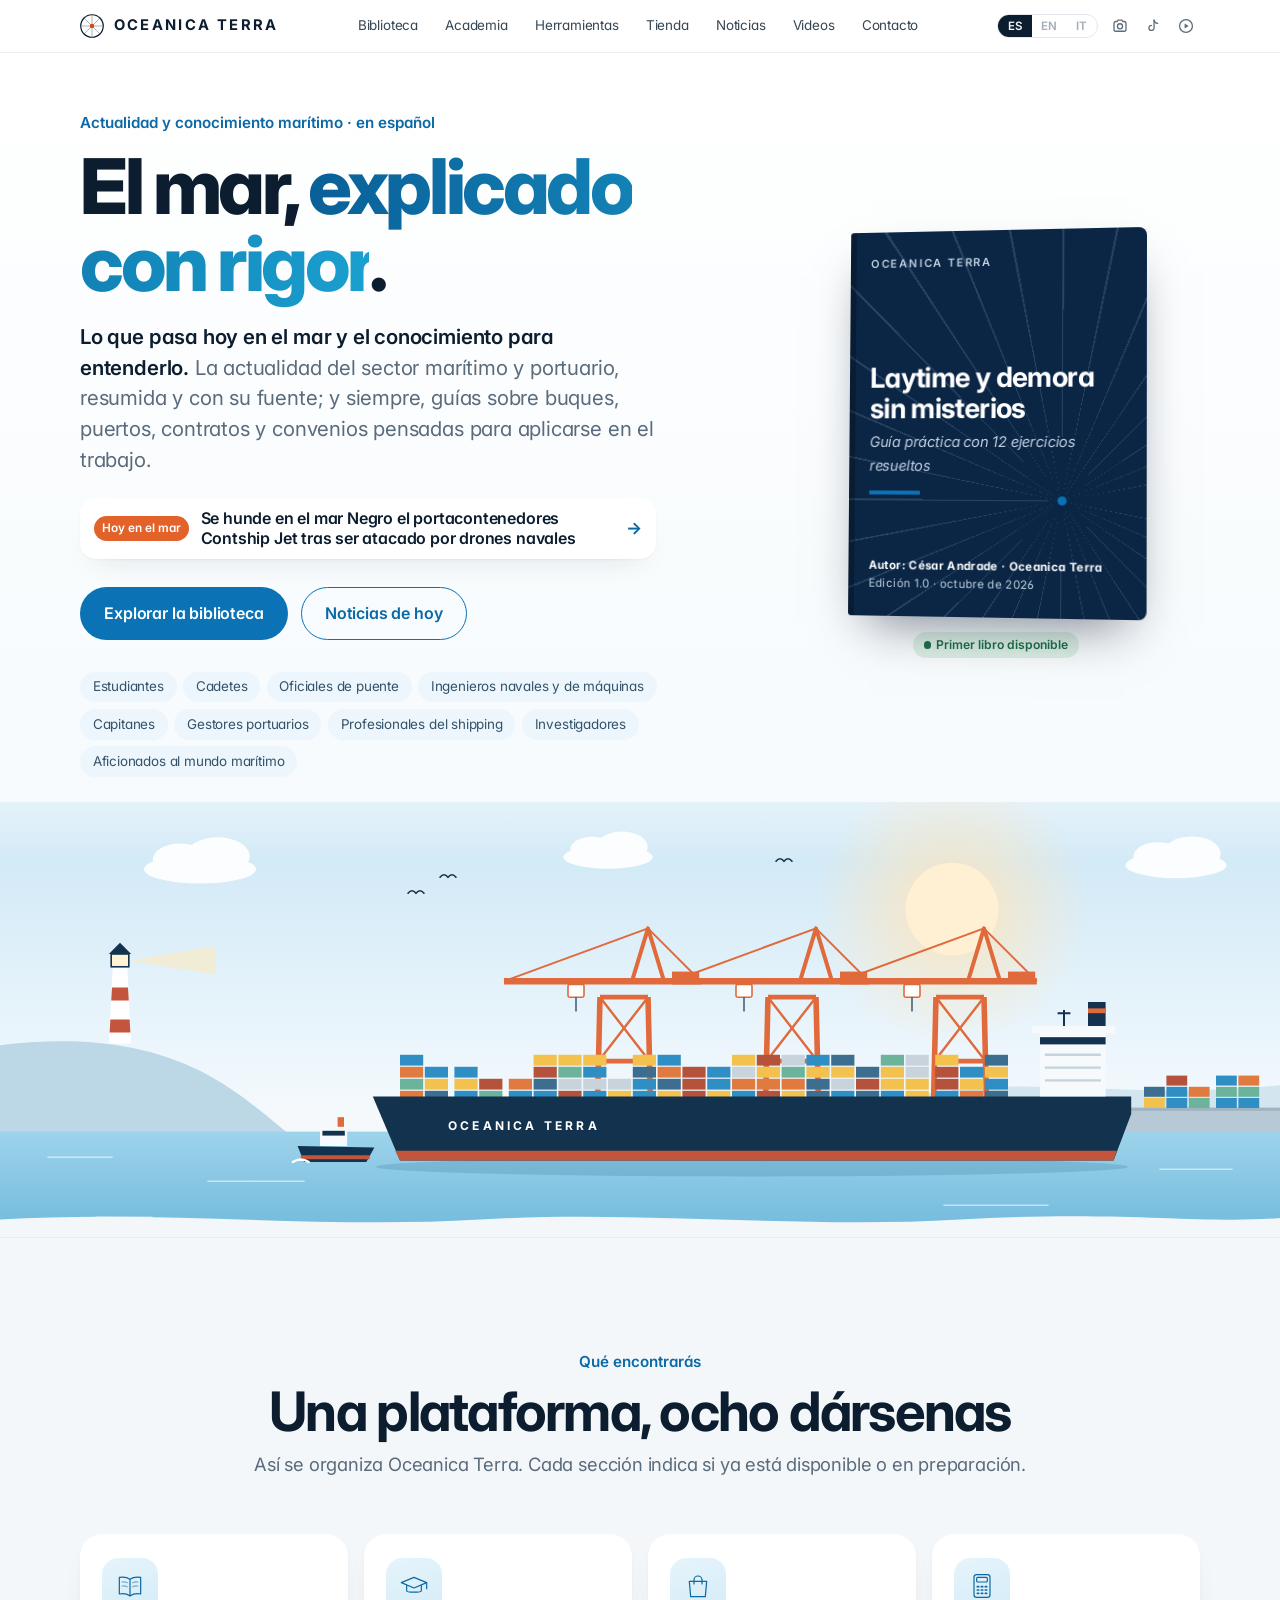
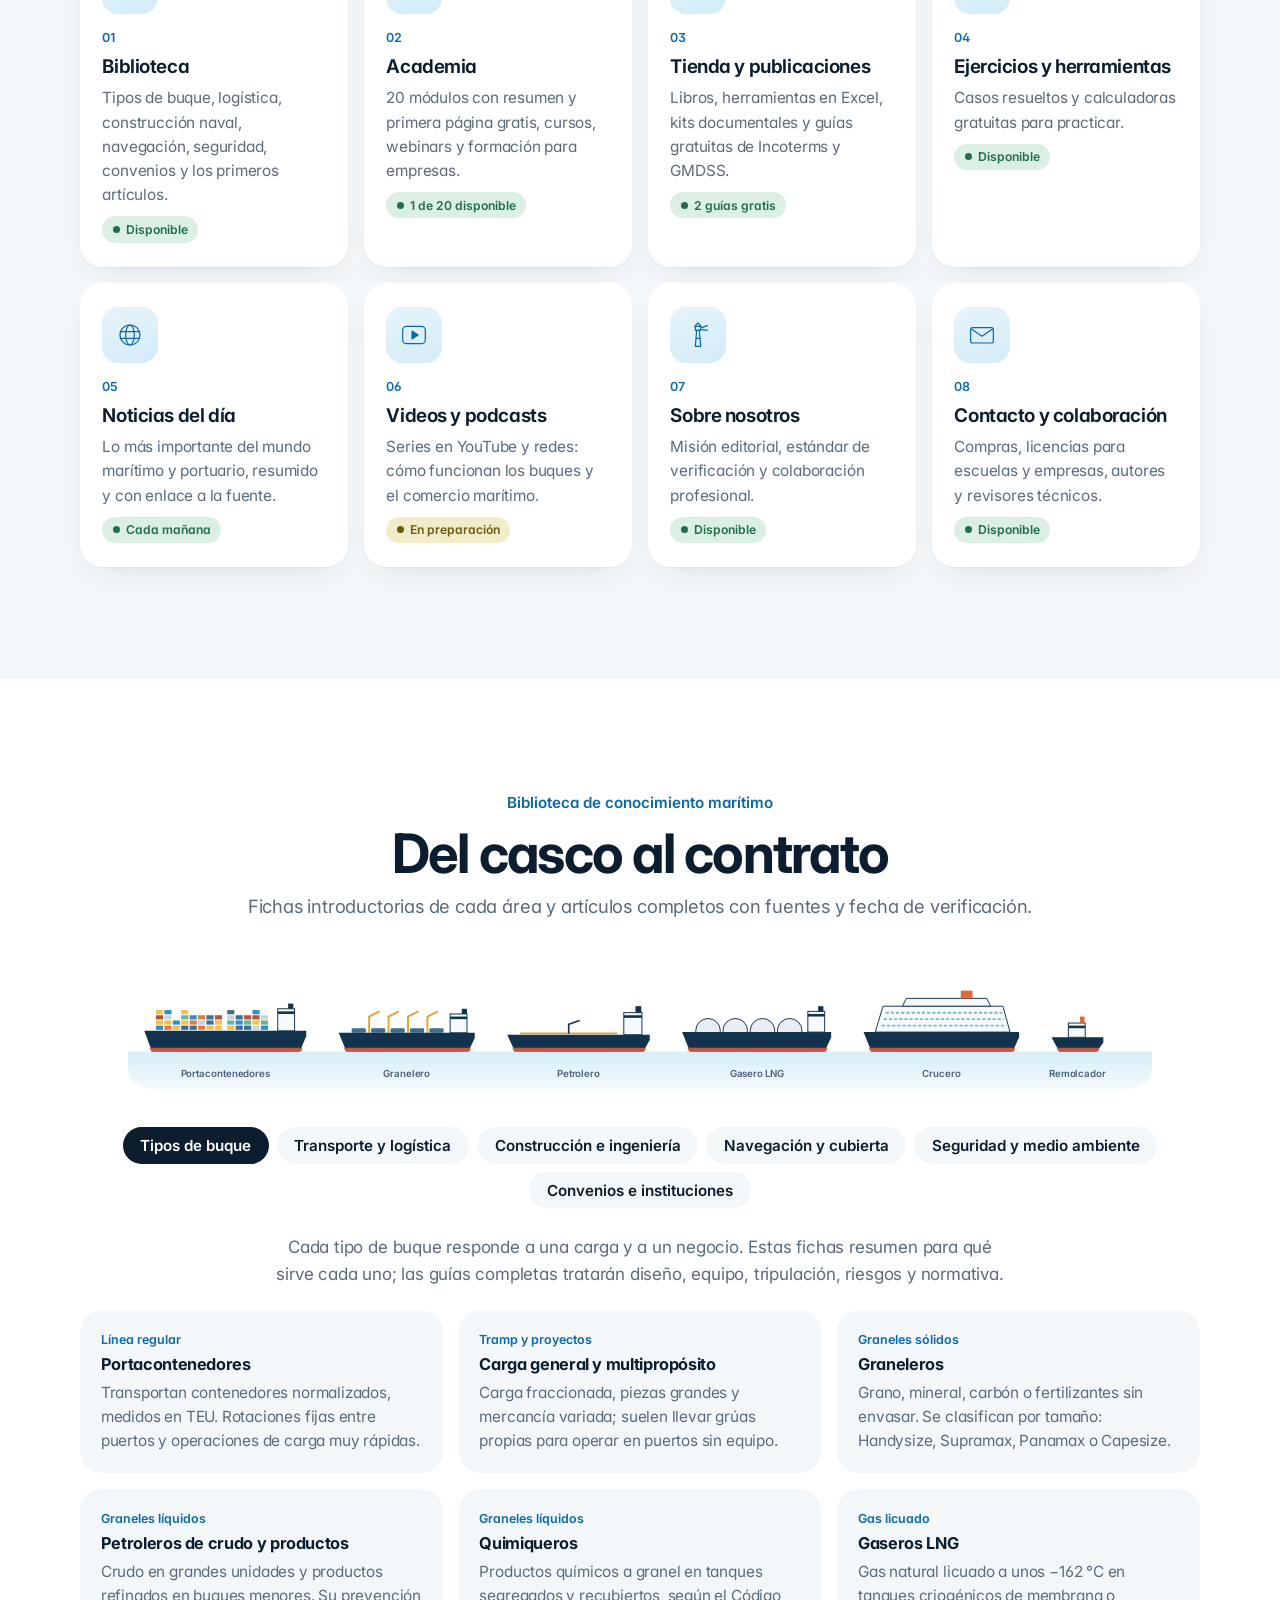
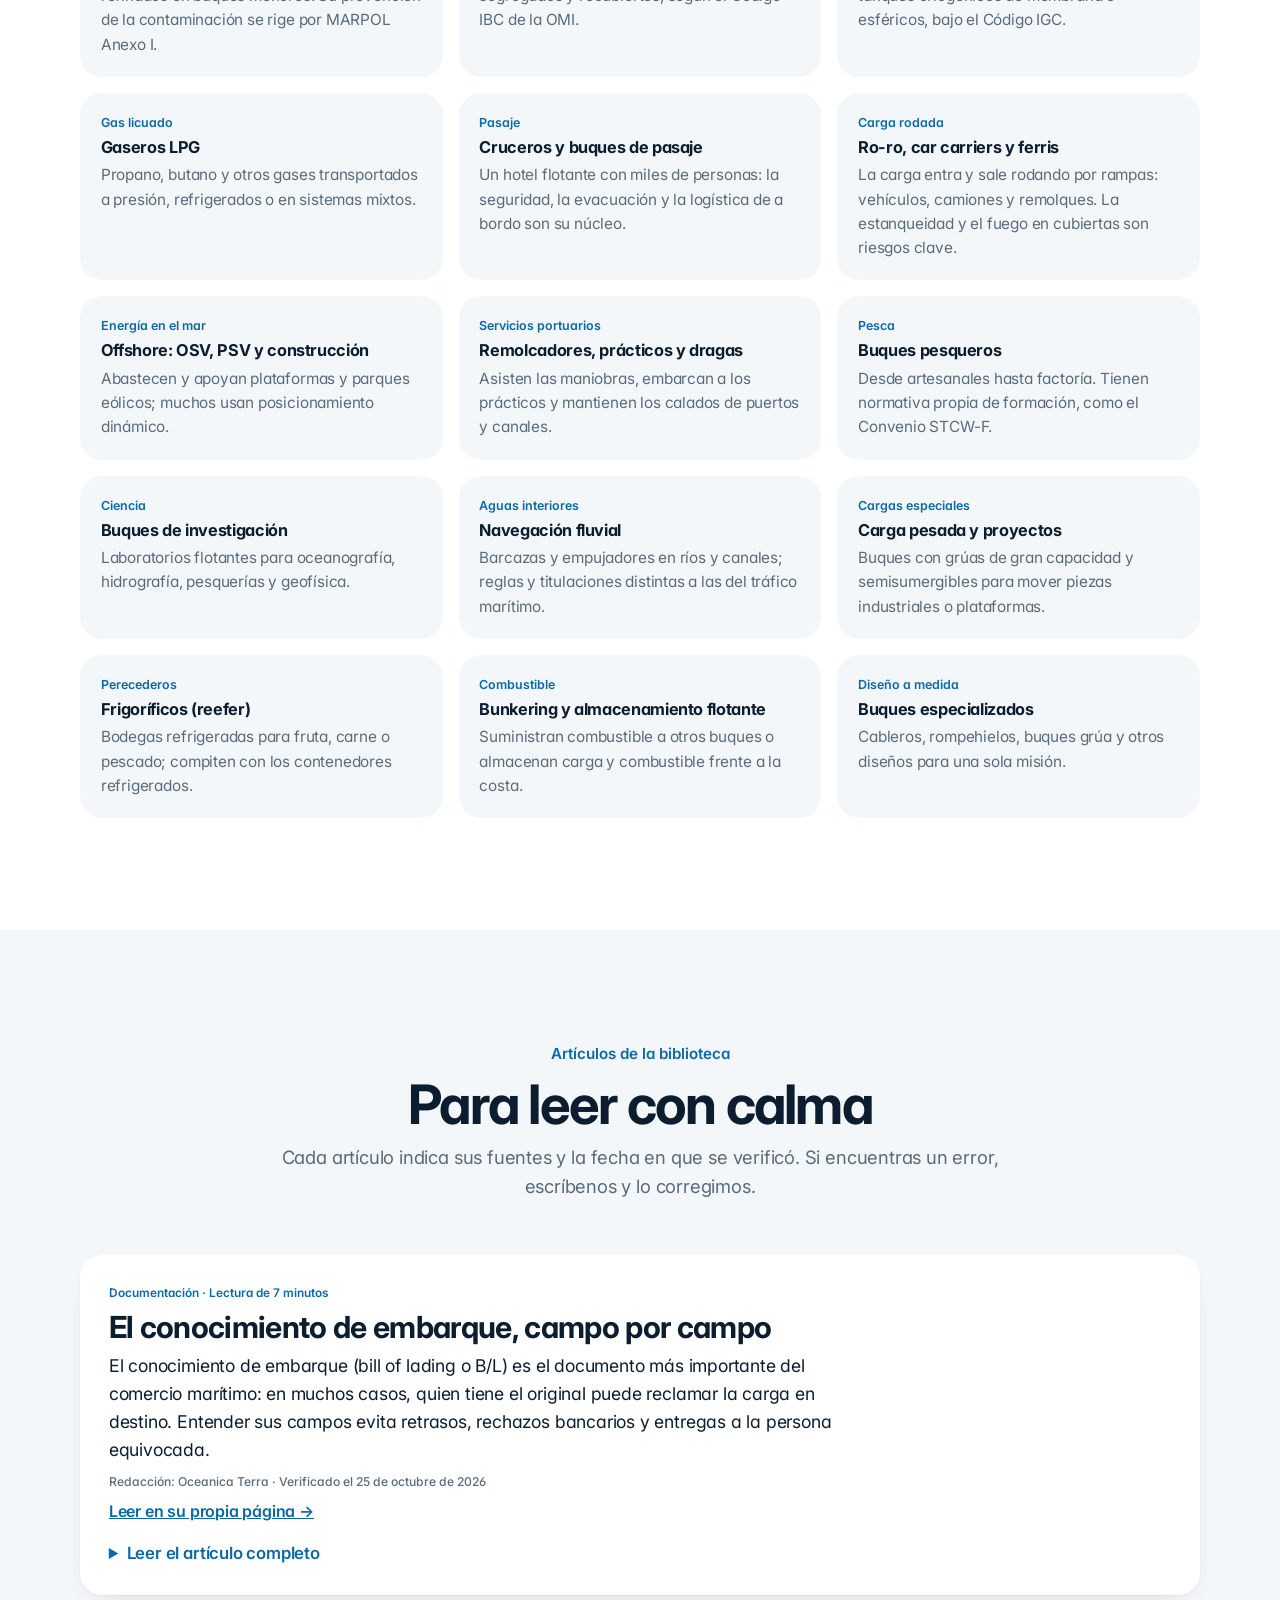
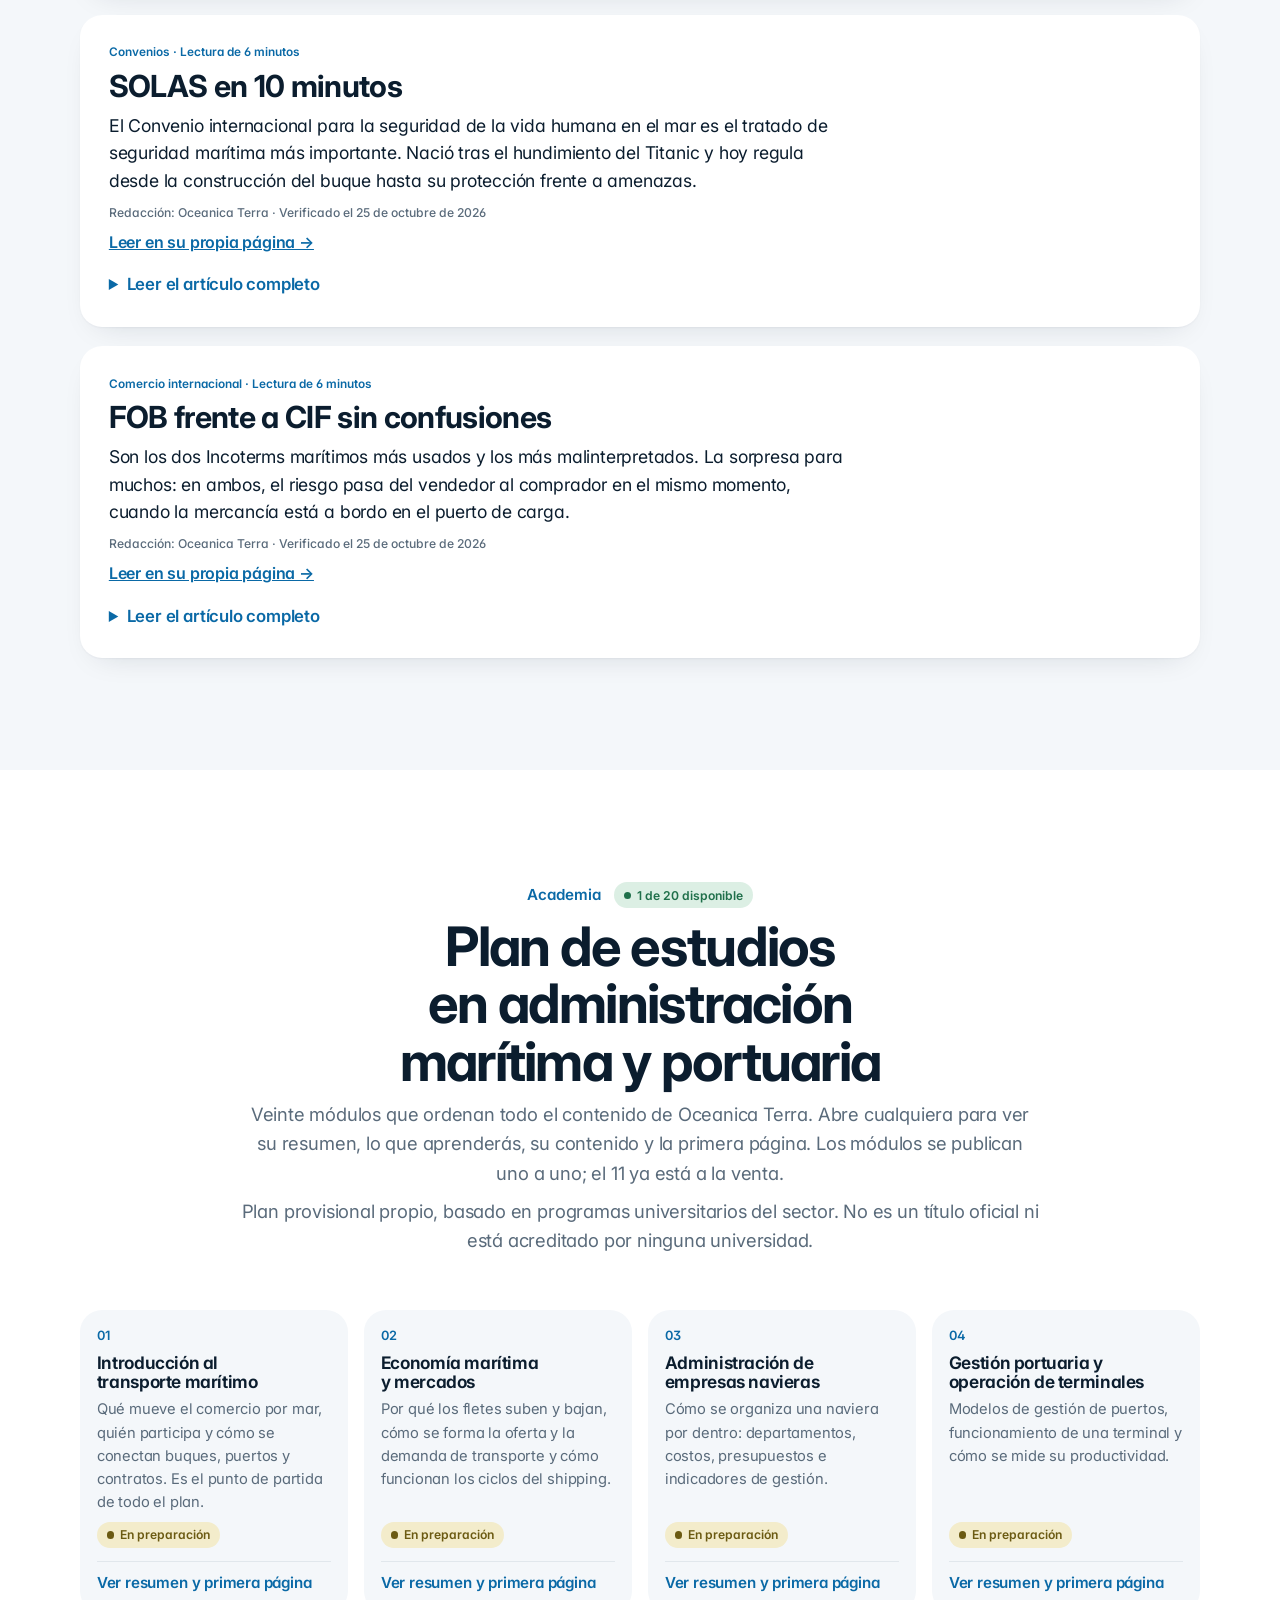
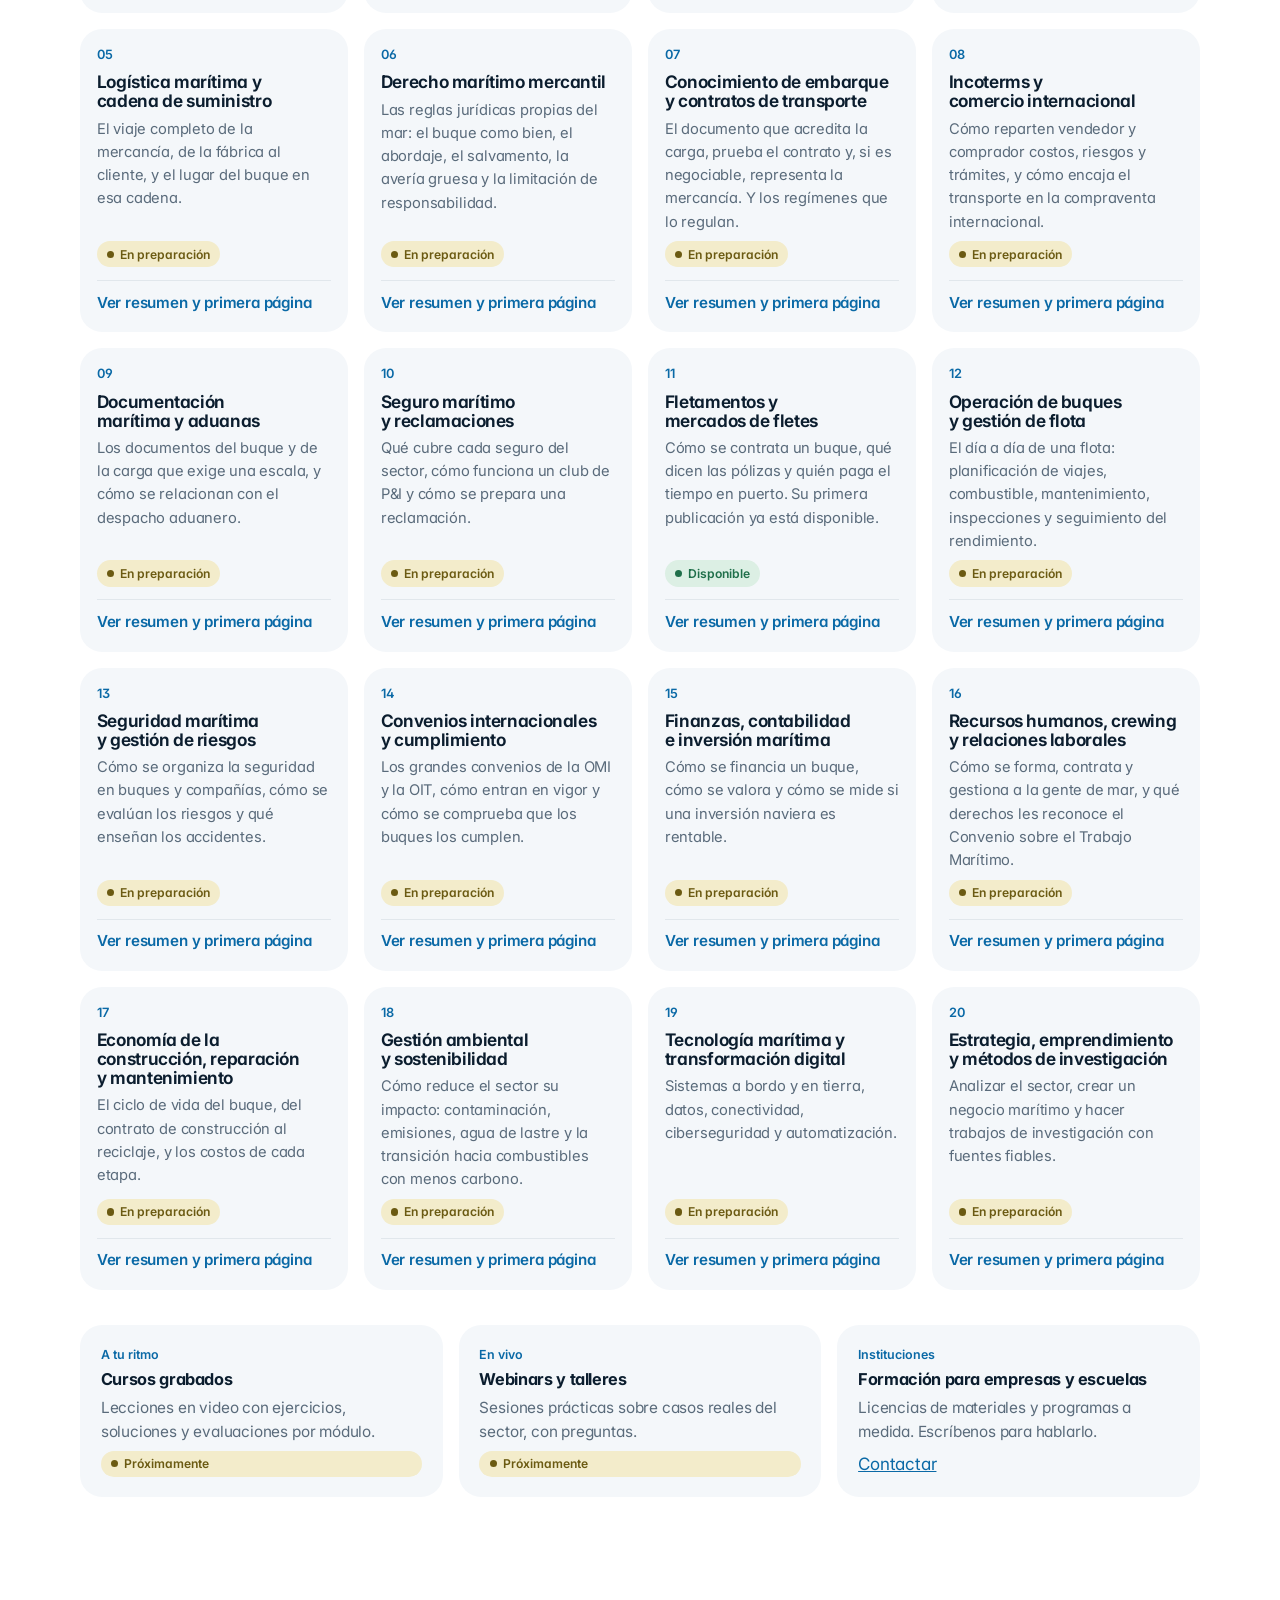
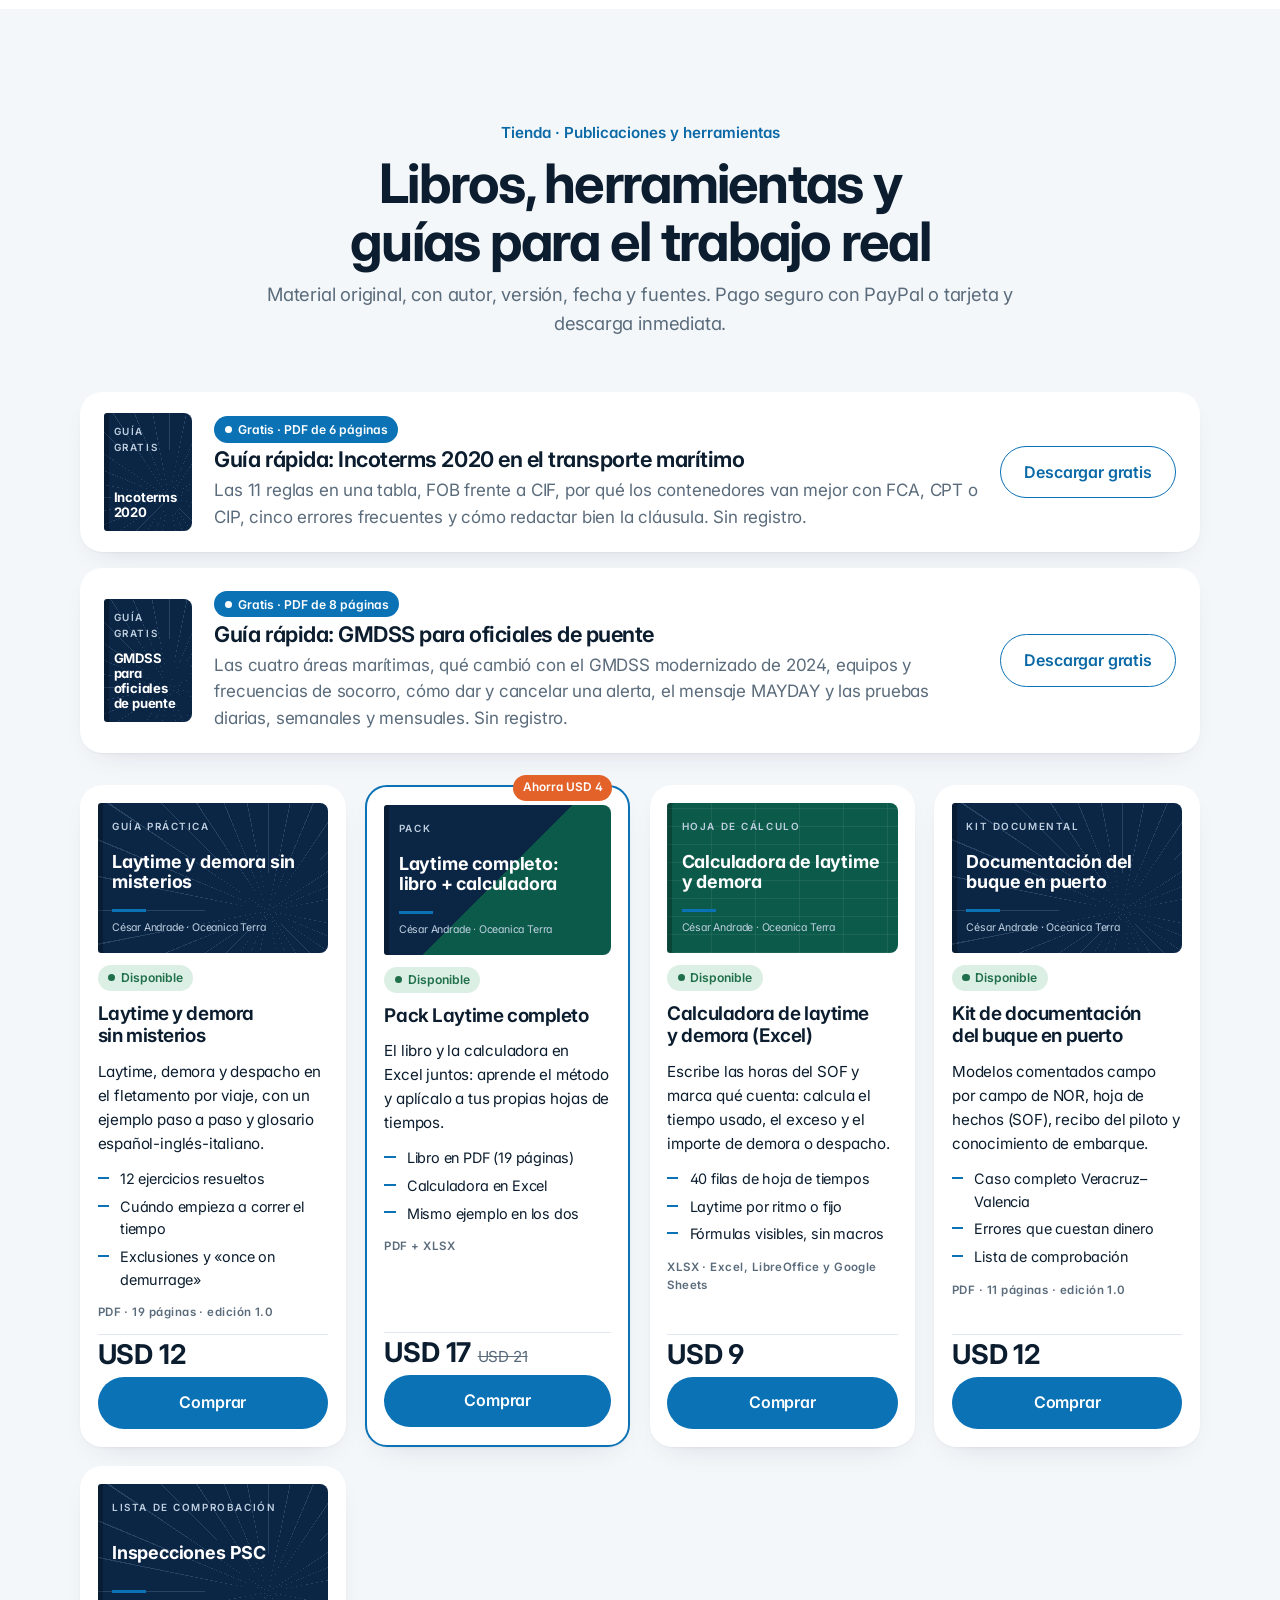
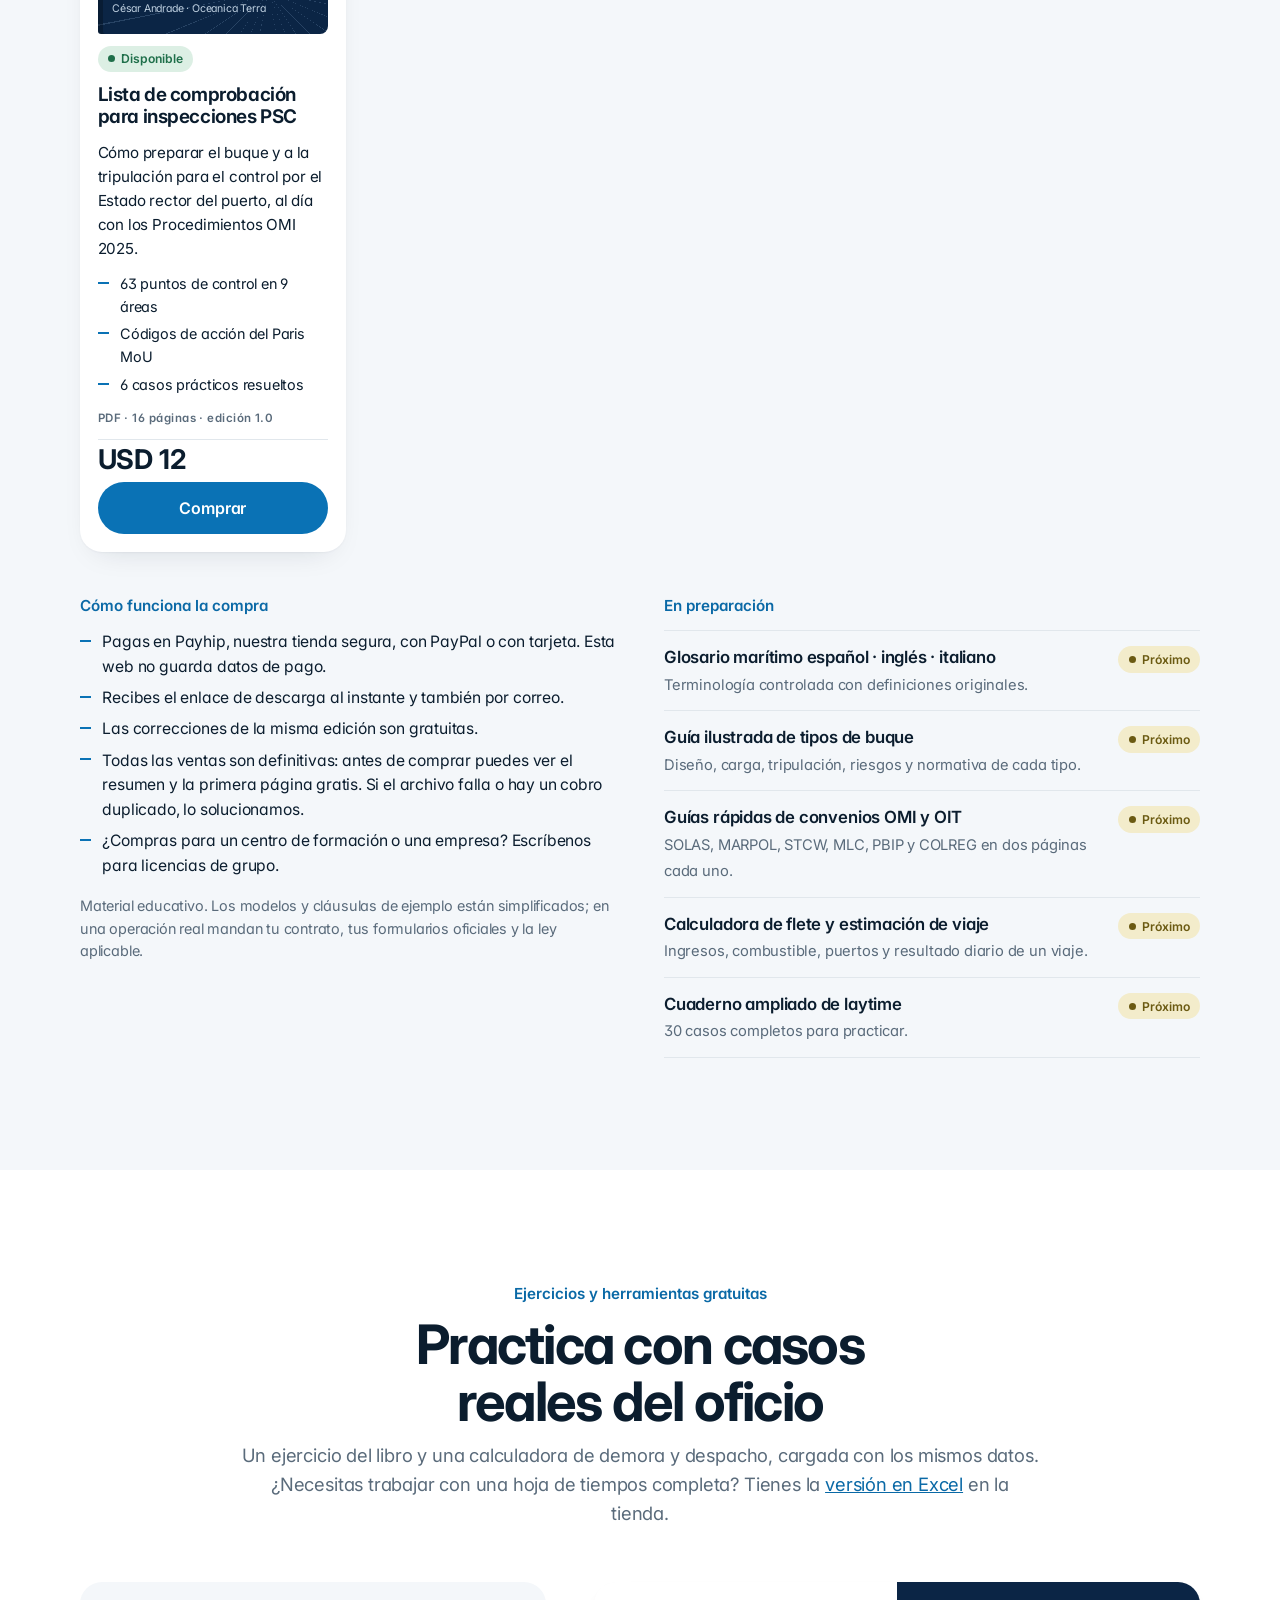
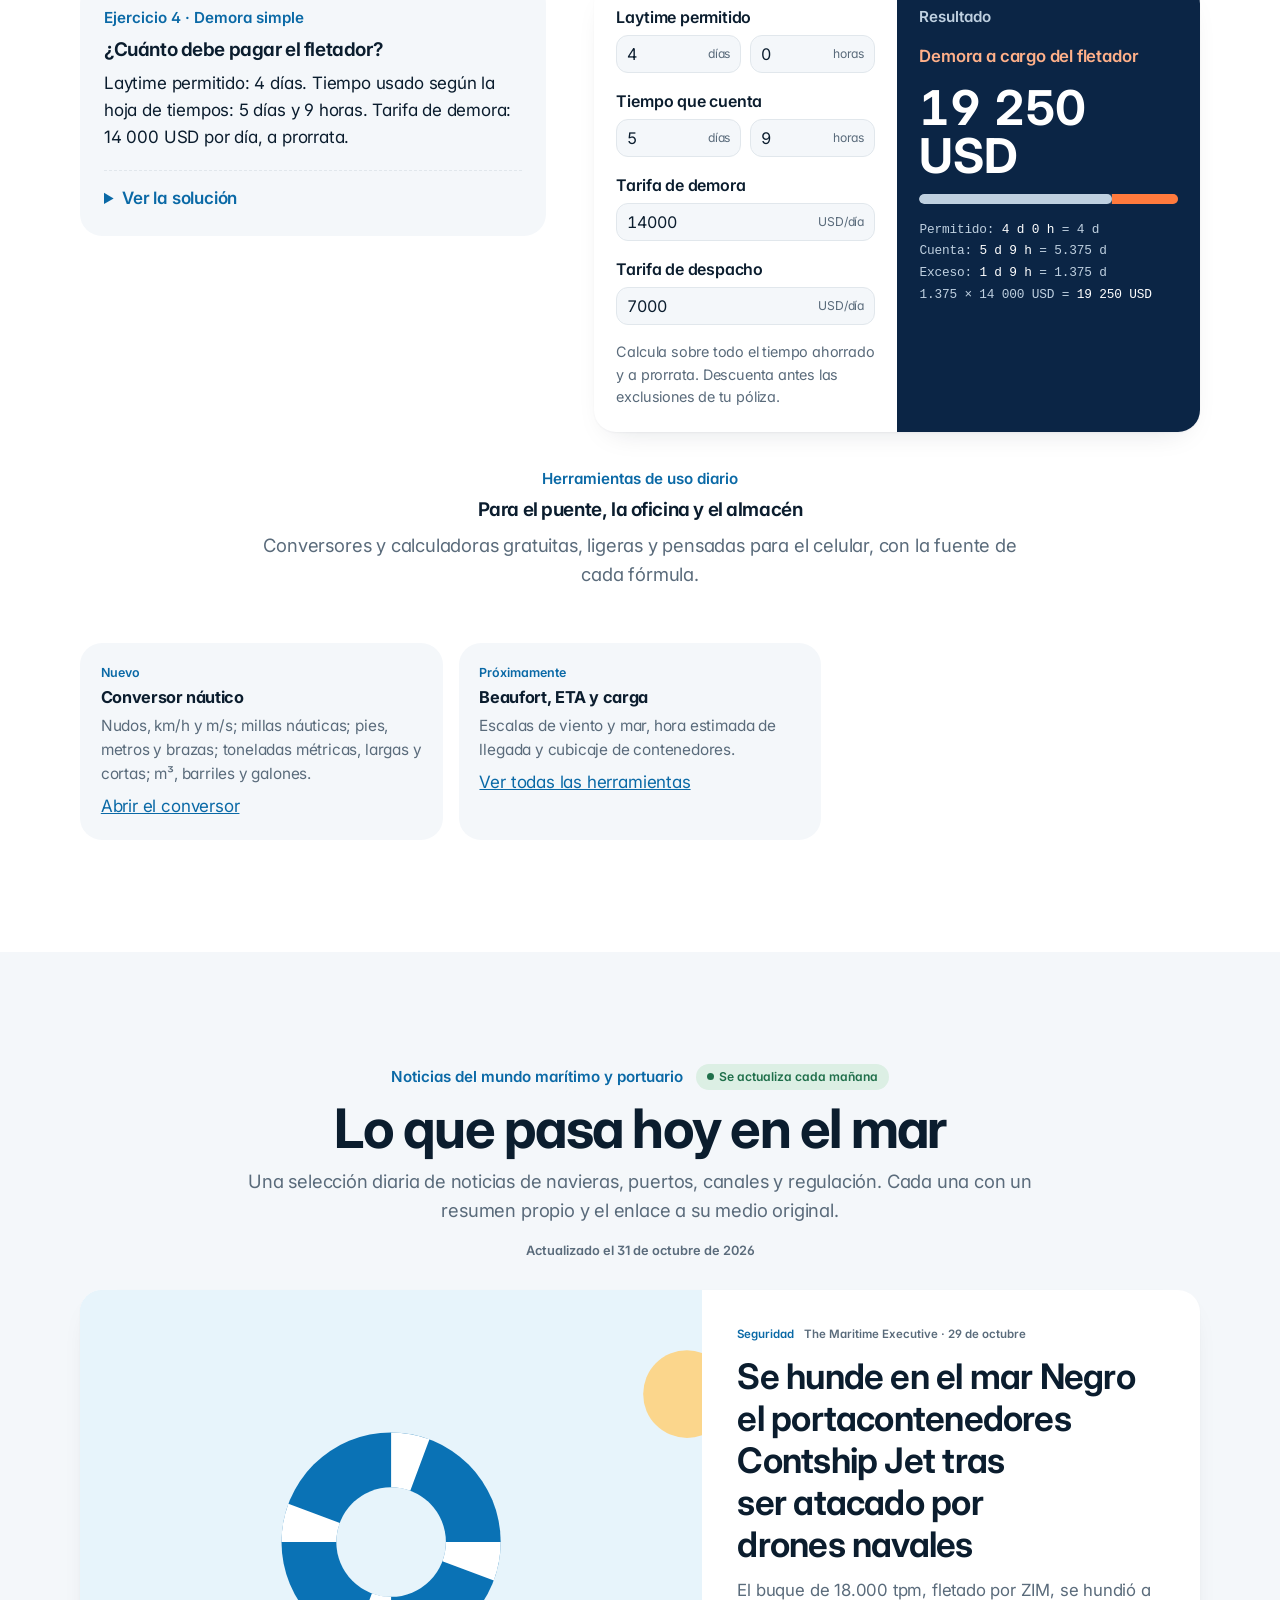
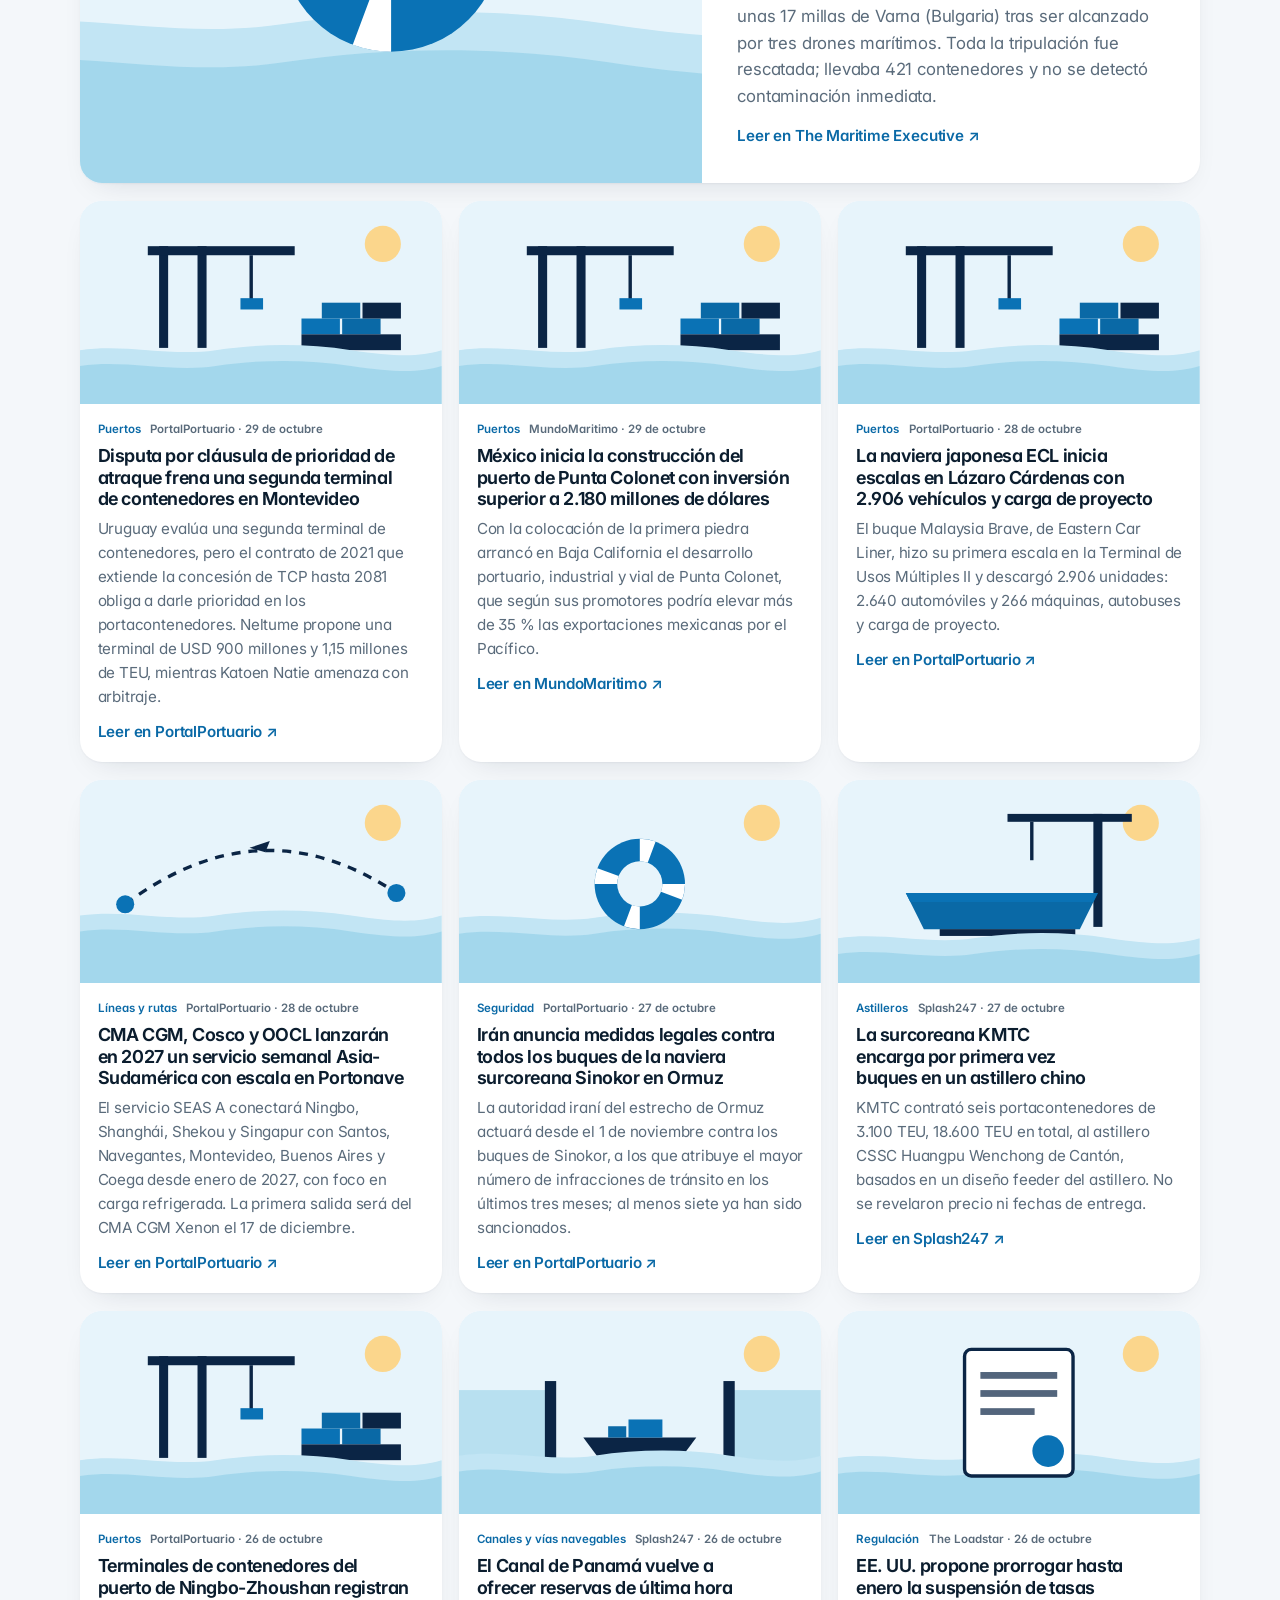
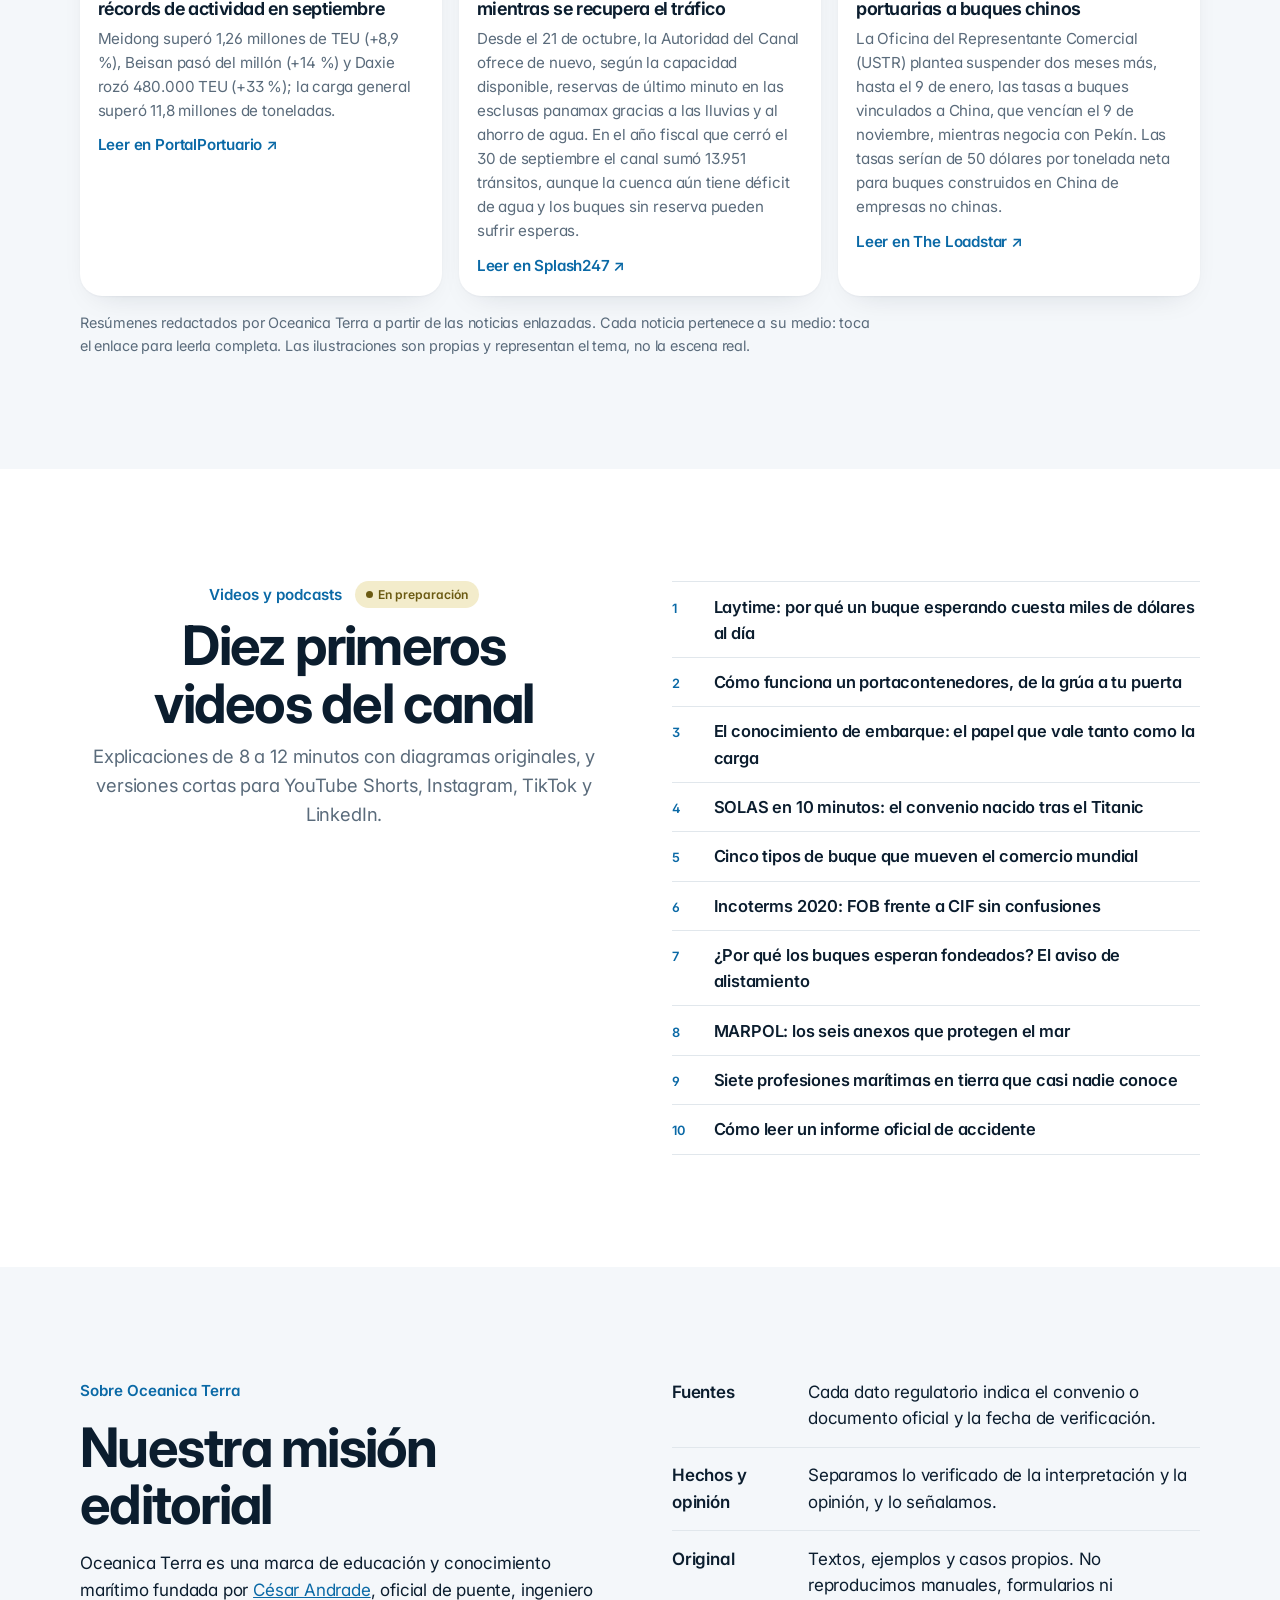
<file: index.html>
<!doctype html>
<html lang="es">
<head>
<meta charset="utf-8">
<meta name="viewport" content="width=device-width, initial-scale=1, viewport-fit=cover">
<link rel="icon" href="data:image/svg+xml,%3Csvg xmlns='http://www.w3.org/2000/svg' viewBox='0 0 32 32'%3E%3Ccircle cx='16' cy='16' r='15' fill='%230B2545'/%3E%3Ccircle cx='16' cy='16' r='4' fill='%23D9480F'/%3E%3C/svg%3E">
<style>:root{padding-top:env(safe-area-inset-top,0px);padding-bottom:env(safe-area-inset-bottom,0px)}body{margin:0}img{max-width:100%}[hidden]{display:none!important}</style>
<title>Oceanica Terra · Noticias y guías marítimas en español</title>
<meta name="description" content="Oceanica Terra: noticias diarias del sector marítimo y portuario, con su fuente, y guías en español sobre buques, puertos, contratos y convenios.">
<link rel="canonical" href="https://www.oceanicaterra.com/">
<meta name="theme-color" content="#0B2545">
<meta name="robots" content="index, follow, max-image-preview:large">
<meta property="og:type" content="website">
<meta property="og:site_name" content="Oceanica Terra">
<meta property="og:locale" content="es_ES">
<meta property="og:url" content="https://www.oceanicaterra.com/">
<meta property="og:title" content="Oceanica Terra · El mar, explicado con rigor">
<meta property="og:description" content="Noticias diarias del sector marítimo y portuario, con su fuente, y guías en español sobre buques, puertos, contratos y convenios.">
<meta property="og:image" content="https://www.oceanicaterra.com/assets/og-oceanica-terra.jpg">
<meta property="og:image:width" content="1200">
<meta property="og:image:height" content="630">
<meta property="og:image:alt" content="Oceanica Terra: El mar, explicado con rigor. Actualidad y conocimiento marítimo en español.">
<meta name="twitter:card" content="summary_large_image">
<meta name="twitter:title" content="Oceanica Terra · El mar, explicado con rigor">
<meta name="twitter:description" content="Noticias diarias del sector marítimo y portuario, con su fuente, y guías en español sobre buques, puertos, contratos y convenios.">
<meta name="twitter:image" content="https://www.oceanicaterra.com/assets/og-oceanica-terra.jpg">
<script type="application/ld+json">{"@context":"https://schema.org","@graph":[{"@type":"Organization","@id":"https://www.oceanicaterra.com/#org","name":"Oceanica Terra","url":"https://www.oceanicaterra.com/","logo":"https://www.oceanicaterra.com/assets/og-oceanica-terra.jpg","email":"contacto@oceanicaterra.com","sameAs":["https://www.instagram.com/oceanicaterra/","https://www.facebook.com/1388088841059206","https://www.tiktok.com/@oceanicaterra","https://www.youtube.com/channel/UCG6881kVqyRiSnb0mSk_nrA"]},{"@type":"WebSite","@id":"https://www.oceanicaterra.com/#web","url":"https://www.oceanicaterra.com/","name":"Oceanica Terra","inLanguage":"es","publisher":{"@id":"https://www.oceanicaterra.com/#org"}}]}</script>
<link rel="preconnect" href="https://fonts.googleapis.com">
<link rel="preconnect" href="https://fonts.gstatic.com" crossorigin>
<link rel="stylesheet" href="https://fonts.googleapis.com/css2?family=Inter:wght@400;500;600;700;800&display=swap">
<style>
/* Layout: mar claro, siempre en tema claro. Portada con olas en movimiento, fondo con líneas de oleaje muy suaves y pie de página como fondo marino; las tarjetas blancas mantienen el texto legible */
:root {
  --paper: #F3F9FC;
  --surface: #FFFFFF;
  --ink: #0A2540;
  --muted: #4A6075;
  --rule: #D3E2EB;
  --accent: #D9480F;
  --accent-ink: #0B6E8F;
  --on-accent: #FFFFFF;
  --cover-bg: #0B2545;
  --cover-line: rgba(140, 175, 210, .22);
  --cover-fg: #FFFFFF;
  --cover-soft: #BFD0E0;
  --good: #1F6F4A;
  --good-bg: #DCEFE4;
  --wait: #6B5A12;
  --wait-bg: #F3ECCB;
  --sea-1: #E2F3FA;
  --sea-2: #B5E1F0;
  --sea-3: #6FC0DE;
  --sea-line: #BFE3F0;
  --hero-top: #FFFFFF;
  --hero-bottom: #DFF2FA;
  --glow: rgba(111, 192, 222, .28);
  --deep: #0B3A57;
  --deep-fg: #FFFFFF;
  --deep-soft: #C3DDEA;
  --shadow: 0 1px 2px rgba(10, 37, 64, .05), 0 10px 28px -14px rgba(10, 37, 64, .22);
  --font-display: "IBM Plex Sans Condensed", "Arial Narrow", "Helvetica Neue", Arial, sans-serif;
  --font-body: "Source Serif 4", Georgia, "Times New Roman", serif;
  color-scheme: light;
  --font-mono: "IBM Plex Mono", ui-monospace, "SFMono-Regular", Menlo, Consolas, monospace;
}

* { box-sizing: border-box; }
html { scroll-behavior: smooth; }
@media (prefers-reduced-motion: reduce) { html { scroll-behavior: auto; } }
body {
  background-color: var(--paper); color: var(--ink);
  background-image:
    radial-gradient(ellipse 70% 45% at 8% 18%, var(--glow), transparent 62%),
    radial-gradient(ellipse 60% 45% at 95% 55%, var(--glow), transparent 62%),
    radial-gradient(ellipse 70% 40% at 35% 98%, var(--glow), transparent 62%);
  background-attachment: fixed;
  font-family: var(--font-body); font-size: 1.0625rem; line-height: 1.6;
  -webkit-font-smoothing: antialiased;
}
body::before { content: ""; position: fixed; inset: 0 0 auto; height: env(safe-area-inset-top, 0px); z-index: 10; background: var(--paper); }
.wrap {
  max-width: 72rem; margin: 0 auto;
  padding-left: max(16px, env(safe-area-inset-left, 0px));
  padding-right: max(16px, env(safe-area-inset-right, 0px));
}
h1, h2, h3, h4 { font-family: var(--font-display); line-height: 1.1; text-wrap: balance; margin: 0; letter-spacing: -.01em; }
h2 { font-size: clamp(1.8rem, 3.6vw, 2.6rem); font-weight: 700; }
h3 { font-size: 1.18rem; font-weight: 600; }
h4 { font-size: 1.02rem; font-weight: 600; }
p { margin: 0; }
a { color: var(--accent-ink); }
ul, ol { margin: 0; }
.label { font-family: var(--font-mono); font-size: .74rem; letter-spacing: .12em; text-transform: uppercase; color: var(--muted); }
.muted { color: var(--muted); }
:focus-visible { outline: 2px solid var(--accent); outline-offset: 3px; border-radius: 2px; }
section[id], main[id] { scroll-margin-top: 5rem; }

/* Mar de fondo */
.bg-sea { position: fixed; inset: 0; z-index: -1; pointer-events: none; overflow: hidden; }
.bg-sea svg { position: absolute; left: 0; width: 200%; height: 100%; }
.bg-sea path { fill: none; stroke: var(--sea-line); stroke-width: 1.3; vector-effect: non-scaling-stroke; }
.hero { position: relative; overflow: hidden; background:
  radial-gradient(ellipse 55% 60% at 12% 0%, var(--glow), transparent 70%),
  radial-gradient(ellipse 45% 55% at 92% 25%, var(--glow), transparent 70%),
  linear-gradient(180deg, var(--hero-top) 0%, var(--hero-bottom) 100%);
  padding-bottom: clamp(60px, 9vw, 120px); }
.hero > .wrap { position: relative; z-index: 1; }
.waves { position: absolute; left: 0; right: 0; bottom: -1px; height: clamp(70px, 10vw, 140px); overflow: hidden; pointer-events: none; }
.waves svg { position: absolute; bottom: 0; left: 0; width: 200%; height: 100%; }
.waves .w1 path { fill: var(--sea-2); opacity: .75; }
.waves .w2 path { fill: var(--sea-3); opacity: .35; }
.waves .w3 path { fill: var(--surface); }
.shore { position: relative; height: clamp(50px, 7vw, 90px); background: var(--surface); overflow: hidden; }
.shore svg { position: absolute; bottom: -1px; left: 0; width: 200%; height: 100%; }
.shore .s1 path { fill: var(--sea-3); opacity: .45; }
.shore .s2 path { fill: var(--deep); }
@media (prefers-reduced-motion: no-preference) {
  .waves .w1 { animation: drift 38s linear infinite; }
  .waves .w2 { animation: drift 26s linear infinite reverse; }
  .waves .w3 { animation: drift 18s linear infinite; }
  .shore .s1 { animation: drift 30s linear infinite reverse; }
  .shore .s2 { animation: drift 22s linear infinite; }
  .bg-sea svg { animation: drift 90s linear infinite; }
}
@keyframes drift { from { transform: translateX(0); } to { transform: translateX(-50%); } }

/* Estado */
.chip { display: inline-flex; align-items: center; gap: .35rem; font-family: var(--font-mono); font-size: .7rem; letter-spacing: .06em; text-transform: uppercase; padding: .18rem .55rem; border-radius: 999px; white-space: nowrap; }
.chip::before { content: ""; width: .45rem; height: .45rem; border-radius: 50%; background: currentColor; }
.chip.on { color: var(--good); background: var(--good-bg); }
.chip.soon { color: var(--wait); background: var(--wait-bg); }

/* Cabecera */
header.top { position: sticky; top: env(safe-area-inset-top, 0px); z-index: 5; background: color-mix(in srgb, var(--paper) 93%, transparent); backdrop-filter: blur(6px); border-bottom: 1px solid var(--rule); }
header.top .wrap { display: flex; align-items: center; justify-content: space-between; gap: .8rem 1.2rem; padding-block: .7rem; flex-wrap: wrap; }
.brand { display: flex; align-items: center; gap: .6rem; text-decoration: none; color: var(--ink); }
.brand svg { width: 28px; height: 28px; flex: none; }
.brand span { font-family: var(--font-display); font-weight: 700; font-size: 1.05rem; letter-spacing: .14em; }
nav.links { display: flex; gap: .4rem 1rem; flex-wrap: wrap; align-items: center; font-family: var(--font-display); font-size: .98rem; }
nav.links a { color: var(--ink); text-decoration: none; }
nav.links a:hover { color: var(--accent-ink); }
.langs { display: inline-flex; border: 1px solid var(--rule); border-radius: 999px; overflow: hidden; }
.langs button { font-family: var(--font-mono); font-size: .76rem; background: transparent; color: var(--muted); border: 0; padding: .22rem .6rem; cursor: pointer; }
.langs button[aria-pressed="true"] { background: var(--ink); color: var(--paper); }
.langs button.soon { opacity: .55; }
.langs button.soon[aria-pressed="true"] { opacity: 1; }

/* Redes sociales: siempre visibles en la cabecera fija y en el pie */
.social { display: inline-flex; gap: .35rem; align-items: center; }
.social a { display: inline-flex; align-items: center; gap: .3rem; padding: .22rem .55rem; border: 1px solid var(--rule); border-radius: 999px; color: var(--ink); text-decoration: none; font-family: var(--font-mono); font-size: .74rem; line-height: 1; }
.social a:hover, .social a:focus-visible { color: var(--accent-ink); border-color: currentColor; }
.social svg { width: 18px; height: 18px; flex: none; }
header.top .social span { position: absolute; width: 1px; height: 1px; overflow: hidden; clip: rect(0 0 0 0); white-space: nowrap; }
header.top .social a { padding: .3rem; }
.social.foot a { color: var(--deep-soft); border-color: currentColor; font-size: .8rem; padding: .35rem .7rem; }
.social.foot a:hover, .social.foot a:focus-visible { color: #fff; }
.social.foot svg { width: 20px; height: 20px; }
.social-row { display: flex; flex-wrap: wrap; align-items: center; gap: .6rem; margin: 0; }
.langnote { background: var(--wait-bg); color: var(--wait); font-family: var(--font-display); font-size: 1rem; }
.langnote .wrap { padding-block: .6rem; }

/* Botones */
.btn { box-shadow: 0 6px 16px -10px rgba(10, 37, 64, .45); display: inline-flex; align-items: center; justify-content: center; gap: .5rem; font-family: var(--font-display); font-weight: 600; font-size: 1.05rem; letter-spacing: .02em; padding: .78rem 1.25rem; border-radius: 6px; text-decoration: none; cursor: pointer; border: 2px solid transparent; }
.btn-primary { background: var(--accent); color: var(--on-accent); }
.btn-primary:hover { filter: brightness(1.06); }
.btn-ghost { border-color: var(--ink); color: var(--ink); background: transparent; }
.btn-ghost:hover { background: var(--surface); }
.btn[aria-disabled="true"] { background: var(--rule); color: var(--muted); cursor: default; filter: none; }

/* Hero */
.hero .wrap { display: grid; grid-template-columns: minmax(0, 1.35fr) minmax(0, .85fr); gap: clamp(2rem, 5vw, 4.5rem); align-items: center; padding-block: clamp(2.5rem, 6vw, 5rem); }
.hero h1 { font-size: clamp(2.6rem, 6.4vw, 4.6rem); font-weight: 700; margin-top: .9rem; }
.hero h1 em { font-style: normal; color: var(--accent-ink); }
.hero .lede { font-size: 1.2rem; color: var(--muted); max-width: 36rem; margin-top: 1.2rem; }
.hero .lede-k { color: var(--ink); font-weight: 600; }
.today { display: flex; align-items: center; gap: .7rem; margin-top: 1.4rem; max-width: 36rem; padding: .65rem .9rem; background: color-mix(in srgb, var(--surface) 85%, transparent); border: 1px solid var(--rule); border-radius: 12px; box-shadow: var(--shadow); color: var(--ink); text-decoration: none; }
.today:hover { border-color: var(--accent-ink); }
.today-k { flex: none; font-family: var(--font-mono); font-size: .7rem; letter-spacing: .08em; text-transform: uppercase; color: var(--on-accent); background: var(--accent); padding: .2rem .5rem; border-radius: 999px; }
.today-t { flex: 1; min-width: 0; font-family: var(--font-display); font-weight: 600; font-size: 1rem; line-height: 1.25; overflow: hidden; display: -webkit-box; -webkit-line-clamp: 2; -webkit-box-orient: vertical; }
.today-go { flex: none; color: var(--accent-ink); font-weight: 700; }
.hero .ctas { display: flex; gap: .8rem; flex-wrap: wrap; margin-top: 1.8rem; }
.audience { margin-top: 2rem; display: flex; flex-wrap: wrap; gap: .4rem; }
.audience span { font-family: var(--font-display); font-size: .92rem; border: 1px solid var(--rule); border-radius: 999px; padding: .15rem .65rem; color: var(--muted); }

/* Portada del libro */
.book { perspective: 1400px; display: grid; justify-items: center; gap: .9rem; }
.cover { width: min(100%, 300px); aspect-ratio: 8.5 / 11; max-width: 100%;
  background: repeating-conic-gradient(from 0deg at 72% 70%, var(--cover-line) 0deg .45deg, transparent .45deg 11.25deg), var(--cover-bg);
  color: var(--cover-fg); border-radius: 3px 8px 8px 3px; padding: 1.5rem 1.3rem; display: flex; flex-direction: column; justify-content: space-between; position: relative;
  box-shadow: inset 6px 0 0 rgba(0,0,0,.25), 0 24px 50px -20px rgba(5, 20, 40, .55); transform: rotateY(-8deg) rotateX(2deg); text-decoration: none; }
.cover::after { content: ""; position: absolute; left: 72%; top: 70%; width: 9px; height: 9px; margin: -4.5px; border-radius: 50%; background: var(--accent); }
.cover .k { font-family: var(--font-display); letter-spacing: .16em; font-size: .7rem; color: var(--cover-soft); font-weight: 600; }
.cover h3 { font-size: 1.75rem; font-weight: 700; color: var(--cover-fg); margin-top: 1.8rem; }
.cover i { font-family: var(--font-body); color: var(--cover-soft); font-size: .92rem; display: block; margin-top: .5rem; }
.cover .bar { width: 52px; height: 4px; background: var(--accent); margin-top: .8rem; }
.cover small { font-family: var(--font-display); color: var(--cover-soft); font-size: .72rem; letter-spacing: .03em; }
.cover small b { color: var(--cover-fg); }
@media (prefers-reduced-motion: no-preference) { .cover { transition: transform .5s ease; } .book:hover .cover { transform: rotateY(-2deg); } }

/* Secciones */
section.band { padding-block: clamp(3rem, 7vw, 5.5rem); }
section.band.alt { background: color-mix(in srgb, var(--surface) 94%, transparent); }
.sec-head { display: grid; gap: .6rem; max-width: 46rem; margin-bottom: 2.2rem; }
.sec-head p:not(.label) { color: var(--muted); font-size: 1.1rem; }
.sec-head .row { display: flex; gap: .8rem; align-items: center; flex-wrap: wrap; }

/* Índice de la plataforma */
.harbour { display: grid; grid-template-columns: repeat(4, minmax(0, 1fr)); border-top: 2px solid var(--ink); }
.harbour a { display: grid; gap: .45rem; align-content: start; padding: 1.1rem 1rem 1.2rem 0; border-bottom: 1px solid var(--rule); text-decoration: none; color: var(--ink); }
.harbour a:hover h3 { color: var(--accent-ink); }
.harbour .n { font-family: var(--font-mono); font-size: .78rem; color: var(--accent-ink); }
.harbour p { color: var(--muted); font-size: .96rem; }

/* Biblioteca */
.tabs { display: flex; flex-wrap: wrap; gap: .4rem; margin-bottom: 1.6rem; }
.tabs button { font-family: var(--font-display); font-size: 1rem; font-weight: 600; border: 1px solid var(--rule); background: var(--paper); color: var(--ink); padding: .45rem .9rem; border-radius: 6px; cursor: pointer; }
section.alt .tabs button { background: var(--paper); }
.tabs button[aria-selected="true"] { background: var(--ink); color: var(--paper); border-color: var(--ink); }
.panel-intro { max-width: 46rem; color: var(--muted); margin-bottom: 1.4rem; }
.grid3 { display: grid; grid-template-columns: repeat(3, minmax(0, 1fr)); gap: 1rem; }
.entry { background: var(--paper); border: 1px solid var(--rule); border-radius: 12px; box-shadow: var(--shadow); padding: 1rem 1.1rem; display: grid; gap: .4rem; align-content: start; }
section:not(.alt) .entry { background: var(--surface); }
.entry .meta { font-family: var(--font-mono); font-size: .74rem; color: var(--accent-ink); letter-spacing: .04em; }
.entry p { font-size: .96rem; color: var(--muted); }
.tablewrap { overflow-x: auto; }
table.reg { width: 100%; border-collapse: collapse; font-size: .95rem; min-width: 640px; }
table.reg th, table.reg td { text-align: left; padding: .6rem .6rem; border-bottom: 1px solid var(--rule); vertical-align: top; }
table.reg th { font-family: var(--font-mono); font-size: .72rem; letter-spacing: .08em; text-transform: uppercase; color: var(--muted); font-weight: 500; }
table.reg td:first-child { font-family: var(--font-display); font-weight: 600; white-space: nowrap; }
table.reg td.y { font-family: var(--font-mono); font-variant-numeric: tabular-nums; white-space: nowrap; }
.kind { font-family: var(--font-mono); font-size: .72rem; padding: .1rem .45rem; border-radius: 4px; border: 1px solid var(--rule); white-space: nowrap; }
.footnote { font-size: .9rem; color: var(--muted); margin-top: 1rem; max-width: 50rem; }

/* Artículos */
.articles { display: grid; gap: 1.2rem; }
.art { background: var(--paper); border: 1px solid var(--rule); border-radius: 14px; box-shadow: var(--shadow); padding: clamp(1.1rem, 3vw, 1.8rem); }
.art-head { display: grid; gap: .5rem; max-width: 46rem; }
.art-head .meta { font-family: var(--font-mono); font-size: .74rem; color: var(--accent-ink); letter-spacing: .04em; }
.art-page { font-family: var(--font-display); font-weight: 600; font-size: 1rem; }
.art-page a { color: var(--accent-ink); }
.art-head h3 { font-size: clamp(1.4rem, 3vw, 1.9rem); font-weight: 700; }
.art-lede { font-size: 1.1rem; }
.byline { font-family: var(--font-mono); font-size: .76rem; color: var(--muted); }
.art-body { margin-top: 1rem; }
.art-body > summary { cursor: pointer; font-family: var(--font-display); font-weight: 600; color: var(--accent-ink); font-size: 1.05rem; }
.art-text { display: grid; gap: .9rem; max-width: 46rem; margin-top: 1rem; }
.art-text h4 { font-size: 1.15rem; margin-top: .6rem; }
.art-text ol, .art-text ul { padding-left: 1.2rem; display: grid; gap: .4rem; }
.art-text table.reg { background: var(--surface); }
.callout { border-left: 3px solid var(--accent); background: var(--surface); padding: .8rem 1rem; border-radius: 0 6px 6px 0; }
.sources { font-size: .9rem; color: var(--muted); }

/* Academia */
.modules { list-style: none; padding: 0; display: grid; grid-template-columns: repeat(2, minmax(0, 1fr)); gap: 0 2.5rem; counter-reset: m; }
.modules li { display: grid; grid-template-columns: 2.4rem minmax(0, 1fr) auto; gap: .6rem; align-items: baseline; padding: .6rem 0; border-bottom: 1px solid var(--rule); counter-increment: m; }
.modules li::before { content: counter(m, decimal-leading-zero); font-family: var(--font-mono); font-size: .82rem; color: var(--accent-ink); }
.modules li span { font-family: var(--font-display); font-size: 1.05rem; }
.formats { display: grid; grid-template-columns: repeat(3, minmax(0, 1fr)); gap: 1rem; margin-top: 2.2rem; }

/* Módulos */
.mods { display: grid; grid-template-columns: repeat(4, minmax(0, 1fr)); gap: 1rem; }
.mod { display: grid; gap: .45rem; grid-template-rows: auto auto 1fr auto auto; background: var(--surface); border: 1px solid var(--rule); border-radius: 14px; box-shadow: var(--shadow); padding: 1rem 1.05rem 1.1rem; text-decoration: none; color: var(--ink); transition: border-color .15s ease, transform .15s ease; }
section.alt .mod { background: var(--paper); }
.mod:hover { border-color: var(--accent); }
@media (prefers-reduced-motion: no-preference) { .mod:hover { transform: translateY(-2px); } }
.mod-n { font-family: var(--font-mono); font-size: .8rem; color: var(--accent-ink); }
.mod h3 { font-size: 1.08rem; }
.mod p { font-size: .92rem; color: var(--muted); }
.mod .chip { justify-self: start; }
.mod-more { font-family: var(--font-display); font-weight: 600; font-size: .95rem; color: var(--accent-ink); margin-top: .35rem; padding-top: .6rem; border-top: 1px solid var(--rule); }
.dlg { border: 0; padding: 0; border-radius: 12px; width: min(760px, calc(100vw - 32px)); max-height: calc(100vh - 32px); overflow: auto; background: var(--surface); color: var(--ink); box-shadow: 0 30px 80px -30px rgba(5, 20, 40, .6); }
.dlg:focus, .dlg:focus-visible { outline: none; }
.dlg::backdrop { background: rgba(8, 20, 34, .55); }
.dlg-in { padding: clamp(1.1rem, 3vw, 1.8rem); display: grid; gap: .9rem; }
.dlg-top { display: flex; justify-content: space-between; align-items: center; }
.dlg-x { border: 1px solid var(--rule); background: var(--paper); color: var(--ink); width: 2.2rem; height: 2.2rem; border-radius: 50%; font-size: 1.3rem; line-height: 1; cursor: pointer; }
.dlg h3 { font-size: clamp(1.4rem, 3.4vw, 1.9rem); font-weight: 700; }
.dlg h4 { font-size: 1.05rem; margin-bottom: .4rem; }
.dlg .chip { justify-self: start; }
.dlg-sum { font-size: 1.08rem; color: var(--muted); }
.dlg-cols { display: grid; grid-template-columns: minmax(0, 1fr) minmax(0, 1fr); gap: 1.4rem; }
.dlg-list { padding-left: 1.2rem; display: grid; gap: .3rem; font-size: .98rem; }
.firstpage { background: var(--paper); border: 1px solid var(--rule); border-radius: 4px; padding: clamp(1rem, 3vw, 1.6rem); display: grid; gap: .7rem; box-shadow: 0 1px 0 var(--rule), 0 6px 0 -3px var(--paper), 0 7px 0 -3px var(--rule); }
.fp-k { font-family: var(--font-display); font-size: .7rem; letter-spacing: .14em; color: var(--muted); font-weight: 600; }
.fp-t { font-family: var(--font-display); font-size: 1.25rem; }
.firstpage p { font-size: 1rem; }
.dlg-buy { display: flex; flex-wrap: wrap; gap: 1rem; justify-content: space-between; align-items: center; border-top: 1px solid var(--rule); padding-top: 1rem; }
.dlg-buy > div:first-child { display: grid; gap: .15rem; }
.dlg-buy b { font-family: var(--font-display); font-size: 1.1rem; }
.dlg-cta { display: flex; align-items: center; gap: .8rem; flex-wrap: wrap; }
.dlg-cta .price { font-size: 1.8rem; }

/* Publicaciones */
.pubs { display: grid; grid-template-columns: minmax(0, 1.2fr) minmax(0, 1fr); gap: clamp(1.5rem, 4vw, 3rem); align-items: start; }
.feature { background: var(--surface); border: 1px solid var(--rule); border-radius: 14px; box-shadow: var(--shadow); padding: 1.6rem; display: grid; gap: 1rem; }
section.alt .feature { background: var(--paper); }
.feature .top { display: flex; justify-content: space-between; gap: 1rem; align-items: start; flex-wrap: wrap; }
.price { font-family: var(--font-display); font-size: 2.4rem; font-weight: 700; line-height: 1; }
.price small { font-family: var(--font-mono); font-size: .8rem; color: var(--muted); font-weight: 400; margin-left: .4rem; }
.ticks { list-style: none; padding: 0; display: grid; gap: .4rem; font-size: .98rem; }
.ticks li { padding-left: 1.4rem; position: relative; }
.ticks li::before { content: ""; position: absolute; left: 0; top: .62em; width: .7rem; height: 2px; background: var(--accent); }
.specs { display: grid; grid-template-columns: auto minmax(0, 1fr); gap: .3rem 1rem; font-size: .95rem; margin: 0; }
.specs dt { font-family: var(--font-mono); font-size: .76rem; color: var(--muted); text-transform: uppercase; letter-spacing: .08em; padding-top: .2rem; }
.specs dd { margin: 0; }
.note { font-size: .9rem; color: var(--muted); }
.upcoming { list-style: none; padding: 0; border-top: 2px solid var(--ink); }
.upcoming li { display: flex; justify-content: space-between; gap: 1rem; align-items: baseline; padding: .8rem 0; border-bottom: 1px solid var(--rule); }
.upcoming b { font-family: var(--font-display); font-weight: 600; font-size: 1.05rem; display: block; }
.upcoming small { color: var(--muted); font-size: .92rem; }

/* Tienda */
.freebie { display: grid; grid-template-columns: auto minmax(0, 1fr) auto; gap: 1.4rem; align-items: center; background: var(--surface); border: 1px solid var(--rule); border-left: 6px solid var(--accent-ink); border-radius: 14px; box-shadow: var(--shadow); padding: 1.3rem 1.5rem; margin-bottom: 2rem; }
.freebie h3 { font-size: 1.35rem; margin: .35rem 0 .3rem; }
.freebie p { margin: 0; color: var(--muted); }
.freebie .pcover { width: 88px; min-height: 118px; padding: .7rem .6rem; }
.freebie .pcover b { font-size: .82rem; margin-top: .6rem; }
.chip.free { color: #fff; background: var(--accent-ink); }
.shop { display: grid; grid-template-columns: repeat(4, minmax(0, 1fr)); gap: 1.2rem; align-items: stretch; }
.prod { background: var(--surface); border: 1px solid var(--rule); border-radius: 14px; box-shadow: var(--shadow); padding: 1.1rem; display: flex; flex-direction: column; gap: .75rem; position: relative; }
section.alt .prod, section.alt .freebie { background: var(--paper); }
.prod.best { border: 2px solid var(--accent); }
.prod .ribbon { position: absolute; top: -.75rem; right: 1rem; background: var(--accent); color: var(--on-accent); font-family: var(--font-mono); font-size: .68rem; letter-spacing: .08em; text-transform: uppercase; padding: .22rem .6rem; border-radius: 999px; }
.pcover { background: repeating-conic-gradient(from 0deg at 74% 72%, var(--cover-line) 0deg .45deg, transparent .45deg 11.25deg), var(--cover-bg); color: var(--cover-fg); border-radius: 3px 8px 8px 3px; box-shadow: inset 5px 0 0 rgba(0,0,0,.25); padding: 1rem .9rem; min-height: 150px; display: flex; flex-direction: column; justify-content: space-between; }
.pcover span { font-family: var(--font-display); letter-spacing: .16em; font-size: .62rem; color: var(--cover-soft); font-weight: 600; }
.pcover b { font-family: var(--font-display); font-size: 1.12rem; line-height: 1.15; margin-top: .8rem; display: block; }
.pcover small { font-family: var(--font-display); font-size: .66rem; color: var(--cover-soft); margin-top: .7rem; display: block; }
.pcover small::before { content: ""; display: block; width: 34px; height: 3px; background: var(--accent); margin-bottom: .5rem; }
.pcover.xls { background: repeating-linear-gradient(0deg, rgba(255,255,255,.07) 0 1px, transparent 1px 18px), repeating-linear-gradient(90deg, rgba(255,255,255,.07) 0 1px, transparent 1px 44px), #0B5A4A; }
.pcover.duo { background: linear-gradient(135deg, var(--cover-bg) 0 50%, #0B5A4A 50% 100%); }
.prod .chip { align-self: flex-start; }
.shop-foot .note { margin-top: 1rem; }
.prod h3 { font-size: 1.18rem; line-height: 1.2; }
.prod p { margin: 0; font-size: .95rem; }
.prod .ticks { font-size: .9rem; gap: .3rem; }
.prod .fmt { font-family: var(--font-mono); font-size: .72rem; color: var(--muted); letter-spacing: .04em; }
.prod-buy { margin-top: auto; display: grid; gap: .55rem; padding-top: .4rem; border-top: 1px solid var(--rule); }
.prod-buy .price { font-size: 1.7rem; }
.prod-buy .price s { font-size: .95rem; color: var(--muted); font-weight: 400; margin-left: .4rem; }
.prod-buy .btn { width: 100%; }
.prod-buy .btn[aria-disabled="true"] { background: var(--rule); color: var(--muted); box-shadow: none; cursor: default; }
.shop-foot { display: grid; grid-template-columns: minmax(0, 1fr) minmax(0, 1fr); gap: clamp(1.5rem, 4vw, 3rem); margin-top: 2.6rem; align-items: start; }
@media (max-width: 1080px) { .shop { grid-template-columns: repeat(2, minmax(0, 1fr)); } }
@media (max-width: 780px) { .shop-foot { grid-template-columns: minmax(0, 1fr); } .freebie { grid-template-columns: auto minmax(0, 1fr); } .freebie .btn { grid-column: 1 / -1; } }
@media (max-width: 520px) { .shop { grid-template-columns: minmax(0, 1fr); } }

/* Ejercicios y calculadora */
.sample { display: grid; grid-template-columns: minmax(0, 1fr) minmax(0, 1.3fr); gap: clamp(1.5rem, 4vw, 3rem); align-items: start; }
.sheet { background: var(--surface); border: 1px solid var(--rule); border-radius: 14px; box-shadow: var(--shadow); padding: 1.5rem; display: grid; gap: .6rem; }
section.alt .sheet { background: var(--paper); }
details.reveal { margin-top: .6rem; border-top: 1px dashed var(--rule); padding-top: .9rem; }
details.reveal summary { cursor: pointer; font-family: var(--font-display); font-weight: 600; color: var(--accent-ink); }
details.reveal ol { margin: .7rem 0 0; padding-left: 1.2rem; display: grid; gap: .3rem; }
.calc { display: grid; grid-template-columns: minmax(0, 1fr) minmax(0, 1fr); border: 1px solid var(--rule); border-radius: 14px; box-shadow: var(--shadow); overflow: hidden; background: var(--surface); }
.calc form { padding: 1.4rem; display: grid; gap: 1rem; }
.field { display: grid; gap: .3rem; }
.field > span { font-family: var(--font-display); font-weight: 600; font-size: 1rem; }
.pair { display: grid; grid-template-columns: 1fr 1fr; gap: .6rem; }
.inp { display: flex; align-items: center; border: 1px solid var(--rule); border-radius: 6px; background: var(--paper); }
.inp input { width: 100%; min-width: 0; border: 0; background: transparent; color: var(--ink); font-family: var(--font-mono); font-size: 1rem; padding: .5rem .6rem; font-variant-numeric: tabular-nums; }
.inp input:focus { outline: none; }
.inp:focus-within { border-color: var(--accent); box-shadow: 0 0 0 2px color-mix(in srgb, var(--accent) 25%, transparent); }
.inp em { font-style: normal; font-family: var(--font-mono); font-size: .76rem; color: var(--muted); padding-right: .6rem; white-space: nowrap; }
.out { background: var(--cover-bg); color: var(--cover-fg); padding: 1.4rem; display: grid; align-content: start; gap: .9rem; }
.out .label { color: var(--cover-soft); }
.out .big { font-family: var(--font-display); font-weight: 700; font-size: clamp(2rem, 5vw, 3rem); line-height: 1; font-variant-numeric: tabular-nums; }
.out .kindout { font-family: var(--font-display); font-weight: 600; font-size: 1.05rem; color: var(--cover-soft); }
.out .kindout.dem { color: #FFB089; }
.out .kindout.des { color: #8FE0B6; }
.gauge { height: 10px; border-radius: 99px; background: rgba(255,255,255,.12); position: relative; overflow: hidden; }
.gauge i { position: absolute; inset: 0 auto 0 0; background: var(--cover-soft); border-radius: 99px; }
.gauge b { position: absolute; top: 0; bottom: 0; background: #FF7A3D; }
.steps { font-family: var(--font-mono); font-size: .8rem; line-height: 1.7; color: var(--cover-soft); padding: 0; list-style: none; font-variant-numeric: tabular-nums; }
.steps li span { color: var(--cover-fg); }

/* Noticias */
.news-head { display: flex; justify-content: space-between; align-items: end; gap: 1rem 2rem; flex-wrap: wrap; margin-bottom: 1.8rem; }
.news-updated { font-family: var(--font-mono); font-size: .8rem; color: var(--muted); }
.news { display: grid; grid-template-columns: repeat(3, minmax(0, 1fr)); gap: 1.1rem; }
.story { display: grid; grid-template-rows: auto 1fr; background: var(--surface); border: 1px solid var(--rule); border-radius: 14px; overflow: hidden; box-shadow: var(--shadow); color: var(--ink); text-decoration: none; transition: border-color .15s ease, transform .15s ease; }
section.alt .story { background: var(--paper); }
.story:hover { border-color: var(--accent-ink); }
@media (prefers-reduced-motion: no-preference) { .story:hover { transform: translateY(-2px); } }
.story .pic { aspect-ratio: 16 / 9; max-width: 100%; background: var(--sea-1); }
.story .pic svg { display: block; width: 100%; height: 100%; }
.story .txt { display: grid; gap: .45rem; align-content: start; padding: 1rem 1.1rem 1.15rem; }
.story .meta { display: flex; flex-wrap: wrap; gap: .3rem .6rem; font-family: var(--font-mono); font-size: .72rem; letter-spacing: .04em; color: var(--muted); }
.story .cat { color: var(--accent-ink); text-transform: uppercase; }
.story h3 { font-size: 1.12rem; line-height: 1.2; }
.story p { font-size: .95rem; color: var(--muted); }
.story .go { font-family: var(--font-display); font-weight: 600; font-size: .95rem; color: var(--accent-ink); margin-top: .2rem; }
.story.lead { grid-column: 1 / -1; grid-template-columns: minmax(0, 1.25fr) minmax(0, 1fr); grid-template-rows: auto; }
.story.lead .pic { aspect-ratio: auto; min-height: 280px; height: 100%; }
.story.lead .txt { padding: clamp(1.2rem, 3vw, 2.2rem); align-content: center; gap: .7rem; }
.story.lead h3 { font-size: clamp(1.5rem, 3.2vw, 2.2rem); }
.story.lead p { font-size: 1.05rem; }
.news-empty { color: var(--muted); }

/* Videos */
.split { display: grid; grid-template-columns: minmax(0, 1fr) minmax(0, 1fr); gap: clamp(1.5rem, 5vw, 4rem); align-items: start; }
.series { list-style: none; padding: 0; display: grid; gap: 0; border-top: 2px solid var(--ink); }
.series li { display: grid; grid-template-columns: 2rem minmax(0, 1fr); gap: .6rem; padding: .7rem 0; border-bottom: 1px solid var(--rule); align-items: baseline; }
.series .n { font-family: var(--font-mono); font-size: .8rem; color: var(--accent-ink); }
.series b { font-family: var(--font-display); font-weight: 600; font-size: 1.03rem; display: block; }
.series small { color: var(--muted); font-size: .92rem; }

/* Sobre, estándar, FAQ, contacto */
.standard { display: grid; gap: .9rem; list-style: none; padding: 0; }
.standard li { display: grid; grid-template-columns: 7.5rem minmax(0, 1fr); gap: 1rem; padding-bottom: .9rem; border-bottom: 1px solid var(--rule); }
.standard b { font-family: var(--font-display); font-weight: 600; }
.prose { display: grid; gap: 1rem; max-width: 40rem; }
.faq details { border-bottom: 1px solid var(--rule); padding: 1rem 0; }
.faq summary { cursor: pointer; font-family: var(--font-display); font-weight: 600; font-size: 1.1rem; list-style: none; display: flex; justify-content: space-between; gap: 1rem; }
.faq summary::-webkit-details-marker { display: none; }
.faq summary::after { content: "+"; font-family: var(--font-mono); color: var(--accent-ink); }
.faq details[open] summary::after { content: "−"; }
.faq details p { margin-top: .6rem; color: var(--muted); max-width: 44rem; }
.contact { display: grid; gap: .8rem; align-content: start; }
.contact .mail { font-family: var(--font-display); font-size: clamp(1.4rem, 3.5vw, 2rem); font-weight: 600; overflow-wrap: anywhere; user-select: all; }
.contact .mail a { color: var(--ink); text-decoration-color: var(--accent); text-underline-offset: 4px; }
.contact .btn { justify-self: start; }

footer { background: var(--deep); padding-block: 1.5rem 2.8rem; font-size: .92rem; color: var(--deep-soft); }
footer .wrap { display: grid; gap: 1.5rem; }
.legal { display: grid; grid-template-columns: repeat(4, minmax(0, 1fr)); gap: 1.2rem; }
.legal details summary { cursor: pointer; font-family: var(--font-display); font-weight: 600; color: var(--deep-fg); }
.legal details p { margin-top: .5rem; font-size: .88rem; }

@media (max-width: 960px) {
  .harbour, .mods, .news { grid-template-columns: repeat(2, minmax(0, 1fr)); }
  .story.lead { grid-template-columns: minmax(0, 1fr); }
  .story.lead .pic { aspect-ratio: 16 / 9; min-height: 0; }
  .grid3, .formats { grid-template-columns: repeat(2, minmax(0, 1fr)); }
  .legal { grid-template-columns: repeat(2, minmax(0, 1fr)); }
}
@media (max-width: 780px) {
  .hero .wrap, .pubs, .sample, .calc, .split, .modules { grid-template-columns: minmax(0, 1fr); }
  .book { order: -1; }
  .cover { width: min(64%, 240px); }
}
@media (max-width: 520px) {
  .harbour, .grid3, .formats, .legal, .mods, .news, .dlg-cols { grid-template-columns: minmax(0, 1fr); }
  .standard li { grid-template-columns: minmax(0, 1fr); gap: .2rem; }
  nav.links { font-size: .93rem; gap: .3rem .8rem; }
}
</style>
<style>
/* ===== Diseño B «Apple + mar» (31/10/2026) ===== */
/* Diseño B «Apple + mar»: bandas blancas y gris perla alternas, titulares grandes centrados,
   tarjetas sin bordes con esquinas amplias, ilustraciones marítimas propias y menú que se despliega al pasar el mouse. */
:root {
  --paper: #F4F7FA;
  --surface: #FFFFFF;
  --ink: #0B1D2E;
  --muted: #5A6B7B;
  --rule: #E1E7EC;
  --accent: #0A72B5;
  --accent-ink: #0A69A6;
  --sun: #E2622A;
  --sea-1: #E7F4FB;
  --sea-2: #C2E5F4;
  --sea-3: #8ACDE6;
  --hero-top: #FFFFFF;
  --hero-bottom: #F1F8FC;
  --deep: #F4F7FA;
  --deep-fg: #0B1D2E;
  --deep-soft: #5A6B7B;
  --radius: 22px;
  --shadow: 0 1px 2px rgba(11, 29, 46, .04), 0 12px 32px -18px rgba(11, 29, 46, .18);
  --lift: 0 2px 4px rgba(11, 29, 46, .05), 0 22px 44px -22px rgba(11, 29, 46, .28);
  --font-display: "Inter", -apple-system, BlinkMacSystemFont, "Segoe UI", Roboto, "Helvetica Neue", Arial, sans-serif;
  --font-body: "Inter", -apple-system, BlinkMacSystemFont, "Segoe UI", Roboto, "Helvetica Neue", Arial, sans-serif;
  --font-mono: "Inter", -apple-system, BlinkMacSystemFont, "Segoe UI", Roboto, Arial, sans-serif;
  --bar-h: 52px;
}
body { background: var(--surface); background-image: none; font-size: 1.0625rem; line-height: 1.58; letter-spacing: -.011em; font-feature-settings: "cv11", "ss01"; }
body::before { background: rgba(255,255,255,.86); }
.bg-sea { display: none; }
h1, h2, h3, h4 { letter-spacing: -.022em; font-weight: 700; }
h2 { font-size: clamp(2.1rem, 5vw, 3.4rem); letter-spacing: -.032em; line-height: 1.06; }
h3 { font-weight: 650; }
.label { font-family: var(--font-display); text-transform: none; letter-spacing: 0; font-size: .95rem; font-weight: 600; color: var(--accent-ink); }
.chip { font-family: var(--font-display); text-transform: none; letter-spacing: 0; font-size: .76rem; font-weight: 600; padding: .22rem .65rem; }
:focus-visible { outline-color: var(--accent); }
section[id], main[id] { scroll-margin-top: calc(var(--bar-h) + 12px); }

/* ---- Barra superior con menú desplegable ---- */
header.top { top: env(safe-area-inset-top, 0px); z-index: 50; background: rgba(255,255,255,.86); -webkit-backdrop-filter: saturate(180%) blur(20px); backdrop-filter: saturate(180%) blur(20px); border-bottom: 1px solid rgba(11,29,46,.07); }
header.top .wrap.gn-bar { height: var(--bar-h); padding-block: 0; flex-wrap: nowrap; gap: 1rem; }
.brand span { font-weight: 700; font-size: .92rem; letter-spacing: .16em; }
.brand svg { width: 24px; height: 24px; }
nav.gn-menu { font-family: var(--font-display); font-size: .84rem; }
.gn-list { list-style: none; margin: 0; padding: 0; display: flex; }
.gn-item { display: flex; align-items: center; }
nav.links a.gn-top { color: color-mix(in srgb, var(--ink) 82%, transparent); text-decoration: none; display: flex; align-items: center; }
nav.links a.gn-top:hover { color: var(--ink); }
.gn-exp { display: none; }
.gn-tools { display: flex; align-items: center; gap: .5rem; }
.langs { border-color: var(--rule); }
.langs button { font-family: var(--font-display); font-weight: 600; font-size: .72rem; }
header.top .social a { border: 0; padding: .3rem; color: var(--muted); }
header.top .social a:hover { color: var(--accent-ink); }
.gn-flyout { background: rgba(255,255,255,.97); }
header.top .wrap.gn-fly-in { display: grid; grid-template-columns: minmax(0, 1.25fr) minmax(0, 1fr) auto; gap: 1rem 3.5rem; padding-block: 2.2rem 2.8rem; align-items: start; }
.gn-col { display: grid; gap: .55rem; align-content: start; }
.gn-k { font-size: .76rem; font-weight: 500; color: var(--muted); margin-bottom: .2rem; }
.gn-col ul { list-style: none; margin: 0; padding: 0; display: grid; gap: .5rem; }
nav.links .gn-col a { color: var(--ink); text-decoration: none; }
nav.links .gn-col a:hover { color: var(--accent-ink); }
.gn-big a { font-size: 1.45rem; font-weight: 650; letter-spacing: -.02em; line-height: 1.2; }
.gn-small a { font-size: .9rem; font-weight: 500; }
.gn-mail { font-size: .9rem; color: var(--muted); user-select: all; }
.gn-pic { margin: 0; width: 230px; display: grid; gap: .55rem; }
.gn-pic .tile { aspect-ratio: 16 / 11; max-width: 100%; border-radius: 16px; background: linear-gradient(180deg, var(--sea-1), #D7EDF7); display: grid; place-items: center; color: var(--accent-ink); position: relative; overflow: hidden; }
.gn-pic .tile::after { content: ""; position: absolute; left: -10%; right: -10%; bottom: -14px; height: 36px; border-radius: 50% 50% 0 0; background: var(--sea-2); opacity: .7; }
.gn-pic .tile .ico { width: 64px; height: 64px; position: relative; z-index: 1; }
.gn-pic .tile .pcover { width: 92px; min-height: 120px; padding: .6rem .55rem; position: relative; z-index: 1; transform: rotate(-4deg); box-shadow: inset 4px 0 0 rgba(0,0,0,.25), 0 14px 22px -12px rgba(5,20,40,.5); }
.gn-pic .tile .pcover b { font-size: .78rem; margin-top: .5rem; color: #fff; }
.gn-pic figcaption { font-size: .82rem; color: var(--muted); line-height: 1.35; }
.gn-curtain { position: fixed; inset: 0; z-index: 40; background: rgba(236, 243, 248, .55); -webkit-backdrop-filter: blur(8px); backdrop-filter: blur(8px); opacity: 0; visibility: hidden; pointer-events: none; transition: opacity .3s ease, visibility 0s linear .3s; }
.gn-burger { display: none; }

@media (hover: hover) and (min-width: 1100px) {
  nav.gn-menu { flex: 1; display: flex; align-items: stretch; justify-content: space-between; align-self: stretch; gap: 1rem; }
  .gn-list { margin-inline: auto; align-items: stretch; }
  nav.links a.gn-top { padding: 0 .85rem; height: 100%; }
  .gn-flyout { position: absolute; left: 0; right: 0; top: 100%; border-bottom: 1px solid var(--rule); box-shadow: 0 40px 50px -40px rgba(11,29,46,.35); visibility: hidden; opacity: 0; transform: translateY(-6px); pointer-events: none; transition: opacity .22s ease, transform .3s ease, visibility 0s linear .3s; }
  .gn-item:hover > .gn-flyout, .gn-item:focus-within > .gn-flyout { visibility: visible; opacity: 1; transform: none; pointer-events: auto; transition: opacity .25s ease .1s, transform .35s ease .1s, visibility 0s linear .1s; }
  .gn-item:hover > a.gn-top, .gn-item:focus-within > a.gn-top { color: var(--ink); }
  header.top:has(.gn-item:hover, .gn-item:focus-within) + .gn-curtain { opacity: 1; visibility: visible; transition: opacity .3s ease .1s, visibility 0s linear .1s; }
  header.top.gn-hush .gn-flyout { visibility: hidden !important; opacity: 0 !important; }
  header.top.gn-hush + .gn-curtain { opacity: 0 !important; visibility: hidden !important; }
}
@media (prefers-reduced-motion: reduce) { .gn-flyout, .gn-curtain { transition: none !important; transform: none !important; } }

@media not all and (hover: hover) and (min-width: 1100px) {
  header.top { -webkit-backdrop-filter: none; backdrop-filter: none; background: rgba(255,255,255,.97); }
  header.top .wrap.gn-bar { justify-content: space-between; }
  .gn-burger { display: inline-grid; place-items: center; width: 44px; height: 44px; margin-right: -10px; border: 0; background: transparent; color: var(--ink); cursor: pointer; }
  .gn-burger i { display: block; width: 18px; height: 1.6px; background: currentColor; border-radius: 2px; transition: transform .25s ease; }
  .gn-burger span { display: grid; gap: 6px; }
  header.top.open .gn-burger i:first-child { transform: translateY(3.8px) rotate(45deg); }
  header.top.open .gn-burger i:last-child { transform: translateY(-3.8px) rotate(-45deg); }
  nav.gn-menu { display: none; position: fixed; left: 0; right: 0; bottom: 0; top: calc(env(safe-area-inset-top, 0px) + var(--bar-h)); background: var(--surface); overflow-y: auto; overscroll-behavior: contain; padding: .6rem max(20px, env(safe-area-inset-right, 0px)) calc(2rem + env(safe-area-inset-bottom, 0px)) max(20px, env(safe-area-inset-left, 0px)); }
  header.top.open nav.gn-menu { display: block; }
  .gn-list { flex-direction: column; }
  .gn-item { flex-wrap: wrap; border-bottom: 1px solid var(--rule); }
  nav.links a.gn-top { flex: 1; font-size: 1.6rem; font-weight: 650; letter-spacing: -.02em; padding: .7rem 0; color: var(--ink); }
  .gn-exp { display: inline-grid; place-items: center; width: 44px; height: 44px; border: 0; background: transparent; color: var(--muted); cursor: pointer; border-radius: 50%; }
  .gn-exp svg { width: 16px; height: 16px; transition: transform .25s ease; }
  .gn-item.open .gn-exp svg { transform: rotate(180deg); }
  .gn-flyout { display: none; flex-basis: 100%; }
  .gn-item.open .gn-flyout { display: block; }
  header.top .gn-flyout > .wrap { padding-left: 0; padding-right: 0; }
  header.top .wrap.gn-fly-in { grid-template-columns: minmax(0, 1fr); gap: 1.2rem; padding-block: .2rem 1.3rem; }
  .gn-big a { font-size: 1.12rem; }
  .gn-pic { display: none; }
  .gn-tools { flex-wrap: wrap; gap: 1rem; padding-top: 1.4rem; }
  header.top .social span { position: static; width: auto; height: auto; clip: auto; }
  header.top .social a { border: 1px solid var(--rule); padding: .4rem .8rem; border-radius: 999px; font-family: var(--font-display); font-size: .85rem; gap: .4rem; }
  body.gn-lock { overflow: hidden; }
}

/* ---- Botones tipo píldora ---- */
.btn { border-radius: 980px; font-family: var(--font-display); font-weight: 600; font-size: 1rem; letter-spacing: -.01em; padding: .78rem 1.45rem; box-shadow: none; border-width: 1.5px; }
.btn-primary { background: var(--accent); }
.btn-primary:hover { filter: none; background: #08609A; }
.btn-ghost { border-color: var(--accent); color: var(--accent-ink); }
.btn-ghost:hover { background: color-mix(in srgb, var(--accent) 8%, transparent); }

/* Pie claro */
.shore { background: var(--surface); }
.shore .s1 path { fill: var(--sea-2); opacity: .5; }
.shore .s2 path { fill: var(--paper); }
footer { background: var(--paper); color: var(--muted); }
.legal details summary { color: var(--ink); }
.social.foot a { color: var(--muted); border-color: var(--rule); background: var(--surface); }
.social.foot a:hover, .social.foot a:focus-visible { color: var(--accent-ink); border-color: currentColor; }

/* ---- Portada ---- */
.hero { background: linear-gradient(180deg, var(--hero-top) 0%, var(--hero-bottom) 100%); padding-bottom: 0; }
.hero .waves { display: none; }
.hero .wrap { padding-block: clamp(2.2rem, 4.5vw, 3.6rem) clamp(1rem, 2vw, 1.6rem); }
.hero h1 { font-size: clamp(2.8rem, 6.4vw, 4.8rem); font-weight: 800; letter-spacing: -.045em; line-height: 1.0; }
.hero h1 em { background: linear-gradient(95deg, #0A5F98 0%, #1AA0CF 100%); -webkit-background-clip: text; background-clip: text; color: transparent; }
.hero .lede { font-size: clamp(1.1rem, 1.6vw, 1.3rem); line-height: 1.5; }
.today { border: 0; border-radius: 16px; background: var(--surface); }
.today:hover { box-shadow: var(--lift); }
.today-k { font-family: var(--font-display); text-transform: none; letter-spacing: 0; font-weight: 600; font-size: .74rem; background: var(--sun); }
.audience span { font-family: var(--font-display); font-size: .84rem; border: 0; background: color-mix(in srgb, var(--sea-1) 80%, #fff); color: #34536A; padding: .3rem .8rem; }
.stage { position: relative; height: clamp(230px, 34vw, 520px); }
.stage svg.scene { position: absolute; inset: 0; width: 100%; height: 100%; display: block; }
@media (prefers-reduced-motion: no-preference) {
  .scene .ship { animation: bob 7s ease-in-out infinite; }
  .scene .tug { animation: tug 5.5s ease-in-out infinite; }
  .scene .drift { animation: glide 14s ease-in-out infinite alternate; }
  .scene .beam { animation: beam 4s ease-in-out infinite; transform-origin: 12px -104px; }
}
@keyframes bob { 50% { transform: translateY(2.5px); } }
@keyframes tug { 0%, 100% { transform: translate(372px, 0); } 50% { transform: translate(380px, 2px); } }
@keyframes glide { to { transform: translateX(-40px); } }
@keyframes beam { 50% { opacity: .2; } }

/* ---- Bandas ---- */
section.band { padding-block: clamp(4rem, 9vw, 7rem); background: var(--surface); }
section.band.alt { background: var(--paper); }
.sec-head { text-align: center; justify-items: center; margin-inline: auto; max-width: 50rem; margin-bottom: clamp(2.2rem, 5vw, 3.4rem); }
.sec-head p:not(.label) { font-size: 1.15rem; }
.sec-head .row { justify-content: center; }
.news-head { flex-direction: column; align-items: center; text-align: center; }
.news-head .sec-head { margin-bottom: 0; }

/* Tarjetas: sin bordes, esquinas amplias, el fondo contrasta con la banda */
:is(.entry, .mod, .prod, .art, .feature, .sheet, .story, .freebie, .calc) { border: 0; border-radius: var(--radius); box-shadow: none; }
section.band:not(.alt) :is(.entry, .mod, .prod, .art, .feature, .sheet, .story, .freebie) { background: var(--paper); }
section.band.alt :is(.entry, .mod, .prod, .art, .feature, .sheet, .story, .freebie) { background: var(--surface); box-shadow: var(--shadow); }
:is(.mod, .story, .prod):hover { box-shadow: var(--lift); border-color: transparent; }
.prod.best { box-shadow: inset 0 0 0 2px var(--accent); }
.prod .ribbon { background: var(--sun); font-family: var(--font-display); text-transform: none; letter-spacing: 0; font-weight: 600; font-size: .74rem; }
.entry { padding: 1.25rem 1.3rem; }
.entry .meta, .art-head .meta, .mod-n, .harbour .n, .series .n, .story .meta, .byline, .fmt, .news-updated { font-family: var(--font-display); letter-spacing: 0; font-weight: 600; }
.entry .meta { font-size: .78rem; }
.story .cat { text-transform: none; }
.byline { font-weight: 500; }
.calc { box-shadow: var(--shadow); }
.inp { border-radius: 12px; }
.out { background: #0B2545; }
.callout { border-left: 0; border-radius: 16px; background: var(--sea-1); }
.freebie { border-left: 0; }
.chip.free { background: var(--accent); }
.mod-more, .prod-buy, .dlg-buy { border-top-color: var(--rule); }
table.reg th { font-family: var(--font-display); letter-spacing: .02em; font-weight: 600; }
table.reg td.y, .kind { font-family: var(--font-display); font-variant-numeric: tabular-nums; }
.kind { border-radius: 999px; padding: .12rem .55rem; }
.specs dt { font-family: var(--font-display); }
.steps { font-family: ui-monospace, "SF Mono", Menlo, Consolas, monospace; }
.series, .upcoming { border-top: 1px solid var(--rule); }
.dlg { border-radius: var(--radius); }
.firstpage { border-radius: 10px; }

/* Biblioteca: pestañas tipo píldora y franja de la flota */
.tabs { justify-content: center; gap: .5rem; }
.tabs button { border: 0; border-radius: 980px; background: var(--paper); font-weight: 600; font-size: .95rem; padding: .55rem 1.1rem; }
section.alt .tabs button { background: var(--surface); }
.tabs button[aria-selected="true"] { background: var(--ink); color: #fff; }
.panel-intro { margin-inline: auto; text-align: center; }
.fleet { margin: -.6rem auto 2.4rem; max-width: 64rem; overflow-x: auto; scrollbar-width: none; border-radius: var(--radius); }
.fleet::-webkit-scrollbar { display: none; }
.fleet-svg { display: block; width: 100%; min-width: 760px; height: auto; }
.fleet-svg .fl { font: 600 15px var(--font-display); fill: #4A6378; letter-spacing: -.01em; }
.fleet-hint { display: none; text-align: center; font-size: .82rem; color: var(--muted); margin: -1.8rem 0 2rem; }
@media (max-width: 780px) { .fleet-hint { display: block; } }

/* Dársenas: mosaico con dibujos */
.harbour { border-top: 0; gap: 1rem; }
.harbour a { background: var(--surface); border: 0; border-radius: var(--radius); padding: 1.5rem 1.4rem 1.5rem; box-shadow: var(--shadow); gap: .55rem; transition: box-shadow .2s ease, transform .2s ease; }
.harbour a:hover { box-shadow: var(--lift); }
@media (prefers-reduced-motion: no-preference) { .harbour a:hover { transform: translateY(-3px); } }
.harbour .h-ico { width: 56px; height: 56px; border-radius: 16px; display: grid; place-items: center; background: linear-gradient(160deg, var(--sea-1), #D3ECF7); color: var(--accent-ink); margin-bottom: .35rem; }
.harbour .h-ico svg { width: 32px; height: 32px; }
.harbour .chip { justify-self: start; }

@media (max-width: 960px) { .harbour { grid-template-columns: repeat(2, minmax(0, 1fr)); } }
@media (max-width: 780px) { .book { order: 0; } .cover { width: min(58%, 220px); } }
@media (max-width: 520px) { .harbour { grid-template-columns: minmax(0, 1fr); } .hero h1 { letter-spacing: -.04em; } }
.freebie + .freebie { margin-top: -1rem; }
</style>

<div class="bg-sea" aria-hidden="true"><svg viewBox="0 0 2880 900" preserveAspectRatio="none"><path d="M0 140 C120 126 360 154 480 140 C600 126 840 154 960 140 C1080 126 1320 154 1440 140 C1560 126 1800 154 1920 140 C2040 126 2280 154 2400 140 C2520 126 2760 154 2880 140"/><path d="M0 300 C120 290 360 310 480 300 C600 290 840 310 960 300 C1080 290 1320 310 1440 300 C1560 290 1800 310 1920 300 C2040 290 2280 310 2400 300 C2520 290 2760 310 2880 300"/><path d="M0 470 C120 454 360 486 480 470 C600 454 840 486 960 470 C1080 454 1320 486 1440 470 C1560 454 1800 486 1920 470 C2040 454 2280 486 2400 470 C2520 454 2760 486 2880 470"/><path d="M0 640 C120 628 360 652 480 640 C600 628 840 652 960 640 C1080 628 1320 652 1440 640 C1560 628 1800 652 1920 640 C2040 628 2280 652 2400 640 C2520 628 2760 652 2880 640"/><path d="M0 800 C120 785 360 815 480 800 C600 785 840 815 960 800 C1080 785 1320 815 1440 800 C1560 785 1800 815 1920 800 C2040 785 2280 815 2400 800 C2520 785 2760 815 2880 800"/></svg></div>
</head>
<body>
<header class="top">
  <div class="wrap gn-bar">
    <a class="brand" href="#inicio" aria-label="Oceanica Terra, inicio">
      <svg viewBox="0 0 32 32" aria-hidden="true">
        <circle cx="16" cy="16" r="15" fill="none" stroke="currentColor" stroke-width="1.6"/>
        <path d="M16 2 L16 30 M2 16 L30 16 M6 6 L26 26 M26 6 L6 26" stroke="currentColor" stroke-width=".8" opacity=".55"/>
        <circle cx="16" cy="16" r="3" fill="#D9480F"/>
      </svg>
      <span>OCEANICA TERRA</span>
    </a>
    <button type="button" class="gn-burger" aria-expanded="false" aria-controls="gn-menu" aria-label="Abrir el menú"><span><i></i><i></i></span></button>
    <nav class="links gn-menu" id="gn-menu" aria-label="Secciones">
      <ul class="gn-list"><li class="gn-item" data-menu="bib"><a class="gn-top" href="#biblioteca">Biblioteca</a><button type="button" class="gn-exp" aria-expanded="false" aria-controls="fly-bib" aria-label="Ver opciones de Biblioteca"><svg viewBox="0 0 16 16" aria-hidden="true"><path d="M3.5 6l4.5 4.5L12.5 6" fill="none" stroke="currentColor" stroke-width="1.6" stroke-linecap="round" stroke-linejoin="round"/></svg></button><div class="gn-flyout" id="fly-bib"><div class="wrap gn-fly-in"><div class="gn-col gn-big"><p class="gn-k">Explorar la biblioteca</p><ul><li><a href="#biblioteca" data-tab="t-buques">Tipos de buque</a></li><li><a href="#biblioteca" data-tab="t-logistica">Transporte y logística</a></li><li><a href="#biblioteca" data-tab="t-ingenieria">Construcción e ingeniería</a></li><li><a href="#biblioteca" data-tab="t-navegacion">Navegación y cubierta</a></li><li><a href="#biblioteca" data-tab="t-seguridad">Seguridad y medio ambiente</a></li><li><a href="#biblioteca" data-tab="t-convenios">Convenios e instituciones</a></li></ul></div><div class="gn-col gn-small"><p class="gn-k">Artículos</p><ul><li><a href="/articulos/conocimiento-de-embarque.html">El conocimiento de embarque, campo por campo</a></li><li><a href="/articulos/solas-en-10-minutos.html">SOLAS en 10 minutos</a></li><li><a href="/articulos/fob-frente-a-cif.html">FOB frente a CIF sin confusiones</a></li><li><a href="#plataforma">Qué encontrarás en Oceanica Terra</a></li></ul></div><figure class="gn-pic" aria-hidden="true"><div class="tile"><svg class="ico" viewBox="0 0 48 48" aria-hidden="true" fill="none" stroke="currentColor" stroke-width="1.8" stroke-linecap="round" stroke-linejoin="round"><path d="M24 14C20 11 14 10 8 11v25c6-1 12 0 16 3 4-3 10-4 16-3V11c-6-1-12 0-16 3zM24 14v25"/><path d="M12 18c3-.4 6 0 8 1M12 24c3-.4 6 0 8 1M28 19c2-1 5-1.4 8-1M28 25c2-1 5-1.4 8-1" stroke-opacity=".5"/></svg></div><figcaption>Del casco al contrato: fichas y artículos con fuentes.</figcaption></figure></div></div></li><li class="gn-item" data-menu="aca"><a class="gn-top" href="#academia">Academia</a><button type="button" class="gn-exp" aria-expanded="false" aria-controls="fly-aca" aria-label="Ver opciones de Academia"><svg viewBox="0 0 16 16" aria-hidden="true"><path d="M3.5 6l4.5 4.5L12.5 6" fill="none" stroke="currentColor" stroke-width="1.6" stroke-linecap="round" stroke-linejoin="round"/></svg></button><div class="gn-flyout" id="fly-aca"><div class="wrap gn-fly-in"><div class="gn-col gn-big"><p class="gn-k">Academia</p><ul><li><a href="#academia">Plan de estudios: 20 módulos</a></li><li><a href="#modulo-11" data-dialog="modulo-11">Módulo 11 · Fletamentos y mercados de fletes</a></li></ul></div><div class="gn-col gn-small"><p class="gn-k">Formatos</p><ul><li><a href="#academia">Cursos grabados</a></li><li><a href="#academia">Webinars y talleres</a></li><li><a href="#contacto">Formación para empresas y escuelas</a></li></ul></div><figure class="gn-pic" aria-hidden="true"><div class="tile"><svg class="ico" viewBox="0 0 48 48" aria-hidden="true" fill="none" stroke="currentColor" stroke-width="1.8" stroke-linecap="round" stroke-linejoin="round"><path d="M5 19l19-8 19 8-19 8z"/><path d="M13 23v8c0 3 22 3 22 0v-8M43 19v9"/></svg></div><figcaption>Plan de estudios en administración marítima y portuaria.</figcaption></figure></div></div></li><li class="gn-item" data-menu="her"><a class="gn-top" href="/herramientas/">Herramientas</a><button type="button" class="gn-exp" aria-expanded="false" aria-controls="fly-her" aria-label="Ver opciones de Herramientas"><svg viewBox="0 0 16 16" aria-hidden="true"><path d="M3.5 6l4.5 4.5L12.5 6" fill="none" stroke="currentColor" stroke-width="1.6" stroke-linecap="round" stroke-linejoin="round"/></svg></button><div class="gn-flyout" id="fly-her"><div class="wrap gn-fly-in"><div class="gn-col gn-big"><p class="gn-k">Herramientas gratuitas</p><ul><li><a href="/herramientas/conversor-nautico.html">Conversor náutico</a></li><li><a href="#ejercicios">Calculadora de demora y despacho</a></li><li><a href="/herramientas/">Todas las herramientas</a></li></ul></div><div class="gn-col gn-small"><p class="gn-k">Practicar</p><ul><li><a href="#ejercicios">Caso resuelto: ¿cuánto debe pagar el fletador?</a></li></ul></div><figure class="gn-pic" aria-hidden="true"><div class="tile"><svg class="ico" viewBox="0 0 48 48" aria-hidden="true" fill="none" stroke="currentColor" stroke-width="1.8" stroke-linecap="round" stroke-linejoin="round"><rect x="12" y="7" width="24" height="34" rx="4"/><rect x="16" y="11" width="16" height="7" rx="1.5"/><path d="M17 25h2M23 25h2M29 25h2M17 30h2M23 30h2M29 30h2M17 35h2M23 35h2M29 35h2" stroke-width="2.6" stroke-linecap="round"/></svg></div><figcaption>Calculadoras gratuitas para practicar.</figcaption></figure></div></div></li><li class="gn-item" data-menu="tie"><a class="gn-top" href="#publicaciones">Tienda</a><button type="button" class="gn-exp" aria-expanded="false" aria-controls="fly-tie" aria-label="Ver opciones de Tienda"><svg viewBox="0 0 16 16" aria-hidden="true"><path d="M3.5 6l4.5 4.5L12.5 6" fill="none" stroke="currentColor" stroke-width="1.6" stroke-linecap="round" stroke-linejoin="round"/></svg></button><div class="gn-flyout" id="fly-tie"><div class="wrap gn-fly-in"><div class="gn-col gn-big"><p class="gn-k">Tienda</p><ul><li><a href="#publicaciones">Ver la tienda</a></li><li><a href="#guia-gratis">Guía gratis: Incoterms 2020</a></li><li><a href="#guia-gratis-gmdss">Guía gratis: GMDSS</a></li></ul></div><div class="gn-col gn-small"><p class="gn-k">Publicaciones</p><ul><li><a href="#producto-libro">Laytime y demora sin misterios</a></li><li><a href="#producto-pack">Pack Laytime completo</a></li><li><a href="#producto-calculadora">Calculadora de laytime y demora (Excel)</a></li><li><a href="#producto-kit">Kit de documentación del buque en puerto</a></li><li><a href="#producto-psc">Lista de comprobación para inspecciones PSC</a></li></ul></div><figure class="gn-pic" aria-hidden="true"><div class="tile"><div class="pcover"><span>GUÍA PRÁCTICA</span><b>Laytime y demora sin misterios</b></div></div><figcaption>Pago seguro con PayPal o tarjeta y descarga inmediata.</figcaption></figure></div></div></li><li class="gn-item" data-menu="not"><a class="gn-top" href="#actualidad">Noticias</a><button type="button" class="gn-exp" aria-expanded="false" aria-controls="fly-not" aria-label="Ver opciones de Noticias"><svg viewBox="0 0 16 16" aria-hidden="true"><path d="M3.5 6l4.5 4.5L12.5 6" fill="none" stroke="currentColor" stroke-width="1.6" stroke-linecap="round" stroke-linejoin="round"/></svg></button><div class="gn-flyout" id="fly-not"><div class="wrap gn-fly-in"><div class="gn-col gn-big"><p class="gn-k">Noticias</p><ul><li><a href="#actualidad">Noticias de hoy</a></li></ul></div><div class="gn-col gn-small"><p class="gn-k">Cada día en redes</p><ul><li><a href="https://www.instagram.com/oceanicaterra/" target="_blank" rel="noopener">Instagram</a></li><li><a href="https://www.tiktok.com/@oceanicaterra" target="_blank" rel="noopener">TikTok</a></li><li><a href="https://www.youtube.com/channel/UCG6881kVqyRiSnb0mSk_nrA" target="_blank" rel="noopener">YouTube</a></li></ul></div><figure class="gn-pic" aria-hidden="true"><div class="tile"><svg class="ico" viewBox="0 0 48 48" aria-hidden="true" fill="none" stroke="currentColor" stroke-width="1.8" stroke-linecap="round" stroke-linejoin="round"><circle cx="24" cy="24" r="15"/><ellipse cx="24" cy="24" rx="6.5" ry="15"/><path d="M9.5 19h29M9.5 29h29"/></svg></div><figcaption>Lo más importante del mar, resumido y con su fuente.</figcaption></figure></div></div></li><li class="gn-item" data-menu="vid"><a class="gn-top" href="#videos">Videos</a><button type="button" class="gn-exp" aria-expanded="false" aria-controls="fly-vid" aria-label="Ver opciones de Videos"><svg viewBox="0 0 16 16" aria-hidden="true"><path d="M3.5 6l4.5 4.5L12.5 6" fill="none" stroke="currentColor" stroke-width="1.6" stroke-linecap="round" stroke-linejoin="round"/></svg></button><div class="gn-flyout" id="fly-vid"><div class="wrap gn-fly-in"><div class="gn-col gn-big"><p class="gn-k">Videos</p><ul><li><a href="#videos">Diez primeros videos del canal</a></li><li><a href="https://www.youtube.com/channel/UCG6881kVqyRiSnb0mSk_nrA" target="_blank" rel="noopener">Canal de YouTube</a></li></ul></div><div class="gn-col gn-small"><p class="gn-k">También en</p><ul><li><a href="https://www.tiktok.com/@oceanicaterra" target="_blank" rel="noopener">TikTok</a></li><li><a href="https://www.instagram.com/oceanicaterra/" target="_blank" rel="noopener">Instagram</a></li></ul></div><figure class="gn-pic" aria-hidden="true"><div class="tile"><svg class="ico" viewBox="0 0 48 48" aria-hidden="true" fill="none" stroke="currentColor" stroke-width="1.8" stroke-linecap="round" stroke-linejoin="round"><rect x="7" y="11" width="34" height="26" rx="6"/><path d="M21 18l9 6-9 6z" fill="currentColor"/></svg></div><figcaption>Cómo funcionan los buques y el comercio marítimo.</figcaption></figure></div></div></li><li class="gn-item" data-menu="con"><a class="gn-top" href="#contacto">Contacto</a><button type="button" class="gn-exp" aria-expanded="false" aria-controls="fly-con" aria-label="Ver opciones de Contacto"><svg viewBox="0 0 16 16" aria-hidden="true"><path d="M3.5 6l4.5 4.5L12.5 6" fill="none" stroke="currentColor" stroke-width="1.6" stroke-linecap="round" stroke-linejoin="round"/></svg></button><div class="gn-flyout" id="fly-con"><div class="wrap gn-fly-in"><div class="gn-col gn-big"><p class="gn-k">Contacto</p><ul><li><a href="#contacto">Escríbenos</a></li><li><a href="#sobre">Sobre nosotros</a></li><li><a href="#preguntas">Preguntas frecuentes</a></li></ul></div><div class="gn-col gn-small"><p class="gn-k">El autor</p><ul><li><a href="/autor/cesar-andrade.html">César Andrade</a></li></ul></div><figure class="gn-pic" aria-hidden="true"><div class="tile"><svg class="ico" viewBox="0 0 48 48" aria-hidden="true" fill="none" stroke="currentColor" stroke-width="1.8" stroke-linecap="round" stroke-linejoin="round"><rect x="7" y="13" width="34" height="23" rx="3"/><path d="M8 15l16 11 16-11"/></svg></div><figcaption>contacto@oceanicaterra.com</figcaption></figure></div></div></li></ul>
      <div class="gn-tools"><span class="langs" role="group" aria-label="Idioma">
        <button type="button" data-lang="es" aria-pressed="true">ES</button>
        <button type="button" class="soon" data-lang="en" aria-pressed="false" title="English — próximamente" aria-label="English (próximamente)">EN</button>
        <button type="button" class="soon" data-lang="it" aria-pressed="false" title="Italiano — próximamente" aria-label="Italiano (próximamente)">IT</button>
      </span><span class="social" role="group" aria-label="Redes sociales de Oceanica Terra"><a href="https://www.instagram.com/oceanicaterra/" target="_blank" rel="noopener" title="Oceanica Terra en Instagram" aria-label="Oceanica Terra en Instagram (se abre en otra pestaña)"><svg viewBox="0 0 24 24" aria-hidden="true"><path d="M4 8.5A2.5 2.5 0 0 1 6.5 6h1.8l1.2-1.8h5l1.2 1.8h1.8A2.5 2.5 0 0 1 20 8.5v8A2.5 2.5 0 0 1 17.5 19h-11A2.5 2.5 0 0 1 4 16.5z" fill="none" stroke="currentColor" stroke-width="1.7" stroke-linejoin="round"/><circle cx="12" cy="12.4" r="3.4" fill="none" stroke="currentColor" stroke-width="1.7"/></svg><span>Instagram</span></a><a href="https://www.tiktok.com/@oceanicaterra" target="_blank" rel="noopener" title="Oceanica Terra en TikTok" aria-label="Oceanica Terra en TikTok (se abre en otra pestaña)"><svg viewBox="0 0 24 24" aria-hidden="true"><path d="M13.4 4.2v10.3a3.4 3.4 0 1 1-3.4-3.4" fill="none" stroke="currentColor" stroke-width="1.7" stroke-linecap="round" stroke-linejoin="round"/><path d="M13.4 4.2c.5 2.5 2.2 4.1 4.8 4.3" fill="none" stroke="currentColor" stroke-width="1.7" stroke-linecap="round"/></svg><span>TikTok</span></a><a href="https://www.youtube.com/channel/UCG6881kVqyRiSnb0mSk_nrA" target="_blank" rel="noopener" title="Oceanica Terra en YouTube" aria-label="Oceanica Terra en YouTube (se abre en otra pestaña)"><svg viewBox="0 0 24 24" aria-hidden="true"><circle cx="12" cy="12" r="8.6" fill="none" stroke="currentColor" stroke-width="1.7"/><path d="M10.2 8.6v6.8l5.4-3.4z" fill="currentColor"/></svg><span>YouTube</span></a></span></div>
    </nav>
  </div>
</header>
<div class="gn-curtain" aria-hidden="true"></div>
<div class="langnote" id="langnote" hidden><div class="wrap" id="langnote-text"></div></div>

<main id="inicio">
  <!-- HERO -->
  <section class="hero">
    <div class="waves" aria-hidden="true"><svg class="w1" viewBox="0 0 2880 120" preserveAspectRatio="none"><path d="M0 48 C180 22 540 74 720 48 C900 22 1260 74 1440 48 C1620 22 1980 74 2160 48 C2340 22 2700 74 2880 48 V120 H0 Z"/></svg><svg class="w2" viewBox="0 0 2880 120" preserveAspectRatio="none"><path d="M0 66 C180 48 540 84 720 66 C900 48 1260 84 1440 66 C1620 48 1980 84 2160 66 C2340 48 2700 84 2880 66 V120 H0 Z"/></svg><svg class="w3" viewBox="0 0 2880 120" preserveAspectRatio="none"><path d="M0 88 C180 76 540 100 720 88 C900 76 1260 100 1440 88 C1620 76 1980 100 2160 88 C2340 76 2700 100 2880 88 V120 H0 Z"/></svg></div>
    <div class="wrap">
      <div>
        <p class="label">Actualidad y conocimiento marítimo · en español</p>
        <h1>El mar, <em>explicado con rigor</em>.</h1>
        <p class="lede"><b class="lede-k">Lo que pasa hoy en el mar y el conocimiento para entenderlo.</b> La actualidad del sector marítimo y portuario, resumida y con su fuente; y siempre, guías sobre buques, puertos, contratos y convenios pensadas para aplicarse en el trabajo.</p>
        <a class="today" id="today" href="#actualidad" hidden><span class="today-k">Hoy en el mar</span><span class="today-t" id="today-t"></span><span class="today-go" aria-hidden="true">→</span></a>
        <div class="ctas">
          <a class="btn btn-primary" href="#biblioteca">Explorar la biblioteca</a>
          <a class="btn btn-ghost" href="#actualidad">Noticias de hoy</a>
        </div>
        <div class="audience" aria-label="Para quién">
          <span>Estudiantes</span><span>Cadetes</span><span>Oficiales de puente</span><span>Ingenieros navales y de máquinas</span><span>Capitanes</span><span>Gestores portuarios</span><span>Profesionales del shipping</span><span>Investigadores</span><span>Aficionados al mundo marítimo</span>
        </div>
      </div>
      <div class="book">
        <a class="cover" href="#publicaciones" aria-label="Laytime y demora sin misterios, de César Andrade">
          <div class="k">OCEANICA TERRA</div>
          <div>
            <h3>Laytime y demora sin misterios</h3>
            <i>Guía práctica con 12 ejercicios resueltos</i>
            <div class="bar"></div>
          </div>
          <small><b>Autor: César Andrade · Oceanica Terra</b><br>Edición 1.0 · octubre de 2026</small>
        </a>
        <span class="chip on">Primer libro disponible</span>
      </div>
    </div>
    <div class="stage"><svg class="scene" viewBox="0 0 1600 600" preserveAspectRatio="xMidYMax slice" role="img" aria-label="Ilustración: un portacontenedores de Oceanica Terra atracado bajo las grúas de un puerto al amanecer, con un remolcador y un faro"><defs><linearGradient id="sky" x1="0" y1="0" x2="0" y2="1"><stop offset="0" stop-color="#F1F8FC"/><stop offset=".22" stop-color="#D3EAF7"/><stop offset=".72" stop-color="#F3F9FD"/><stop offset="1" stop-color="#FFF6EA"/></linearGradient><radialGradient id="sunglow"><stop offset="0" stop-color="#FFE4B8" stop-opacity=".9"/><stop offset="1" stop-color="#FFE4B8" stop-opacity="0"/></radialGradient><linearGradient id="sea" x1="0" y1="0" x2="0" y2="1"><stop offset="0" stop-color="#9ED3EB"/><stop offset="1" stop-color="#6FB9DC"/></linearGradient></defs><rect width="1600" height="600" fill="url(#sky)"/><circle cx="1190" cy="190" r="170" fill="url(#sunglow)"/><circle cx="1190" cy="190" r="58" fill="#FFEFD3"/><g fill="#FFFFFF" opacity=".92"><ellipse cx="250" cy="140" rx="70" ry="18"/><ellipse cx="225" cy="128" rx="34" ry="20"/><ellipse cx="272" cy="124" rx="40" ry="24"/></g><g fill="#FFFFFF" opacity=".92"><ellipse cx="760" cy="125" rx="56.0" ry="14.4"/><ellipse cx="740.0" cy="115.4" rx="27.200000000000003" ry="16.0"/><ellipse cx="777.6" cy="112.2" rx="32.0" ry="19.200000000000003"/></g><g fill="#FFFFFF" opacity=".92"><ellipse cx="1470" cy="135" rx="63.0" ry="16.2"/><ellipse cx="1447.5" cy="124.2" rx="30.6" ry="18.0"/><ellipse cx="1489.8" cy="120.6" rx="36.0" ry="21.6"/></g><path d="M840 470 C960 420 1080 432 1180 418 C1300 400 1420 428 1600 410 V470 Z" fill="#D3E6F0"/><path d="M0 360 C80 350 170 352 250 392 C300 418 330 446 360 470 H0 Z" fill="#BCD7E6"/><g transform="translate(150 358)"><path d="M-14 0 L-9 -96 H9 L14 0 Z" fill="#FFFFFF"/><path d="M-12 -30 H12 L13 -14 H-13 Z M-10 -70 H10 L11 -54 H-11 Z" fill="#C4553D"/><rect x="-11" y="-112" width="22" height="16" fill="#FFF3D6" stroke="#12324D" stroke-width="2"/><path d="M-14 -112 L0 -126 L14 -112 Z" fill="#12324D"/><path class="beam" d="M12 -104 L120 -122 L120 -86 Z" fill="#FFE9B8" opacity=".55"/></g><rect x="700" y="440" width="900" height="30" fill="#B7C9D5"/><rect x="700" y="438" width="900" height="4" fill="#9FB3C1"/><rect x="1430" y="426" width="26" height="12.5" fill="#F2C14E"/><rect x="1430" y="412" width="26" height="12.5" fill="#3D6E8F"/><rect x="1458" y="426" width="26" height="12.5" fill="#2F8FC4"/><rect x="1458" y="412" width="26" height="12.5" fill="#2F8FC4"/><rect x="1458" y="398" width="26" height="12.5" fill="#B5523B"/><rect x="1486" y="426" width="26" height="12.5" fill="#6BB39A"/><rect x="1486" y="412" width="26" height="12.5" fill="#E07A3F"/><rect x="1520" y="426" width="26" height="12.5" fill="#2F8FC4"/><rect x="1520" y="412" width="26" height="12.5" fill="#6BB39A"/><rect x="1520" y="398" width="26" height="12.5" fill="#2F8FC4"/><rect x="1548" y="426" width="26" height="12.5" fill="#2F8FC4"/><rect x="1548" y="412" width="26" height="12.5" fill="#6BB39A"/><rect x="1548" y="398" width="26" height="12.5" fill="#E07A3F"/><g class="crane" fill="none" stroke="#E06A3B" stroke-width="7" stroke-linejoin="round"><path d="M746 470 L750 300 M814 470 L810 300"/><path d="M750 300 H810 M748 380 H812" stroke-width="6"/><path d="M748 380 L810 300 M812 380 L750 300" stroke-width="3"/><path d="M630 280 H876" stroke-width="8"/><path d="M790 280 L810 214 L830 280" stroke-width="5"/><path d="M810 214 L630 280 M810 214 L876 280" stroke-width="2.5"/></g><rect x="710" y="284" width="20" height="16" rx="2" fill="#FFFFFF" stroke="#E06A3B" stroke-width="2"/><path d="M720 300 V318" stroke="#12324D" stroke-width="1.5"/><rect x="840" y="268" width="34" height="12" fill="#E06A3B"/><g class="crane" fill="none" stroke="#E06A3B" stroke-width="7" stroke-linejoin="round"><path d="M956 470 L960 300 M1024 470 L1020 300"/><path d="M960 300 H1020 M958 380 H1022" stroke-width="6"/><path d="M958 380 L1020 300 M1022 380 L960 300" stroke-width="3"/><path d="M840 280 H1086" stroke-width="8"/><path d="M1000 280 L1020 214 L1040 280" stroke-width="5"/><path d="M1020 214 L840 280 M1020 214 L1086 280" stroke-width="2.5"/></g><rect x="920" y="284" width="20" height="16" rx="2" fill="#FFFFFF" stroke="#E06A3B" stroke-width="2"/><path d="M930 300 V318" stroke="#12324D" stroke-width="1.5"/><rect x="1050" y="268" width="34" height="12" fill="#E06A3B"/><g class="crane" fill="none" stroke="#E06A3B" stroke-width="7" stroke-linejoin="round"><path d="M1166 470 L1170 300 M1234 470 L1230 300"/><path d="M1170 300 H1230 M1168 380 H1232" stroke-width="6"/><path d="M1168 380 L1230 300 M1232 380 L1170 300" stroke-width="3"/><path d="M1050 280 H1296" stroke-width="8"/><path d="M1210 280 L1230 214 L1250 280" stroke-width="5"/><path d="M1230 214 L1050 280 M1230 214 L1296 280" stroke-width="2.5"/></g><rect x="1130" y="284" width="20" height="16" rx="2" fill="#FFFFFF" stroke="#E06A3B" stroke-width="2"/><path d="M1140 300 V318" stroke="#12324D" stroke-width="1.5"/><rect x="1260" y="268" width="34" height="12" fill="#E06A3B"/><path d="M510 170 q5 -6 10 0 q5 -6 10 0" fill="none" stroke="#12324D" stroke-width="2" stroke-linecap="round"/><path d="M550 150 q5 -6 10 0 q5 -6 10 0" fill="none" stroke="#12324D" stroke-width="2" stroke-linecap="round"/><path d="M970 130 q5 -6 10 0 q5 -6 10 0" fill="none" stroke="#12324D" stroke-width="2" stroke-linecap="round"/><rect y="468" width="1600" height="132" fill="url(#sea)"/><g class="drift" fill="none" stroke="#FFFFFF" stroke-opacity=".55" stroke-width="2" stroke-linecap="round"><path d="M60 500 h80"/><path d="M260 530 h120"/><path d="M1450 515 h90"/><path d="M1180 560 h130"/><path d="M120 575 h70"/><path d="M700 585 h110"/><path d="M1500 590 h60"/></g><g class="ship"><ellipse cx="940" cy="512" rx="470" ry="12" fill="#2C6E92" opacity=".22"/><rect x="500" y="417" width="29" height="13.5" fill="#E07A3F"/><rect x="500" y="402" width="29" height="13.5" fill="#6BB39A"/><rect x="500" y="387" width="29" height="13.5" fill="#E07A3F"/><rect x="500" y="372" width="29" height="13.5" fill="#2F8FC4"/><rect x="531" y="417" width="29" height="13.5" fill="#3D6E8F"/><rect x="531" y="402" width="29" height="13.5" fill="#F2C14E"/><rect x="531" y="387" width="29" height="13.5" fill="#2F8FC4"/><rect x="568" y="417" width="29" height="13.5" fill="#2F8FC4"/><rect x="568" y="402" width="29" height="13.5" fill="#F2C14E"/><rect x="568" y="387" width="29" height="13.5" fill="#2F8FC4"/><rect x="599" y="417" width="29" height="13.5" fill="#6BB39A"/><rect x="599" y="402" width="29" height="13.5" fill="#B5523B"/><rect x="636" y="417" width="29" height="13.5" fill="#2F8FC4"/><rect x="636" y="402" width="29" height="13.5" fill="#E07A3F"/><rect x="667" y="417" width="29" height="13.5" fill="#2F8FC4"/><rect x="667" y="402" width="29" height="13.5" fill="#3D6E8F"/><rect x="667" y="387" width="29" height="13.5" fill="#B5523B"/><rect x="667" y="372" width="29" height="13.5" fill="#F2C14E"/><rect x="698" y="417" width="29" height="13.5" fill="#B5523B"/><rect x="698" y="402" width="29" height="13.5" fill="#C9D3DB"/><rect x="698" y="387" width="29" height="13.5" fill="#6BB39A"/><rect x="698" y="372" width="29" height="13.5" fill="#F2C14E"/><rect x="729" y="417" width="29" height="13.5" fill="#2F8FC4"/><rect x="729" y="402" width="29" height="13.5" fill="#C9D3DB"/><rect x="729" y="387" width="29" height="13.5" fill="#2F8FC4"/><rect x="729" y="372" width="29" height="13.5" fill="#F2C14E"/><rect x="760" y="417" width="29" height="13.5" fill="#F2C14E"/><rect x="760" y="402" width="29" height="13.5" fill="#C9D3DB"/><rect x="791" y="417" width="29" height="13.5" fill="#2F8FC4"/><rect x="791" y="402" width="29" height="13.5" fill="#2F8FC4"/><rect x="791" y="387" width="29" height="13.5" fill="#3D6E8F"/><rect x="791" y="372" width="29" height="13.5" fill="#F2C14E"/><rect x="822" y="417" width="29" height="13.5" fill="#F2C14E"/><rect x="822" y="402" width="29" height="13.5" fill="#3D6E8F"/><rect x="822" y="387" width="29" height="13.5" fill="#E07A3F"/><rect x="822" y="372" width="29" height="13.5" fill="#2F8FC4"/><rect x="853" y="417" width="29" height="13.5" fill="#B5523B"/><rect x="853" y="402" width="29" height="13.5" fill="#B5523B"/><rect x="853" y="387" width="29" height="13.5" fill="#B5523B"/><rect x="884" y="417" width="29" height="13.5" fill="#F2C14E"/><rect x="884" y="402" width="29" height="13.5" fill="#2F8FC4"/><rect x="884" y="387" width="29" height="13.5" fill="#2F8FC4"/><rect x="915" y="417" width="29" height="13.5" fill="#2F8FC4"/><rect x="915" y="402" width="29" height="13.5" fill="#E07A3F"/><rect x="915" y="387" width="29" height="13.5" fill="#C9D3DB"/><rect x="915" y="372" width="29" height="13.5" fill="#F2C14E"/><rect x="946" y="417" width="29" height="13.5" fill="#B5523B"/><rect x="946" y="402" width="29" height="13.5" fill="#E07A3F"/><rect x="946" y="387" width="29" height="13.5" fill="#F2C14E"/><rect x="946" y="372" width="29" height="13.5" fill="#B5523B"/><rect x="977" y="417" width="29" height="13.5" fill="#F2C14E"/><rect x="977" y="402" width="29" height="13.5" fill="#E07A3F"/><rect x="977" y="387" width="29" height="13.5" fill="#6BB39A"/><rect x="977" y="372" width="29" height="13.5" fill="#C9D3DB"/><rect x="1008" y="417" width="29" height="13.5" fill="#3D6E8F"/><rect x="1008" y="402" width="29" height="13.5" fill="#3D6E8F"/><rect x="1008" y="387" width="29" height="13.5" fill="#F2C14E"/><rect x="1008" y="372" width="29" height="13.5" fill="#2F8FC4"/><rect x="1039" y="417" width="29" height="13.5" fill="#2F8FC4"/><rect x="1039" y="402" width="29" height="13.5" fill="#C9D3DB"/><rect x="1039" y="387" width="29" height="13.5" fill="#F2C14E"/><rect x="1039" y="372" width="29" height="13.5" fill="#3D6E8F"/><rect x="1070" y="417" width="29" height="13.5" fill="#3D6E8F"/><rect x="1070" y="402" width="29" height="13.5" fill="#B5523B"/><rect x="1070" y="387" width="29" height="13.5" fill="#3D6E8F"/><rect x="1101" y="417" width="29" height="13.5" fill="#2F8FC4"/><rect x="1101" y="402" width="29" height="13.5" fill="#F2C14E"/><rect x="1101" y="387" width="29" height="13.5" fill="#F2C14E"/><rect x="1101" y="372" width="29" height="13.5" fill="#6BB39A"/><rect x="1132" y="417" width="29" height="13.5" fill="#F2C14E"/><rect x="1132" y="402" width="29" height="13.5" fill="#F2C14E"/><rect x="1132" y="387" width="29" height="13.5" fill="#C9D3DB"/><rect x="1132" y="372" width="29" height="13.5" fill="#C9D3DB"/><rect x="1169" y="417" width="29" height="13.5" fill="#2F8FC4"/><rect x="1169" y="402" width="29" height="13.5" fill="#B5523B"/><rect x="1169" y="387" width="29" height="13.5" fill="#B5523B"/><rect x="1169" y="372" width="29" height="13.5" fill="#F2C14E"/><rect x="1200" y="417" width="29" height="13.5" fill="#E07A3F"/><rect x="1200" y="402" width="29" height="13.5" fill="#F2C14E"/><rect x="1200" y="387" width="29" height="13.5" fill="#2F8FC4"/><rect x="1231" y="417" width="29" height="13.5" fill="#3D6E8F"/><rect x="1231" y="402" width="29" height="13.5" fill="#2F8FC4"/><rect x="1231" y="387" width="29" height="13.5" fill="#F2C14E"/><rect x="1231" y="372" width="29" height="13.5" fill="#3D6E8F"/><path d="M466 424 L500 504 L1392 504 L1414 446 L1414 424 Z" fill="#12324D"/><path d="M494 492 L1396 492 L1392 504 L500 504 Z" fill="#C4553D"/><text x="560" y="466" fill="#FFFFFF" font-family="Inter, Arial, sans-serif" font-size="15" font-weight="700" letter-spacing="4">OCEANICA TERRA</text><rect x="1300" y="336" width="82" height="88" fill="#F7FAFC"/><rect x="1290" y="336" width="104" height="9" fill="#F7FAFC"/><rect x="1300" y="350" width="82" height="9" fill="#12324D"/><path d="M1306 372 H1376 M1306 388 H1376 M1306 404 H1376" stroke="#C5D3DD" stroke-width="3"/><rect x="1360" y="306" width="22" height="30" fill="#12324D"/><rect x="1360" y="314" width="22" height="6" fill="#E06A3B"/><path d="M1330 336 V316 M1322 320 H1338" stroke="#12324D" stroke-width="2.5"/></g><g class="tug" transform="translate(372 0)"><path d="M0 486 L8 506 L86 506 L96 488 Z" fill="#12324D"/><path d="M4 500 H90" stroke="#C4553D" stroke-width="5"/><rect x="28" y="462" width="34" height="24" fill="#F7FAFC"/><rect x="31" y="467" width="28" height="6" fill="#12324D"/><rect x="50" y="450" width="8" height="12" fill="#E06A3B"/><path d="M-6 506 q10 -6 20 0" fill="none" stroke="#FFFFFF" stroke-width="3" stroke-linecap="round"/></g><path d="M0 578 C200 566 400 590 600 578 C800 566 1000 590 1200 578 C1400 566 1500 584 1600 576 V600 H0 Z" fill="#F4F7FA"/></svg></div>
  </section>

  <!-- ÍNDICE DE LA PLATAFORMA -->
  <section class="band alt" id="plataforma">
    <div class="wrap">
      <div class="sec-head">
        <p class="label">Qué encontrarás</p>
        <h2>Una plataforma, ocho dársenas</h2>
        <p>Así se organiza Oceanica Terra. Cada sección indica si ya está disponible o en preparación.</p>
      </div>
      <div class="harbour">
        <a href="#biblioteca"><span class="h-ico"><svg class="ico" viewBox="0 0 48 48" aria-hidden="true" fill="none" stroke="currentColor" stroke-width="1.8" stroke-linecap="round" stroke-linejoin="round"><path d="M24 14C20 11 14 10 8 11v25c6-1 12 0 16 3 4-3 10-4 16-3V11c-6-1-12 0-16 3zM24 14v25"/><path d="M12 18c3-.4 6 0 8 1M12 24c3-.4 6 0 8 1M28 19c2-1 5-1.4 8-1M28 25c2-1 5-1.4 8-1" stroke-opacity=".5"/></svg></span><span class="n">01</span><h3>Biblioteca</h3><p>Tipos de buque, logística, construcción naval, navegación, seguridad, convenios y los primeros artículos.</p><span class="chip on">Disponible</span></a>
        <a href="#academia"><span class="h-ico"><svg class="ico" viewBox="0 0 48 48" aria-hidden="true" fill="none" stroke="currentColor" stroke-width="1.8" stroke-linecap="round" stroke-linejoin="round"><path d="M5 19l19-8 19 8-19 8z"/><path d="M13 23v8c0 3 22 3 22 0v-8M43 19v9"/></svg></span><span class="n">02</span><h3>Academia</h3><p>20 módulos con resumen y primera página gratis, cursos, webinars y formación para empresas.</p><span class="chip on">1 de 20 disponible</span></a>
        <a href="#publicaciones"><span class="h-ico"><svg class="ico" viewBox="0 0 48 48" aria-hidden="true" fill="none" stroke="currentColor" stroke-width="1.8" stroke-linecap="round" stroke-linejoin="round"><path d="M11 17h26l-2 23H13z"/><path d="M18 21v-6a6 6 0 0 1 12 0v6"/></svg></span><span class="n">03</span><h3>Tienda y publicaciones</h3><p>Libros, herramientas en Excel, kits documentales y guías gratuitas de Incoterms y GMDSS.</p><span class="chip on">2 guías gratis</span></a>
        <a href="#ejercicios"><span class="h-ico"><svg class="ico" viewBox="0 0 48 48" aria-hidden="true" fill="none" stroke="currentColor" stroke-width="1.8" stroke-linecap="round" stroke-linejoin="round"><rect x="12" y="7" width="24" height="34" rx="4"/><rect x="16" y="11" width="16" height="7" rx="1.5"/><path d="M17 25h2M23 25h2M29 25h2M17 30h2M23 30h2M29 30h2M17 35h2M23 35h2M29 35h2" stroke-width="2.6" stroke-linecap="round"/></svg></span><span class="n">04</span><h3>Ejercicios y herramientas</h3><p>Casos resueltos y calculadoras gratuitas para practicar.</p><span class="chip on">Disponible</span></a>
        <a href="#actualidad"><span class="h-ico"><svg class="ico" viewBox="0 0 48 48" aria-hidden="true" fill="none" stroke="currentColor" stroke-width="1.8" stroke-linecap="round" stroke-linejoin="round"><circle cx="24" cy="24" r="15"/><ellipse cx="24" cy="24" rx="6.5" ry="15"/><path d="M9.5 19h29M9.5 29h29"/></svg></span><span class="n">05</span><h3>Noticias del día</h3><p>Lo más importante del mundo marítimo y portuario, resumido y con enlace a la fuente.</p><span class="chip on">Cada mañana</span></a>
        <a href="#videos"><span class="h-ico"><svg class="ico" viewBox="0 0 48 48" aria-hidden="true" fill="none" stroke="currentColor" stroke-width="1.8" stroke-linecap="round" stroke-linejoin="round"><rect x="7" y="11" width="34" height="26" rx="6"/><path d="M21 18l9 6-9 6z" fill="currentColor"/></svg></span><span class="n">06</span><h3>Videos y podcasts</h3><p>Series en YouTube y redes: cómo funcionan los buques y el comercio marítimo.</p><span class="chip soon">En preparación</span></a>
                <a href="#sobre"><span class="h-ico"><svg class="ico" viewBox="0 0 48 48" aria-hidden="true" fill="none" stroke="currentColor" stroke-width="1.8" stroke-linecap="round" stroke-linejoin="round"><path d="M20 41l2-24h4l2 24z"/><path d="M20 11h8v6h-8zM19 11l5-5 5 5M21 29h6M30 13l8-3M30 16l8 1"/></svg></span><span class="n">07</span><h3>Sobre nosotros</h3><p>Misión editorial, estándar de verificación y colaboración profesional.</p><span class="chip on">Disponible</span></a>
        <a href="#contacto"><span class="h-ico"><svg class="ico" viewBox="0 0 48 48" aria-hidden="true" fill="none" stroke="currentColor" stroke-width="1.8" stroke-linecap="round" stroke-linejoin="round"><rect x="7" y="13" width="34" height="23" rx="3"/><path d="M8 15l16 11 16-11"/></svg></span><span class="n">08</span><h3>Contacto y colaboración</h3><p>Compras, licencias para escuelas y empresas, autores y revisores técnicos.</p><span class="chip on">Disponible</span></a>
      </div>
    </div>
  </section>

  <!-- BIBLIOTECA -->
  <section class="band" id="biblioteca">
    <div class="wrap">
      <div class="sec-head">
        <p class="label">Biblioteca de conocimiento marítimo</p>
        <h2>Del casco al contrato</h2>
        <p>Fichas introductorias de cada área y artículos completos con fuentes y fecha de verificación.</p>
      </div>
      <div class="fleet"><svg class="fleet-svg" viewBox="0 0 1580 190" role="img" aria-label="Ilustración: portacontenedores, granelero, petrolero, gasero LNG, crucero y remolcador"><defs><linearGradient id="fsea" x1="0" y1="0" x2="0" y2="1"><stop offset="0" stop-color="#D7EEF8"/><stop offset="1" stop-color="#F4FAFD"/></linearGradient></defs><rect y="132" width="1580" height="58" fill="url(#fsea)"/><rect x="43" y="92" width="11" height="6.5" fill="#2F8FC4"/><rect x="43" y="84" width="11" height="6.5" fill="#F2C14E"/><rect x="43" y="76" width="11" height="6.5" fill="#B5523B"/><rect x="43" y="68" width="11" height="6.5" fill="#F2C14E"/><rect x="56" y="92" width="11" height="6.5" fill="#E07A3F"/><rect x="56" y="84" width="11" height="6.5" fill="#F2C14E"/><rect x="56" y="76" width="11" height="6.5" fill="#C9D3DB"/><rect x="56" y="68" width="11" height="6.5" fill="#2F8FC4"/><rect x="69" y="92" width="11" height="6.5" fill="#F2C14E"/><rect x="69" y="84" width="11" height="6.5" fill="#2F8FC4"/><rect x="82" y="92" width="11" height="6.5" fill="#3D6E8F"/><rect x="82" y="84" width="11" height="6.5" fill="#F2C14E"/><rect x="82" y="76" width="11" height="6.5" fill="#6BB39A"/><rect x="82" y="68" width="11" height="6.5" fill="#F2C14E"/><rect x="95" y="92" width="11" height="6.5" fill="#3D6E8F"/><rect x="95" y="84" width="11" height="6.5" fill="#E07A3F"/><rect x="95" y="76" width="11" height="6.5" fill="#2F8FC4"/><rect x="108" y="92" width="11" height="6.5" fill="#E07A3F"/><rect x="108" y="84" width="11" height="6.5" fill="#C9D3DB"/><rect x="108" y="76" width="11" height="6.5" fill="#E07A3F"/><rect x="121" y="92" width="11" height="6.5" fill="#F2C14E"/><rect x="121" y="84" width="11" height="6.5" fill="#3D6E8F"/><rect x="121" y="76" width="11" height="6.5" fill="#3D6E8F"/><rect x="134" y="92" width="11" height="6.5" fill="#F2C14E"/><rect x="134" y="84" width="11" height="6.5" fill="#F2C14E"/><rect x="134" y="76" width="11" height="6.5" fill="#B5523B"/><rect x="153" y="92" width="11" height="6.5" fill="#F2C14E"/><rect x="153" y="84" width="11" height="6.5" fill="#6BB39A"/><rect x="153" y="76" width="11" height="6.5" fill="#C9D3DB"/><rect x="153" y="68" width="11" height="6.5" fill="#3D6E8F"/><rect x="166" y="92" width="11" height="6.5" fill="#3D6E8F"/><rect x="166" y="84" width="11" height="6.5" fill="#2F8FC4"/><rect x="166" y="76" width="11" height="6.5" fill="#3D6E8F"/><rect x="179" y="92" width="11" height="6.5" fill="#3D6E8F"/><rect x="179" y="84" width="11" height="6.5" fill="#6BB39A"/><rect x="179" y="76" width="11" height="6.5" fill="#B5523B"/><rect x="192" y="92" width="11" height="6.5" fill="#C9D3DB"/><rect x="192" y="84" width="11" height="6.5" fill="#F2C14E"/><rect x="192" y="76" width="11" height="6.5" fill="#B5523B"/><rect x="192" y="68" width="11" height="6.5" fill="#2F8FC4"/><rect x="205" y="92" width="11" height="6.5" fill="#2F8FC4"/><rect x="205" y="84" width="11" height="6.5" fill="#6BB39A"/><rect x="205" y="76" width="11" height="6.5" fill="#C9D3DB"/><path d="M25 100 L37 132 L265 132 L275 108 L275 100 Z" fill="#12324D"/><path d="M33 126 H269 L267 132 H36 Z" fill="#C4553D"/><rect x="231" y="66" width="26" height="34" fill="#F7FAFC" stroke="#12324D" stroke-width="1.5"/><rect x="231" y="70" width="26" height="4" fill="#12324D"/><rect x="247" y="58" width="8" height="8" fill="#12324D"/><text x="150.0" y="172" text-anchor="middle" class="fl">Portacontenedores</text><rect x="345" y="96" width="22" height="7" rx="2" fill="#3D6E8F"/><rect x="375" y="96" width="22" height="7" rx="2" fill="#3D6E8F"/><rect x="405" y="96" width="22" height="7" rx="2" fill="#3D6E8F"/><rect x="435" y="96" width="22" height="7" rx="2" fill="#3D6E8F"/><rect x="465" y="96" width="22" height="7" rx="2" fill="#3D6E8F"/><path d="M372 103 V78 L388 70" fill="none" stroke="#E0A33B" stroke-width="3"/><path d="M402 103 V78 L418 70" fill="none" stroke="#E0A33B" stroke-width="3"/><path d="M432 103 V78 L448 70" fill="none" stroke="#E0A33B" stroke-width="3"/><path d="M462 103 V78 L478 70" fill="none" stroke="#E0A33B" stroke-width="3"/><path d="M325 103 L337 132 L525 132 L535 111 L535 103 Z" fill="#12324D"/><path d="M333 126 H529 L527 132 H336 Z" fill="#C4553D"/><rect x="497" y="74" width="26" height="29" fill="#F7FAFC" stroke="#12324D" stroke-width="1.5"/><rect x="497" y="78" width="26" height="4" fill="#12324D"/><rect x="515" y="66" width="8" height="8" fill="#12324D"/><text x="430.0" y="172" text-anchor="middle" class="fl">Granelero</text><path d="M605 104 H755" stroke="#E0A33B" stroke-width="3"/><path d="M680 104 V90 L697 84" fill="none" stroke="#12324D" stroke-width="2.5"/><path d="M585 106 L597 132 L795 132 L805 114 L805 106 Z" fill="#12324D"/><path d="M593 126 H799 L797 132 H596 Z" fill="#C4553D"/><rect x="765" y="72" width="28" height="34" fill="#F7FAFC" stroke="#12324D" stroke-width="1.5"/><rect x="765" y="76" width="28" height="4" fill="#12324D"/><rect x="783" y="62" width="9" height="10" fill="#12324D"/><text x="695.0" y="172" text-anchor="middle" class="fl">Petrolero</text><circle cx="895" cy="100" r="19" fill="#E9EEF2" stroke="#12324D" stroke-width="1.5"/><circle cx="937" cy="100" r="19" fill="#E9EEF2" stroke="#12324D" stroke-width="1.5"/><circle cx="979" cy="100" r="19" fill="#E9EEF2" stroke="#12324D" stroke-width="1.5"/><circle cx="1021" cy="100" r="19" fill="#E9EEF2" stroke="#12324D" stroke-width="1.5"/><path d="M855 102 L867 132 L1075 132 L1085 110 L1085 102 Z" fill="#12324D"/><path d="M863 126 H1079 L1077 132 H866 Z" fill="#C4553D"/><rect x="1049" y="70" width="26" height="32" fill="#F7FAFC" stroke="#12324D" stroke-width="1.5"/><rect x="1049" y="74" width="26" height="4" fill="#12324D"/><rect x="1065" y="62" width="8" height="8" fill="#12324D"/><text x="970.0" y="172" text-anchor="middle" class="fl">Gasero LNG</text><path d="M1153 102 L1165 62 H1350 L1361 102 Z" fill="#F7FAFC" stroke="#12324D" stroke-width="1.5"/><path d="M1169 72 H1349" stroke="#7FB6D4" stroke-width="3" stroke-dasharray="5 3"/><path d="M1166 82 H1351" stroke="#7FB6D4" stroke-width="3" stroke-dasharray="5 3"/><path d="M1163 92 H1353" stroke="#7FB6D4" stroke-width="3" stroke-dasharray="5 3"/><path d="M1195 62 L1201 50 H1325 L1331 62 Z" fill="#F7FAFC" stroke="#12324D" stroke-width="1.5"/><rect x="1285" y="38" width="18" height="12" fill="#E06A3B"/><path d="M1135 102 L1147 132 L1365 132 L1375 110 L1375 102 Z" fill="#12324D"/><path d="M1143 126 H1369 L1367 132 H1146 Z" fill="#C4553D"/><text x="1255.0" y="172" text-anchor="middle" class="fl">Crucero</text><path d="M1425 110 L1437 132 L1495 132 L1505 118 L1505 110 Z" fill="#12324D"/><path d="M1433 126 H1499 L1497 132 H1436 Z" fill="#C4553D"/><rect x="1451" y="88" width="26" height="22" fill="#F7FAFC" stroke="#12324D" stroke-width="1.5"/><rect x="1451" y="92" width="26" height="4" fill="#12324D"/><rect x="1469" y="78" width="7" height="10" fill="#E06A3B"/><text x="1465.0" y="172" text-anchor="middle" class="fl">Remolcador</text></svg></div>
      <p class="fleet-hint">Desliza para ver la flota →</p>
      <div class="tabs" role="tablist" aria-label="Áreas de la biblioteca">
        <button role="tab" id="t-buques" aria-controls="p-buques" aria-selected="true">Tipos de buque</button>
        <button role="tab" id="t-logistica" aria-controls="p-logistica" aria-selected="false" tabindex="-1">Transporte y logística</button>
        <button role="tab" id="t-ingenieria" aria-controls="p-ingenieria" aria-selected="false" tabindex="-1">Construcción e ingeniería</button>
        <button role="tab" id="t-navegacion" aria-controls="p-navegacion" aria-selected="false" tabindex="-1">Navegación y cubierta</button>
        <button role="tab" id="t-seguridad" aria-controls="p-seguridad" aria-selected="false" tabindex="-1">Seguridad y medio ambiente</button>
        <button role="tab" id="t-convenios" aria-controls="p-convenios" aria-selected="false" tabindex="-1">Convenios e instituciones</button>
      </div>

      <div role="tabpanel" id="p-buques" aria-labelledby="t-buques">
        <p class="panel-intro">Cada tipo de buque responde a una carga y a un negocio. Estas fichas resumen para qué sirve cada uno; las guías completas tratarán diseño, equipo, tripulación, riesgos y normativa.</p>
        <div class="grid3">
          <article class="entry"><span class="meta">Línea regular</span><h4>Portacontenedores</h4><p>Transportan contenedores normalizados, medidos en TEU. Rotaciones fijas entre puertos y operaciones de carga muy rápidas.</p></article>
          <article class="entry"><span class="meta">Tramp y proyectos</span><h4>Carga general y multipropósito</h4><p>Carga fraccionada, piezas grandes y mercancía variada; suelen llevar grúas propias para operar en puertos sin equipo.</p></article>
          <article class="entry"><span class="meta">Graneles sólidos</span><h4>Graneleros</h4><p>Grano, mineral, carbón o fertilizantes sin envasar. Se clasifican por tamaño: Handysize, Supramax, Panamax o Capesize.</p></article>
          <article class="entry"><span class="meta">Graneles líquidos</span><h4>Petroleros de crudo y productos</h4><p>Crudo en grandes unidades y productos refinados en buques menores. Su prevención de la contaminación se rige por MARPOL Anexo I.</p></article>
          <article class="entry"><span class="meta">Graneles líquidos</span><h4>Quimiqueros</h4><p>Productos químicos a granel en tanques segregados y recubiertos, según el Código IBC de la OMI.</p></article>
          <article class="entry"><span class="meta">Gas licuado</span><h4>Gaseros LNG</h4><p>Gas natural licuado a unos −162 °C en tanques criogénicos de membrana o esféricos, bajo el Código IGC.</p></article>
          <article class="entry"><span class="meta">Gas licuado</span><h4>Gaseros LPG</h4><p>Propano, butano y otros gases transportados a presión, refrigerados o en sistemas mixtos.</p></article>
          <article class="entry"><span class="meta">Pasaje</span><h4>Cruceros y buques de pasaje</h4><p>Un hotel flotante con miles de personas: la seguridad, la evacuación y la logística de a bordo son su núcleo.</p></article>
          <article class="entry"><span class="meta">Carga rodada</span><h4>Ro-ro, car carriers y ferris</h4><p>La carga entra y sale rodando por rampas: vehículos, camiones y remolques. La estanqueidad y el fuego en cubiertas son riesgos clave.</p></article>
          <article class="entry"><span class="meta">Energía en el mar</span><h4>Offshore: OSV, PSV y construcción</h4><p>Abastecen y apoyan plataformas y parques eólicos; muchos usan posicionamiento dinámico.</p></article>
          <article class="entry"><span class="meta">Servicios portuarios</span><h4>Remolcadores, prácticos y dragas</h4><p>Asisten las maniobras, embarcan a los prácticos y mantienen los calados de puertos y canales.</p></article>
          <article class="entry"><span class="meta">Pesca</span><h4>Buques pesqueros</h4><p>Desde artesanales hasta factoría. Tienen normativa propia de formación, como el Convenio STCW-F.</p></article>
          <article class="entry"><span class="meta">Ciencia</span><h4>Buques de investigación</h4><p>Laboratorios flotantes para oceanografía, hidrografía, pesquerías y geofísica.</p></article>
          <article class="entry"><span class="meta">Aguas interiores</span><h4>Navegación fluvial</h4><p>Barcazas y empujadores en ríos y canales; reglas y titulaciones distintas a las del tráfico marítimo.</p></article>
          <article class="entry"><span class="meta">Cargas especiales</span><h4>Carga pesada y proyectos</h4><p>Buques con grúas de gran capacidad y semisumergibles para mover piezas industriales o plataformas.</p></article>
          <article class="entry"><span class="meta">Perecederos</span><h4>Frigoríficos (reefer)</h4><p>Bodegas refrigeradas para fruta, carne o pescado; compiten con los contenedores refrigerados.</p></article>
          <article class="entry"><span class="meta">Combustible</span><h4>Bunkering y almacenamiento flotante</h4><p>Suministran combustible a otros buques o almacenan carga y combustible frente a la costa.</p></article>
          <article class="entry"><span class="meta">Diseño a medida</span><h4>Buques especializados</h4><p>Cableros, rompehielos, buques grúa y otros diseños para una sola misión.</p></article>
        </div>
      </div>

      <div role="tabpanel" id="p-logistica" aria-labelledby="t-logistica" hidden>
        <p class="panel-intro">El negocio marítimo: quién contrata a quién, qué documentos mueven la carga y cómo se forman los fletes. Es el corazón del plan de estudios de Oceanica Terra.</p>
        <div class="grid3">
          <article class="entry"><span class="meta">Contratos</span><h4>Pólizas de fletamento y contratos de transporte</h4><p>Fletamento por viaje, por tiempo y a casco desnudo; transporte en línea regular.</p></article>
          <article class="entry"><span class="meta">Documentos</span><h4>Conocimiento de embarque y carta de porte marítimo</h4><p>Recibo de la carga, prueba del contrato y, en el caso del B/L negociable, título de la mercancía.</p><a href="#art-bl">Leer el artículo</a></article>
          <article class="entry"><span class="meta">Comercio</span><h4>Incoterms</h4><p>Reparto de costos y riesgos entre vendedor y comprador. Versión vigente: Incoterms 2020 de la ICC.</p><a href="#art-incoterms">Leer: FOB frente a CIF</a></article>
          <article class="entry"><span class="meta">Economía</span><h4>Mercados de fletes y economía marítima</h4><p>Oferta de flota, demanda de carga, índices de fletes y ciclos del mercado.</p></article>
          <article class="entry"><span class="meta">Modelos de negocio</span><h4>Línea regular y tramp</h4><p>Servicios con itinerario fijo frente a buques que van donde está la carga.</p></article>
          <article class="entry"><span class="meta">Intermodalidad</span><h4>Contenerización y transporte intermodal</h4><p>Cómo el contenedor unió buque, tren y camión en una sola cadena.</p></article>
          <article class="entry"><span class="meta">Puertos</span><h4>Terminales, estiba y planificación</h4><p>Operación de terminales, productividad de grúas, patios y ventanas de atraque.</p></article>
          <article class="entry"><span class="meta">Operaciones</span><h4>Escalas, agencia, crewing y gestión de flota</h4><p>Planificación del viaje, consignación, tripulación y gestión técnica y comercial.</p></article>
          <article class="entry"><span class="meta">Tiempo en puerto</span><h4>Laytime, demora, despacho y detención</h4><p>Quién paga el tiempo en puerto. Tema del primer libro de Oceanica Terra.</p><a href="#publicaciones">Ver el libro</a></article>
          <article class="entry"><span class="meta">Riesgo</span><h4>Reclamaciones, seguro marítimo y responsabilidad</h4><p>Casco y máquinas, P&amp;I, carga, avería gruesa y límites de responsabilidad.</p></article>
          <article class="entry"><span class="meta">Cargas especiales</span><h4>Mercancías peligrosas</h4><p>Clasificación, embalaje, estiba y documentación según el Código IMDG.</p></article>
          <article class="entry"><span class="meta">Futuro</span><h4>Digitalización y resiliencia</h4><p>Documentos electrónicos, automatización portuaria y cadenas de suministro más robustas.</p></article>
        </div>
      </div>

      <div role="tabpanel" id="p-ingenieria" aria-labelledby="t-ingenieria" hidden>
        <p class="panel-intro">Cómo se diseña, construye, propulsa y mantiene un buque. Estas fichas son introductorias: los cálculos de ingeniería reales requieren datos verificados del buque y validación profesional.</p>
        <div class="grid3">
          <article class="entry"><span class="meta">Diseño</span><h4>Fundamentos de arquitectura naval</h4><p>Formas del casco, resistencia al avance, compartimentado y etapas del proyecto.</p></article>
          <article class="entry"><span class="meta">Estructura</span><h4>Casco, materiales, soldadura y corrosión</h4><p>Acero naval, uniones soldadas, protección catódica y pinturas.</p></article>
          <article class="entry"><span class="meta">Hidrostática</span><h4>Estabilidad, flotabilidad, desplazamiento y asiento</h4><p>Por qué un buque flota, se mantiene adrizado y cómo cambia al cargar.</p></article>
          <article class="entry"><span class="meta">Máquinas</span><h4>Propulsión y motores marinos</h4><p>Motores diésel de dos y cuatro tiempos, hélices, ejes y nuevas propulsiones.</p></article>
          <article class="entry"><span class="meta">Sistemas</span><h4>Electricidad, auxiliares y automatización</h4><p>Generación eléctrica, bombas, separadores, control y alarmas.</p></article>
          <article class="entry"><span class="meta">Astillero</span><h4>Diques, reparación, mantenimiento y reconocimientos</h4><p>Varadas, inspecciones de clase y gestión de proyectos de astillero.</p></article>
          <article class="entry"><span class="meta">Descarbonización</span><h4>Eficiencia energética y combustibles alternativos</h4><p>GNL, metanol, amoníaco, hidrógeno y medidas de eficiencia de la OMI.</p></article>
          <article class="entry"><span class="meta">Tecnología</span><h4>Gemelos digitales y monitorización</h4><p>Mantenimiento basado en condición y datos en tiempo real.</p></article>
          <article class="entry"><span class="meta">Economía</span><h4>Costos de construcción y reparación</h4><p>Presupuestos, plazos y control de costos en astilleros.</p></article>
        </div>
      </div>

      <div role="tabpanel" id="p-navegacion" aria-labelledby="t-navegacion" hidden>
        <p class="panel-intro">El trabajo del puente y de la cubierta. Material educativo: nunca sustituye los procedimientos aprobados de cada buque ni el criterio de un oficial cualificado.</p>
        <div class="grid3">
          <article class="entry"><span class="meta">Reglamento</span><h4>COLREG y prevención de abordajes</h4><p>Reglas de rumbo y gobierno, luces, marcas y señales acústicas.</p></article>
          <article class="entry"><span class="meta">Equipos</span><h4>ECDIS, radar y AIS</h4><p>Cartografía electrónica, radar con punteo automático e identificación automática.</p></article>
          <article class="entry"><span class="meta">Equipo humano</span><h4>Gestión de recursos del puente</h4><p>Comunicación, liderazgo y conciencia situacional en la guardia.</p></article>
          <article class="entry"><span class="meta">Viaje</span><h4>Planificación y seguimiento de la derrota</h4><p>Las cuatro fases del plan de viaje: evaluación, planificación, ejecución y seguimiento.</p></article>
          <article class="entry"><span class="meta">Entorno</span><h4>Meteorología y oceanografía</h4><p>Borrascas, oleaje, corrientes y su efecto sobre la navegación y la carga.</p></article>
          <article class="entry"><span class="meta">Maniobra</span><h4>Amarre, fondeo, practicaje y manejo del buque</h4><p>Maniobras en puerto, riesgos de las líneas de amarre y trabajo con prácticos.</p></article>
          <article class="entry"><span class="meta">Carga</span><h4>Planificación, trincaje y descarga</h4><p>Planos de carga, sujeción de la mercancía y cálculos de estabilidad.</p></article>
          <article class="entry"><span class="meta">Mantenimiento</span><h4>Inspecciones y listas de comprobación</h4><p>Rutinas de cubierta, inspecciones de bodegas y equipos de amarre.</p></article>
          <article class="entry"><span class="meta">Formación</span><h4>Titulaciones de puente</h4><p>Cómo encaja la formación de oficiales en el Convenio STCW.</p></article>
        </div>
      </div>

      <div role="tabpanel" id="p-seguridad" aria-labelledby="t-seguridad" hidden>
        <p class="panel-intro">Seguridad, protección y medio ambiente. Los contenidos de esta área pasarán revisión técnica adicional antes de publicarse.</p>
        <div class="grid3">
          <article class="entry"><span class="meta">Gestión</span><h4>Sistemas de gestión de la seguridad</h4><p>Cómo el Código IGS organiza la seguridad en buques y compañías.</p></article>
          <article class="entry"><span class="meta">Riesgo</span><h4>Evaluación de riesgos y peligros</h4><p>Identificar, valorar y controlar riesgos antes de trabajar.</p></article>
          <article class="entry"><span class="meta">Emergencias</span><h4>Ejercicios, contraincendios y abandono</h4><p>Preparación para emergencias, lucha contra incendios y supervivencia en el mar.</p></article>
          <article class="entry"><span class="meta">Trabajo seguro</span><h4>Espacios cerrados y equipos de protección</h4><p>Por qué los espacios cerrados siguen causando muertes y cómo se previenen.</p></article>
          <article class="entry"><span class="meta">Lecciones</span><h4>Investigación de accidentes</h4><p>Leer informes oficiales para aprender, no para buscar culpables.</p></article>
          <article class="entry"><span class="meta">Protección</span><h4>Protección marítima y piratería</h4><p>Niveles de protección del Código PBIP y medidas contra la piratería.</p></article>
          <article class="entry"><span class="meta">Contaminación</span><h4>Hidrocarburos, basuras y aguas de lastre</h4><p>Prevención y respuesta según MARPOL y el Convenio BWM.</p></article>
          <article class="entry"><span class="meta">Factor humano</span><h4>Fatiga, liderazgo y cultura de seguridad</h4><p>Horas de descanso, comunicación y decisiones bajo presión.</p></article>
          <article class="entry"><span class="meta">Salud</span><h4>Bienestar de la gente de mar</h4><p>Condiciones de vida y trabajo a bordo según el MLC 2006.</p></article>
        </div>
      </div>

      <div role="tabpanel" id="p-convenios" aria-labelledby="t-convenios" hidden>
        <p class="panel-intro">Los principales instrumentos que regulan el sector. Distinguimos convenios (tratados obligatorios para los Estados parte) de códigos que se vuelven obligatorios a través de un convenio. Antes de aplicar cualquiera, comprueba su versión y enmiendas vigentes en la fuente oficial. <a href="#art-solas">Leer: SOLAS en 10 minutos</a>.</p>
        <div class="tablewrap">
          <table class="reg">
            <thead><tr><th>Instrumento</th><th>Organismo</th><th>Adoptado</th><th>Tipo</th><th>Para qué sirve</th></tr></thead>
            <tbody>
              <tr><td>SOLAS</td><td>OMI</td><td class="y">1974</td><td><span class="kind">Convenio</span></td><td>Seguridad de la vida humana en el mar: construcción, equipos de salvamento, contraincendios, navegación.</td></tr>
              <tr><td>MARPOL</td><td>OMI</td><td class="y">1973 / 1978</td><td><span class="kind">Convenio</span></td><td>Prevención de la contaminación por buques, en seis anexos.</td></tr>
              <tr><td>STCW</td><td>OMI</td><td class="y">1978</td><td><span class="kind">Convenio</span></td><td>Formación, titulación y guardia de la gente de mar.</td></tr>
              <tr><td>COLREG</td><td>OMI</td><td class="y">1972</td><td><span class="kind">Convenio</span></td><td>Reglamento internacional para prevenir los abordajes.</td></tr>
              <tr><td>Líneas de Carga</td><td>OMI</td><td class="y">1966</td><td><span class="kind">Convenio</span></td><td>Francobordo mínimo y condiciones de estanqueidad.</td></tr>
              <tr><td>Código IGS (ISM)</td><td>OMI</td><td class="y">1993</td><td><span class="kind">Código obligatorio vía SOLAS</span></td><td>Gestión de la seguridad de buques y compañías.</td></tr>
              <tr><td>Código PBIP (ISPS)</td><td>OMI</td><td class="y">2002</td><td><span class="kind">Código obligatorio vía SOLAS</span></td><td>Protección de buques e instalaciones portuarias.</td></tr>
              <tr><td>BWM</td><td>OMI</td><td class="y">2004</td><td><span class="kind">Convenio</span></td><td>Control y gestión del agua de lastre y sus sedimentos.</td></tr>
              <tr><td>MLC 2006</td><td>OIT</td><td class="y">2006</td><td><span class="kind">Convenio</span></td><td>Derechos laborales y condiciones de vida de la gente de mar.</td></tr>
              <tr><td>CLC</td><td>OMI</td><td class="y">1969 / 1992</td><td><span class="kind">Convenio</span></td><td>Responsabilidad civil por daños de contaminación por hidrocarburos.</td></tr>
              <tr><td>Salvamento</td><td>OMI</td><td class="y">1989</td><td><span class="kind">Convenio</span></td><td>Régimen jurídico y recompensa del salvamento marítimo.</td></tr>
              <tr><td>CONVEMAR (UNCLOS)</td><td>ONU</td><td class="y">1982</td><td><span class="kind">Convenio</span></td><td>Marco general del derecho del mar: zonas marítimas, navegación, Estado de abanderamiento.</td></tr>
            </tbody>
          </table>
        </div>
        <p class="footnote">Instituciones que conviene conocer: la Organización Marítima Internacional (OMI), la Organización Internacional del Trabajo (OIT), la Cámara Naviera Internacional (ICS), la Asociación Internacional de Sociedades de Clasificación (IACS), el Estado de abanderamiento, el control por el Estado rector del puerto y las organizaciones reconocidas. Los años indican la adopción del instrumento original; la entrada en vigor y las enmiendas varían.</p>
      </div>
    </div>
  </section>

  <!-- ARTÍCULOS -->
  <section class="band alt" id="articulos">
    <div class="wrap">
      <div class="sec-head">
        <p class="label">Artículos de la biblioteca</p>
        <h2>Para leer con calma</h2>
        <p>Cada artículo indica sus fuentes y la fecha en que se verificó. Si encuentras un error, escríbenos y lo corregimos.</p>
      </div>
      <div class="articles">

        <article class="art" id="art-bl">
          <header class="art-head">
            <span class="meta">Documentación · Lectura de 7 minutos</span>
            <h3>El conocimiento de embarque, campo por campo</h3>
            <p class="art-lede">El conocimiento de embarque (bill of lading o B/L) es el documento más importante del comercio marítimo: en muchos casos, quien tiene el original puede reclamar la carga en destino. Entender sus campos evita retrasos, rechazos bancarios y entregas a la persona equivocada.</p>
            <p class="byline">Redacción: Oceanica Terra · Verificado el 25 de octubre de 2026</p>
            <p class="art-page"><a href="/articulos/conocimiento-de-embarque.html">Leer en su propia página →</a></p>
          </header>
          <details class="art-body" id="d-art-bl">
            <summary>Leer el artículo completo</summary>
            <div class="art-text">
              <h4>Tres funciones en un papel</h4>
              <ol>
                <li><b>Recibo de la mercancía.</b> El transportista declara qué recibió, cuántos bultos y en qué estado aparente.</li>
                <li><b>Prueba del contrato de transporte.</b> El contrato puede estar en una póliza de fletamento o en las condiciones del transportista; el B/L lo acredita.</li>
                <li><b>Título representativo de la mercancía.</b> Si es negociable, transferir el documento transfiere el derecho a recibir la carga. Por eso se usa en los créditos documentarios y en la venta de cargas en tránsito.</li>
              </ol>
              <h4>Los campos, uno por uno</h4>
              <div class="tablewrap"><table class="reg">
                <thead><tr><th>Campo</th><th>Qué contiene</th><th>Error típico</th></tr></thead>
                <tbody>
                  <tr><td>Cargador (shipper)</td><td>Quien entrega la carga al transportista, normalmente el vendedor.</td><td>Nombre distinto al del crédito documentario.</td></tr>
                  <tr><td>Consignatario (consignee)</td><td>A quién se entrega: una persona concreta, «a la orden» de alguien o al portador.</td><td>Poner un nombre cuando el banco exigía «a la orden».</td></tr>
                  <tr><td>Parte a notificar (notify party)</td><td>A quién avisa el transportista de la llegada; no tiene derecho a la carga por estar ahí.</td><td>Confundirla con el consignatario.</td></tr>
                  <tr><td>Buque y viaje</td><td>Nombre del buque y número de viaje.</td><td>Buque cambiado sin corregir el documento.</td></tr>
                  <tr><td>Puertos de carga y descarga</td><td>Los puertos del tramo marítimo; en transporte multimodal, también lugar de recepción y de entrega.</td><td>Puertos que no coinciden con el contrato de venta.</td></tr>
                  <tr><td>Marcas, bultos y descripción</td><td>Marcas, número y tipo de bultos, descripción, peso bruto y volumen.</td><td>Descripción vaga o distinta a la factura.</td></tr>
                  <tr><td>Flete</td><td>«Prepaid» (pagado en origen) o «collect» (se paga en destino).</td><td>No cuadrar con el Incoterm acordado.</td></tr>
                  <tr><td>Número de originales</td><td>Suele emitirse un juego de varios originales; cumplido uno, los demás quedan sin efecto.</td><td>No controlar dónde está cada original.</td></tr>
                  <tr><td>Fecha y lugar de emisión</td><td>Cuándo y dónde se firma; en un B/L «embarcado», también la fecha de embarque.</td><td>Antedatar el documento: es fraude.</td></tr>
                  <tr><td>Firma</td><td>Del transportista, el capitán o un agente identificado en su nombre.</td><td>Firma de un agente sin indicar por cuenta de quién firma.</td></tr>
                </tbody>
              </table></div>
              <h4>Tipos que conviene distinguir</h4>
              <ul>
                <li><b>Embarcado frente a recibido para embarque.</b> El primero acredita que la carga ya está a bordo; los créditos documentarios suelen exigirlo.</li>
                <li><b>Limpio frente a con reservas.</b> Una reserva sobre el estado de la carga («cajas rotas», «óxido») puede hacer que el banco rechace el documento.</li>
                <li><b>A la orden, nominativo o al portador.</b> Determina cómo se transmite y quién puede retirar la carga.</li>
                <li><b>House B/L y master B/L.</b> El primero lo emite un transitario u operador sin buque; el segundo, la naviera que transporta.</li>
                <li><b>Carta de porte marítimo (sea waybill).</b> No es título de la mercancía: la carga se entrega al consignatario identificado sin presentar un original. Es más rápida cuando no hay que negociar el documento.</li>
                <li><b>Conocimiento electrónico.</b> Cada vez más usado; su validez depende de la plataforma y de la ley aplicable.</li>
              </ul>
              <h4>¿Qué ley lo regula?</h4>
              <p>Depende del país y del contrato. Los regímenes internacionales más conocidos son las Reglas de La Haya (1924), las de La Haya-Visby (1968) y las de Hamburgo (1978). Las Reglas de Rotterdam (2008) pretenden sustituirlas, pero, según la CNUDMI, a 30 de octubre de 2026 tienen 5 Estados parte de los 20 que necesitan para entrar en vigor. Muchos documentos incluyen una cláusula «paramount» que elige el régimen aplicable.</p>
              <div class="callout"><b>El error más caro:</b> entregar la carga sin recibir un original del B/L. Si lo hace, el transportista puede responder ante quien tenga el original. Por eso a veces se pide una carta de indemnidad, que reparte el riesgo pero no lo elimina.</div>
              <p class="sources">Fuente: <a href="https://uncitral.un.org/en/texts/transportgoods/conventions/rotterdam_rules/status" target="_blank" rel="noopener">CNUDMI (UNCITRAL), estado de las Reglas de Rotterdam</a>, consultada el 30 de octubre de 2026. Material educativo; no sustituye asesoramiento jurídico.</p>
            </div>
          </details>
        </article>

        <article class="art" id="art-solas">
          <header class="art-head">
            <span class="meta">Convenios · Lectura de 6 minutos</span>
            <h3>SOLAS en 10 minutos</h3>
            <p class="art-lede">El Convenio internacional para la seguridad de la vida humana en el mar es el tratado de seguridad marítima más importante. Nació tras el hundimiento del Titanic y hoy regula desde la construcción del buque hasta su protección frente a amenazas.</p>
            <p class="byline">Redacción: Oceanica Terra · Verificado el 25 de octubre de 2026</p>
            <p class="art-page"><a href="/articulos/solas-en-10-minutos.html">Leer en su propia página →</a></p>
          </header>
          <details class="art-body" id="d-art-solas">
            <summary>Leer el artículo completo</summary>
            <div class="art-text">
              <h4>De 1914 a hoy</h4>
              <p>La primera versión de SOLAS se adoptó en 1914, tras la pérdida del Titanic. Le siguieron las de 1929, 1948 y 1960. La versión vigente es la de 1974: se adoptó el 1 de noviembre de 1974 y entró en vigor el 25 de mayo de 1980, y desde entonces se ha enmendado muchas veces.</p>
              <h4>Cómo se mantiene al día</h4>
              <p>SOLAS usa el procedimiento de <b>aceptación tácita</b>: una enmienda entra en vigor en una fecha fijada salvo que un número suficiente de Estados parte se oponga antes. Gracias a eso, el convenio se actualiza sin esperar a que cada país lo ratifique de nuevo.</p>
              <h4>Quién lo hace cumplir</h4>
              <p>El <b>Estado de abanderamiento</b> certifica que sus buques cumplen y emite los certificados que prevé el convenio. El <b>Estado rector del puerto</b> puede inspeccionar buques extranjeros cuando hay motivos claros para pensar que no cumplen.</p>
              <h4>Los capítulos</h4>
              <div class="tablewrap"><table class="reg">
                <thead><tr><th>Capítulo</th><th>Materia</th></tr></thead>
                <tbody>
                  <tr><td>I</td><td>Disposiciones generales: ámbito, reconocimientos y certificados.</td></tr>
                  <tr><td>II-1</td><td>Construcción: compartimentado, estabilidad, máquinas e instalaciones eléctricas.</td></tr>
                  <tr><td>II-2</td><td>Prevención, detección y extinción de incendios.</td></tr>
                  <tr><td>III</td><td>Dispositivos y medios de salvamento.</td></tr>
                  <tr><td>IV</td><td>Radiocomunicaciones.</td></tr>
                  <tr><td>V</td><td>Seguridad de la navegación.</td></tr>
                  <tr><td>VI</td><td>Transporte de cargas.</td></tr>
                  <tr><td>VII</td><td>Transporte de mercancías peligrosas.</td></tr>
                  <tr><td>VIII</td><td>Buques nucleares.</td></tr>
                  <tr><td>IX</td><td>Gestión de la seguridad operacional (Código IGS).</td></tr>
                  <tr><td>X</td><td>Naves de gran velocidad.</td></tr>
                  <tr><td>XI-1</td><td>Medidas especiales para incrementar la seguridad marítima.</td></tr>
                  <tr><td>XI-2</td><td>Medidas especiales para incrementar la protección marítima (Código PBIP).</td></tr>
                  <tr><td>XII</td><td>Medidas adicionales para graneleros.</td></tr>
                  <tr><td>XIII</td><td>Verificación del cumplimiento.</td></tr>
                  <tr><td>XIV</td><td>Buques que operan en aguas polares.</td></tr>
                  <tr><td>XV</td><td>Buques que transportan personal industrial (en vigor desde el 1 de julio de 2024).</td></tr>
                </tbody>
              </table></div>
              <h4>Códigos que se vuelven obligatorios a través de SOLAS</h4>
              <p>Varios códigos de la OMI son obligatorios porque un capítulo de SOLAS los hace obligatorios: el Código IGS (capítulo IX), el Código PBIP (capítulo XI-2), el Código IMDG de mercancías peligrosas (capítulo VII), el Código de Navegación Polar (capítulo XIV), entre otros. Es la diferencia entre un convenio, que obliga a los Estados que lo ratifican, y un código, que obliga cuando un convenio lo incorpora.</p>
              <div class="callout"><b>Consejo práctico:</b> nunca cites SOLAS de memoria ni de una edición antigua. Comprueba siempre la edición consolidada vigente y las enmiendas posteriores en las fuentes de la OMI.</div>
              <p class="sources">Fuente: <a href="https://www.imo.org/en/about/conventions/pages/international-convention-for-the-safety-of-life-at-sea-(solas),-1974.aspx" target="_blank" rel="noopener">OMI, International Convention for the Safety of Life at Sea (SOLAS), 1974</a>. Material educativo; no sustituye el texto oficial ni los procedimientos aprobados de a bordo.</p>
            </div>
          </details>
        </article>

        <article class="art" id="art-incoterms">
          <header class="art-head">
            <span class="meta">Comercio internacional · Lectura de 6 minutos</span>
            <h3>FOB frente a CIF sin confusiones</h3>
            <p class="art-lede">Son los dos Incoterms marítimos más usados y los más malinterpretados. La sorpresa para muchos: en ambos, el riesgo pasa del vendedor al comprador en el mismo momento, cuando la mercancía está a bordo en el puerto de carga.</p>
            <p class="byline">Redacción: Oceanica Terra · Verificado el 25 de octubre de 2026</p>
            <p class="art-page"><a href="/articulos/fob-frente-a-cif.html">Leer en su propia página →</a></p>
          </header>
          <details class="art-body" id="d-art-incoterms">
            <summary>Leer el artículo completo</summary>
            <div class="art-text">
              <h4>Qué son los Incoterms</h4>
              <p>Son reglas de la Cámara de Comercio Internacional (ICC) que reparten entre vendedor y comprador los costos, los riesgos y los trámites del transporte. La versión actual es Incoterms 2020, aplicable desde el 1 de enero de 2020 a los contratos que la incorporan. Se espera una nueva revisión hacia 2030.</p>
              <h4>FOB: libre a bordo</h4>
              <p>El vendedor entrega la mercancía <b>a bordo del buque designado por el comprador</b> en el puerto de embarque convenido. El riesgo pasa al comprador cuando la carga está a bordo. El comprador contrata y paga el flete principal y decide si asegura la mercancía. Si el comprador no designa el buque a tiempo, o el buque llega tarde, puede tener que asumir riesgos y costos aunque la carga no se haya embarcado.</p>
              <h4>CIF: costo, seguro y flete</h4>
              <p>El vendedor contrata y paga el transporte hasta el puerto de destino y un seguro de la mercancía. Pero el riesgo pasa al comprador <b>en el mismo punto que en FOB</b>: a bordo, en origen. Si la carga se daña en alta mar, el perjudicado es el comprador, que reclamará al seguro contratado por el vendedor. En Incoterms 2020, CIF exige como mínimo una cobertura básica; CIP, su equivalente multimodal, exige por defecto una cobertura amplia.</p>
              <div class="tablewrap"><table class="reg">
                <thead><tr><th>Concepto</th><th>FOB</th><th>CIF</th></tr></thead>
                <tbody>
                  <tr><td>Se nombra</td><td>Puerto de embarque (FOB Veracruz)</td><td>Puerto de destino (CIF Valencia)</td></tr>
                  <tr><td>Flete principal</td><td>Lo contrata y paga el comprador</td><td>Lo contrata y paga el vendedor</td></tr>
                  <tr><td>Seguro</td><td>Decide el comprador</td><td>Lo contrata el vendedor (cobertura mínima)</td></tr>
                  <tr><td>Paso del riesgo</td><td>A bordo, en origen</td><td>A bordo, en origen</td></tr>
                  <tr><td>Modos de transporte</td><td>Solo marítimo y vías navegables</td><td>Solo marítimo y vías navegables</td></tr>
                </tbody>
              </table></div>
              <h4>El error de los contenedores</h4>
              <p>FOB y CIF nacieron antes de los contenedores. Cuando el vendedor entrega un contenedor en la terminal días antes del embarque, pierde el control de la carga pero sigue soportando el riesgo hasta que está a bordo. Para esos casos, la ICC recomienda <b>FCA</b> en lugar de FOB y <b>CIP</b> en lugar de CIF. Incoterms 2020 permite además que, en FCA, el vendedor obtenga un conocimiento de embarque con anotación de «a bordo», que suelen exigir los bancos.</p>
              <h4>Lo que los Incoterms no regulan</h4>
              <ul>
                <li>Cuándo se transmite la propiedad de la mercancía.</li>
                <li>El precio, la forma de pago ni las consecuencias de un incumplimiento.</li>
                <li>El contrato de transporte con la naviera: eso lo rige el conocimiento de embarque o la póliza.</li>
              </ul>
              <div class="callout"><b>Escríbelo completo:</b> «FOB Veracruz, Incoterms 2020» o «CIF Valencia, Incoterms 2020». Sin la versión y el lugar, la cláusula puede dar lugar a disputas.</div>
              <p class="sources">Fuentes: <a href="https://icc.academy/incoterms-2020-fca-or-fob" target="_blank" rel="noopener">ICC Academy, Incoterms 2020: FCA or FOB?</a>; <a href="https://www.hfw.com/insights/ICC-Incoterms-2020-Commentary" target="_blank" rel="noopener">HFW, ICC Incoterms 2020 – Commentary</a>. El texto oficial de las reglas lo publica la ICC.</p>
            </div>
          </details>
        </article>

      </div>
    </div>
  </section>

  <!-- ACADEMIA -->
  <section class="band" id="academia">
    <div class="wrap">
      <div class="sec-head">
        <div class="row"><p class="label">Academia</p><span class="chip on">1 de 20 disponible</span></div>
        <h2>Plan de estudios en administración marítima y portuaria</h2>
        <p>Veinte módulos que ordenan todo el contenido de Oceanica Terra. Abre cualquiera para ver su resumen, lo que aprenderás, su contenido y la primera página. Los módulos se publican uno a uno; el 11 ya está a la venta.</p>
        <p class="note">Plan provisional propio, basado en programas universitarios del sector. No es un título oficial ni está acreditado por ninguna universidad.</p>
      </div>
      <div class="mods">
<a class="mod" href="#modulo-01" data-dialog="modulo-01"><span class="mod-n">01</span><h3>Introducción al transporte marítimo</h3><p>Qué mueve el comercio por mar, quién participa y cómo se conectan buques, puertos y contratos. Es el punto de partida de todo el plan.</p><span class="chip soon">En preparación</span><span class="mod-more">Ver resumen y primera página</span></a>
<a class="mod" href="#modulo-02" data-dialog="modulo-02"><span class="mod-n">02</span><h3>Economía marítima y mercados</h3><p>Por qué los fletes suben y bajan, cómo se forma la oferta y la demanda de transporte y cómo funcionan los ciclos del shipping.</p><span class="chip soon">En preparación</span><span class="mod-more">Ver resumen y primera página</span></a>
<a class="mod" href="#modulo-03" data-dialog="modulo-03"><span class="mod-n">03</span><h3>Administración de empresas navieras</h3><p>Cómo se organiza una naviera por dentro: departamentos, costos, presupuestos e indicadores de gestión.</p><span class="chip soon">En preparación</span><span class="mod-more">Ver resumen y primera página</span></a>
<a class="mod" href="#modulo-04" data-dialog="modulo-04"><span class="mod-n">04</span><h3>Gestión portuaria y operación de terminales</h3><p>Modelos de gestión de puertos, funcionamiento de una terminal y cómo se mide su productividad.</p><span class="chip soon">En preparación</span><span class="mod-more">Ver resumen y primera página</span></a>
<a class="mod" href="#modulo-05" data-dialog="modulo-05"><span class="mod-n">05</span><h3>Logística marítima y cadena de suministro</h3><p>El viaje completo de la mercancía, de la fábrica al cliente, y el lugar del buque en esa cadena.</p><span class="chip soon">En preparación</span><span class="mod-more">Ver resumen y primera página</span></a>
<a class="mod" href="#modulo-06" data-dialog="modulo-06"><span class="mod-n">06</span><h3>Derecho marítimo mercantil</h3><p>Las reglas jurídicas propias del mar: el buque como bien, el abordaje, el salvamento, la avería gruesa y la limitación de responsabilidad.</p><span class="chip soon">En preparación</span><span class="mod-more">Ver resumen y primera página</span></a>
<a class="mod" href="#modulo-07" data-dialog="modulo-07"><span class="mod-n">07</span><h3>Conocimiento de embarque y contratos de transporte</h3><p>El documento que acredita la carga, prueba el contrato y, si es negociable, representa la mercancía. Y los regímenes que lo regulan.</p><span class="chip soon">En preparación</span><span class="mod-more">Ver resumen y primera página</span></a>
<a class="mod" href="#modulo-08" data-dialog="modulo-08"><span class="mod-n">08</span><h3>Incoterms y comercio internacional</h3><p>Cómo reparten vendedor y comprador costos, riesgos y trámites, y cómo encaja el transporte en la compraventa internacional.</p><span class="chip soon">En preparación</span><span class="mod-more">Ver resumen y primera página</span></a>
<a class="mod" href="#modulo-09" data-dialog="modulo-09"><span class="mod-n">09</span><h3>Documentación marítima y aduanas</h3><p>Los documentos del buque y de la carga que exige una escala, y cómo se relacionan con el despacho aduanero.</p><span class="chip soon">En preparación</span><span class="mod-more">Ver resumen y primera página</span></a>
<a class="mod" href="#modulo-10" data-dialog="modulo-10"><span class="mod-n">10</span><h3>Seguro marítimo y reclamaciones</h3><p>Qué cubre cada seguro del sector, cómo funciona un club de P&amp;I y cómo se prepara una reclamación.</p><span class="chip soon">En preparación</span><span class="mod-more">Ver resumen y primera página</span></a>
<a class="mod" href="#modulo-11" data-dialog="modulo-11"><span class="mod-n">11</span><h3>Fletamentos y mercados de fletes</h3><p>Cómo se contrata un buque, qué dicen las pólizas y quién paga el tiempo en puerto. Su primera publicación ya está disponible.</p><span class="chip on">Disponible</span><span class="mod-more">Ver resumen y primera página</span></a>
<a class="mod" href="#modulo-12" data-dialog="modulo-12"><span class="mod-n">12</span><h3>Operación de buques y gestión de flota</h3><p>El día a día de una flota: planificación de viajes, combustible, mantenimiento, inspecciones y seguimiento del rendimiento.</p><span class="chip soon">En preparación</span><span class="mod-more">Ver resumen y primera página</span></a>
<a class="mod" href="#modulo-13" data-dialog="modulo-13"><span class="mod-n">13</span><h3>Seguridad marítima y gestión de riesgos</h3><p>Cómo se organiza la seguridad en buques y compañías, cómo se evalúan los riesgos y qué enseñan los accidentes.</p><span class="chip soon">En preparación</span><span class="mod-more">Ver resumen y primera página</span></a>
<a class="mod" href="#modulo-14" data-dialog="modulo-14"><span class="mod-n">14</span><h3>Convenios internacionales y cumplimiento</h3><p>Los grandes convenios de la OMI y la OIT, cómo entran en vigor y cómo se comprueba que los buques los cumplen.</p><span class="chip soon">En preparación</span><span class="mod-more">Ver resumen y primera página</span></a>
<a class="mod" href="#modulo-15" data-dialog="modulo-15"><span class="mod-n">15</span><h3>Finanzas, contabilidad e inversión marítima</h3><p>Cómo se financia un buque, cómo se valora y cómo se mide si una inversión naviera es rentable.</p><span class="chip soon">En preparación</span><span class="mod-more">Ver resumen y primera página</span></a>
<a class="mod" href="#modulo-16" data-dialog="modulo-16"><span class="mod-n">16</span><h3>Recursos humanos, crewing y relaciones laborales</h3><p>Cómo se forma, contrata y gestiona a la gente de mar, y qué derechos les reconoce el Convenio sobre el Trabajo Marítimo.</p><span class="chip soon">En preparación</span><span class="mod-more">Ver resumen y primera página</span></a>
<a class="mod" href="#modulo-17" data-dialog="modulo-17"><span class="mod-n">17</span><h3>Economía de la construcción, reparación y mantenimiento</h3><p>El ciclo de vida del buque, del contrato de construcción al reciclaje, y los costos de cada etapa.</p><span class="chip soon">En preparación</span><span class="mod-more">Ver resumen y primera página</span></a>
<a class="mod" href="#modulo-18" data-dialog="modulo-18"><span class="mod-n">18</span><h3>Gestión ambiental y sostenibilidad</h3><p>Cómo reduce el sector su impacto: contaminación, emisiones, agua de lastre y la transición hacia combustibles con menos carbono.</p><span class="chip soon">En preparación</span><span class="mod-more">Ver resumen y primera página</span></a>
<a class="mod" href="#modulo-19" data-dialog="modulo-19"><span class="mod-n">19</span><h3>Tecnología marítima y transformación digital</h3><p>Sistemas a bordo y en tierra, datos, conectividad, ciberseguridad y automatización.</p><span class="chip soon">En preparación</span><span class="mod-more">Ver resumen y primera página</span></a>
<a class="mod" href="#modulo-20" data-dialog="modulo-20"><span class="mod-n">20</span><h3>Estrategia, emprendimiento y métodos de investigación</h3><p>Analizar el sector, crear un negocio marítimo y hacer trabajos de investigación con fuentes fiables.</p><span class="chip soon">En preparación</span><span class="mod-more">Ver resumen y primera página</span></a>
</div>
      <div class="formats">
        <article class="entry"><span class="meta">A tu ritmo</span><h4>Cursos grabados</h4><p>Lecciones en video con ejercicios, soluciones y evaluaciones por módulo.</p><span class="chip soon">Próximamente</span></article>
        <article class="entry"><span class="meta">En vivo</span><h4>Webinars y talleres</h4><p>Sesiones prácticas sobre casos reales del sector, con preguntas.</p><span class="chip soon">Próximamente</span></article>
        <article class="entry"><span class="meta">Instituciones</span><h4>Formación para empresas y escuelas</h4><p>Licencias de materiales y programas a medida. Escríbenos para hablarlo.</p><a href="#contacto">Contactar</a></article>
      </div>
    </div>
  </section>

  <!-- PUBLICACIONES -->
  <section class="band alt" id="publicaciones">
    <div class="wrap">
      <div class="sec-head">
        <p class="label">Tienda · Publicaciones y herramientas</p>
        <h2>Libros, herramientas y guías para el trabajo real</h2>
        <p>Material original, con autor, versión, fecha y fuentes. Pago seguro con PayPal o tarjeta y descarga inmediata.</p>
      </div>

      <article class="freebie" id="guia-gratis">
        <div class="pcover"><span>GUÍA GRATIS</span><b>Incoterms 2020</b></div>
        <div>
          <span class="chip free">Gratis · PDF de 6 páginas</span>
          <h3>Guía rápida: Incoterms 2020 en el transporte marítimo</h3>
          <p>Las 11 reglas en una tabla, FOB frente a CIF, por qué los contenedores van mejor con FCA, CPT o CIP, cinco errores frecuentes y cómo redactar bien la cláusula. Sin registro.</p>
        </div>
        <a class="btn btn-ghost" href="/guia-gratis-incoterms-2020.pdf" target="_blank" rel="noopener">Descargar gratis</a>
      </article>
      <article class="freebie" id="guia-gratis-gmdss">
        <div class="pcover"><span>GUÍA GRATIS</span><b>GMDSS para oficiales de puente</b></div>
        <div>
          <span class="chip free">Gratis · PDF de 8 páginas</span>
          <h3>Guía rápida: GMDSS para oficiales de puente</h3>
          <p>Las cuatro áreas marítimas, qué cambió con el GMDSS modernizado de 2024, equipos y frecuencias de socorro, cómo dar y cancelar una alerta, el mensaje MAYDAY y las pruebas diarias, semanales y mensuales. Sin registro.</p>
        </div>
        <a class="btn btn-ghost" href="/guia-gratis-gmdss.pdf" target="_blank" rel="noopener">Descargar gratis</a>
      </article>

      <div class="shop">
        <article class="prod" id="producto-libro">
          <div class="pcover "><span>GUÍA PRÁCTICA</span><b>Laytime y demora sin misterios</b><small>César Andrade · Oceanica Terra</small></div>
          <span class="chip on">Disponible</span>
          <h3>Laytime y demora sin misterios</h3>
          <p>Laytime, demora y despacho en el fletamento por viaje, con un ejemplo paso a paso y glosario español-inglés-italiano.</p>
          <ul class="ticks"><li>12 ejercicios resueltos</li><li>Cuándo empieza a correr el tiempo</li><li>Exclusiones y «once on demurrage»</li></ul>
          <span class="fmt">PDF · 19 páginas · edición 1.0</span>
          <div class="prod-buy">
            <div class="price"><span class="js-price" data-product="libro">USD 12</span></div>
            <a class="btn btn-primary js-buy" data-product="libro" href="https://payhip.com/b/YE7Hb" target="_blank" rel="noopener">Comprar</a>
          </div>
        </article>
        <article class="prod best" id="producto-pack"><span class="ribbon">Ahorra USD 4</span>
          <div class="pcover duo"><span>PACK</span><b>Laytime completo: libro + calculadora</b><small>César Andrade · Oceanica Terra</small></div>
          <span class="chip on js-chip" data-product="pack">Disponible</span>
          <h3>Pack Laytime completo</h3>
          <p>El libro y la calculadora en Excel juntos: aprende el método y aplícalo a tus propias hojas de tiempos.</p>
          <ul class="ticks"><li>Libro en PDF (19 páginas)</li><li>Calculadora en Excel</li><li>Mismo ejemplo en los dos</li></ul>
          <span class="fmt">PDF + XLSX</span>
          <div class="prod-buy">
            <div class="price"><span class="js-price" data-product="pack">USD 17</span><s>USD 21</s></div>
            <a class="btn btn-primary js-buy" data-product="pack" href="https://payhip.com/b/NTtVB" target="_blank" rel="noopener">Comprar</a>
          </div>
        </article>
        <article class="prod" id="producto-calculadora">
          <div class="pcover xls"><span>HOJA DE CÁLCULO</span><b>Calculadora de laytime y demora</b><small>César Andrade · Oceanica Terra</small></div>
          <span class="chip on js-chip" data-product="calculadora">Disponible</span>
          <h3>Calculadora de laytime y demora (Excel)</h3>
          <p>Escribe las horas del SOF y marca qué cuenta: calcula el tiempo usado, el exceso y el importe de demora o despacho.</p>
          <ul class="ticks"><li>40 filas de hoja de tiempos</li><li>Laytime por ritmo o fijo</li><li>Fórmulas visibles, sin macros</li></ul>
          <span class="fmt">XLSX · Excel, LibreOffice y Google Sheets</span>
          <div class="prod-buy">
            <div class="price"><span class="js-price" data-product="calculadora">USD 9</span></div>
            <a class="btn btn-primary js-buy" data-product="calculadora" href="https://payhip.com/b/KyExq" target="_blank" rel="noopener">Comprar</a>
          </div>
        </article>
        <article class="prod" id="producto-kit">
          <div class="pcover "><span>KIT DOCUMENTAL</span><b>Documentación del buque en puerto</b><small>César Andrade · Oceanica Terra</small></div>
          <span class="chip on js-chip" data-product="kit">Disponible</span>
          <h3>Kit de documentación del buque en puerto</h3>
          <p>Modelos comentados campo por campo de NOR, hoja de hechos (SOF), recibo del piloto y conocimiento de embarque.</p>
          <ul class="ticks"><li>Caso completo Veracruz–Valencia</li><li>Errores que cuestan dinero</li><li>Lista de comprobación</li></ul>
          <span class="fmt">PDF · 11 páginas · edición 1.0</span>
          <div class="prod-buy">
            <div class="price"><span class="js-price" data-product="kit">USD 12</span></div>
            <a class="btn btn-primary js-buy" data-product="kit" href="https://payhip.com/b/7QlSX" target="_blank" rel="noopener">Comprar</a>
          </div>
        </article>
        <article class="prod" id="producto-psc">
          <div class="pcover "><span>LISTA DE COMPROBACIÓN</span><b>Inspecciones PSC</b><small>César Andrade · Oceanica Terra</small></div>
          <span class="chip on js-chip" data-product="psc">Disponible</span>
          <h3>Lista de comprobación para inspecciones PSC</h3>
          <p>Cómo preparar el buque y a la tripulación para el control por el Estado rector del puerto, al día con los Procedimientos OMI 2025.</p>
          <ul class="ticks"><li>63 puntos de control en 9 áreas</li><li>Códigos de acción del Paris MoU</li><li>6 casos prácticos resueltos</li></ul>
          <span class="fmt">PDF · 16 páginas · edición 1.0</span>
          <div class="prod-buy">
            <div class="price"><span class="js-price" data-product="psc">USD 12</span></div>
            <a class="btn btn-primary js-buy" data-product="psc" href="https://payhip.com/b/1UEuJ" target="_blank" rel="noopener">Comprar</a>
          </div>
        </article>
      </div>

      <div class="shop-foot">
        <div>
          <p class="label" style="margin-bottom:.8rem">Cómo funciona la compra</p>
          <ul class="ticks">
            <li>Pagas en Payhip, nuestra tienda segura, con PayPal o con tarjeta. Esta web no guarda datos de pago.</li>
            <li>Recibes el enlace de descarga al instante y también por correo.</li>
            <li>Las correcciones de la misma edición son gratuitas.</li>
            <li>Todas las ventas son definitivas: antes de comprar puedes ver el resumen y la primera página gratis. Si el archivo falla o hay un cobro duplicado, lo solucionamos.</li>
            <li>¿Compras para un centro de formación o una empresa? Escríbenos para licencias de grupo.</li>
          </ul>
          <p class="note">Material educativo. Los modelos y cláusulas de ejemplo están simplificados; en una operación real mandan tu contrato, tus formularios oficiales y la ley aplicable.</p>
        </div>
        <div>
          <p class="label" style="margin-bottom:.8rem">En preparación</p>
          <ul class="upcoming">
            <li><div><b>Glosario marítimo español · inglés · italiano</b><small>Terminología controlada con definiciones originales.</small></div><span class="chip soon">Próximo</span></li>
            <li><div><b>Guía ilustrada de tipos de buque</b><small>Diseño, carga, tripulación, riesgos y normativa de cada tipo.</small></div><span class="chip soon">Próximo</span></li>
            <li><div><b>Guías rápidas de convenios OMI y OIT</b><small>SOLAS, MARPOL, STCW, MLC, PBIP y COLREG en dos páginas cada uno.</small></div><span class="chip soon">Próximo</span></li>
            <li><div><b>Calculadora de flete y estimación de viaje</b><small>Ingresos, combustible, puertos y resultado diario de un viaje.</small></div><span class="chip soon">Próximo</span></li>
            <li><div><b>Cuaderno ampliado de laytime</b><small>30 casos completos para practicar.</small></div><span class="chip soon">Próximo</span></li>
          </ul>
        </div>
      </div>
    </div>
  </section>

  <!-- EJERCICIOS Y HERRAMIENTAS -->
  <section class="band" id="ejercicios">
    <div class="wrap">
      <div class="sec-head">
        <p class="label">Ejercicios y herramientas gratuitas</p>
        <h2>Practica con casos reales del oficio</h2>
        <p>Un ejercicio del libro y una calculadora de demora y despacho, cargada con los mismos datos. ¿Necesitas trabajar con una hoja de tiempos completa? Tienes la <a href="#producto-calculadora">versión en Excel</a> en la tienda.</p>
      </div>
      <div class="sample">
        <div class="sheet">
          <span class="label">Ejercicio 4 · Demora simple</span>
          <h3>¿Cuánto debe pagar el fletador?</h3>
          <p>Laytime permitido: 4 días. Tiempo usado según la hoja de tiempos: 5 días y 9 horas. Tarifa de demora: 14 000 USD por día, a prorrata.</p>
          <details class="reveal">
            <summary>Ver la solución</summary>
            <ol>
              <li>Tiempo usado: 5 + 9/24 = 5,375 días.</li>
              <li>Exceso: 5,375 − 4 = 1,375 días.</li>
              <li>Demora: 1,375 × 14 000 = <b>19 250 USD</b>.</li>
              <li>Comprobación: 33 h × 583,33 USD/h = 19 250 USD.</li>
            </ol>
          </details>
        </div>
        <div class="calc">
          <form id="calc-form" novalidate>
            <label class="field"><span>Laytime permitido</span>
              <div class="pair">
                <div class="inp"><input id="ad" type="number" min="0" step="1" value="4" inputmode="numeric"><em>días</em></div>
                <div class="inp"><input id="ah" type="number" min="0" step="0.25" value="0" inputmode="decimal"><em>horas</em></div>
              </div>
            </label>
            <label class="field"><span>Tiempo que cuenta</span>
              <div class="pair">
                <div class="inp"><input id="ud" type="number" min="0" step="1" value="5" inputmode="numeric"><em>días</em></div>
                <div class="inp"><input id="uh" type="number" min="0" step="0.25" value="9" inputmode="decimal"><em>horas</em></div>
              </div>
            </label>
            <label class="field"><span>Tarifa de demora</span>
              <div class="inp"><input id="dr" type="number" min="0" step="100" value="14000" inputmode="decimal"><em>USD/día</em></div>
            </label>
            <label class="field"><span>Tarifa de despacho</span>
              <div class="inp"><input id="sr" type="number" min="0" step="100" value="7000" inputmode="decimal"><em>USD/día</em></div>
            </label>
            <p class="note">Calcula sobre todo el tiempo ahorrado y a prorrata. Descuenta antes las exclusiones de tu póliza.</p>
          </form>
          <div class="out" aria-live="polite">
            <span class="label">Resultado</span>
            <div class="kindout" id="kind">Demora a cargo del fletador</div>
            <div class="big" id="big">19 250 USD</div>
            <div class="gauge" aria-hidden="true"><i id="g-used"></i><b id="g-over"></b></div>
            <ul class="steps" id="steps"></ul>
          </div>
        </div>
      </div>
      <div class="sec-head" id="herramientas" style="margin-top:2.2rem">
        <p class="label">Herramientas de uso diario</p>
        <h3>Para el puente, la oficina y el almacén</h3>
        <p>Conversores y calculadoras gratuitas, ligeras y pensadas para el celular, con la fuente de cada fórmula.</p>
      </div>
      <div class="grid3">
        <article class="entry"><span class="meta">Nuevo</span><h4>Conversor náutico</h4><p>Nudos, km/h y m/s; millas náuticas; pies, metros y brazas; toneladas métricas, largas y cortas; m³, barriles y galones.</p><a href="/herramientas/conversor-nautico.html">Abrir el conversor</a></article>
        <article class="entry"><span class="meta">Próximamente</span><h4>Beaufort, ETA y carga</h4><p>Escalas de viento y mar, hora estimada de llegada y cubicaje de contenedores.</p><a href="/herramientas/">Ver todas las herramientas</a></article>
      </div>
    </div>
  </section>

  <!-- NOTICIAS -->
  <section class="band alt" id="actualidad">
    <div class="wrap">
      <div class="news-head">
        <div class="sec-head" style="margin-bottom:0">
          <div class="row"><p class="label">Noticias del mundo marítimo y portuario</p><span class="chip on">Se actualiza cada mañana</span></div>
          <h2>Lo que pasa hoy en el mar</h2>
          <p>Una selección diaria de noticias de navieras, puertos, canales y regulación. Cada una con un resumen propio y el enlace a su medio original.</p>
        </div>
        <p class="news-updated" id="news-updated"></p>
      </div>
      <div class="news" id="news" aria-live="polite"></div>
      <p class="footnote">Resúmenes redactados por Oceanica Terra a partir de las noticias enlazadas. Cada noticia pertenece a su medio: toca el enlace para leerla completa. Las ilustraciones son propias y representan el tema, no la escena real.</p>
    </div>
  </section>

  <!-- VÍDEOS -->
  <section class="band" id="videos">
    <div class="wrap split">
      <div class="sec-head" style="margin-bottom:0">
        <div class="row"><p class="label">Videos y podcasts</p><span class="chip soon">En preparación</span></div>
        <h2>Diez primeros videos del canal</h2>
        <p>Explicaciones de 8 a 12 minutos con diagramas originales, y versiones cortas para YouTube Shorts, Instagram, TikTok y LinkedIn.</p>
      </div>
      <ul class="series">
        <li><span class="n">1</span><div><b>Laytime: por qué un buque esperando cuesta miles de dólares al día</b></div></li>
        <li><span class="n">2</span><div><b>Cómo funciona un portacontenedores, de la grúa a tu puerta</b></div></li>
        <li><span class="n">3</span><div><b>El conocimiento de embarque: el papel que vale tanto como la carga</b></div></li>
        <li><span class="n">4</span><div><b>SOLAS en 10 minutos: el convenio nacido tras el Titanic</b></div></li>
        <li><span class="n">5</span><div><b>Cinco tipos de buque que mueven el comercio mundial</b></div></li>
        <li><span class="n">6</span><div><b>Incoterms 2020: FOB frente a CIF sin confusiones</b></div></li>
        <li><span class="n">7</span><div><b>¿Por qué los buques esperan fondeados? El aviso de alistamiento</b></div></li>
        <li><span class="n">8</span><div><b>MARPOL: los seis anexos que protegen el mar</b></div></li>
        <li><span class="n">9</span><div><b>Siete profesiones marítimas en tierra que casi nadie conoce</b></div></li>
        <li><span class="n">10</span><div><b>Cómo leer un informe oficial de accidente</b></div></li>
      </ul>
    </div>
  </section>

  <!-- SOBRE -->
  <section class="band alt" id="sobre">
    <div class="wrap split">
      <div class="prose">
        <p class="label">Sobre Oceanica Terra</p>
        <h2>Nuestra misión editorial</h2>
        <p>Oceanica Terra es una marca de educación y conocimiento marítimo fundada por <a href="/autor/cesar-andrade.html">César Andrade</a>, oficial de puente, ingeniero marítimo y auditor interno ISM certificado por Bureau Veritas. Queremos que cualquier persona que estudie o trabaje en el sector pueda entender cómo funciona el transporte marítimo y aplicarlo con seguridad.</p>
        <p>Empezamos en español. El inglés y el italiano llegarán con el mismo nivel de revisión: nada de traducciones automáticas en contenidos técnicos, normativos o de seguridad.</p>
        <p><a class="btn btn-ghost" href="/autor/cesar-andrade.html">Conoce al autor →</a></p>
        <p>¿Eres profesional del sector y quieres colaborar como autor o revisor técnico? <a href="#contacto">Escríbenos</a>.</p>
      </div>
      <ul class="standard" aria-label="Estándar editorial">
        <li><b>Fuentes</b><span>Cada dato regulatorio indica el convenio o documento oficial y la fecha de verificación.</span></li>
        <li><b>Hechos y opinión</b><span>Separamos lo verificado de la interpretación y la opinión, y lo señalamos.</span></li>
        <li><b>Original</b><span>Textos, ejemplos y casos propios. No reproducimos manuales, formularios ni diagramas protegidos.</span></li>
        <li><b>Revisión</b><span>Los contenidos de seguridad y operaciones pasan una revisión técnica adicional.</span></li>
        <li><b>Correcciones</b><span>Los errores se corrigen y se anotan en un registro público de erratas.</span></li>
        <li><b>Alcance</b><span>Material educativo: no sustituye procedimientos aprobados, la normativa vigente ni el asesoramiento profesional.</span></li>
      </ul>
    </div>
  </section>

  <!-- FAQ -->
  <section class="band faq" id="preguntas">
    <div class="wrap">
      <div class="sec-head"><p class="label">Preguntas frecuentes</p><h2>Antes de empezar</h2></div>
      <details><summary>¿Cómo recibo un libro que compro?</summary><p>Al completar el pago se descarga el PDF en el momento y recibes un enlace de descarga por correo electrónico.</p></details>
      <details><summary>¿Qué formas de pago aceptan?</summary><p>PayPal y tarjetas de crédito o débito, a través de una plataforma de pago segura. Oceanica Terra nunca ve ni guarda los datos de tu tarjeta.</p></details>
      <details><summary>¿Los cursos dan un título oficial?</summary><p>No. Oceanica Terra ofrece formación y material educativo propios. No emitimos títulos oficiales ni certificados STCW, y no estamos afiliados a ninguna universidad ni administración marítima.</p></details>
      <details><summary>¿El contenido sirve para la legislación de mi país?</summary><p>Explicamos la práctica y la normativa internacional. La ley de cada país puede cambiar el resultado de un caso concreto; por eso indicamos siempre dónde consultar.</p></details>
      <details><summary>¿Puedo devolver una compra?</summary><p>Por tratarse de contenido digital que se entrega de inmediato, todas las ventas son definitivas. Antes de comprar puedes ver el resumen y la primera página gratis. Si el archivo no se descarga, llega dañado o recibiste un cobro duplicado, escríbenos a contacto@oceanicaterra.com con tu número de pedido y lo solucionamos. Al comprar, aceptas la descarga inmediata y reconoces que pierdes el derecho de desistimiento cuando la ley aplicable lo permita.</p></details>
      <details><summary>¿Cuándo habrá contenido en inglés e italiano?</summary><p>Estamos preparando ambas ediciones con revisión profesional de la terminología. Las anunciaremos en esta página.</p></details>
      <details><summary>¿Ofrecen licencias para escuelas o empresas?</summary><p>Sí. La compra individual es de uso personal; para grupos ofrecemos licencias con factura y pago por PayPal, tarjeta o transferencia bancaria en EE. UU. Escríbenos.</p></details>
    </div>
  </section>

  <!-- CONTACTO -->
  <section class="band alt" id="contacto">
    <div class="wrap split">
      <div class="prose">
        <p class="label">Contacto</p>
        <h2>Escríbenos</h2>
        <p>Dudas sobre una compra, licencias para escuelas y empresas, colaboraciones, propuestas de revisión técnica o correcciones al contenido.</p>
      </div>
      <div class="contact">
        <p class="label">Correo</p>
        <p class="mail"><a href="mailto:contacto@oceanicaterra.com" id="mail">contacto@oceanicaterra.com</a></p>
        <button class="btn btn-ghost" type="button" id="copy-mail">Copiar correo</button>
        <p class="note">César Andrade · Oceanica Terra. Respondemos en uno o dos días hábiles.</p>
      </div>
    </div>
  </section>
</main>

<dialog class="dlg" id="modulo-01" aria-labelledby="modulo-01-t"><div class="dlg-in"><div class="dlg-top"><span class="label">Módulo 01 de 20</span><button type="button" class="dlg-x" data-close aria-label="Cerrar">×</button></div><h3 id="modulo-01-t">Introducción al transporte marítimo</h3><span class="chip soon">En preparación</span><p class="dlg-sum">Qué mueve el comercio por mar, quién participa y cómo se conectan buques, puertos y contratos. Es el punto de partida de todo el plan.</p><div class="dlg-cols"><div><h4>Lo que aprenderás</h4><ul class="ticks"><li>Explicar el papel del transporte marítimo en el comercio mundial.</li><li>Identificar a los actores principales y lo que hace cada uno.</li><li>Distinguir los grandes segmentos del mercado.</li><li>Reconocer qué instituciones regulan el sector.</li></ul></div><div><h4>Contenido</h4><ol class="dlg-list"><li>El mar, autopista del comercio</li><li>Armadores, fletadores, cargadores, puertos y agentes</li><li>Graneles, contenedores, líquidos y pasaje</li><li>Tipos de buque y para qué sirve cada uno</li><li>Quién regula: OMI, OIT, Estado de bandera y Estado rector del puerto</li><li>Carreras en el mar y en tierra</li></ol></div></div><h4>Primera página</h4><div class="firstpage"><span class="fp-k">OCEANICA TERRA · MÓDULO 01</span><b class="fp-t">Introducción al transporte marítimo</b><p>Casi todo lo que usas a diario ha viajado por mar en algún momento: el café, el teléfono, la gasolina, el algodón de tu camisa. La mayor parte del comercio mundial, medido en toneladas, se mueve en buques, porque ningún otro medio transporta tanto peso tan lejos con un costo tan bajo por unidad.</p><p>Detrás de cada carga hay una cadena de personas y empresas que rara vez se ven: el armador que pone el buque, el fletador que lo contrata, el cargador que entrega la mercancía, el consignatario que atiende el buque en puerto y la autoridad que comprueba que todo se haga con seguridad.</p><p>Este módulo te da el mapa completo antes de entrar en detalle. Al terminarlo sabrás situar cualquier tema del sector en su sitio.</p></div><div class="dlg-buy"><div><span class="label">Disponibilidad</span><b>Este módulo está en preparación</b><span class="muted">Escríbenos y te avisamos en cuanto salga a la venta.</span></div><div class="dlg-cta"><a class="btn btn-ghost" href="mailto:contacto@oceanicaterra.com?subject=Avísame: módulo 01">Avísame</a><span class="note">contacto@oceanicaterra.com</span></div></div></div></dialog>
<dialog class="dlg" id="modulo-02" aria-labelledby="modulo-02-t"><div class="dlg-in"><div class="dlg-top"><span class="label">Módulo 02 de 20</span><button type="button" class="dlg-x" data-close aria-label="Cerrar">×</button></div><h3 id="modulo-02-t">Economía marítima y mercados</h3><span class="chip soon">En preparación</span><p class="dlg-sum">Por qué los fletes suben y bajan, cómo se forma la oferta y la demanda de transporte y cómo funcionan los ciclos del shipping.</p><div class="dlg-cols"><div><h4>Lo que aprenderás</h4><ul class="ticks"><li>Explicar la demanda derivada del transporte marítimo.</li><li>Describir los cuatro mercados del shipping y cómo se conectan.</li><li>Interpretar un índice de fletes.</li><li>Reconocer las fases de un ciclo de mercado.</li></ul></div><div><h4>Contenido</h4><ol class="dlg-list"><li>Demanda derivada: el transporte depende del comercio</li><li>Oferta de flota: entregas, desguaces y velocidad</li><li>Los cuatro mercados: fletes, nuevas construcciones, compraventa y desguace</li><li>Índices de fletes y cómo leerlos</li><li>Ciclos del shipping</li><li>Costos y rentabilidad de un buque</li></ol></div></div><h4>Primera página</h4><div class="firstpage"><span class="fp-k">OCEANICA TERRA · MÓDULO 02</span><b class="fp-t">Economía marítima y mercados</b><p>Nadie contrata un buque por el gusto de navegar. La demanda de transporte marítimo es una demanda derivada: existe porque alguien necesita mover petróleo, grano, mineral o mercancías de un lugar a otro.</p><p>Por eso los fletes reaccionan a lo que pasa en la economía mundial, en las cosechas o en la industria, mientras que la flota disponible cambia despacio: construir un buque lleva años. Ese desfase explica por qué el sector vive en ciclos de euforia y crisis.</p><p>En este módulo aprenderás a leer esos ciclos con herramientas sencillas y a entender qué decisiones toman armadores e inversores en cada fase.</p></div><div class="dlg-buy"><div><span class="label">Disponibilidad</span><b>Este módulo está en preparación</b><span class="muted">Escríbenos y te avisamos en cuanto salga a la venta.</span></div><div class="dlg-cta"><a class="btn btn-ghost" href="mailto:contacto@oceanicaterra.com?subject=Avísame: módulo 02">Avísame</a><span class="note">contacto@oceanicaterra.com</span></div></div></div></dialog>
<dialog class="dlg" id="modulo-03" aria-labelledby="modulo-03-t"><div class="dlg-in"><div class="dlg-top"><span class="label">Módulo 03 de 20</span><button type="button" class="dlg-x" data-close aria-label="Cerrar">×</button></div><h3 id="modulo-03-t">Administración de empresas navieras</h3><span class="chip soon">En preparación</span><p class="dlg-sum">Cómo se organiza una naviera por dentro: departamentos, costos, presupuestos e indicadores de gestión.</p><div class="dlg-cols"><div><h4>Lo que aprenderás</h4><ul class="ticks"><li>Describir la estructura de una compañía naviera.</li><li>Clasificar los costos de un buque.</li><li>Preparar un presupuesto operativo básico.</li><li>Elegir indicadores de gestión útiles.</li></ul></div><div><h4>Contenido</h4><ol class="dlg-list"><li>Armador, operador y gestor técnico</li><li>Departamentos: comercial, operaciones, técnico, tripulaciones</li><li>Costos de capital, operativos y de viaje</li><li>Presupuestos y control de gestión</li><li>Gestión externalizada (ship management)</li><li>Indicadores de rendimiento</li></ol></div></div><h4>Primera página</h4><div class="firstpage"><span class="fp-k">OCEANICA TERRA · MÓDULO 03</span><b class="fp-t">Administración de empresas navieras</b><p>Una naviera puede tener un solo buque o cientos, pero todas resuelven las mismas preguntas: quién busca la carga, quién mantiene el buque en condiciones, quién contrata a la tripulación y quién controla que los números cuadren.</p><p>A veces el propietario del buque no lo gestiona: encarga la parte técnica o las tripulaciones a empresas especializadas. Entender quién hace qué es imprescindible para leer un contrato, preparar un presupuesto o trabajar en una oficina naviera.</p><p>Este módulo recorre la empresa naviera departamento por departamento, con ejemplos de costos y presupuestos.</p></div><div class="dlg-buy"><div><span class="label">Disponibilidad</span><b>Este módulo está en preparación</b><span class="muted">Escríbenos y te avisamos en cuanto salga a la venta.</span></div><div class="dlg-cta"><a class="btn btn-ghost" href="mailto:contacto@oceanicaterra.com?subject=Avísame: módulo 03">Avísame</a><span class="note">contacto@oceanicaterra.com</span></div></div></div></dialog>
<dialog class="dlg" id="modulo-04" aria-labelledby="modulo-04-t"><div class="dlg-in"><div class="dlg-top"><span class="label">Módulo 04 de 20</span><button type="button" class="dlg-x" data-close aria-label="Cerrar">×</button></div><h3 id="modulo-04-t">Gestión portuaria y operación de terminales</h3><span class="chip soon">En preparación</span><p class="dlg-sum">Modelos de gestión de puertos, funcionamiento de una terminal y cómo se mide su productividad.</p><div class="dlg-cols"><div><h4>Lo que aprenderás</h4><ul class="ticks"><li>Comparar los modelos de gestión portuaria.</li><li>Describir las áreas de una terminal.</li><li>Calcular indicadores básicos de productividad.</li><li>Explicar los servicios técnico-náuticos.</li></ul></div><div><h4>Contenido</h4><ol class="dlg-list"><li>Qué es un puerto y qué no</li><li>Modelos de gestión: puerto propietario, instrumental y de servicios</li><li>La terminal: muelle, patio y puerta</li><li>Productividad y ventanas de atraque</li><li>Practicaje, remolque y amarre</li><li>Puertos y ciudad: relación y sostenibilidad</li></ol></div></div><h4>Primera página</h4><div class="firstpage"><span class="fp-k">OCEANICA TERRA · MÓDULO 04</span><b class="fp-t">Gestión portuaria y operación de terminales</b><p>Un buque solo gana dinero navegando, y un puerto solo es útil si lo hace volver al mar cuanto antes. Toda la gestión portuaria gira en torno a esa idea: atender más buques, más rápido y con más seguridad.</p><p>Detrás de cada escala trabajan la autoridad portuaria, las terminales, los prácticos, los remolcadores, los amarradores, la aduana y los transportistas terrestres. Cuando uno falla, el buque espera y alguien paga esa espera.</p><p>En este módulo verás cómo se organiza un puerto, cómo funciona una terminal por dentro y cómo se mide su eficiencia.</p></div><div class="dlg-buy"><div><span class="label">Disponibilidad</span><b>Este módulo está en preparación</b><span class="muted">Escríbenos y te avisamos en cuanto salga a la venta.</span></div><div class="dlg-cta"><a class="btn btn-ghost" href="mailto:contacto@oceanicaterra.com?subject=Avísame: módulo 04">Avísame</a><span class="note">contacto@oceanicaterra.com</span></div></div></div></dialog>
<dialog class="dlg" id="modulo-05" aria-labelledby="modulo-05-t"><div class="dlg-in"><div class="dlg-top"><span class="label">Módulo 05 de 20</span><button type="button" class="dlg-x" data-close aria-label="Cerrar">×</button></div><h3 id="modulo-05-t">Logística marítima y cadena de suministro</h3><span class="chip soon">En preparación</span><p class="dlg-sum">El viaje completo de la mercancía, de la fábrica al cliente, y el lugar del buque en esa cadena.</p><div class="dlg-cols"><div><h4>Lo que aprenderás</h4><ul class="ticks"><li>Trazar una cadena de suministro puerta a puerta.</li><li>Explicar el papel del transitario y del operador sin buque.</li><li>Valorar el costo del inventario en tránsito.</li><li>Proponer medidas de resiliencia.</li></ul></div><div><h4>Contenido</h4><ol class="dlg-list"><li>De la fábrica al cliente</li><li>Transitarios, operadores sin buque y agentes</li><li>Contenedor e intermodalidad</li><li>Puertos hub y transbordo</li><li>Inventario en tránsito y nivel de servicio</li><li>Riesgos y resiliencia de la cadena</li></ol></div></div><h4>Primera página</h4><div class="firstpage"><span class="fp-k">OCEANICA TERRA · MÓDULO 05</span><b class="fp-t">Logística marítima y cadena de suministro</b><p>Para quien compra, el buque es solo un tramo del viaje. La mercancía sale de una fábrica, viaja en camión o tren hasta un puerto, cruza el océano, puede cambiar de buque en un puerto intermedio y vuelve a la carretera hasta su destino final.</p><p>La logística marítima estudia cómo coordinar todo ese recorrido para que la carga llegue a tiempo, en buen estado y al menor costo total, que no siempre es el flete más barato.</p><p>Este módulo te enseña a ver la cadena completa y a tomar decisiones con números.</p></div><div class="dlg-buy"><div><span class="label">Disponibilidad</span><b>Este módulo está en preparación</b><span class="muted">Escríbenos y te avisamos en cuanto salga a la venta.</span></div><div class="dlg-cta"><a class="btn btn-ghost" href="mailto:contacto@oceanicaterra.com?subject=Avísame: módulo 05">Avísame</a><span class="note">contacto@oceanicaterra.com</span></div></div></div></dialog>
<dialog class="dlg" id="modulo-06" aria-labelledby="modulo-06-t"><div class="dlg-in"><div class="dlg-top"><span class="label">Módulo 06 de 20</span><button type="button" class="dlg-x" data-close aria-label="Cerrar">×</button></div><h3 id="modulo-06-t">Derecho marítimo mercantil</h3><span class="chip soon">En preparación</span><p class="dlg-sum">Las reglas jurídicas propias del mar: el buque como bien, el abordaje, el salvamento, la avería gruesa y la limitación de responsabilidad.</p><div class="dlg-cols"><div><h4>Lo que aprenderás</h4><ul class="ticks"><li>Identificar las fuentes del derecho marítimo.</li><li>Explicar las figuras clásicas: abordaje, salvamento y avería gruesa.</li><li>Entender la limitación de responsabilidad.</li><li>Saber cuándo hace falta un abogado especialista.</li></ul></div><div><h4>Contenido</h4><ol class="dlg-list"><li>Fuentes: convenios, leyes nacionales y contratos</li><li>El buque: registro, bandera e hipoteca naval</li><li>Abordaje</li><li>Salvamento y remolque</li><li>Avería gruesa y Reglas de York-Amberes</li><li>Limitación de responsabilidad</li></ol></div></div><h4>Primera página</h4><div class="firstpage"><span class="fp-k">OCEANICA TERRA · MÓDULO 06</span><b class="fp-t">Derecho marítimo mercantil</b><p>El derecho marítimo es una de las ramas más antiguas del derecho mercantil. Muchas de sus figuras, como la avería gruesa, nacieron cuando los barcos de vela tenían que tirar carga por la borda para salvarse, y siguen vivas hoy en contratos que mueven millones.</p><p>Su rasgo más característico es la mezcla de normas internacionales, leyes de cada país y contratos tipo que las partes eligen. Por eso un mismo problema puede resolverse de forma distinta según la bandera, el puerto o la cláusula de ley aplicable.</p><p>Este módulo explica las instituciones esenciales con casos sencillos. No sustituye el consejo de un abogado marítimo.</p></div><div class="dlg-buy"><div><span class="label">Disponibilidad</span><b>Este módulo está en preparación</b><span class="muted">Escríbenos y te avisamos en cuanto salga a la venta.</span></div><div class="dlg-cta"><a class="btn btn-ghost" href="mailto:contacto@oceanicaterra.com?subject=Avísame: módulo 06">Avísame</a><span class="note">contacto@oceanicaterra.com</span></div></div></div></dialog>
<dialog class="dlg" id="modulo-07" aria-labelledby="modulo-07-t"><div class="dlg-in"><div class="dlg-top"><span class="label">Módulo 07 de 20</span><button type="button" class="dlg-x" data-close aria-label="Cerrar">×</button></div><h3 id="modulo-07-t">Conocimiento de embarque y contratos de transporte</h3><span class="chip soon">En preparación</span><p class="dlg-sum">El documento que acredita la carga, prueba el contrato y, si es negociable, representa la mercancía. Y los regímenes que lo regulan.</p><div class="dlg-cols"><div><h4>Lo que aprenderás</h4><ul class="ticks"><li>Explicar las tres funciones del conocimiento de embarque.</li><li>Revisar un B/L campo por campo.</li><li>Distinguir sus tipos y la carta de porte marítimo.</li><li>Situar los regímenes de La Haya-Visby, Hamburgo y Rotterdam.</li></ul></div><div><h4>Contenido</h4><ol class="dlg-list"><li>Funciones del conocimiento de embarque</li><li>Campos y errores típicos</li><li>Tipos: embarcado, limpio, a la orden, house y master</li><li>Carta de porte marítimo y documentos electrónicos</li><li>Regímenes internacionales de responsabilidad</li><li>Entrega sin original y cartas de indemnidad</li></ol></div></div><h4>Primera página</h4><div class="firstpage"><span class="fp-k">OCEANICA TERRA · MÓDULO 07</span><b class="fp-t">Conocimiento de embarque y contratos de transporte</b><p>Quien tiene en la mano el original adecuado de un conocimiento de embarque puede, en muchos casos, reclamar la carga en el puerto de destino. Por eso este papel, o su versión electrónica, es tan importante como la propia mercancía.</p><p>El conocimiento de embarque cumple tres funciones a la vez: es el recibo de lo que se embarcó, la prueba del contrato de transporte y, cuando es negociable, el título que representa la carga.</p><p>En este módulo aprenderás a leerlo, a detectar los errores que bloquean pagos y entregas, y a entender qué régimen jurídico se le aplica.</p></div><p class="note">Lee gratis el artículo relacionado: <a href="#art-bl" data-close>abrir artículo</a>.</p><div class="dlg-buy"><div><span class="label">Disponibilidad</span><b>Este módulo está en preparación</b><span class="muted">Escríbenos y te avisamos en cuanto salga a la venta.</span></div><div class="dlg-cta"><a class="btn btn-ghost" href="mailto:contacto@oceanicaterra.com?subject=Avísame: módulo 07">Avísame</a><span class="note">contacto@oceanicaterra.com</span></div></div></div></dialog>
<dialog class="dlg" id="modulo-08" aria-labelledby="modulo-08-t"><div class="dlg-in"><div class="dlg-top"><span class="label">Módulo 08 de 20</span><button type="button" class="dlg-x" data-close aria-label="Cerrar">×</button></div><h3 id="modulo-08-t">Incoterms y comercio internacional</h3><span class="chip soon">En preparación</span><p class="dlg-sum">Cómo reparten vendedor y comprador costos, riesgos y trámites, y cómo encaja el transporte en la compraventa internacional.</p><div class="dlg-cols"><div><h4>Lo que aprenderás</h4><ul class="ticks"><li>Elegir el Incoterm adecuado para cada operación.</li><li>Explicar dónde pasa el riesgo en cada regla.</li><li>Relacionar Incoterms, transporte y seguro.</li><li>Entender los medios de pago, como el crédito documentario.</li></ul></div><div><h4>Contenido</h4><ol class="dlg-list"><li>Las 11 reglas de Incoterms 2020</li><li>Reglas para cualquier modo y reglas marítimas</li><li>FOB, CFR y CIF frente a FCA, CPT y CIP</li><li>Seguro de la mercancía</li><li>Medios de pago y crédito documentario</li><li>Errores frecuentes en contratos</li></ol></div></div><h4>Primera página</h4><div class="firstpage"><span class="fp-k">OCEANICA TERRA · MÓDULO 08</span><b class="fp-t">Incoterms y comercio internacional</b><p>Dos letras en un contrato de compraventa pueden decidir quién paga el flete, quién asegura la mercancía y quién pierde dinero si la carga se daña en el camino. Esas letras son los Incoterms, las reglas de la Cámara de Comercio Internacional.</p><p>Usarlos bien evita disputas; usarlos mal, por costumbre o por copiar un contrato antiguo, es uno de los errores más caros del comercio exterior. El caso clásico: creer que con CIF el riesgo es del vendedor hasta el destino.</p><p>Este módulo recorre las once reglas con ejemplos marítimos y te enseña a elegir la adecuada.</p></div><p class="note">Lee gratis el artículo relacionado: <a href="#art-incoterms" data-close>abrir artículo</a>. Y descarga gratis la <a href="/guia-gratis-incoterms-2020.pdf" target="_blank" rel="noopener">guía rápida de Incoterms 2020 (PDF)</a>.</p><div class="dlg-buy"><div><span class="label">Disponibilidad</span><b>Este módulo está en preparación</b><span class="muted">Escríbenos y te avisamos en cuanto salga a la venta.</span></div><div class="dlg-cta"><a class="btn btn-ghost" href="mailto:contacto@oceanicaterra.com?subject=Avísame: módulo 08">Avísame</a><span class="note">contacto@oceanicaterra.com</span></div></div></div></dialog>
<dialog class="dlg" id="modulo-09" aria-labelledby="modulo-09-t"><div class="dlg-in"><div class="dlg-top"><span class="label">Módulo 09 de 20</span><button type="button" class="dlg-x" data-close aria-label="Cerrar">×</button></div><h3 id="modulo-09-t">Documentación marítima y aduanas</h3><span class="chip soon">En preparación</span><p class="dlg-sum">Los documentos del buque y de la carga que exige una escala, y cómo se relacionan con el despacho aduanero.</p><div class="dlg-cols"><div><h4>Lo que aprenderás</h4><ul class="ticks"><li>Enumerar los documentos que necesita un buque en puerto.</li><li>Relacionar los documentos de la carga con el despacho aduanero.</li><li>Explicar la ventanilla única marítima.</li><li>Evitar retrasos por errores documentales.</li></ul></div><div><h4>Contenido</h4><ol class="dlg-list"><li>Certificados del buque</li><li>Manifiesto y documentos de la carga</li><li>Llegada y salida: declaraciones a las autoridades</li><li>Despacho aduanero de importación y exportación</li><li>Convenio FAL y ventanilla única marítima</li><li>Errores documentales y sus consecuencias</li></ol></div></div><h4>Primera página</h4><div class="firstpage"><span class="fp-k">OCEANICA TERRA · MÓDULO 09</span><b class="fp-t">Documentación marítima y aduanas</b><p>Un buque puede estar en perfecto estado y la carga lista, y aun así quedarse parado en puerto por un papel que falta o un dato que no coincide. La documentación es la parte menos visible de la operación marítima y una de las que más retrasos provoca.</p><p>Cada escala exige documentos del buque, de la tripulación y de la carga, que llegan a varias autoridades distintas. La tendencia es enviarlos una sola vez por medios electrónicos, a través de la ventanilla única marítima que impulsa el Convenio FAL de la OMI.</p><p>Este módulo te enseña qué se pide, quién lo pide y por qué.</p></div><div class="dlg-buy"><div><span class="label">Disponibilidad</span><b>Este módulo está en preparación</b><span class="muted">Escríbenos y te avisamos en cuanto salga a la venta.</span></div><div class="dlg-cta"><a class="btn btn-ghost" href="mailto:contacto@oceanicaterra.com?subject=Avísame: módulo 09">Avísame</a><span class="note">contacto@oceanicaterra.com</span></div></div></div></dialog>
<dialog class="dlg" id="modulo-10" aria-labelledby="modulo-10-t"><div class="dlg-in"><div class="dlg-top"><span class="label">Módulo 10 de 20</span><button type="button" class="dlg-x" data-close aria-label="Cerrar">×</button></div><h3 id="modulo-10-t">Seguro marítimo y reclamaciones</h3><span class="chip soon">En preparación</span><p class="dlg-sum">Qué cubre cada seguro del sector, cómo funciona un club de P&amp;I y cómo se prepara una reclamación.</p><div class="dlg-cols"><div><h4>Lo que aprenderás</h4><ul class="ticks"><li>Distinguir seguro de casco, de P&amp;I y de carga.</li><li>Explicar la avería gruesa desde el punto de vista del seguro.</li><li>Comparar las coberturas de carga A, B y C.</li><li>Preparar la documentación de una reclamación.</li></ul></div><div><h4>Contenido</h4><ol class="dlg-list"><li>Principios del seguro marítimo</li><li>Casco y máquinas</li><li>Clubes de protección e indemnización (P&amp;I)</li><li>Seguro de carga y sus coberturas</li><li>Avería gruesa y particular</li><li>Cómo se tramita una reclamación</li></ol></div></div><h4>Primera página</h4><div class="firstpage"><span class="fp-k">OCEANICA TERRA · MÓDULO 10</span><b class="fp-t">Seguro marítimo y reclamaciones</b><p>En el mar los riesgos son grandes y los valores también: un buque, su carga y la responsabilidad frente a terceros pueden sumar cifras enormes. Por eso el seguro marítimo es uno de los más antiguos y especializados del mundo.</p><p>Cada riesgo tiene su seguro. El casco y las máquinas protegen el buque; los clubes de P&amp;I cubren la responsabilidad del armador frente a terceros; el seguro de carga protege al dueño de la mercancía.</p><p>Este módulo explica qué cubre cada uno, qué queda fuera y cómo se reclama cuando algo sale mal.</p></div><div class="dlg-buy"><div><span class="label">Disponibilidad</span><b>Este módulo está en preparación</b><span class="muted">Escríbenos y te avisamos en cuanto salga a la venta.</span></div><div class="dlg-cta"><a class="btn btn-ghost" href="mailto:contacto@oceanicaterra.com?subject=Avísame: módulo 10">Avísame</a><span class="note">contacto@oceanicaterra.com</span></div></div></div></dialog>
<dialog class="dlg" id="modulo-11" aria-labelledby="modulo-11-t"><div class="dlg-in"><div class="dlg-top"><span class="label">Módulo 11 de 20</span><button type="button" class="dlg-x" data-close aria-label="Cerrar">×</button></div><h3 id="modulo-11-t">Fletamentos y mercados de fletes</h3><span class="chip on">Disponible</span><p class="dlg-sum">Cómo se contrata un buque, qué dicen las pólizas y quién paga el tiempo en puerto. Su primera publicación ya está disponible.</p><div class="dlg-cols"><div><h4>Lo que aprenderás</h4><ul class="ticks"><li>Distinguir fletamento por viaje, por tiempo y a casco desnudo.</li><li>Seguir una negociación de fletamento.</li><li>Calcular laytime, demora y despacho.</li><li>Leer las cláusulas clave de una póliza.</li></ul></div><div><h4>Contenido</h4><ol class="dlg-list"><li>Tipos de fletamento</li><li>El broker y la negociación</li><li>La póliza y sus cláusulas</li><li>Laytime, demora y despacho</li><li>Hire, off-hire y entrega del buque</li><li>Mercados de fletes</li></ol></div></div><h4>Primera página</h4><div class="firstpage"><span class="fp-k">OCEANICA TERRA · MÓDULO 11</span><b class="fp-t">Fletamentos y mercados de fletes</b><p>Un buque mercante cuesta dinero cada hora que existe. Mientras navega, ese costo produce ingresos; mientras espera en puerto, no. La pregunta comercial es sencilla: ¿quién paga el tiempo que el buque pasa cargando, descargando o esperando?</p><p>La respuesta depende del tipo de contrato. En un fletamento por tiempo, el fletador alquila el buque por días y el riesgo de las demoras es suyo. En un fletamento por viaje, el armador cobra un flete que solo cubre un tiempo razonable en puerto: el laytime.</p><p>Así empieza «Laytime y demora sin misterios», el primer libro de este módulo, con 12 ejercicios resueltos.</p></div><p class="note">También para este módulo: la <a href="#producto-calculadora" data-close>calculadora de laytime en Excel</a> y el <a href="#producto-pack" data-close>pack libro + calculadora</a>.</p><div class="dlg-buy"><div><span class="label">Primer libro del módulo</span><b>Laytime y demora sin misterios</b><span class="muted">César Andrade · PDF de 19 páginas</span></div><div class="dlg-cta"><span class="price js-price">USD 12</span><a class="btn btn-primary js-buy" href="https://payhip.com/b/YE7Hb" target="_blank" rel="noopener">Comprar ahora</a></div></div></div></dialog>
<dialog class="dlg" id="modulo-12" aria-labelledby="modulo-12-t"><div class="dlg-in"><div class="dlg-top"><span class="label">Módulo 12 de 20</span><button type="button" class="dlg-x" data-close aria-label="Cerrar">×</button></div><h3 id="modulo-12-t">Operación de buques y gestión de flota</h3><span class="chip soon">En preparación</span><p class="dlg-sum">El día a día de una flota: planificación de viajes, combustible, mantenimiento, inspecciones y seguimiento del rendimiento.</p><div class="dlg-cols"><div><h4>Lo que aprenderás</h4><ul class="ticks"><li>Planificar un viaje desde el punto de vista del operador.</li><li>Estimar consumos y costos de combustible.</li><li>Explicar el mantenimiento planificado.</li><li>Prepararse para inspecciones y auditorías.</li></ul></div><div><h4>Contenido</h4><ol class="dlg-list"><li>El operador y el capitán: quién decide qué</li><li>Planificación de viajes y escalas</li><li>Combustible y bunkering</li><li>Mantenimiento planificado</li><li>Inspecciones: Estado rector del puerto, clase y vetting</li><li>Indicadores de rendimiento de la flota</li></ol></div></div><h4>Primera página</h4><div class="firstpage"><span class="fp-k">OCEANICA TERRA · MÓDULO 12</span><b class="fp-t">Operación de buques y gestión de flota</b><p>Cuando un buque zarpa, en la oficina alguien ya está pensando en el siguiente viaje: dónde cargará, cuánto combustible necesitará, qué inspección le toca y si el calendario de mantenimiento encaja con sus escalas.</p><p>Esa es la gestión de flota: coordinar comercial, técnica y tripulaciones para que cada buque trabaje el máximo de días al año, de forma segura y rentable.</p><p>Este módulo te muestra cómo se planifica y controla la operación de una flota, con ejemplos y cálculos sencillos.</p></div><div class="dlg-buy"><div><span class="label">Disponibilidad</span><b>Este módulo está en preparación</b><span class="muted">Escríbenos y te avisamos en cuanto salga a la venta.</span></div><div class="dlg-cta"><a class="btn btn-ghost" href="mailto:contacto@oceanicaterra.com?subject=Avísame: módulo 12">Avísame</a><span class="note">contacto@oceanicaterra.com</span></div></div></div></dialog>
<dialog class="dlg" id="modulo-13" aria-labelledby="modulo-13-t"><div class="dlg-in"><div class="dlg-top"><span class="label">Módulo 13 de 20</span><button type="button" class="dlg-x" data-close aria-label="Cerrar">×</button></div><h3 id="modulo-13-t">Seguridad marítima y gestión de riesgos</h3><span class="chip soon">En preparación</span><p class="dlg-sum">Cómo se organiza la seguridad en buques y compañías, cómo se evalúan los riesgos y qué enseñan los accidentes.</p><div class="dlg-cols"><div><h4>Lo que aprenderás</h4><ul class="ticks"><li>Explicar el sistema de gestión de la seguridad del Código IGS.</li><li>Realizar una evaluación de riesgos sencilla.</li><li>Analizar el factor humano en los accidentes.</li><li>Extraer lecciones de un informe oficial de investigación.</li></ul></div><div><h4>Contenido</h4><ol class="dlg-list"><li>Cultura de seguridad</li><li>El Código IGS y el sistema de gestión</li><li>Evaluación de riesgos y permisos de trabajo</li><li>Factor humano y fatiga</li><li>Investigación de accidentes</li><li>Protección marítima y Código PBIP</li></ol></div></div><h4>Primera página</h4><div class="firstpage"><span class="fp-k">OCEANICA TERRA · MÓDULO 13</span><b class="fp-t">Seguridad marítima y gestión de riesgos</b><p>La mayoría de los accidentes marítimos no tienen una sola causa. Suelen ser una cadena de pequeñas decisiones, atajos y fallos de comunicación que, juntos, terminan en un abordaje, un incendio o una varada.</p><p>La gestión de la seguridad intenta romper esa cadena antes de que ocurra: con procedimientos claros, evaluaciones de riesgo, formación y una cultura en la que cualquiera pueda decir «paremos».</p><p>Este módulo es educativo y no sustituye los procedimientos aprobados de cada buque ni el criterio de un profesional cualificado.</p></div><div class="dlg-buy"><div><span class="label">Disponibilidad</span><b>Este módulo está en preparación</b><span class="muted">Escríbenos y te avisamos en cuanto salga a la venta.</span></div><div class="dlg-cta"><a class="btn btn-ghost" href="mailto:contacto@oceanicaterra.com?subject=Avísame: módulo 13">Avísame</a><span class="note">contacto@oceanicaterra.com</span></div></div></div></dialog>
<dialog class="dlg" id="modulo-14" aria-labelledby="modulo-14-t"><div class="dlg-in"><div class="dlg-top"><span class="label">Módulo 14 de 20</span><button type="button" class="dlg-x" data-close aria-label="Cerrar">×</button></div><h3 id="modulo-14-t">Convenios internacionales y cumplimiento</h3><span class="chip soon">En preparación</span><p class="dlg-sum">Los grandes convenios de la OMI y la OIT, cómo entran en vigor y cómo se comprueba que los buques los cumplen.</p><div class="dlg-cols"><div><h4>Lo que aprenderás</h4><ul class="ticks"><li>Distinguir convenios, códigos obligatorios y guías.</li><li>Resumir SOLAS, MARPOL, STCW, MLC 2006 y COLREG.</li><li>Explicar el papel del Estado de bandera y del Estado rector del puerto.</li><li>Encontrar la versión vigente de un requisito.</li></ul></div><div><h4>Contenido</h4><ol class="dlg-list"><li>Cómo nace y se enmienda un convenio</li><li>SOLAS y sus códigos</li><li>MARPOL y la contaminación</li><li>STCW y la formación</li><li>MLC 2006 y las condiciones de la gente de mar</li><li>Certificados, inspecciones y memorandos de control</li></ol></div></div><h4>Primera página</h4><div class="firstpage"><span class="fp-k">OCEANICA TERRA · MÓDULO 14</span><b class="fp-t">Convenios internacionales y cumplimiento</b><p>Un buque puede tener bandera de un país, armador de otro, tripulación de diez nacionalidades y hacer escala en puertos de todo el mundo. Solo funciona porque hay reglas comunes, acordadas en organismos como la OMI y la OIT.</p><p>Pero no todas las normas obligan igual. Hay convenios que vinculan a los Estados que los ratifican, códigos que se vuelven obligatorios porque un convenio los incorpora y guías que solo recomiendan.</p><p>Este módulo te enseña a distinguirlos y a buscar siempre la versión vigente.</p></div><p class="note">Lee gratis el artículo relacionado: <a href="#art-solas" data-close>abrir artículo</a>.</p><div class="dlg-buy"><div><span class="label">Disponibilidad</span><b>Este módulo está en preparación</b><span class="muted">Escríbenos y te avisamos en cuanto salga a la venta.</span></div><div class="dlg-cta"><a class="btn btn-ghost" href="mailto:contacto@oceanicaterra.com?subject=Avísame: módulo 14">Avísame</a><span class="note">contacto@oceanicaterra.com</span></div></div></div></dialog>
<dialog class="dlg" id="modulo-15" aria-labelledby="modulo-15-t"><div class="dlg-in"><div class="dlg-top"><span class="label">Módulo 15 de 20</span><button type="button" class="dlg-x" data-close aria-label="Cerrar">×</button></div><h3 id="modulo-15-t">Finanzas, contabilidad e inversión marítima</h3><span class="chip soon">En preparación</span><p class="dlg-sum">Cómo se financia un buque, cómo se valora y cómo se mide si una inversión naviera es rentable.</p><div class="dlg-cols"><div><h4>Lo que aprenderás</h4><ul class="ticks"><li>Describir las fuentes de financiación de buques.</li><li>Calcular el equivalente diario de fletamento por tiempo (TCE).</li><li>Leer la cuenta de resultados de un buque.</li><li>Valorar los riesgos de una inversión naviera.</li></ul></div><div><h4>Contenido</h4><ol class="dlg-list"><li>Financiación: bancos, arrendamiento y mercados de capitales</li><li>Valoración de buques</li><li>El TCE y la rentabilidad por día</li><li>Contabilidad de una naviera</li><li>Riesgos financieros: tipos de interés, divisas y fletes</li><li>Casos de inversión</li></ol></div></div><h4>Primera página</h4><div class="firstpage"><span class="fp-k">OCEANICA TERRA · MÓDULO 15</span><b class="fp-t">Finanzas, contabilidad e inversión marítima</b><p>Un buque nuevo puede costar decenas de millones de dólares y trabajar veinte o veinticinco años en un mercado que cambia cada mes. Pocas inversiones combinan tanto capital con tanta incertidumbre.</p><p>Por eso las finanzas marítimas tienen herramientas propias, como el equivalente diario de fletamento por tiempo, que permite comparar viajes muy distintos con una sola cifra.</p><p>Este módulo explica cómo se financian, valoran y evalúan los buques, con ejercicios resueltos.</p></div><div class="dlg-buy"><div><span class="label">Disponibilidad</span><b>Este módulo está en preparación</b><span class="muted">Escríbenos y te avisamos en cuanto salga a la venta.</span></div><div class="dlg-cta"><a class="btn btn-ghost" href="mailto:contacto@oceanicaterra.com?subject=Avísame: módulo 15">Avísame</a><span class="note">contacto@oceanicaterra.com</span></div></div></div></dialog>
<dialog class="dlg" id="modulo-16" aria-labelledby="modulo-16-t"><div class="dlg-in"><div class="dlg-top"><span class="label">Módulo 16 de 20</span><button type="button" class="dlg-x" data-close aria-label="Cerrar">×</button></div><h3 id="modulo-16-t">Recursos humanos, crewing y relaciones laborales</h3><span class="chip soon">En preparación</span><p class="dlg-sum">Cómo se forma, contrata y gestiona a la gente de mar, y qué derechos les reconoce el Convenio sobre el Trabajo Marítimo.</p><div class="dlg-cols"><div><h4>Lo que aprenderás</h4><ul class="ticks"><li>Explicar la estructura de la tripulación de un buque.</li><li>Relacionar titulaciones con el Convenio STCW.</li><li>Resumir los derechos del MLC 2006.</li><li>Planificar relevos y dotaciones.</li></ul></div><div><h4>Contenido</h4><ol class="dlg-list"><li>La tripulación: puente, máquinas y fonda</li><li>Formación y titulaciones STCW</li><li>Agencias de dotación y contratación</li><li>MLC 2006: contratos, descanso, salarios y repatriación</li><li>Bienestar y salud a bordo</li><li>Equipos multiculturales</li></ol></div></div><h4>Primera página</h4><div class="firstpage"><span class="fp-k">OCEANICA TERRA · MÓDULO 16</span><b class="fp-t">Recursos humanos, crewing y relaciones laborales</b><p>Ningún buque se mueve sin su tripulación. Detrás de cada viaje hay personas que pasan meses lejos de casa, trabajan por turnos y conviven en un espacio reducido con compañeros de otros países.</p><p>Gestionar a la gente de mar exige conocer sus titulaciones, sus contratos y sus derechos, recogidos en convenios internacionales como el STCW y el MLC 2006, y también cuidar su bienestar.</p><p>Este módulo explica cómo funciona el crewing y qué obligaciones tiene una naviera con sus tripulantes.</p></div><div class="dlg-buy"><div><span class="label">Disponibilidad</span><b>Este módulo está en preparación</b><span class="muted">Escríbenos y te avisamos en cuanto salga a la venta.</span></div><div class="dlg-cta"><a class="btn btn-ghost" href="mailto:contacto@oceanicaterra.com?subject=Avísame: módulo 16">Avísame</a><span class="note">contacto@oceanicaterra.com</span></div></div></div></dialog>
<dialog class="dlg" id="modulo-17" aria-labelledby="modulo-17-t"><div class="dlg-in"><div class="dlg-top"><span class="label">Módulo 17 de 20</span><button type="button" class="dlg-x" data-close aria-label="Cerrar">×</button></div><h3 id="modulo-17-t">Economía de la construcción, reparación y mantenimiento</h3><span class="chip soon">En preparación</span><p class="dlg-sum">El ciclo de vida del buque, del contrato de construcción al reciclaje, y los costos de cada etapa.</p><div class="dlg-cols"><div><h4>Lo que aprenderás</h4><ul class="ticks"><li>Describir las etapas de construcción de un buque.</li><li>Entender un contrato de construcción.</li><li>Planificar una varada y su presupuesto.</li><li>Explicar el reciclaje responsable de buques.</li></ul></div><div><h4>Contenido</h4><ol class="dlg-list"><li>El ciclo de vida del buque</li><li>Astilleros y contratos de construcción</li><li>Supervisión y pruebas de mar</li><li>Varadas, reparaciones y reconocimientos</li><li>Costos de mantenimiento</li><li>Reciclaje de buques</li></ol></div></div><h4>Primera página</h4><div class="firstpage"><span class="fp-k">OCEANICA TERRA · MÓDULO 17</span><b class="fp-t">Economía de la construcción, reparación y mantenimiento</b><p>Un buque nace en un astillero, pasa por varadas periódicas durante su vida útil y termina en una instalación de reciclaje. Cada etapa tiene costos, plazos y riesgos que una naviera debe planificar con años de antelación.</p><p>Una varada mal preparada puede alargarse días y disparar el presupuesto; un contrato de construcción mal negociado puede costar millones.</p><p>Este módulo enfoca la construcción y el mantenimiento desde la economía y la gestión. Los cálculos de ingeniería requieren datos verificados y validación profesional.</p></div><div class="dlg-buy"><div><span class="label">Disponibilidad</span><b>Este módulo está en preparación</b><span class="muted">Escríbenos y te avisamos en cuanto salga a la venta.</span></div><div class="dlg-cta"><a class="btn btn-ghost" href="mailto:contacto@oceanicaterra.com?subject=Avísame: módulo 17">Avísame</a><span class="note">contacto@oceanicaterra.com</span></div></div></div></dialog>
<dialog class="dlg" id="modulo-18" aria-labelledby="modulo-18-t"><div class="dlg-in"><div class="dlg-top"><span class="label">Módulo 18 de 20</span><button type="button" class="dlg-x" data-close aria-label="Cerrar">×</button></div><h3 id="modulo-18-t">Gestión ambiental y sostenibilidad</h3><span class="chip soon">En preparación</span><p class="dlg-sum">Cómo reduce el sector su impacto: contaminación, emisiones, agua de lastre y la transición hacia combustibles con menos carbono.</p><div class="dlg-cols"><div><h4>Lo que aprenderás</h4><ul class="ticks"><li>Resumir los anexos de MARPOL.</li><li>Explicar las medidas de eficiencia energética de la OMI.</li><li>Describir la gestión del agua de lastre.</li><li>Comparar combustibles alternativos.</li></ul></div><div><h4>Contenido</h4><ol class="dlg-list"><li>MARPOL y sus seis anexos</li><li>Emisiones al aire y zonas de control</li><li>Eficiencia energética y gases de efecto invernadero</li><li>Agua de lastre y especies invasoras</li><li>Combustibles alternativos</li><li>Sostenibilidad como estrategia de empresa</li></ol></div></div><h4>Primera página</h4><div class="firstpage"><span class="fp-k">OCEANICA TERRA · MÓDULO 18</span><b class="fp-t">Gestión ambiental y sostenibilidad</b><p>El transporte marítimo es, por tonelada transportada, uno de los medios más eficientes. Pero mueve tanto volumen que su impacto total sobre el mar y la atmósfera es importante, y la regulación ambiental crece cada año.</p><p>Desde los vertidos de hidrocarburos hasta las emisiones de gases de efecto invernadero, pasando por las especies que viajan en el agua de lastre, cada problema tiene su norma y sus soluciones técnicas.</p><p>Este módulo explica el marco ambiental vigente y cómo se preparan las navieras para lo que viene. Comprueba siempre la versión vigente de cada requisito.</p></div><div class="dlg-buy"><div><span class="label">Disponibilidad</span><b>Este módulo está en preparación</b><span class="muted">Escríbenos y te avisamos en cuanto salga a la venta.</span></div><div class="dlg-cta"><a class="btn btn-ghost" href="mailto:contacto@oceanicaterra.com?subject=Avísame: módulo 18">Avísame</a><span class="note">contacto@oceanicaterra.com</span></div></div></div></dialog>
<dialog class="dlg" id="modulo-19" aria-labelledby="modulo-19-t"><div class="dlg-in"><div class="dlg-top"><span class="label">Módulo 19 de 20</span><button type="button" class="dlg-x" data-close aria-label="Cerrar">×</button></div><h3 id="modulo-19-t">Tecnología marítima y transformación digital</h3><span class="chip soon">En preparación</span><p class="dlg-sum">Sistemas a bordo y en tierra, datos, conectividad, ciberseguridad y automatización.</p><div class="dlg-cols"><div><h4>Lo que aprenderás</h4><ul class="ticks"><li>Describir los principales sistemas electrónicos del buque.</li><li>Explicar el valor de los datos en la operación.</li><li>Identificar riesgos de ciberseguridad.</li><li>Situar la automatización y los buques autónomos.</li></ul></div><div><h4>Contenido</h4><ol class="dlg-list"><li>Del sextante al ECDIS</li><li>AIS, conectividad y seguimiento de flotas</li><li>Datos y analítica operativa</li><li>Ciberseguridad marítima</li><li>Automatización portuaria</li><li>Buques autónomos: estado y retos</li></ol></div></div><h4>Primera página</h4><div class="firstpage"><span class="fp-k">OCEANICA TERRA · MÓDULO 19</span><b class="fp-t">Tecnología marítima y transformación digital</b><p>Un buque moderno genera datos sin parar: posición, velocidad, consumo, temperatura de motores, estado de la carga. Bien usados, esos datos ahorran combustible, anticipan averías y mejoran la seguridad.</p><p>La digitalización también trae riesgos nuevos. Un ataque informático puede paralizar un buque o una terminal, y por eso la ciberseguridad forma parte hoy de la gestión de la seguridad.</p><p>Este módulo te da una visión práctica de la tecnología que está cambiando el sector.</p></div><div class="dlg-buy"><div><span class="label">Disponibilidad</span><b>Este módulo está en preparación</b><span class="muted">Escríbenos y te avisamos en cuanto salga a la venta.</span></div><div class="dlg-cta"><a class="btn btn-ghost" href="mailto:contacto@oceanicaterra.com?subject=Avísame: módulo 19">Avísame</a><span class="note">contacto@oceanicaterra.com</span></div></div></div></dialog>
<dialog class="dlg" id="modulo-20" aria-labelledby="modulo-20-t"><div class="dlg-in"><div class="dlg-top"><span class="label">Módulo 20 de 20</span><button type="button" class="dlg-x" data-close aria-label="Cerrar">×</button></div><h3 id="modulo-20-t">Estrategia, emprendimiento y métodos de investigación</h3><span class="chip soon">En preparación</span><p class="dlg-sum">Analizar el sector, crear un negocio marítimo y hacer trabajos de investigación con fuentes fiables.</p><div class="dlg-cols"><div><h4>Lo que aprenderás</h4><ul class="ticks"><li>Analizar la estrategia de una empresa del sector.</li><li>Preparar un plan de negocio marítimo.</li><li>Diseñar un trabajo de investigación.</li><li>Encontrar y citar fuentes fiables.</li></ul></div><div><h4>Contenido</h4><ol class="dlg-list"><li>Estrategia en el sector marítimo</li><li>Modelos de negocio y ventajas competitivas</li><li>Emprender en servicios marítimos</li><li>Plan de empresa paso a paso</li><li>Métodos de investigación</li><li>Fuentes de datos y cómo citarlas</li></ol></div></div><h4>Primera página</h4><div class="firstpage"><span class="fp-k">OCEANICA TERRA · MÓDULO 20</span><b class="fp-t">Estrategia, emprendimiento y métodos de investigación</b><p>El sector marítimo no es solo para grandes navieras. Consultorías, agencias, empresas de formación, tecnología o servicios portuarios nacen cada año con equipos pequeños y una buena idea.</p><p>Para competir hace falta entender cómo funciona el mercado, dónde está el valor y qué riesgos hay. Y para estudiar el sector con rigor, hace falta saber investigar: formular una pregunta, buscar datos fiables y citarlos bien.</p><p>Este módulo cierra el plan de estudios uniendo estrategia, emprendimiento e investigación.</p></div><div class="dlg-buy"><div><span class="label">Disponibilidad</span><b>Este módulo está en preparación</b><span class="muted">Escríbenos y te avisamos en cuanto salga a la venta.</span></div><div class="dlg-cta"><a class="btn btn-ghost" href="mailto:contacto@oceanicaterra.com?subject=Avísame: módulo 20">Avísame</a><span class="note">contacto@oceanicaterra.com</span></div></div></div></dialog>

<div class="shore" aria-hidden="true"><svg class="s1" viewBox="0 0 2880 100" preserveAspectRatio="none"><path d="M0 40 C180 24 540 56 720 40 C900 24 1260 56 1440 40 C1620 24 1980 56 2160 40 C2340 24 2700 56 2880 40 V100 H0 Z"/></svg><svg class="s2" viewBox="0 0 2880 100" preserveAspectRatio="none"><path d="M0 62 C180 50 540 74 720 62 C900 50 1260 74 1440 62 C1620 50 1980 74 2160 62 C2340 50 2700 74 2880 62 V100 H0 Z"/></svg></div>
<footer>
  <div class="wrap">
    <div class="legal">
      <details><summary>Aviso de privacidad</summary><p>Esta página no usa formularios ni cookies de seguimiento. Los datos de compra (nombre, correo y pago) los trata la plataforma de pago para procesar el pedido y enviarte el archivo. Puedes pedir acceso, rectificación o cancelación de tus datos escribiendo a contacto@oceanicaterra.com.</p></details>
      <details><summary>Términos de uso</summary><p>Los contenidos son material educativo de Oceanica Terra. Las publicaciones se venden con licencia personal: no se permite revenderlas ni compartir los archivos. Los ejemplos son ficticios y simplificados.</p></details>
      <details><summary>Política de reembolso</summary><p>Por tratarse de contenido digital que se entrega de inmediato, todas las ventas son definitivas. Antes de comprar puedes ver el resumen y la primera página gratis. Si el archivo no se descarga, llega dañado o recibiste un cobro duplicado, escríbenos a contacto@oceanicaterra.com con tu número de pedido y lo solucionamos. Al comprar, aceptas la descarga inmediata y reconoces que pierdes el derecho de desistimiento cuando la ley aplicable lo permita.</p></details>
      <details><summary>Aviso educativo</summary><p>Nada en este sitio sustituye los procedimientos aprobados de a bordo, los requisitos oficiales vigentes ni el criterio de un profesional cualificado. Oceanica Terra no está afiliada a la OMI, la OIT ni a ninguna administración marítima.</p></details>
    </div>
    <p class="social-row">Síguenos: <span class="social foot" role="group" aria-label="Redes sociales de Oceanica Terra"><a href="https://www.instagram.com/oceanicaterra/" target="_blank" rel="noopener" title="Oceanica Terra en Instagram" aria-label="Oceanica Terra en Instagram (se abre en otra pestaña)"><svg viewBox="0 0 24 24" aria-hidden="true"><path d="M4 8.5A2.5 2.5 0 0 1 6.5 6h1.8l1.2-1.8h5l1.2 1.8h1.8A2.5 2.5 0 0 1 20 8.5v8A2.5 2.5 0 0 1 17.5 19h-11A2.5 2.5 0 0 1 4 16.5z" fill="none" stroke="currentColor" stroke-width="1.7" stroke-linejoin="round"/><circle cx="12" cy="12.4" r="3.4" fill="none" stroke="currentColor" stroke-width="1.7"/></svg><span>Instagram</span></a><a href="https://www.tiktok.com/@oceanicaterra" target="_blank" rel="noopener" title="Oceanica Terra en TikTok" aria-label="Oceanica Terra en TikTok (se abre en otra pestaña)"><svg viewBox="0 0 24 24" aria-hidden="true"><path d="M13.4 4.2v10.3a3.4 3.4 0 1 1-3.4-3.4" fill="none" stroke="currentColor" stroke-width="1.7" stroke-linecap="round" stroke-linejoin="round"/><path d="M13.4 4.2c.5 2.5 2.2 4.1 4.8 4.3" fill="none" stroke="currentColor" stroke-width="1.7" stroke-linecap="round"/></svg><span>TikTok</span></a><a href="https://www.youtube.com/channel/UCG6881kVqyRiSnb0mSk_nrA" target="_blank" rel="noopener" title="Oceanica Terra en YouTube" aria-label="Oceanica Terra en YouTube (se abre en otra pestaña)"><svg viewBox="0 0 24 24" aria-hidden="true"><circle cx="12" cy="12" r="8.6" fill="none" stroke="currentColor" stroke-width="1.7"/><path d="M10.2 8.6v6.8l5.4-3.4z" fill="currentColor"/></svg><span>YouTube</span></a></span></p>
    <p>© 2026 César Andrade · Oceanica Terra · Educación marítima en español · ES activo, EN e IT en preparación · Actualizado el 31 de octubre de 2026</p>
  </div>
</footer>

<script type="application/json" id="news-seed">{"updated": "2026-10-26T09:00:00-04:00", "items": [{"lead": true, "category": "canales", "title": "El Canal de Panamá vuelve a ofrecer reservas de última hora mientras se recupera el tráfico", "summary": "Desde el 21 de octubre, la Autoridad del Canal ofrece de nuevo, según la capacidad disponible, reservas de último minuto en las esclusas panamax gracias a las lluvias y al ahorro de agua. En el año fiscal que cerró el 30 de septiembre el canal sumó 13.951 tránsitos, aunque la cuenca aún tiene déficit de agua y los buques sin reserva pueden sufrir esperas.", "source": "Splash247", "url": "https://splash247.com/panama-canal-reopens-last-minute-slots-amid-traffic-recovery/", "date": "2026-10-26"}, {"category": "rutas", "title": "Las navieras vuelven a Suez en servicios que suman el 63% de la capacidad Asia-Europa", "summary": "Según un análisis de Alphaliner, CMA CGM, Cosco y OOCL, Maersk, Hapag-Lloyd y MSC encabezan el regreso por el mar Rojo. Entre el 15 de septiembre y el 15 de octubre hubo tránsitos en 24 de 46 servicios directos; Evergreen y ZIM aún no anuncian su vuelta.", "source": "MundoMarítimo", "url": "https://mundomaritimo.cl/noticias/navieras-retoman-la-ruta-del-canal-de-suez-en-servicios-que-reunen-el-63-de-la-capacidad-asia-europa", "date": "2026-10-23"}, {"category": "seguridad", "title": "Un crucero choca con un portacontenedores de MSC atracado en Bremerhaven", "summary": "El Mein Schiff 3 golpeó la popa del MSC Victorine, de 16.520 TEU, al salir de la terminal con ayuda de remolcadores en pleno temporal. El portacontenedores sufrió una brecha de unos 10 metros por encima de la flotación; no se informó de heridos.", "source": "Splash247", "url": "https://splash247.com/msc-boxship-gashed-in-bremerhaven-cruise-ship-collision/", "date": "2026-10-26"}, {"category": "mercados", "title": "Las entregas de VLCC podrían alcanzar niveles que no se veían desde los años setenta", "summary": "Hartland Shipping Services prevé más de 100 entregas de superpetroleros al año en 2028 y 2029, con 319 buques encargados, el 34% de la flota actual. En los nueve primeros meses de 2026 solo se desguazaron cuatro VLCC.", "source": "Splash247", "url": "https://splash247.com/vlcc-delivery-wave-set-to-reach-levels-not-seen-since-the-1970s/", "date": "2026-10-26"}, {"category": "puertos", "title": "Lázaro Cárdenas mueve 21,5 millones de toneladas entre enero y septiembre", "summary": "El puerto mexicano manejó 2.007.493 TEU, un 3% más que en el mismo periodo de 2025, y la carga contenerizada supuso el 52% del total. La nota lo sitúa en el 21% del movimiento nacional de mercancías.", "source": "Container News", "url": "https://container-news.com/port-of-lazaro-cardenas-handles-21-of-mexicos-commercial-cargo/", "date": "2026-10-24"}, {"category": "ambiente", "title": "El puerto de Los Ángeles registra sus menores emisiones por contenedor", "summary": "Su inventario de emisiones de 2025, con casi 10,2 millones de TEU movidos, muestra caídas frente a 2024 de partículas diésel (2%), óxidos de nitrógeno (4%) y gases de efecto invernadero (3%).", "source": "Container News", "url": "https://container-news.com/port-of-los-angeles-records-lowest-emissions-per-container/", "date": "2026-10-24"}, {"category": "canales", "title": "North Sea Port levanta las restricciones de calado en el canal Gante-Terneuzen", "summary": "Desde el 7 de julio, la sequía había limitado el calado a entre 12,35 y 12,5 metros. Las lluvias recientes permiten retirar el límite, aunque la salinidad del agua sigue muy por encima del objetivo.", "source": "PortalPortuario", "url": "https://portalportuario.cl/north-sea-port-levanta-restricciones-de-calado-en-canal-gante-terneuzen/", "date": "2026-10-26"}, {"category": "gente-de-mar", "title": "Un sindicato indio alerta a la OMI sobre documentos falsos que afectan a cientos de marinos", "summary": "El Forward Seamen's Union of India envió dos cartas sobre falsos registros y banderas. El secretario general de la OMI respondió el 23 de octubre y señaló el trabajo de la organización para endurecer los controles de registro.", "source": "The Week", "url": "https://www.theweek.in/news/maritime/2026/10/24/indian-seafarers-union-warns-imo-of-hundreds-affected-in-fake-documents-crisis.html", "date": "2026-10-24"}, {"category": "rutas", "title": "CMA CGM y Maersk cerrarán en diciembre un servicio entre Asia y la costa este de Sudamérica", "summary": "El servicio conjunto SEAS 3 / ASAS2 hará su última salida desde Shanghái el 8 de diciembre. Ambas navieras seguirán atendiendo la ruta con otros servicios.", "source": "MundoMarítimo", "url": "https://mundomaritimo.cl/noticias/cma-cgm-y-maersk-terminaran-servicio-maritimo-entre-asia-y-la-costa-este-de-sudamerica-en-diciembre", "date": "2026-10-23"}, {"category": "astilleros", "title": "Seatrium convertirá cinco centrales eléctricas flotantes para Karpowership", "summary": "El astillero de Singapur integrará cinco unidades de tercera generación clase Whale, preparadas para hidrógeno. El primer buque llegará a su astillero de Tuas en diciembre de 2027; no se publicó el importe.", "source": "Container News", "url": "https://container-news.com/seatrium-secures-contract-for-five-karpowership-conversions/", "date": "2026-10-26"}]}</script>
<script>
/* ===== Configuración de la tienda =====
   Para cada producto: pega su enlace de Payhip en "url" (p. ej. https://payhip.com/b/XXXX) y su precio.
   Mientras "url" esté vacío, la ficha muestra «Muy pronto» y el botón queda inactivo, sin enlace. */
const PRODUCTS = {
  libro:       { url: "https://payhip.com/b/YE7Hb", price: "USD 12" },
  pack:        { url: "https://payhip.com/b/NTtVB", price: "USD 17" },
  calculadora: { url: "https://payhip.com/b/KyExq", price: "USD 9" },
  kit:         { url: "https://payhip.com/b/7QlSX", price: "USD 12" },
  psc:         { url: "https://payhip.com/b/1UEuJ", price: "USD 12" }
};
const BUY_URL = PRODUCTS.libro.url;     // compatibilidad con botones antiguos
const PRICE_LABEL = PRODUCTS.libro.price;

const $ = id => document.getElementById(id);

(function setupBuy() {
  const ok = u => /^https:\/\//.test(u || "");
  document.querySelectorAll(".js-price").forEach(el => {
    const p = PRODUCTS[el.dataset.product || "libro"]; if (p) el.textContent = p.price;
  });
  document.querySelectorAll(".js-buy").forEach(a => {
    const p = PRODUCTS[a.dataset.product || "libro"]; if (!p) return;
    if (ok(p.url)) { a.href = p.url; a.target = "_blank"; a.rel = "noopener"; }
    else { a.textContent = "Muy pronto"; a.setAttribute("aria-disabled", "true"); a.removeAttribute("href"); a.removeAttribute("target"); }
  });
  document.querySelectorAll(".js-chip").forEach(c => {
    const p = PRODUCTS[c.dataset.product]; if (!p) return;
    if (ok(p.url)) { c.textContent = "Disponible"; c.className = "chip on js-chip"; }
    else { c.textContent = "Muy pronto"; c.className = "chip soon js-chip"; }
  });
  document.querySelectorAll(".js-buy-note").forEach(n => { n.hidden = ok(BUY_URL); });
})();

/* ===== Noticias del día ===== */
(function setupNews() {
  const box = $("news"), stamp = $("news-updated");
  const CATS = {
    "puertos": "Puertos", "canales": "Canales y vías navegables", "rutas": "Líneas y rutas",
    "seguridad": "Seguridad", "mercados": "Mercados", "ambiente": "Medio ambiente",
    "gente-de-mar": "Gente de mar", "astilleros": "Astilleros", "regulacion": "Regulación",
    "tecnologia": "Tecnología", "energia": "Energía en el mar"
  };
  const MESES = ["enero", "febrero", "marzo", "abril", "mayo", "junio", "julio", "agosto", "septiembre", "octubre", "noviembre", "diciembre"];
  const esc = t => String(t ?? "").replace(/[&<>"']/g, c => ({ "&": "&amp;", "<": "&lt;", ">": "&gt;", '"': "&quot;", "'": "&#39;" }[c]));
  const day = d => { const m = /^(\d{4})-(\d{2})-(\d{2})/.exec(d || ""); return m ? `${Number(m[3])} de ${MESES[Number(m[2]) - 1]}` : ""; };
  const safeUrl = u => { try { const x = new URL(u); return x.protocol === "https:" ? x.href : null; } catch (e) { return null; } };

  const SKY = `<rect width="320" height="180" fill="var(--sea-1)"/><circle cx="268" cy="38" r="16" fill="#FFD27A" opacity=".85"/>`;
  const SEA = y => `<path d="M0 ${y} C40 ${y - 6} 80 ${y + 6} 120 ${y} S200 ${y - 6} 240 ${y} S300 ${y + 6} 320 ${y} V180 H0 Z" fill="var(--sea-2)"/><path d="M0 ${y + 14} C40 ${y + 8} 80 ${y + 20} 120 ${y + 14} S200 ${y + 8} 240 ${y + 14} S300 ${y + 20} 320 ${y + 14} V180 H0 Z" fill="var(--sea-3)" opacity=".55"/>`;
  const INK = "var(--cover-bg)", OR = "var(--accent)";
  const ART = {
    "puertos": SKY + `<g fill="${INK}"><rect x="70" y="40" width="8" height="90"/><rect x="104" y="40" width="8" height="90"/><rect x="60" y="40" width="130" height="8"/><rect x="150" y="48" width="3" height="40"/><rect x="142" y="86" width="20" height="10" fill="${OR}"/></g><g><rect x="196" y="104" width="34" height="14" fill="${OR}"/><rect x="232" y="104" width="34" height="14" fill="var(--accent-ink)"/><rect x="214" y="90" width="34" height="14" fill="var(--accent-ink)"/><rect x="250" y="90" width="34" height="14" fill="${INK}"/><rect x="196" y="118" width="88" height="14" fill="${INK}"/></g>` + SEA(132),
    "canales": SKY + `<rect x="0" y="70" width="80" height="110" fill="var(--sea-3)" opacity=".5"/><rect x="240" y="70" width="80" height="110" fill="var(--sea-3)" opacity=".5"/><g fill="${INK}"><rect x="76" y="62" width="10" height="70"/><rect x="234" y="62" width="10" height="70"/></g><path d="M110 112 L210 112 L198 128 L122 128 Z" fill="${INK}"/><rect x="150" y="96" width="30" height="16" fill="${OR}"/><rect x="132" y="102" width="16" height="10" fill="var(--accent-ink)"/>` + SEA(128),
    "rutas": SKY + SEA(120) + `<path d="M40 110 Q160 20 280 100" fill="none" stroke="${INK}" stroke-width="3" stroke-dasharray="8 7"/><circle cx="40" cy="110" r="8" fill="${OR}"/><circle cx="280" cy="100" r="8" fill="${OR}"/><path d="M150 60 l18 -6 l-4 10 Z" fill="${INK}"/>`,
    "seguridad": SKY + SEA(122) + `<circle cx="160" cy="92" r="40" fill="${OR}"/><circle cx="160" cy="92" r="20" fill="var(--sea-1)"/><g fill="#FFFFFF"><path d="M160 52 a40 40 0 0 1 14 2.5 l-7 18.8 a20 20 0 0 0 -7 -1.3 Z"/><path d="M200 92 a40 40 0 0 1 -2.5 14 l-18.8 -7 a20 20 0 0 0 1.3 -7 Z"/><path d="M160 132 a40 40 0 0 1 -14 -2.5 l7 -18.8 a20 20 0 0 0 7 1.3 Z"/><path d="M120 92 a40 40 0 0 1 2.5 -14 l18.8 7 a20 20 0 0 0 -1.3 7 Z"/></g>`,
    "mercados": SKY + `<g fill="${INK}" opacity=".9"><rect x="60" y="100" width="22" height="30"/><rect x="92" y="86" width="22" height="44"/><rect x="124" y="92" width="22" height="38"/><rect x="156" y="70" width="22" height="60"/><rect x="188" y="58" width="22" height="72"/></g><path d="M56 96 L102 80 L136 88 L168 64 L232 40" fill="none" stroke="${OR}" stroke-width="4"/><circle cx="232" cy="40" r="6" fill="${OR}"/>` + SEA(130),
    "ambiente": SKY + SEA(118) + `<path d="M160 50 C210 50 222 96 192 118 C170 134 136 126 128 100 C120 74 132 50 160 50 Z" fill="#3E9C6A"/><path d="M140 118 C152 96 170 80 196 64" fill="none" stroke="#FFFFFF" stroke-width="3"/>`,
    "gente-de-mar": SKY + SEA(128) + `<g transform="translate(160 86)"><circle r="36" fill="none" stroke="${INK}" stroke-width="8"/><circle r="8" fill="${OR}"/><g stroke="${INK}" stroke-width="6" stroke-linecap="round"><path d="M0 -36 V-52 M0 36 V52 M-36 0 H-52 M36 0 H52 M-25 -25 L-37 -37 M25 25 L37 37 M25 -25 L37 -37 M-25 25 L-37 37"/></g></g>`,
    "astilleros": SKY + `<g fill="${INK}"><rect x="226" y="30" width="8" height="100"/><rect x="150" y="30" width="110" height="7"/><rect x="170" y="37" width="3" height="34"/></g><path d="M60 100 L230 100 L214 132 L76 132 Z" fill="var(--accent-ink)"/><path d="M60 100 L230 100 L226 108 L64 108 Z" fill="${OR}"/><rect x="90" y="132" width="120" height="6" fill="${INK}"/>` + SEA(140),
    "regulacion": SKY + SEA(130) + `<rect x="112" y="34" width="96" height="112" rx="6" fill="#FFFFFF" stroke="${INK}" stroke-width="3"/><g fill="${INK}" opacity=".7"><rect x="126" y="54" width="68" height="6"/><rect x="126" y="70" width="68" height="6"/><rect x="126" y="86" width="48" height="6"/></g><circle cx="186" cy="124" r="14" fill="${OR}"/>`,
    "tecnologia": SKY + SEA(132) + `<g transform="translate(160 90)"><circle r="46" fill="${INK}"/><circle r="32" fill="none" stroke="#6FC0DE" stroke-width="1.5" opacity=".7"/><circle r="16" fill="none" stroke="#6FC0DE" stroke-width="1.5" opacity=".7"/><path d="M0 0 L46 0 A46 46 0 0 0 32 -33 Z" fill="#6FC0DE" opacity=".55"/><circle cx="20" cy="-18" r="4" fill="${OR}"/></g>`,
    "energia": SKY + `<g fill="${INK}"><rect x="120" y="70" width="80" height="12"/><rect x="128" y="82" width="8" height="60"/><rect x="184" y="82" width="8" height="60"/><rect x="186" y="34" width="6" height="36"/><rect x="136" y="52" width="30" height="18"/></g><path d="M189 34 c-6 -10 6 -14 0 -24 c10 8 6 16 0 24 Z" fill="${OR}"/>` + SEA(126)
  };
  const art = c => `<svg viewBox="0 0 320 180" preserveAspectRatio="xMidYMid slice" aria-hidden="true">${ART[c] || ART["rutas"]}</svg>`;

  function render(data) {
    const items = (data && Array.isArray(data.items) ? data.items : [])
      .map(it => ({ ...it, url: safeUrl(it.url) }))
      .filter(it => it.url && it.title);
    if (!items.length) { box.innerHTML = '<p class="news-empty">Hoy no hay noticias cargadas. Vuelve más tarde.</p>'; return; }
    items.sort((a, b) => (b.lead ? 1 : 0) - (a.lead ? 1 : 0));
    box.innerHTML = items.map((it, k) => `
      <a class="story${k === 0 ? " lead" : ""}" href="${esc(it.url)}" target="_blank" rel="noopener">
        <div class="pic">${art(it.category)}</div>
        <div class="txt">
          <div class="meta"><span class="cat">${esc(CATS[it.category] || "Actualidad")}</span><span>${esc(it.source)} · ${esc(day(it.date))}</span></div>
          <h3>${esc(it.title)}</h3>
          <p>${esc(it.summary)}</p>
          <span class="go">Leer en ${esc(it.source)} ↗</span>
        </div>
      </a>`).join("");
    const t = $("today"); if (t) { $("today-t").textContent = items[0].title; t.hidden = false; }
    const u = data.updated ? new Date(data.updated) : null;
    stamp.textContent = u && !isNaN(u) ? "Actualizado el " + u.toLocaleDateString("es-MX", { day: "numeric", month: "long", year: "numeric" }) : "";
  }

  let seed = null;
  try { seed = JSON.parse($("news-seed").textContent); } catch (e) {}
  render(seed);
  /* Las noticias se actualizan a diario en la rama «datos» de GitHub (sin republicar la web);
     si no se puede leer, se usa la copia local noticias.json. Se muestra siempre la más reciente. */
  let best = seed;
  const take = d => { if (d && d.items && (!best || String(d.updated) > String(best.updated))) { best = d; render(d); } };
  const load = url => fetch(url, { cache: "no-store" }).then(r => r.ok ? r.json() : null).then(take).catch(() => {});
  load("https://raw.githubusercontent.com/oceanicaterra/oceanica-terra-web/datos/noticias.json");
  load("noticias.json");
})();

/* ===== Pestañas de la biblioteca ===== */
(function setupTabs() {
  const tabs = Array.from(document.querySelectorAll('[role="tab"]'));
  function select(tab, focus) {
    tabs.forEach(t => {
      const on = t === tab;
      t.setAttribute("aria-selected", on ? "true" : "false");
      t.tabIndex = on ? 0 : -1;
      $(t.getAttribute("aria-controls")).hidden = !on;
    });
    if (focus) tab.focus();
  }
  tabs.forEach((t, i) => {
    t.addEventListener("click", () => select(t, false));
    t.addEventListener("keydown", e => {
      if (e.key === "ArrowRight" || e.key === "ArrowLeft") {
        e.preventDefault();
        const next = tabs.at((i + (e.key === "ArrowRight" ? 1 : -1)) % tabs.length);
        select(next, true);
      }
    });
  });
})();

/* ===== Idioma ===== */
(function setupLang() {
  const notes = {
    en: "The English edition of Oceanica Terra is in preparation, with professionally reviewed terminology. Our Spanish content is available below.",
    it: "L'edizione italiana di Oceanica Terra è in preparazione, con terminologia revisionata da professionisti. I contenuti in spagnolo sono disponibili qui sotto."
  };
  const buttons = document.querySelectorAll("[data-lang]");
  function apply(lang) {
    buttons.forEach(b => b.setAttribute("aria-pressed", b.dataset.lang === lang ? "true" : "false"));
    const box = $("langnote");
    if (notes[lang]) { $("langnote-text").textContent = notes[lang]; box.hidden = false; box.lang = lang; }
    else { box.hidden = true; }
    try { localStorage.setItem("ot-lang", lang); } catch (e) {}
  }
  buttons.forEach(b => b.addEventListener("click", () => apply(b.dataset.lang)));
  let saved = "es";
  try { saved = localStorage.getItem("ot-lang") || "es"; } catch (e) {}
  apply(saved);
})();

/* ===== Abrir artículos enlazados ===== */
function openArticleFromHash() {
  const id = location.hash.slice(1);
  if (!/^art-[a-z]+$/.test(id)) return;
  const d = document.getElementById("d-" + id);
  if (d) { d.open = true; const a = document.getElementById(id); if (a) a.scrollIntoView(); }
}
document.querySelectorAll('a[href^="#art-"]').forEach(a => a.addEventListener("click", () => {
  const d = document.getElementById("d-" + a.getAttribute("href").slice(1)); if (d) d.open = true;
}));
window.addEventListener("hashchange", openArticleFromHash);
openArticleFromHash();

/* ===== Fichas de módulos ===== */
function openModule(id, push) {
  const d = document.getElementById(id);
  if (!d || typeof d.showModal !== "function") return false;
  if (!d.open) d.showModal();
  if (push) { try { history.replaceState(null, "", "#" + id); } catch (e) {} }
  return true;
}
document.querySelectorAll("[data-dialog]").forEach(a => a.addEventListener("click", e => {
  if (openModule(a.dataset.dialog, true)) e.preventDefault();
}));
document.querySelectorAll("dialog.dlg").forEach(d => {
  d.addEventListener("click", e => { if (e.target === d) d.close(); });
  d.querySelectorAll("[data-close]").forEach(b => b.addEventListener("click", () => d.close()));
  d.addEventListener("close", () => {
    if (location.hash === "#" + d.id) { try { history.replaceState(null, "", location.pathname + location.search); } catch (e) {} }
  });
});
function openModuleFromHash() { const id = location.hash.slice(1); if (/^modulo-\d{2}$/.test(id)) openModule(id, false); }
window.addEventListener("hashchange", openModuleFromHash);
openModuleFromHash();

/* ===== Copiar correo ===== */
$("copy-mail").addEventListener("click", e => {
  const btn = e.currentTarget, addr = "contacto@oceanicaterra.com";
  const done = () => { btn.textContent = "Correo copiado"; setTimeout(() => { btn.textContent = "Copiar correo"; }, 2000); };
  const fallback = () => { const r = document.createRange(); r.selectNodeContents($("mail")); const sel = getSelection(); sel.removeAllRanges(); sel.addRange(r); btn.textContent = "Selecciona y copia"; };
  try { navigator.clipboard.writeText(addr).then(done, fallback); } catch (err) { fallback(); }
});

/* ===== Calculadora de demora y despacho ===== */
const num = id => { const v = parseFloat($(id).value); return Number.isFinite(v) && v >= 0 ? v : 0; };
const fmtMoney = v => v.toLocaleString("es-MX", { minimumFractionDigits: 0, maximumFractionDigits: 2 }).replace(/,/g, " ") + " USD";
const fmtDays = v => v.toLocaleString("es-MX", { maximumFractionDigits: 4 });
function fmtDH(hours) {
  const total = Math.round(hours * 60);
  const d = Math.floor(total / 1440), h = Math.floor((total % 1440) / 60), m = total % 60;
  return `${d} d ${h} h${m ? " " + m + " min" : ""}`;
}
function calc() {
  const allowed = num("ad") * 24 + num("ah");
  const used = num("ud") * 24 + num("uh");
  const dem = num("dr"), des = num("sr");
  const diff = used - allowed;
  const kind = $("kind"), big = $("big");
  const lines = [
    `Permitido: <span>${fmtDH(allowed)}</span> = ${fmtDays(allowed / 24)} d`,
    `Cuenta: <span>${fmtDH(used)}</span> = ${fmtDays(used / 24)} d`
  ];
  if (diff > 0) {
    const amount = diff / 24 * dem;
    kind.textContent = "Demora a cargo del fletador"; kind.className = "kindout dem";
    big.textContent = fmtMoney(amount);
    lines.push(`Exceso: <span>${fmtDH(diff)}</span> = ${fmtDays(diff / 24)} d`);
    lines.push(`${fmtDays(diff / 24)} × ${fmtMoney(dem)} = <span>${fmtMoney(amount)}</span>`);
  } else if (diff < 0) {
    const saved = -diff, amount = saved / 24 * des;
    kind.textContent = "Despacho a favor del fletador"; kind.className = "kindout des";
    big.textContent = fmtMoney(amount);
    lines.push(`Ahorrado: <span>${fmtDH(saved)}</span> = ${fmtDays(saved / 24)} d`);
    lines.push(`${fmtDays(saved / 24)} × ${fmtMoney(des)} = <span>${fmtMoney(amount)}</span>`);
  } else {
    kind.textContent = "Sin demora ni despacho"; kind.className = "kindout";
    big.textContent = "0 USD";
  }
  $("steps").innerHTML = lines.map(l => `<li>${l}</li>`).join("");
  const span = Math.max(allowed, used) || 1;
  $("g-used").style.width = (Math.min(allowed, used) / span * 100) + "%";
  const over = $("g-over");
  if (diff > 0) { over.style.left = (allowed / span * 100) + "%"; over.style.width = (diff / span * 100) + "%"; }
  else { over.style.width = "0"; }
}
$("calc-form").addEventListener("input", calc);
$("calc-form").addEventListener("submit", e => e.preventDefault());
calc();
</script>

<script src="/assets/menu.js" defer></script>
</body>
</html>
</file>
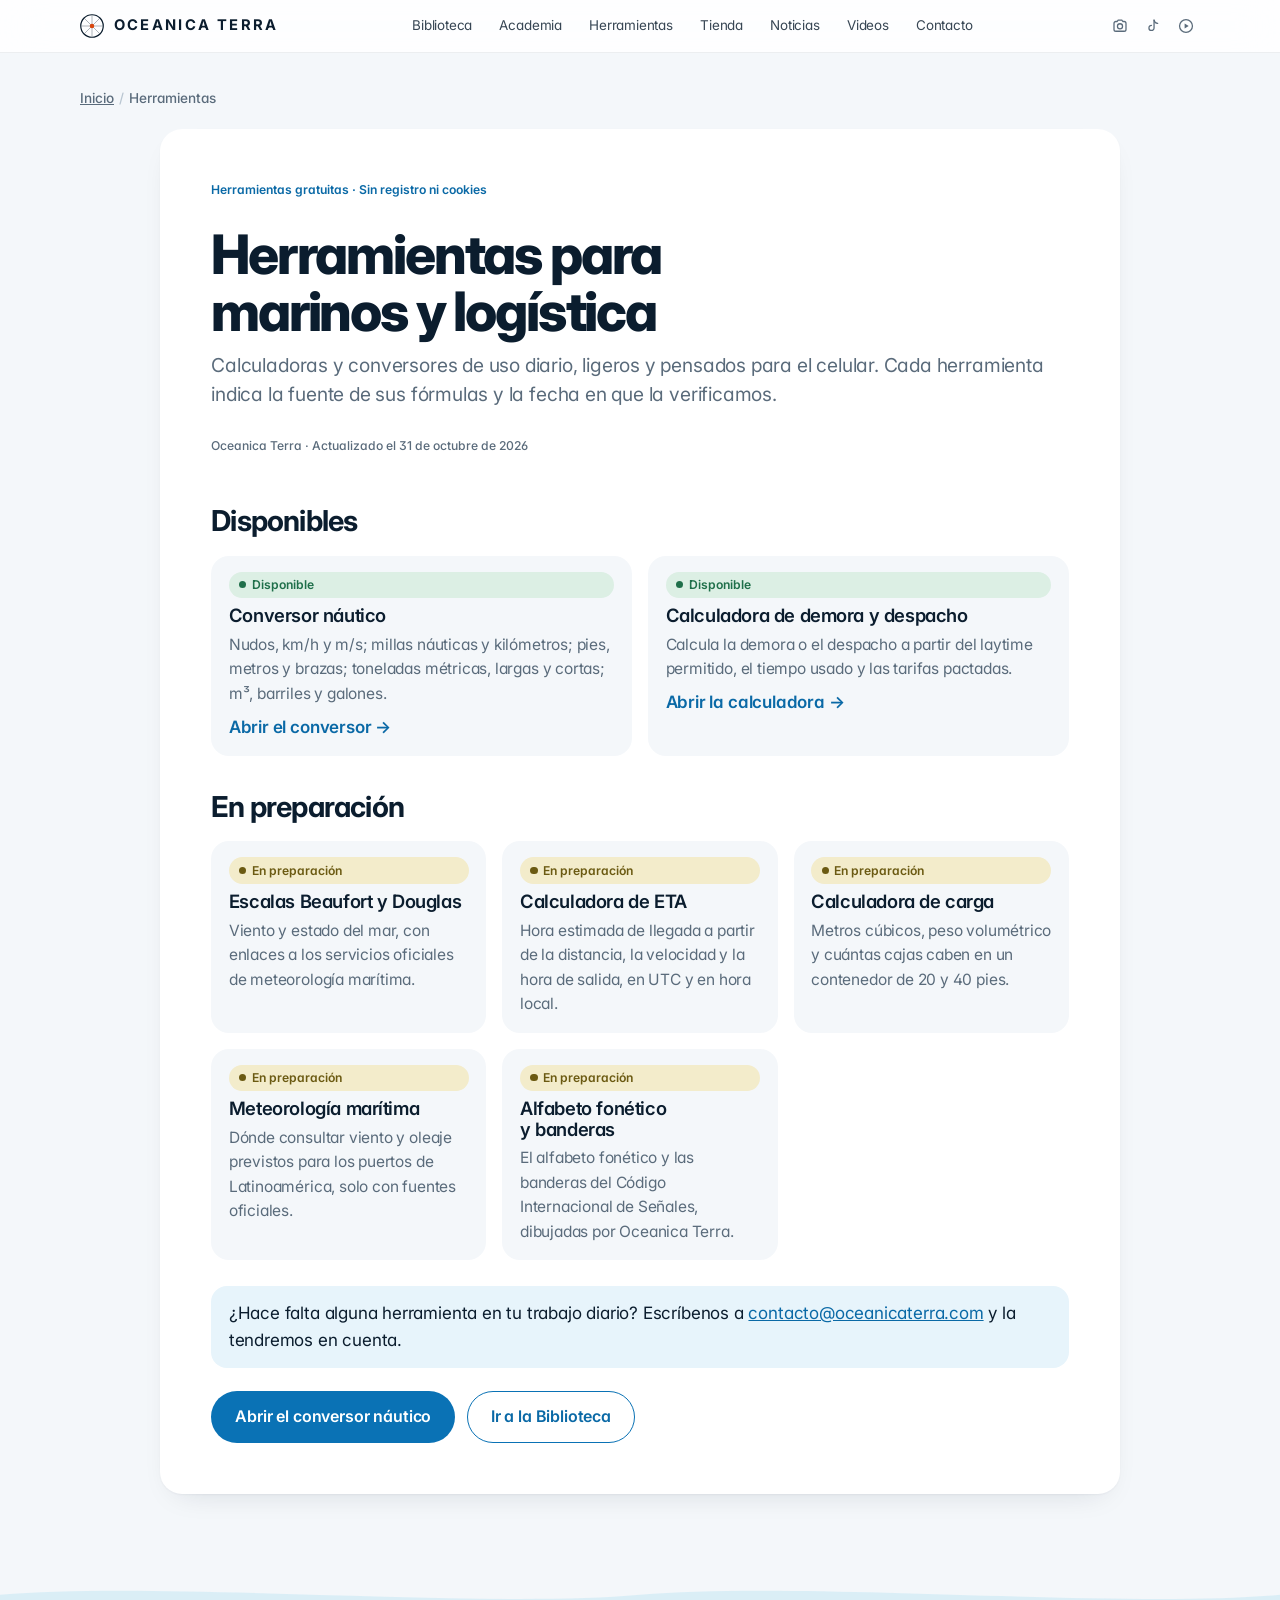
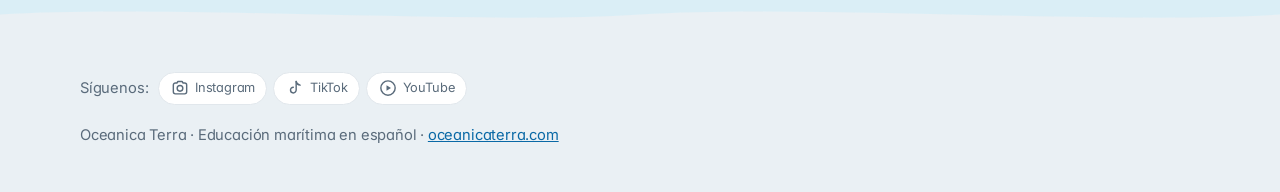
<file: herramientas/index.html>
<!doctype html>
<html lang="es">
<head>
<meta charset="utf-8">
<meta name="viewport" content="width=device-width, initial-scale=1, viewport-fit=cover">
<title>Herramientas para marinos y logística · Oceanica Terra</title>
<meta name="description" content="Herramientas gratuitas para marinos y profesionales de la logística: conversor náutico, calculadora de demora y despacho, y próximamente escalas Beaufort y Douglas, ETA y carga.">
<link rel="canonical" href="https://www.oceanicaterra.com/herramientas/">
<meta name="theme-color" content="#0B2545">
<meta property="og:type" content="website">
<meta property="og:locale" content="es_ES">
<meta property="og:site_name" content="Oceanica Terra">
<meta property="og:title" content="Herramientas para marinos y logística">
<meta property="og:description" content="Herramientas gratuitas para marinos y profesionales de la logística: conversor náutico, calculadora de demora y despacho, y próximamente escalas Beaufort y Douglas, ETA y carga.">
<meta property="og:url" content="https://www.oceanicaterra.com/herramientas/">
<meta property="og:image" content="https://www.oceanicaterra.com/assets/og-oceanica-terra.jpg">
<meta property="og:image:width" content="1200">
<meta property="og:image:height" content="630">
<meta name="twitter:card" content="summary_large_image">
<link rel="icon" href="data:image/svg+xml,%3Csvg xmlns='http://www.w3.org/2000/svg' viewBox='0 0 32 32'%3E%3Ccircle cx='16' cy='16' r='15' fill='%230B2545'/%3E%3Ccircle cx='16' cy='16' r='4' fill='%23D9480F'/%3E%3C/svg%3E">
<link rel="preconnect" href="https://fonts.googleapis.com">
<link rel="preconnect" href="https://fonts.gstatic.com" crossorigin>
<link rel="stylesheet" href="https://fonts.googleapis.com/css2?family=Inter:wght@400;500;600;700;800&display=swap">
<link rel="stylesheet" href="/assets/sitio.css">
<script type="application/ld+json">{"@context": "https://schema.org", "@type": "CollectionPage", "name": "Herramientas para marinos y logística", "description": "Herramientas gratuitas para marinos y profesionales de la logística: conversor náutico, calculadora de demora y despacho, y próximamente escalas Beaufort y Douglas, ETA y carga.", "inLanguage": "es", "url": "https://www.oceanicaterra.com/herramientas/", "publisher": {"@type": "Organization", "name": "Oceanica Terra", "url": "https://www.oceanicaterra.com/"}}</script>
</head>
<body>
<header class="top">
  <div class="wrap gn-bar">
    <a class="brand" href="/" aria-label="Oceanica Terra, inicio">
      <svg viewBox="0 0 32 32" aria-hidden="true">
        <circle cx="16" cy="16" r="15" fill="none" stroke="currentColor" stroke-width="1.6"/>
        <path d="M16 2 L16 30 M2 16 L30 16 M6 6 L26 26 M26 6 L6 26" stroke="currentColor" stroke-width=".8" opacity=".55"/>
        <circle cx="16" cy="16" r="3" fill="#D9480F"/>
      </svg>
      <span>OCEANICA TERRA</span>
    </a>
    <button type="button" class="gn-burger" aria-expanded="false" aria-controls="gn-menu" aria-label="Abrir el menú"><span><i></i><i></i></span></button>
    <nav class="links gn-menu" id="gn-menu" aria-label="Secciones">
      <ul class="gn-list"><li class="gn-item" data-menu="bib"><a class="gn-top" href="/#biblioteca">Biblioteca</a><button type="button" class="gn-exp" aria-expanded="false" aria-controls="fly-bib" aria-label="Ver opciones de Biblioteca"><svg viewBox="0 0 16 16" aria-hidden="true"><path d="M3.5 6l4.5 4.5L12.5 6" fill="none" stroke="currentColor" stroke-width="1.6" stroke-linecap="round" stroke-linejoin="round"/></svg></button><div class="gn-flyout" id="fly-bib"><div class="wrap gn-fly-in"><div class="gn-col gn-big"><p class="gn-k">Explorar la biblioteca</p><ul><li><a href="/#biblioteca" data-tab="t-buques">Tipos de buque</a></li><li><a href="/#biblioteca" data-tab="t-logistica">Transporte y logística</a></li><li><a href="/#biblioteca" data-tab="t-ingenieria">Construcción e ingeniería</a></li><li><a href="/#biblioteca" data-tab="t-navegacion">Navegación y cubierta</a></li><li><a href="/#biblioteca" data-tab="t-seguridad">Seguridad y medio ambiente</a></li><li><a href="/#biblioteca" data-tab="t-convenios">Convenios e instituciones</a></li></ul></div><div class="gn-col gn-small"><p class="gn-k">Artículos</p><ul><li><a href="/articulos/conocimiento-de-embarque.html">El conocimiento de embarque, campo por campo</a></li><li><a href="/articulos/solas-en-10-minutos.html">SOLAS en 10 minutos</a></li><li><a href="/articulos/fob-frente-a-cif.html">FOB frente a CIF sin confusiones</a></li><li><a href="/#plataforma">Qué encontrarás en Oceanica Terra</a></li></ul></div><figure class="gn-pic" aria-hidden="true"><div class="tile"><svg class="ico" viewBox="0 0 48 48" aria-hidden="true" fill="none" stroke="currentColor" stroke-width="1.8" stroke-linecap="round" stroke-linejoin="round"><path d="M24 14C20 11 14 10 8 11v25c6-1 12 0 16 3 4-3 10-4 16-3V11c-6-1-12 0-16 3zM24 14v25"/><path d="M12 18c3-.4 6 0 8 1M12 24c3-.4 6 0 8 1M28 19c2-1 5-1.4 8-1M28 25c2-1 5-1.4 8-1" stroke-opacity=".5"/></svg></div><figcaption>Del casco al contrato: fichas y artículos con fuentes.</figcaption></figure></div></div></li><li class="gn-item" data-menu="aca"><a class="gn-top" href="/#academia">Academia</a><button type="button" class="gn-exp" aria-expanded="false" aria-controls="fly-aca" aria-label="Ver opciones de Academia"><svg viewBox="0 0 16 16" aria-hidden="true"><path d="M3.5 6l4.5 4.5L12.5 6" fill="none" stroke="currentColor" stroke-width="1.6" stroke-linecap="round" stroke-linejoin="round"/></svg></button><div class="gn-flyout" id="fly-aca"><div class="wrap gn-fly-in"><div class="gn-col gn-big"><p class="gn-k">Academia</p><ul><li><a href="/#academia">Plan de estudios: 20 módulos</a></li><li><a href="/#academia">Módulo 11 · Fletamentos y mercados de fletes</a></li></ul></div><div class="gn-col gn-small"><p class="gn-k">Formatos</p><ul><li><a href="/#academia">Cursos grabados</a></li><li><a href="/#academia">Webinars y talleres</a></li><li><a href="/#contacto">Formación para empresas y escuelas</a></li></ul></div><figure class="gn-pic" aria-hidden="true"><div class="tile"><svg class="ico" viewBox="0 0 48 48" aria-hidden="true" fill="none" stroke="currentColor" stroke-width="1.8" stroke-linecap="round" stroke-linejoin="round"><path d="M5 19l19-8 19 8-19 8z"/><path d="M13 23v8c0 3 22 3 22 0v-8M43 19v9"/></svg></div><figcaption>Plan de estudios en administración marítima y portuaria.</figcaption></figure></div></div></li><li class="gn-item" data-menu="her"><a class="gn-top" href="/herramientas/">Herramientas</a><button type="button" class="gn-exp" aria-expanded="false" aria-controls="fly-her" aria-label="Ver opciones de Herramientas"><svg viewBox="0 0 16 16" aria-hidden="true"><path d="M3.5 6l4.5 4.5L12.5 6" fill="none" stroke="currentColor" stroke-width="1.6" stroke-linecap="round" stroke-linejoin="round"/></svg></button><div class="gn-flyout" id="fly-her"><div class="wrap gn-fly-in"><div class="gn-col gn-big"><p class="gn-k">Herramientas gratuitas</p><ul><li><a href="/herramientas/conversor-nautico.html">Conversor náutico</a></li><li><a href="/#ejercicios">Calculadora de demora y despacho</a></li><li><a href="/herramientas/">Todas las herramientas</a></li></ul></div><div class="gn-col gn-small"><p class="gn-k">Practicar</p><ul><li><a href="/#ejercicios">Caso resuelto: ¿cuánto debe pagar el fletador?</a></li></ul></div><figure class="gn-pic" aria-hidden="true"><div class="tile"><svg class="ico" viewBox="0 0 48 48" aria-hidden="true" fill="none" stroke="currentColor" stroke-width="1.8" stroke-linecap="round" stroke-linejoin="round"><rect x="12" y="7" width="24" height="34" rx="4"/><rect x="16" y="11" width="16" height="7" rx="1.5"/><path d="M17 25h2M23 25h2M29 25h2M17 30h2M23 30h2M29 30h2M17 35h2M23 35h2M29 35h2" stroke-width="2.6" stroke-linecap="round"/></svg></div><figcaption>Calculadoras gratuitas para practicar.</figcaption></figure></div></div></li><li class="gn-item" data-menu="tie"><a class="gn-top" href="/#publicaciones">Tienda</a><button type="button" class="gn-exp" aria-expanded="false" aria-controls="fly-tie" aria-label="Ver opciones de Tienda"><svg viewBox="0 0 16 16" aria-hidden="true"><path d="M3.5 6l4.5 4.5L12.5 6" fill="none" stroke="currentColor" stroke-width="1.6" stroke-linecap="round" stroke-linejoin="round"/></svg></button><div class="gn-flyout" id="fly-tie"><div class="wrap gn-fly-in"><div class="gn-col gn-big"><p class="gn-k">Tienda</p><ul><li><a href="/#publicaciones">Ver la tienda</a></li><li><a href="/#guia-gratis">Guía gratis: Incoterms 2020</a></li><li><a href="/#guia-gratis-gmdss">Guía gratis: GMDSS</a></li></ul></div><div class="gn-col gn-small"><p class="gn-k">Publicaciones</p><ul><li><a href="/#producto-libro">Laytime y demora sin misterios</a></li><li><a href="/#producto-pack">Pack Laytime completo</a></li><li><a href="/#producto-calculadora">Calculadora de laytime y demora (Excel)</a></li><li><a href="/#producto-kit">Kit de documentación del buque en puerto</a></li><li><a href="/#producto-psc">Lista de comprobación para inspecciones PSC</a></li></ul></div><figure class="gn-pic" aria-hidden="true"><div class="tile"><div class="pcover"><span>GUÍA PRÁCTICA</span><b>Laytime y demora sin misterios</b></div></div><figcaption>Pago seguro con PayPal o tarjeta y descarga inmediata.</figcaption></figure></div></div></li><li class="gn-item" data-menu="not"><a class="gn-top" href="/#actualidad">Noticias</a><button type="button" class="gn-exp" aria-expanded="false" aria-controls="fly-not" aria-label="Ver opciones de Noticias"><svg viewBox="0 0 16 16" aria-hidden="true"><path d="M3.5 6l4.5 4.5L12.5 6" fill="none" stroke="currentColor" stroke-width="1.6" stroke-linecap="round" stroke-linejoin="round"/></svg></button><div class="gn-flyout" id="fly-not"><div class="wrap gn-fly-in"><div class="gn-col gn-big"><p class="gn-k">Noticias</p><ul><li><a href="/#actualidad">Noticias de hoy</a></li></ul></div><div class="gn-col gn-small"><p class="gn-k">Cada día en redes</p><ul><li><a href="https://www.instagram.com/oceanicaterra/" target="_blank" rel="noopener">Instagram</a></li><li><a href="https://www.tiktok.com/@oceanicaterra" target="_blank" rel="noopener">TikTok</a></li><li><a href="https://www.youtube.com/channel/UCG6881kVqyRiSnb0mSk_nrA" target="_blank" rel="noopener">YouTube</a></li></ul></div><figure class="gn-pic" aria-hidden="true"><div class="tile"><svg class="ico" viewBox="0 0 48 48" aria-hidden="true" fill="none" stroke="currentColor" stroke-width="1.8" stroke-linecap="round" stroke-linejoin="round"><circle cx="24" cy="24" r="15"/><ellipse cx="24" cy="24" rx="6.5" ry="15"/><path d="M9.5 19h29M9.5 29h29"/></svg></div><figcaption>Lo más importante del mar, resumido y con su fuente.</figcaption></figure></div></div></li><li class="gn-item" data-menu="vid"><a class="gn-top" href="/#videos">Videos</a><button type="button" class="gn-exp" aria-expanded="false" aria-controls="fly-vid" aria-label="Ver opciones de Videos"><svg viewBox="0 0 16 16" aria-hidden="true"><path d="M3.5 6l4.5 4.5L12.5 6" fill="none" stroke="currentColor" stroke-width="1.6" stroke-linecap="round" stroke-linejoin="round"/></svg></button><div class="gn-flyout" id="fly-vid"><div class="wrap gn-fly-in"><div class="gn-col gn-big"><p class="gn-k">Videos</p><ul><li><a href="/#videos">Diez primeros videos del canal</a></li><li><a href="https://www.youtube.com/channel/UCG6881kVqyRiSnb0mSk_nrA" target="_blank" rel="noopener">Canal de YouTube</a></li></ul></div><div class="gn-col gn-small"><p class="gn-k">También en</p><ul><li><a href="https://www.tiktok.com/@oceanicaterra" target="_blank" rel="noopener">TikTok</a></li><li><a href="https://www.instagram.com/oceanicaterra/" target="_blank" rel="noopener">Instagram</a></li></ul></div><figure class="gn-pic" aria-hidden="true"><div class="tile"><svg class="ico" viewBox="0 0 48 48" aria-hidden="true" fill="none" stroke="currentColor" stroke-width="1.8" stroke-linecap="round" stroke-linejoin="round"><rect x="7" y="11" width="34" height="26" rx="6"/><path d="M21 18l9 6-9 6z" fill="currentColor"/></svg></div><figcaption>Cómo funcionan los buques y el comercio marítimo.</figcaption></figure></div></div></li><li class="gn-item" data-menu="con"><a class="gn-top" href="/#contacto">Contacto</a><button type="button" class="gn-exp" aria-expanded="false" aria-controls="fly-con" aria-label="Ver opciones de Contacto"><svg viewBox="0 0 16 16" aria-hidden="true"><path d="M3.5 6l4.5 4.5L12.5 6" fill="none" stroke="currentColor" stroke-width="1.6" stroke-linecap="round" stroke-linejoin="round"/></svg></button><div class="gn-flyout" id="fly-con"><div class="wrap gn-fly-in"><div class="gn-col gn-big"><p class="gn-k">Contacto</p><ul><li><a href="/#contacto">Escríbenos</a></li><li><a href="/#sobre">Sobre nosotros</a></li><li><a href="/#preguntas">Preguntas frecuentes</a></li></ul></div><div class="gn-col gn-small"><p class="gn-k">El autor</p><ul><li><a href="/autor/cesar-andrade.html">César Andrade</a></li></ul></div><figure class="gn-pic" aria-hidden="true"><div class="tile"><svg class="ico" viewBox="0 0 48 48" aria-hidden="true" fill="none" stroke="currentColor" stroke-width="1.8" stroke-linecap="round" stroke-linejoin="round"><rect x="7" y="13" width="34" height="23" rx="3"/><path d="M8 15l16 11 16-11"/></svg></div><figcaption>contacto@oceanicaterra.com</figcaption></figure></div></div></li></ul>
      <div class="gn-tools"><span class="social" role="group" aria-label="Redes sociales de Oceanica Terra"><a href="https://www.instagram.com/oceanicaterra/" target="_blank" rel="noopener" title="Oceanica Terra en Instagram" aria-label="Oceanica Terra en Instagram (se abre en otra pestaña)"><svg viewBox="0 0 24 24" aria-hidden="true"><path d="M4 8.5A2.5 2.5 0 0 1 6.5 6h1.8l1.2-1.8h5l1.2 1.8h1.8A2.5 2.5 0 0 1 20 8.5v8A2.5 2.5 0 0 1 17.5 19h-11A2.5 2.5 0 0 1 4 16.5z" fill="none" stroke="currentColor" stroke-width="1.7" stroke-linejoin="round"/><circle cx="12" cy="12.4" r="3.4" fill="none" stroke="currentColor" stroke-width="1.7"/></svg><span>Instagram</span></a><a href="https://www.tiktok.com/@oceanicaterra" target="_blank" rel="noopener" title="Oceanica Terra en TikTok" aria-label="Oceanica Terra en TikTok (se abre en otra pestaña)"><svg viewBox="0 0 24 24" aria-hidden="true"><path d="M13.4 4.2v10.3a3.4 3.4 0 1 1-3.4-3.4" fill="none" stroke="currentColor" stroke-width="1.7" stroke-linecap="round" stroke-linejoin="round"/><path d="M13.4 4.2c.5 2.5 2.2 4.1 4.8 4.3" fill="none" stroke="currentColor" stroke-width="1.7" stroke-linecap="round"/></svg><span>TikTok</span></a><a href="https://www.youtube.com/channel/UCG6881kVqyRiSnb0mSk_nrA" target="_blank" rel="noopener" title="Oceanica Terra en YouTube" aria-label="Oceanica Terra en YouTube (se abre en otra pestaña)"><svg viewBox="0 0 24 24" aria-hidden="true"><circle cx="12" cy="12" r="8.6" fill="none" stroke="currentColor" stroke-width="1.7"/><path d="M10.2 8.6v6.8l5.4-3.4z" fill="currentColor"/></svg><span>YouTube</span></a></span></div>
    </nav>
  </div>
</header>
<div class="gn-curtain" aria-hidden="true"></div>
<main class="page">
  <div class="wrap">
    <nav class="crumbs" aria-label="Miga de pan"><ol><li><a href="/">Inicio</a></li><li aria-current="page">Herramientas</li></ol></nav>
    <article class="doc wide">
      <div class="doc-head">
        <p class="meta">Herramientas gratuitas · Sin registro ni cookies</p>
        <h1>Herramientas para marinos y logística</h1>
        <p class="doc-lede">Calculadoras y conversores de uso diario, ligeros y pensados para el celular. Cada herramienta indica la fuente de sus fórmulas y la fecha en que la verificamos.</p>
        <p class="byline">Oceanica Terra · Actualizado el 31 de octubre de 2026</p>
      </div>

      <h2>Disponibles</h2>
      <div class="tools-grid">
        <a class="tool-card" id="conversor" href="/herramientas/conversor-nautico.html">
          <span class="chip on">Disponible</span>
          <h3>Conversor náutico</h3>
          <p>Nudos, km/h y m/s; millas náuticas y kilómetros; pies, metros y brazas; toneladas métricas, largas y cortas; m³, barriles y galones.</p>
          <span class="go">Abrir el conversor →</span>
        </a>
        <a class="tool-card" href="/#ejercicios">
          <span class="chip on">Disponible</span>
          <h3>Calculadora de demora y despacho</h3>
          <p>Calcula la demora o el despacho a partir del laytime permitido, el tiempo usado y las tarifas pactadas.</p>
          <span class="go">Abrir la calculadora →</span>
        </a>
      </div>

      <h2>En preparación</h2>
      <div class="tools-grid">
        <div class="tool-card"><span class="chip soon">En preparación</span><h3>Escalas Beaufort y Douglas</h3><p>Viento y estado del mar, con enlaces a los servicios oficiales de meteorología marítima.</p></div>
        <div class="tool-card"><span class="chip soon">En preparación</span><h3>Calculadora de ETA</h3><p>Hora estimada de llegada a partir de la distancia, la velocidad y la hora de salida, en UTC y en hora local.</p></div>
        <div class="tool-card"><span class="chip soon">En preparación</span><h3>Calculadora de carga</h3><p>Metros cúbicos, peso volumétrico y cuántas cajas caben en un contenedor de 20 y 40 pies.</p></div>
        <div class="tool-card"><span class="chip soon">En preparación</span><h3>Meteorología marítima</h3><p>Dónde consultar viento y oleaje previstos para los puertos de Latinoamérica, solo con fuentes oficiales.</p></div>
        <div class="tool-card"><span class="chip soon">En preparación</span><h3>Alfabeto fonético y banderas</h3><p>El alfabeto fonético y las banderas del Código Internacional de Señales, dibujadas por Oceanica Terra.</p></div>
      </div>

      <div class="note">¿Hace falta alguna herramienta en tu trabajo diario? Escríbenos a <a href="mailto:contacto@oceanicaterra.com?subject=Idea de herramienta">contacto@oceanicaterra.com</a> y la tendremos en cuenta.</div>
      <div class="ctas">
        <a class="btn btn-primary" href="/herramientas/conversor-nautico.html">Abrir el conversor náutico</a>
        <a class="btn btn-ghost" href="/#biblioteca">Ir a la Biblioteca</a>
      </div>
    </article>
  </div>
</main>
<div class="shore" aria-hidden="true"><svg class="s1" viewBox="0 0 2880 100" preserveAspectRatio="none"><path d="M0 40 C180 24 540 56 720 40 C900 24 1260 56 1440 40 C1620 24 1980 56 2160 40 C2340 24 2700 56 2880 40 V100 H0 Z"/></svg><svg class="s2" viewBox="0 0 2880 100" preserveAspectRatio="none"><path d="M0 62 C180 50 540 74 720 62 C900 50 1260 74 1440 62 C1620 50 1980 74 2160 62 C2340 50 2700 74 2880 62 V100 H0 Z"/></svg></div>
<footer>
  <div class="wrap">
    <p class="social-row">Síguenos: <span class="social foot" role="group" aria-label="Redes sociales de Oceanica Terra"><a href="https://www.instagram.com/oceanicaterra/" target="_blank" rel="noopener" title="Oceanica Terra en Instagram" aria-label="Oceanica Terra en Instagram (se abre en otra pestaña)"><svg viewBox="0 0 24 24" aria-hidden="true"><path d="M4 8.5A2.5 2.5 0 0 1 6.5 6h1.8l1.2-1.8h5l1.2 1.8h1.8A2.5 2.5 0 0 1 20 8.5v8A2.5 2.5 0 0 1 17.5 19h-11A2.5 2.5 0 0 1 4 16.5z" fill="none" stroke="currentColor" stroke-width="1.7" stroke-linejoin="round"/><circle cx="12" cy="12.4" r="3.4" fill="none" stroke="currentColor" stroke-width="1.7"/></svg><span>Instagram</span></a><a href="https://www.tiktok.com/@oceanicaterra" target="_blank" rel="noopener" title="Oceanica Terra en TikTok" aria-label="Oceanica Terra en TikTok (se abre en otra pestaña)"><svg viewBox="0 0 24 24" aria-hidden="true"><path d="M13.4 4.2v10.3a3.4 3.4 0 1 1-3.4-3.4" fill="none" stroke="currentColor" stroke-width="1.7" stroke-linecap="round" stroke-linejoin="round"/><path d="M13.4 4.2c.5 2.5 2.2 4.1 4.8 4.3" fill="none" stroke="currentColor" stroke-width="1.7" stroke-linecap="round"/></svg><span>TikTok</span></a><a href="https://www.youtube.com/channel/UCG6881kVqyRiSnb0mSk_nrA" target="_blank" rel="noopener" title="Oceanica Terra en YouTube" aria-label="Oceanica Terra en YouTube (se abre en otra pestaña)"><svg viewBox="0 0 24 24" aria-hidden="true"><circle cx="12" cy="12" r="8.6" fill="none" stroke="currentColor" stroke-width="1.7"/><path d="M10.2 8.6v6.8l5.4-3.4z" fill="currentColor"/></svg><span>YouTube</span></a></span></p>
    <p>Oceanica Terra · Educación marítima en español · <a href="/">oceanicaterra.com</a></p>
  </div>
</footer>
<script src="/assets/menu.js" defer></script>
</body>
</html>
</file>
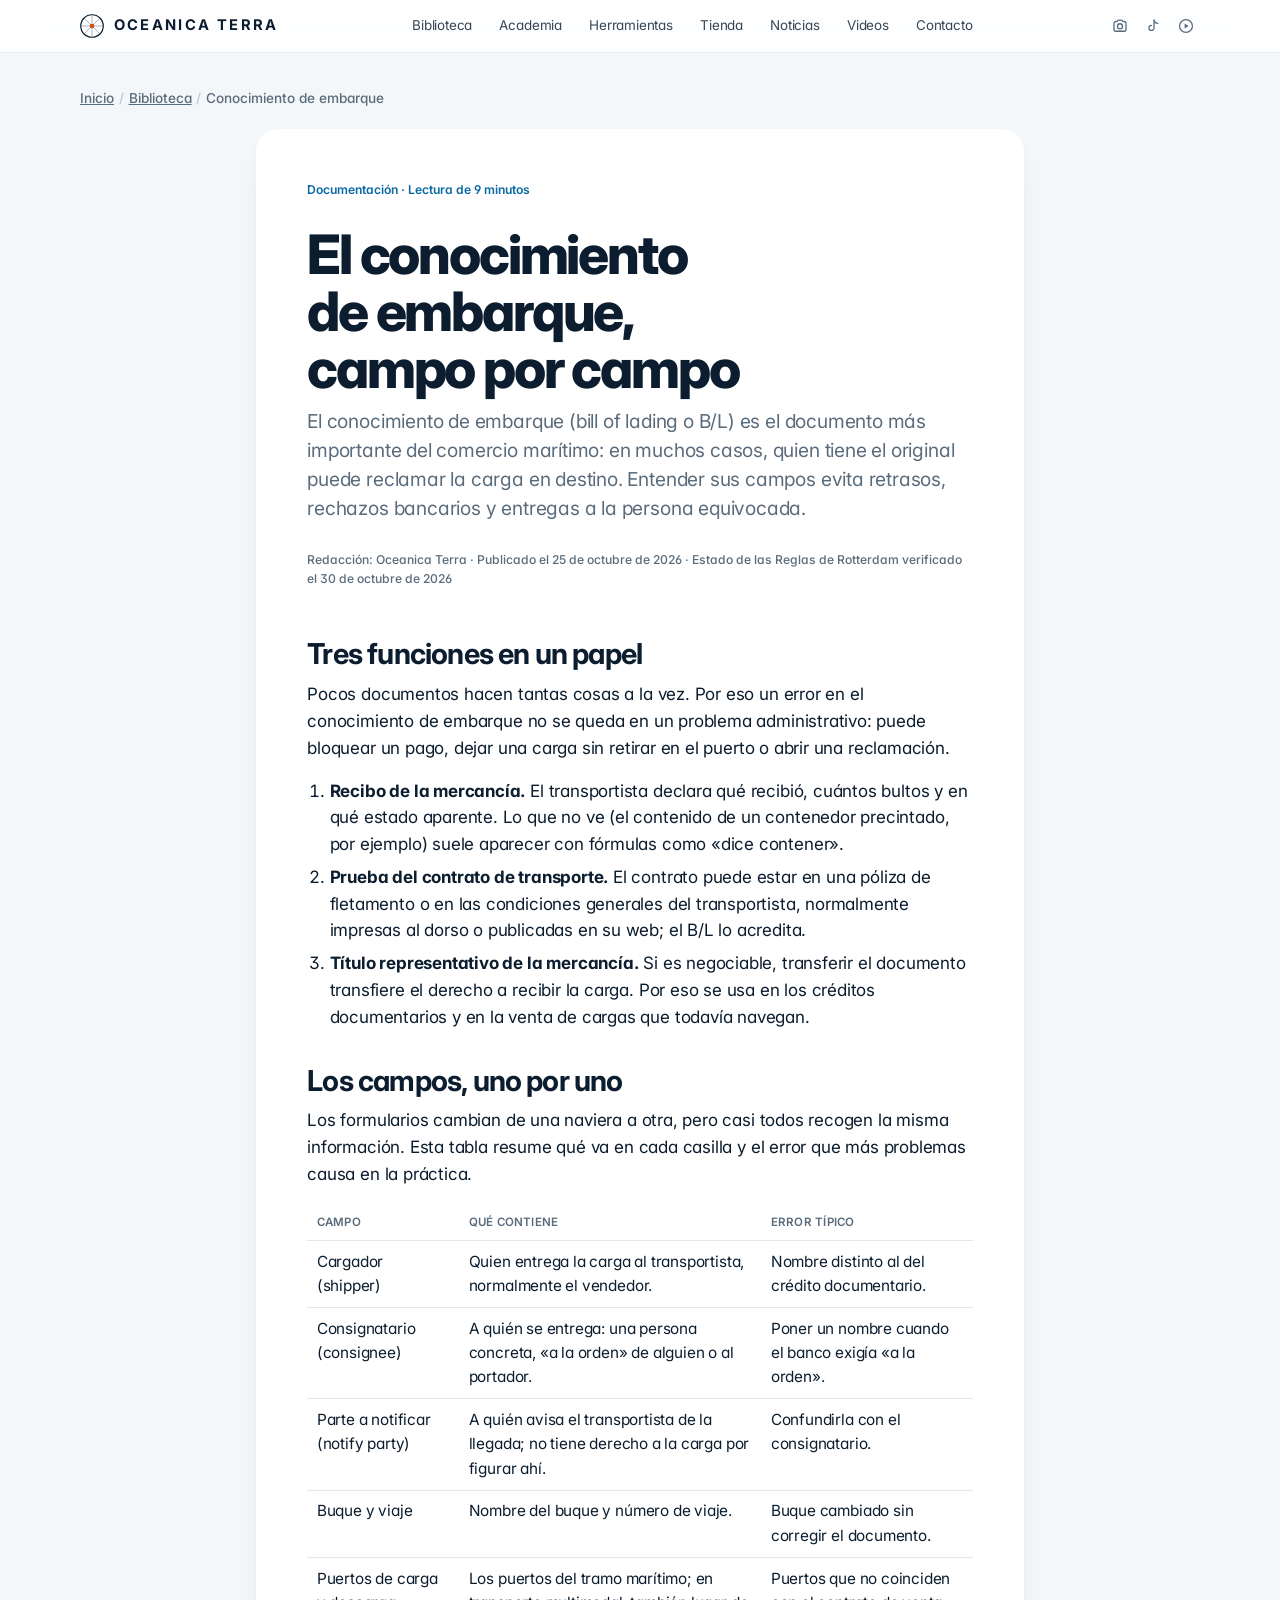
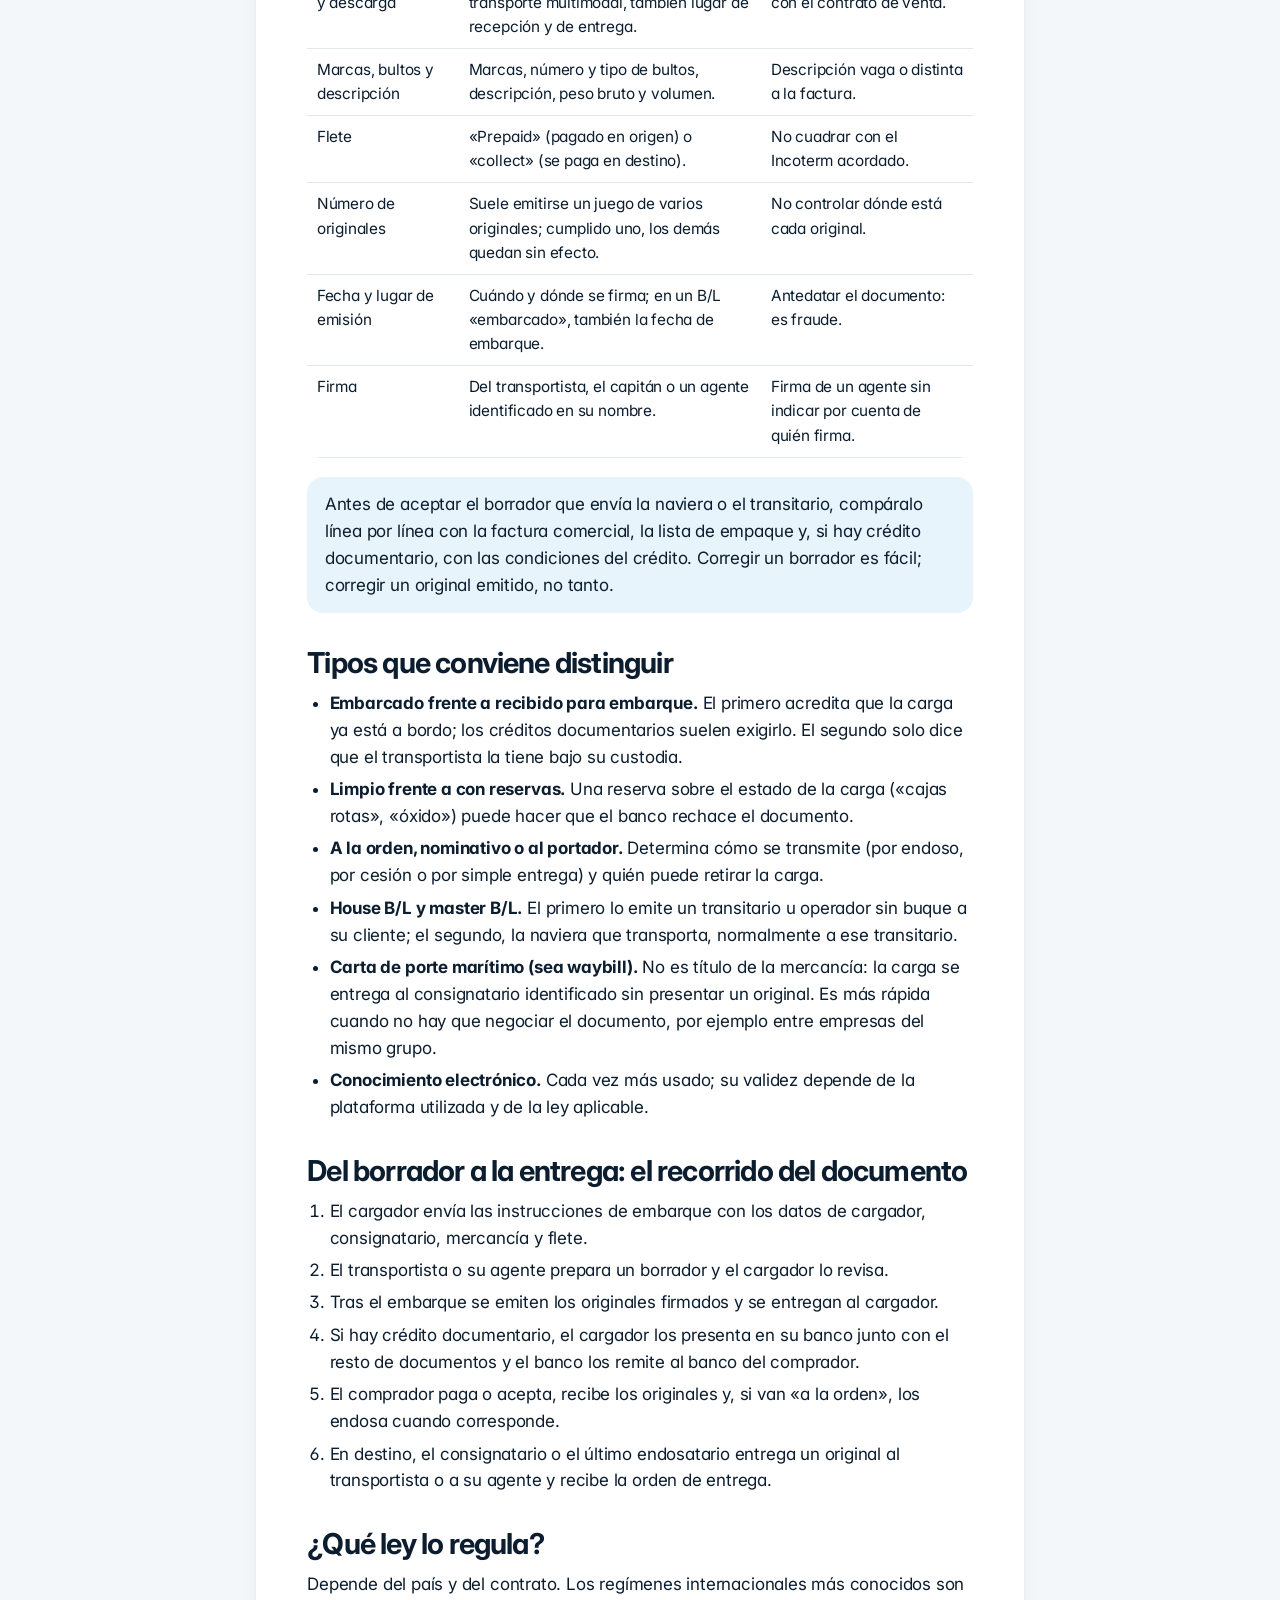
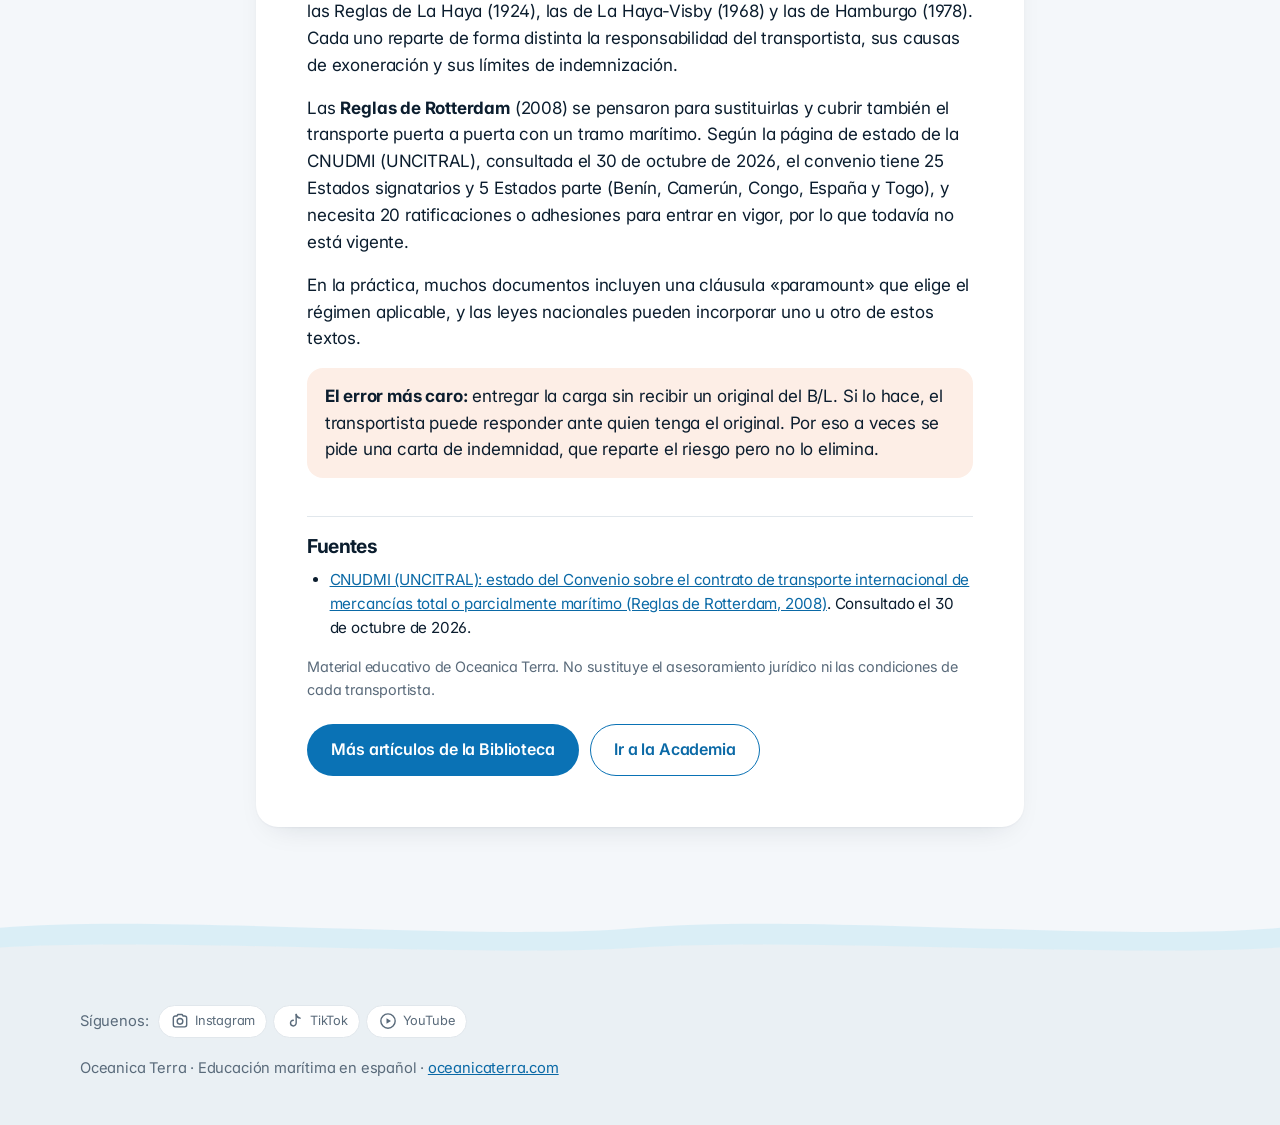
<file: articulos/conocimiento-de-embarque.html>
<!doctype html>
<html lang="es">
<head>
<meta charset="utf-8">
<meta name="viewport" content="width=device-width, initial-scale=1, viewport-fit=cover">
<title>El conocimiento de embarque, campo por campo · Oceanica Terra</title>
<meta name="description" content="Qué es el conocimiento de embarque (B/L), sus tres funciones, qué va en cada campo, los tipos que conviene distinguir y qué régimen internacional lo regula.">
<link rel="canonical" href="https://www.oceanicaterra.com/articulos/conocimiento-de-embarque.html">
<meta name="theme-color" content="#0B2545">
<meta property="og:type" content="article">
<meta property="og:locale" content="es_ES">
<meta property="og:site_name" content="Oceanica Terra">
<meta property="og:title" content="El conocimiento de embarque, campo por campo">
<meta property="og:description" content="Qué es el conocimiento de embarque (B/L), sus tres funciones, qué va en cada campo, los tipos que conviene distinguir y qué régimen internacional lo regula.">
<meta property="og:url" content="https://www.oceanicaterra.com/articulos/conocimiento-de-embarque.html">
<meta property="og:image" content="https://www.oceanicaterra.com/assets/og-oceanica-terra.jpg">
<meta property="og:image:width" content="1200">
<meta property="og:image:height" content="630">
<meta name="twitter:card" content="summary_large_image">
<link rel="icon" href="data:image/svg+xml,%3Csvg xmlns='http://www.w3.org/2000/svg' viewBox='0 0 32 32'%3E%3Ccircle cx='16' cy='16' r='15' fill='%230B2545'/%3E%3Ccircle cx='16' cy='16' r='4' fill='%23D9480F'/%3E%3C/svg%3E">
<link rel="preconnect" href="https://fonts.googleapis.com">
<link rel="preconnect" href="https://fonts.gstatic.com" crossorigin>
<link rel="stylesheet" href="https://fonts.googleapis.com/css2?family=Inter:wght@400;500;600;700;800&display=swap">
<link rel="stylesheet" href="/assets/sitio.css">
<script type="application/ld+json">{"@context": "https://schema.org", "@type": "Article", "headline": "El conocimiento de embarque, campo por campo", "description": "Qué es el conocimiento de embarque (B/L), sus tres funciones, qué va en cada campo, los tipos que conviene distinguir y qué régimen internacional lo regula.", "inLanguage": "es", "datePublished": "2026-10-25", "dateModified": "2026-10-30", "mainEntityOfPage": "https://www.oceanicaterra.com/articulos/conocimiento-de-embarque.html", "image": "https://www.oceanicaterra.com/assets/og-oceanica-terra.jpg", "author": {"@type": "Organization", "name": "Oceanica Terra", "url": "https://www.oceanicaterra.com/"}, "publisher": {"@type": "Organization", "name": "Oceanica Terra", "url": "https://www.oceanicaterra.com/"}}</script>
</head>
<body>
<header class="top">
  <div class="wrap gn-bar">
    <a class="brand" href="/" aria-label="Oceanica Terra, inicio">
      <svg viewBox="0 0 32 32" aria-hidden="true">
        <circle cx="16" cy="16" r="15" fill="none" stroke="currentColor" stroke-width="1.6"/>
        <path d="M16 2 L16 30 M2 16 L30 16 M6 6 L26 26 M26 6 L6 26" stroke="currentColor" stroke-width=".8" opacity=".55"/>
        <circle cx="16" cy="16" r="3" fill="#D9480F"/>
      </svg>
      <span>OCEANICA TERRA</span>
    </a>
    <button type="button" class="gn-burger" aria-expanded="false" aria-controls="gn-menu" aria-label="Abrir el menú"><span><i></i><i></i></span></button>
    <nav class="links gn-menu" id="gn-menu" aria-label="Secciones">
      <ul class="gn-list"><li class="gn-item" data-menu="bib"><a class="gn-top" href="/#biblioteca">Biblioteca</a><button type="button" class="gn-exp" aria-expanded="false" aria-controls="fly-bib" aria-label="Ver opciones de Biblioteca"><svg viewBox="0 0 16 16" aria-hidden="true"><path d="M3.5 6l4.5 4.5L12.5 6" fill="none" stroke="currentColor" stroke-width="1.6" stroke-linecap="round" stroke-linejoin="round"/></svg></button><div class="gn-flyout" id="fly-bib"><div class="wrap gn-fly-in"><div class="gn-col gn-big"><p class="gn-k">Explorar la biblioteca</p><ul><li><a href="/#biblioteca" data-tab="t-buques">Tipos de buque</a></li><li><a href="/#biblioteca" data-tab="t-logistica">Transporte y logística</a></li><li><a href="/#biblioteca" data-tab="t-ingenieria">Construcción e ingeniería</a></li><li><a href="/#biblioteca" data-tab="t-navegacion">Navegación y cubierta</a></li><li><a href="/#biblioteca" data-tab="t-seguridad">Seguridad y medio ambiente</a></li><li><a href="/#biblioteca" data-tab="t-convenios">Convenios e instituciones</a></li></ul></div><div class="gn-col gn-small"><p class="gn-k">Artículos</p><ul><li><a href="/articulos/conocimiento-de-embarque.html">El conocimiento de embarque, campo por campo</a></li><li><a href="/articulos/solas-en-10-minutos.html">SOLAS en 10 minutos</a></li><li><a href="/articulos/fob-frente-a-cif.html">FOB frente a CIF sin confusiones</a></li><li><a href="/#plataforma">Qué encontrarás en Oceanica Terra</a></li></ul></div><figure class="gn-pic" aria-hidden="true"><div class="tile"><svg class="ico" viewBox="0 0 48 48" aria-hidden="true" fill="none" stroke="currentColor" stroke-width="1.8" stroke-linecap="round" stroke-linejoin="round"><path d="M24 14C20 11 14 10 8 11v25c6-1 12 0 16 3 4-3 10-4 16-3V11c-6-1-12 0-16 3zM24 14v25"/><path d="M12 18c3-.4 6 0 8 1M12 24c3-.4 6 0 8 1M28 19c2-1 5-1.4 8-1M28 25c2-1 5-1.4 8-1" stroke-opacity=".5"/></svg></div><figcaption>Del casco al contrato: fichas y artículos con fuentes.</figcaption></figure></div></div></li><li class="gn-item" data-menu="aca"><a class="gn-top" href="/#academia">Academia</a><button type="button" class="gn-exp" aria-expanded="false" aria-controls="fly-aca" aria-label="Ver opciones de Academia"><svg viewBox="0 0 16 16" aria-hidden="true"><path d="M3.5 6l4.5 4.5L12.5 6" fill="none" stroke="currentColor" stroke-width="1.6" stroke-linecap="round" stroke-linejoin="round"/></svg></button><div class="gn-flyout" id="fly-aca"><div class="wrap gn-fly-in"><div class="gn-col gn-big"><p class="gn-k">Academia</p><ul><li><a href="/#academia">Plan de estudios: 20 módulos</a></li><li><a href="/#academia">Módulo 11 · Fletamentos y mercados de fletes</a></li></ul></div><div class="gn-col gn-small"><p class="gn-k">Formatos</p><ul><li><a href="/#academia">Cursos grabados</a></li><li><a href="/#academia">Webinars y talleres</a></li><li><a href="/#contacto">Formación para empresas y escuelas</a></li></ul></div><figure class="gn-pic" aria-hidden="true"><div class="tile"><svg class="ico" viewBox="0 0 48 48" aria-hidden="true" fill="none" stroke="currentColor" stroke-width="1.8" stroke-linecap="round" stroke-linejoin="round"><path d="M5 19l19-8 19 8-19 8z"/><path d="M13 23v8c0 3 22 3 22 0v-8M43 19v9"/></svg></div><figcaption>Plan de estudios en administración marítima y portuaria.</figcaption></figure></div></div></li><li class="gn-item" data-menu="her"><a class="gn-top" href="/herramientas/">Herramientas</a><button type="button" class="gn-exp" aria-expanded="false" aria-controls="fly-her" aria-label="Ver opciones de Herramientas"><svg viewBox="0 0 16 16" aria-hidden="true"><path d="M3.5 6l4.5 4.5L12.5 6" fill="none" stroke="currentColor" stroke-width="1.6" stroke-linecap="round" stroke-linejoin="round"/></svg></button><div class="gn-flyout" id="fly-her"><div class="wrap gn-fly-in"><div class="gn-col gn-big"><p class="gn-k">Herramientas gratuitas</p><ul><li><a href="/herramientas/conversor-nautico.html">Conversor náutico</a></li><li><a href="/#ejercicios">Calculadora de demora y despacho</a></li><li><a href="/herramientas/">Todas las herramientas</a></li></ul></div><div class="gn-col gn-small"><p class="gn-k">Practicar</p><ul><li><a href="/#ejercicios">Caso resuelto: ¿cuánto debe pagar el fletador?</a></li></ul></div><figure class="gn-pic" aria-hidden="true"><div class="tile"><svg class="ico" viewBox="0 0 48 48" aria-hidden="true" fill="none" stroke="currentColor" stroke-width="1.8" stroke-linecap="round" stroke-linejoin="round"><rect x="12" y="7" width="24" height="34" rx="4"/><rect x="16" y="11" width="16" height="7" rx="1.5"/><path d="M17 25h2M23 25h2M29 25h2M17 30h2M23 30h2M29 30h2M17 35h2M23 35h2M29 35h2" stroke-width="2.6" stroke-linecap="round"/></svg></div><figcaption>Calculadoras gratuitas para practicar.</figcaption></figure></div></div></li><li class="gn-item" data-menu="tie"><a class="gn-top" href="/#publicaciones">Tienda</a><button type="button" class="gn-exp" aria-expanded="false" aria-controls="fly-tie" aria-label="Ver opciones de Tienda"><svg viewBox="0 0 16 16" aria-hidden="true"><path d="M3.5 6l4.5 4.5L12.5 6" fill="none" stroke="currentColor" stroke-width="1.6" stroke-linecap="round" stroke-linejoin="round"/></svg></button><div class="gn-flyout" id="fly-tie"><div class="wrap gn-fly-in"><div class="gn-col gn-big"><p class="gn-k">Tienda</p><ul><li><a href="/#publicaciones">Ver la tienda</a></li><li><a href="/#guia-gratis">Guía gratis: Incoterms 2020</a></li><li><a href="/#guia-gratis-gmdss">Guía gratis: GMDSS</a></li></ul></div><div class="gn-col gn-small"><p class="gn-k">Publicaciones</p><ul><li><a href="/#producto-libro">Laytime y demora sin misterios</a></li><li><a href="/#producto-pack">Pack Laytime completo</a></li><li><a href="/#producto-calculadora">Calculadora de laytime y demora (Excel)</a></li><li><a href="/#producto-kit">Kit de documentación del buque en puerto</a></li><li><a href="/#producto-psc">Lista de comprobación para inspecciones PSC</a></li></ul></div><figure class="gn-pic" aria-hidden="true"><div class="tile"><div class="pcover"><span>GUÍA PRÁCTICA</span><b>Laytime y demora sin misterios</b></div></div><figcaption>Pago seguro con PayPal o tarjeta y descarga inmediata.</figcaption></figure></div></div></li><li class="gn-item" data-menu="not"><a class="gn-top" href="/#actualidad">Noticias</a><button type="button" class="gn-exp" aria-expanded="false" aria-controls="fly-not" aria-label="Ver opciones de Noticias"><svg viewBox="0 0 16 16" aria-hidden="true"><path d="M3.5 6l4.5 4.5L12.5 6" fill="none" stroke="currentColor" stroke-width="1.6" stroke-linecap="round" stroke-linejoin="round"/></svg></button><div class="gn-flyout" id="fly-not"><div class="wrap gn-fly-in"><div class="gn-col gn-big"><p class="gn-k">Noticias</p><ul><li><a href="/#actualidad">Noticias de hoy</a></li></ul></div><div class="gn-col gn-small"><p class="gn-k">Cada día en redes</p><ul><li><a href="https://www.instagram.com/oceanicaterra/" target="_blank" rel="noopener">Instagram</a></li><li><a href="https://www.tiktok.com/@oceanicaterra" target="_blank" rel="noopener">TikTok</a></li><li><a href="https://www.youtube.com/channel/UCG6881kVqyRiSnb0mSk_nrA" target="_blank" rel="noopener">YouTube</a></li></ul></div><figure class="gn-pic" aria-hidden="true"><div class="tile"><svg class="ico" viewBox="0 0 48 48" aria-hidden="true" fill="none" stroke="currentColor" stroke-width="1.8" stroke-linecap="round" stroke-linejoin="round"><circle cx="24" cy="24" r="15"/><ellipse cx="24" cy="24" rx="6.5" ry="15"/><path d="M9.5 19h29M9.5 29h29"/></svg></div><figcaption>Lo más importante del mar, resumido y con su fuente.</figcaption></figure></div></div></li><li class="gn-item" data-menu="vid"><a class="gn-top" href="/#videos">Videos</a><button type="button" class="gn-exp" aria-expanded="false" aria-controls="fly-vid" aria-label="Ver opciones de Videos"><svg viewBox="0 0 16 16" aria-hidden="true"><path d="M3.5 6l4.5 4.5L12.5 6" fill="none" stroke="currentColor" stroke-width="1.6" stroke-linecap="round" stroke-linejoin="round"/></svg></button><div class="gn-flyout" id="fly-vid"><div class="wrap gn-fly-in"><div class="gn-col gn-big"><p class="gn-k">Videos</p><ul><li><a href="/#videos">Diez primeros videos del canal</a></li><li><a href="https://www.youtube.com/channel/UCG6881kVqyRiSnb0mSk_nrA" target="_blank" rel="noopener">Canal de YouTube</a></li></ul></div><div class="gn-col gn-small"><p class="gn-k">También en</p><ul><li><a href="https://www.tiktok.com/@oceanicaterra" target="_blank" rel="noopener">TikTok</a></li><li><a href="https://www.instagram.com/oceanicaterra/" target="_blank" rel="noopener">Instagram</a></li></ul></div><figure class="gn-pic" aria-hidden="true"><div class="tile"><svg class="ico" viewBox="0 0 48 48" aria-hidden="true" fill="none" stroke="currentColor" stroke-width="1.8" stroke-linecap="round" stroke-linejoin="round"><rect x="7" y="11" width="34" height="26" rx="6"/><path d="M21 18l9 6-9 6z" fill="currentColor"/></svg></div><figcaption>Cómo funcionan los buques y el comercio marítimo.</figcaption></figure></div></div></li><li class="gn-item" data-menu="con"><a class="gn-top" href="/#contacto">Contacto</a><button type="button" class="gn-exp" aria-expanded="false" aria-controls="fly-con" aria-label="Ver opciones de Contacto"><svg viewBox="0 0 16 16" aria-hidden="true"><path d="M3.5 6l4.5 4.5L12.5 6" fill="none" stroke="currentColor" stroke-width="1.6" stroke-linecap="round" stroke-linejoin="round"/></svg></button><div class="gn-flyout" id="fly-con"><div class="wrap gn-fly-in"><div class="gn-col gn-big"><p class="gn-k">Contacto</p><ul><li><a href="/#contacto">Escríbenos</a></li><li><a href="/#sobre">Sobre nosotros</a></li><li><a href="/#preguntas">Preguntas frecuentes</a></li></ul></div><div class="gn-col gn-small"><p class="gn-k">El autor</p><ul><li><a href="/autor/cesar-andrade.html">César Andrade</a></li></ul></div><figure class="gn-pic" aria-hidden="true"><div class="tile"><svg class="ico" viewBox="0 0 48 48" aria-hidden="true" fill="none" stroke="currentColor" stroke-width="1.8" stroke-linecap="round" stroke-linejoin="round"><rect x="7" y="13" width="34" height="23" rx="3"/><path d="M8 15l16 11 16-11"/></svg></div><figcaption>contacto@oceanicaterra.com</figcaption></figure></div></div></li></ul>
      <div class="gn-tools"><span class="social" role="group" aria-label="Redes sociales de Oceanica Terra"><a href="https://www.instagram.com/oceanicaterra/" target="_blank" rel="noopener" title="Oceanica Terra en Instagram" aria-label="Oceanica Terra en Instagram (se abre en otra pestaña)"><svg viewBox="0 0 24 24" aria-hidden="true"><path d="M4 8.5A2.5 2.5 0 0 1 6.5 6h1.8l1.2-1.8h5l1.2 1.8h1.8A2.5 2.5 0 0 1 20 8.5v8A2.5 2.5 0 0 1 17.5 19h-11A2.5 2.5 0 0 1 4 16.5z" fill="none" stroke="currentColor" stroke-width="1.7" stroke-linejoin="round"/><circle cx="12" cy="12.4" r="3.4" fill="none" stroke="currentColor" stroke-width="1.7"/></svg><span>Instagram</span></a><a href="https://www.tiktok.com/@oceanicaterra" target="_blank" rel="noopener" title="Oceanica Terra en TikTok" aria-label="Oceanica Terra en TikTok (se abre en otra pestaña)"><svg viewBox="0 0 24 24" aria-hidden="true"><path d="M13.4 4.2v10.3a3.4 3.4 0 1 1-3.4-3.4" fill="none" stroke="currentColor" stroke-width="1.7" stroke-linecap="round" stroke-linejoin="round"/><path d="M13.4 4.2c.5 2.5 2.2 4.1 4.8 4.3" fill="none" stroke="currentColor" stroke-width="1.7" stroke-linecap="round"/></svg><span>TikTok</span></a><a href="https://www.youtube.com/channel/UCG6881kVqyRiSnb0mSk_nrA" target="_blank" rel="noopener" title="Oceanica Terra en YouTube" aria-label="Oceanica Terra en YouTube (se abre en otra pestaña)"><svg viewBox="0 0 24 24" aria-hidden="true"><circle cx="12" cy="12" r="8.6" fill="none" stroke="currentColor" stroke-width="1.7"/><path d="M10.2 8.6v6.8l5.4-3.4z" fill="currentColor"/></svg><span>YouTube</span></a></span></div>
    </nav>
  </div>
</header>
<div class="gn-curtain" aria-hidden="true"></div>
<main class="page">
  <div class="wrap">
    <nav class="crumbs" aria-label="Miga de pan"><ol><li><a href="/">Inicio</a></li><li><a href="/#biblioteca">Biblioteca</a></li><li aria-current="page">Conocimiento de embarque</li></ol></nav>
    <article class="doc">
      <div class="doc-head">
        <p class="meta">Documentación · Lectura de 9 minutos</p>
        <h1>El conocimiento de embarque, campo por campo</h1>
        <p class="doc-lede">El conocimiento de embarque (bill of lading o B/L) es el documento más importante del comercio marítimo: en muchos casos, quien tiene el original puede reclamar la carga en destino. Entender sus campos evita retrasos, rechazos bancarios y entregas a la persona equivocada.</p>
        <p class="byline">Redacción: Oceanica Terra · Publicado el 25 de octubre de 2026 · Estado de las Reglas de Rotterdam verificado el 30 de octubre de 2026</p>
      </div>

      <h2>Tres funciones en un papel</h2>
      <p>Pocos documentos hacen tantas cosas a la vez. Por eso un error en el conocimiento de embarque no se queda en un problema administrativo: puede bloquear un pago, dejar una carga sin retirar en el puerto o abrir una reclamación.</p>
      <ol>
        <li><b>Recibo de la mercancía.</b> El transportista declara qué recibió, cuántos bultos y en qué estado aparente. Lo que no ve (el contenido de un contenedor precintado, por ejemplo) suele aparecer con fórmulas como «dice contener».</li>
        <li><b>Prueba del contrato de transporte.</b> El contrato puede estar en una póliza de fletamento o en las condiciones generales del transportista, normalmente impresas al dorso o publicadas en su web; el B/L lo acredita.</li>
        <li><b>Título representativo de la mercancía.</b> Si es negociable, transferir el documento transfiere el derecho a recibir la carga. Por eso se usa en los créditos documentarios y en la venta de cargas que todavía navegan.</li>
      </ol>

      <h2>Los campos, uno por uno</h2>
      <p>Los formularios cambian de una naviera a otra, pero casi todos recogen la misma información. Esta tabla resume qué va en cada casilla y el error que más problemas causa en la práctica.</p>
      <div class="table-wrap"><table>
        <thead><tr><th>Campo</th><th>Qué contiene</th><th>Error típico</th></tr></thead>
        <tbody>
          <tr><td>Cargador (shipper)</td><td>Quien entrega la carga al transportista, normalmente el vendedor.</td><td>Nombre distinto al del crédito documentario.</td></tr>
          <tr><td>Consignatario (consignee)</td><td>A quién se entrega: una persona concreta, «a la orden» de alguien o al portador.</td><td>Poner un nombre cuando el banco exigía «a la orden».</td></tr>
          <tr><td>Parte a notificar (notify party)</td><td>A quién avisa el transportista de la llegada; no tiene derecho a la carga por figurar ahí.</td><td>Confundirla con el consignatario.</td></tr>
          <tr><td>Buque y viaje</td><td>Nombre del buque y número de viaje.</td><td>Buque cambiado sin corregir el documento.</td></tr>
          <tr><td>Puertos de carga y descarga</td><td>Los puertos del tramo marítimo; en transporte multimodal, también lugar de recepción y de entrega.</td><td>Puertos que no coinciden con el contrato de venta.</td></tr>
          <tr><td>Marcas, bultos y descripción</td><td>Marcas, número y tipo de bultos, descripción, peso bruto y volumen.</td><td>Descripción vaga o distinta a la factura.</td></tr>
          <tr><td>Flete</td><td>«Prepaid» (pagado en origen) o «collect» (se paga en destino).</td><td>No cuadrar con el Incoterm acordado.</td></tr>
          <tr><td>Número de originales</td><td>Suele emitirse un juego de varios originales; cumplido uno, los demás quedan sin efecto.</td><td>No controlar dónde está cada original.</td></tr>
          <tr><td>Fecha y lugar de emisión</td><td>Cuándo y dónde se firma; en un B/L «embarcado», también la fecha de embarque.</td><td>Antedatar el documento: es fraude.</td></tr>
          <tr><td>Firma</td><td>Del transportista, el capitán o un agente identificado en su nombre.</td><td>Firma de un agente sin indicar por cuenta de quién firma.</td></tr>
        </tbody>
      </table></div>
      <div class="note">Antes de aceptar el borrador que envía la naviera o el transitario, compáralo línea por línea con la factura comercial, la lista de empaque y, si hay crédito documentario, con las condiciones del crédito. Corregir un borrador es fácil; corregir un original emitido, no tanto.</div>

      <h2>Tipos que conviene distinguir</h2>
      <ul>
        <li><b>Embarcado frente a recibido para embarque.</b> El primero acredita que la carga ya está a bordo; los créditos documentarios suelen exigirlo. El segundo solo dice que el transportista la tiene bajo su custodia.</li>
        <li><b>Limpio frente a con reservas.</b> Una reserva sobre el estado de la carga («cajas rotas», «óxido») puede hacer que el banco rechace el documento.</li>
        <li><b>A la orden, nominativo o al portador.</b> Determina cómo se transmite (por endoso, por cesión o por simple entrega) y quién puede retirar la carga.</li>
        <li><b>House B/L y master B/L.</b> El primero lo emite un transitario u operador sin buque a su cliente; el segundo, la naviera que transporta, normalmente a ese transitario.</li>
        <li><b>Carta de porte marítimo (sea waybill).</b> No es título de la mercancía: la carga se entrega al consignatario identificado sin presentar un original. Es más rápida cuando no hay que negociar el documento, por ejemplo entre empresas del mismo grupo.</li>
        <li><b>Conocimiento electrónico.</b> Cada vez más usado; su validez depende de la plataforma utilizada y de la ley aplicable.</li>
      </ul>

      <h2>Del borrador a la entrega: el recorrido del documento</h2>
      <ol>
        <li>El cargador envía las instrucciones de embarque con los datos de cargador, consignatario, mercancía y flete.</li>
        <li>El transportista o su agente prepara un borrador y el cargador lo revisa.</li>
        <li>Tras el embarque se emiten los originales firmados y se entregan al cargador.</li>
        <li>Si hay crédito documentario, el cargador los presenta en su banco junto con el resto de documentos y el banco los remite al banco del comprador.</li>
        <li>El comprador paga o acepta, recibe los originales y, si van «a la orden», los endosa cuando corresponde.</li>
        <li>En destino, el consignatario o el último endosatario entrega un original al transportista o a su agente y recibe la orden de entrega.</li>
      </ol>

      <h2>¿Qué ley lo regula?</h2>
      <p>Depende del país y del contrato. Los regímenes internacionales más conocidos son las Reglas de La Haya (1924), las de La Haya-Visby (1968) y las de Hamburgo (1978). Cada uno reparte de forma distinta la responsabilidad del transportista, sus causas de exoneración y sus límites de indemnización.</p>
      <p>Las <b>Reglas de Rotterdam</b> (2008) se pensaron para sustituirlas y cubrir también el transporte puerta a puerta con un tramo marítimo. Según la página de estado de la CNUDMI (UNCITRAL), consultada el 30 de octubre de 2026, el convenio tiene 25 Estados signatarios y 5 Estados parte (Benín, Camerún, Congo, España y Togo), y necesita 20 ratificaciones o adhesiones para entrar en vigor, por lo que todavía no está vigente.</p>
      <p>En la práctica, muchos documentos incluyen una cláusula «paramount» que elige el régimen aplicable, y las leyes nacionales pueden incorporar uno u otro de estos textos.</p>

      <div class="note warn"><b>El error más caro:</b> entregar la carga sin recibir un original del B/L. Si lo hace, el transportista puede responder ante quien tenga el original. Por eso a veces se pide una carta de indemnidad, que reparte el riesgo pero no lo elimina.</div>

      <section class="sources">
        <h2>Fuentes</h2>
        <ul>
          <li><a href="https://uncitral.un.org/en/texts/transportgoods/conventions/rotterdam_rules/status" target="_blank" rel="noopener">CNUDMI (UNCITRAL): estado del Convenio sobre el contrato de transporte internacional de mercancías total o parcialmente marítimo (Reglas de Rotterdam, 2008)</a>. Consultado el 30 de octubre de 2026.</li>
        </ul>
      </section>
      <p class="disclaimer">Material educativo de Oceanica Terra. No sustituye el asesoramiento jurídico ni las condiciones de cada transportista.</p>
      <div class="ctas">
        <a class="btn btn-primary" href="/#biblioteca">Más artículos de la Biblioteca</a>
        <a class="btn btn-ghost" href="/#academia">Ir a la Academia</a>
      </div>
    </article>
  </div>
</main>
<div class="shore" aria-hidden="true"><svg class="s1" viewBox="0 0 2880 100" preserveAspectRatio="none"><path d="M0 40 C180 24 540 56 720 40 C900 24 1260 56 1440 40 C1620 24 1980 56 2160 40 C2340 24 2700 56 2880 40 V100 H0 Z"/></svg><svg class="s2" viewBox="0 0 2880 100" preserveAspectRatio="none"><path d="M0 62 C180 50 540 74 720 62 C900 50 1260 74 1440 62 C1620 50 1980 74 2160 62 C2340 50 2700 74 2880 62 V100 H0 Z"/></svg></div>
<footer>
  <div class="wrap">
    <p class="social-row">Síguenos: <span class="social foot" role="group" aria-label="Redes sociales de Oceanica Terra"><a href="https://www.instagram.com/oceanicaterra/" target="_blank" rel="noopener" title="Oceanica Terra en Instagram" aria-label="Oceanica Terra en Instagram (se abre en otra pestaña)"><svg viewBox="0 0 24 24" aria-hidden="true"><path d="M4 8.5A2.5 2.5 0 0 1 6.5 6h1.8l1.2-1.8h5l1.2 1.8h1.8A2.5 2.5 0 0 1 20 8.5v8A2.5 2.5 0 0 1 17.5 19h-11A2.5 2.5 0 0 1 4 16.5z" fill="none" stroke="currentColor" stroke-width="1.7" stroke-linejoin="round"/><circle cx="12" cy="12.4" r="3.4" fill="none" stroke="currentColor" stroke-width="1.7"/></svg><span>Instagram</span></a><a href="https://www.tiktok.com/@oceanicaterra" target="_blank" rel="noopener" title="Oceanica Terra en TikTok" aria-label="Oceanica Terra en TikTok (se abre en otra pestaña)"><svg viewBox="0 0 24 24" aria-hidden="true"><path d="M13.4 4.2v10.3a3.4 3.4 0 1 1-3.4-3.4" fill="none" stroke="currentColor" stroke-width="1.7" stroke-linecap="round" stroke-linejoin="round"/><path d="M13.4 4.2c.5 2.5 2.2 4.1 4.8 4.3" fill="none" stroke="currentColor" stroke-width="1.7" stroke-linecap="round"/></svg><span>TikTok</span></a><a href="https://www.youtube.com/channel/UCG6881kVqyRiSnb0mSk_nrA" target="_blank" rel="noopener" title="Oceanica Terra en YouTube" aria-label="Oceanica Terra en YouTube (se abre en otra pestaña)"><svg viewBox="0 0 24 24" aria-hidden="true"><circle cx="12" cy="12" r="8.6" fill="none" stroke="currentColor" stroke-width="1.7"/><path d="M10.2 8.6v6.8l5.4-3.4z" fill="currentColor"/></svg><span>YouTube</span></a></span></p>
    <p>Oceanica Terra · Educación marítima en español · <a href="/">oceanicaterra.com</a></p>
  </div>
</footer>
<script src="/assets/menu.js" defer></script>
</body>
</html>
</file>
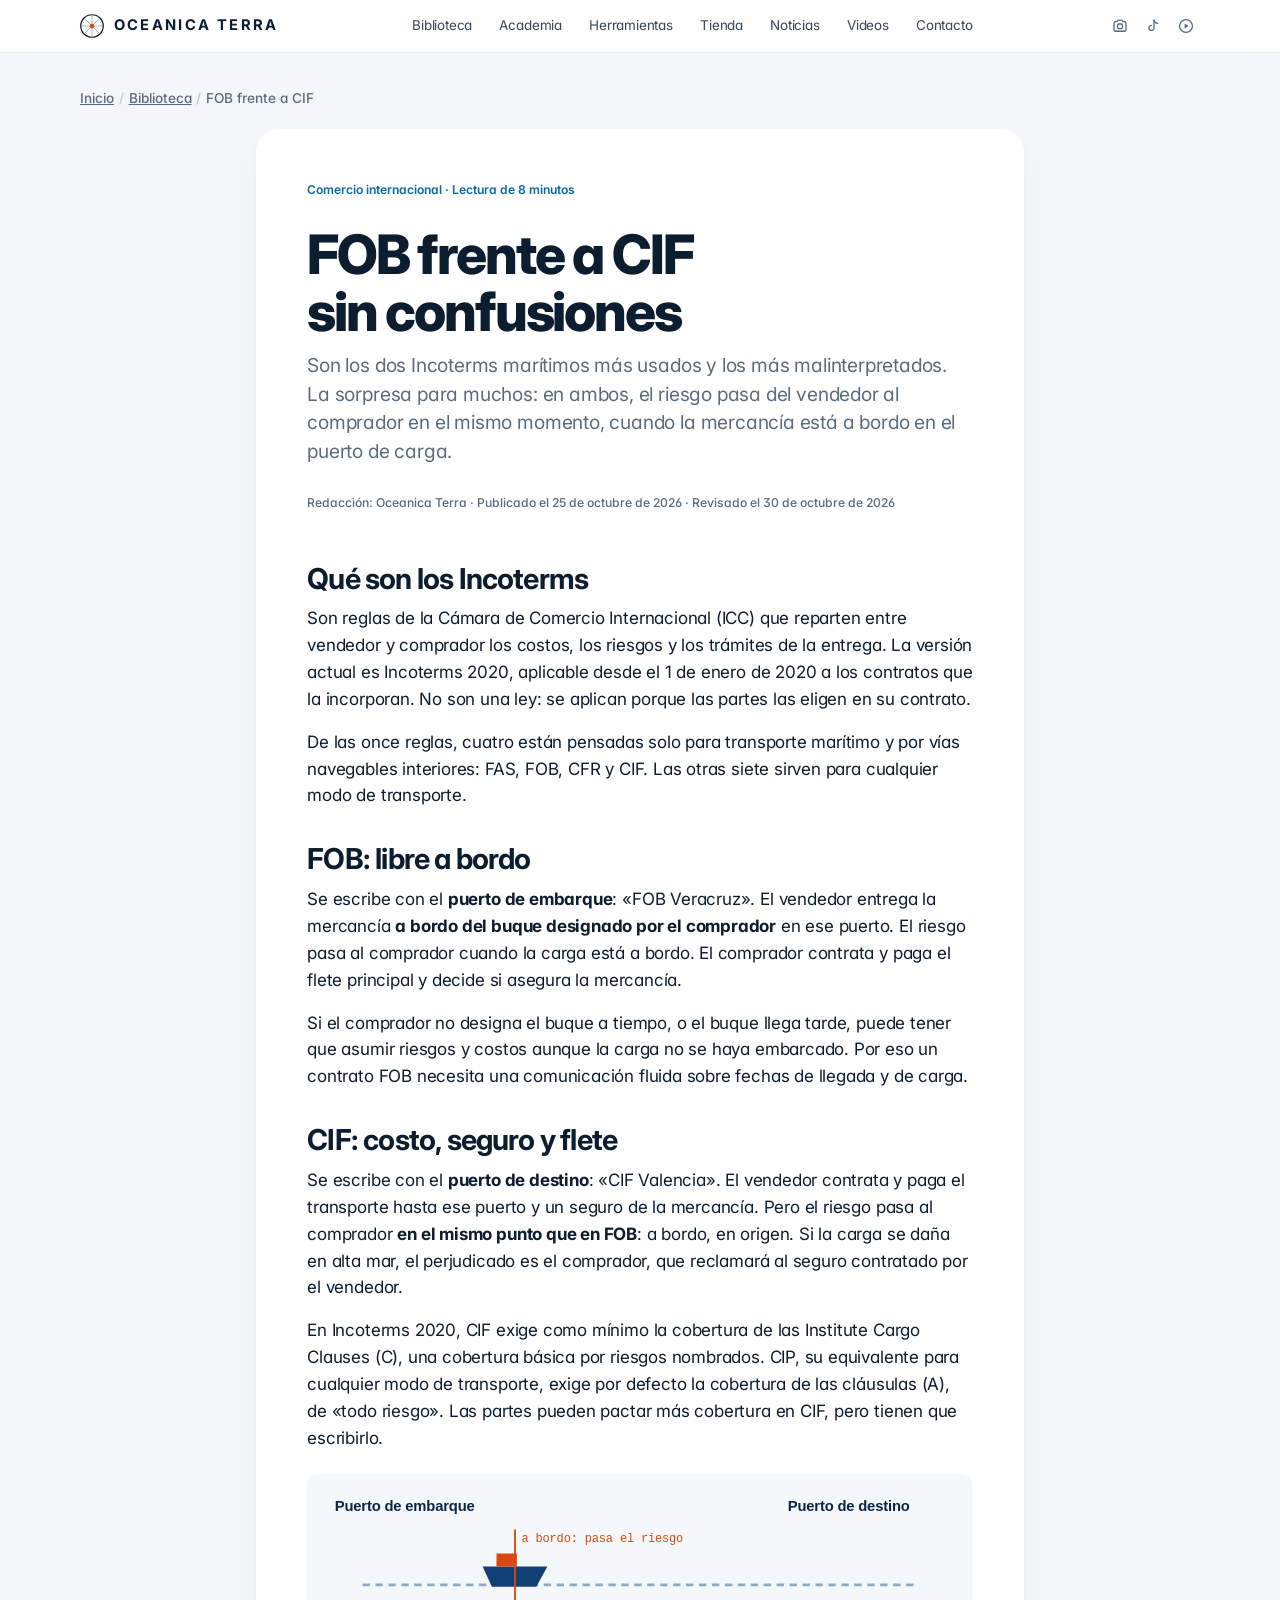
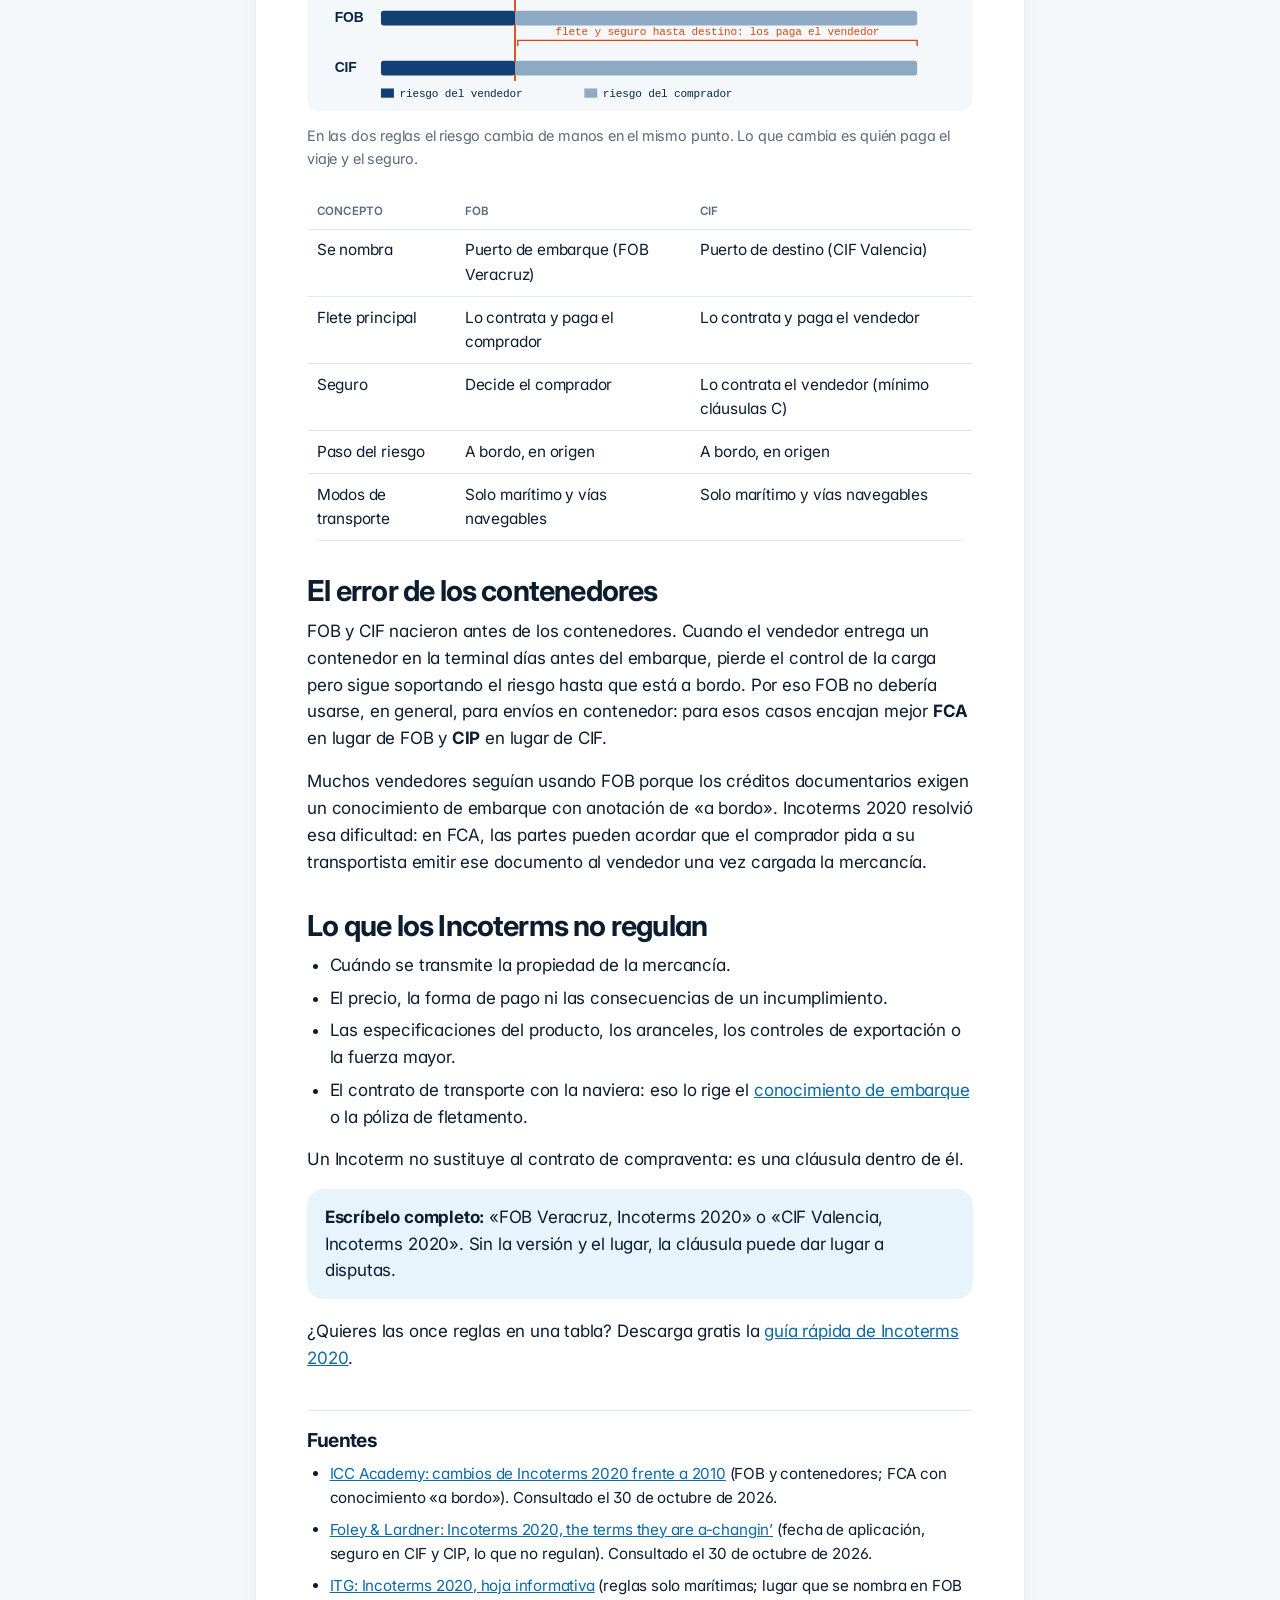
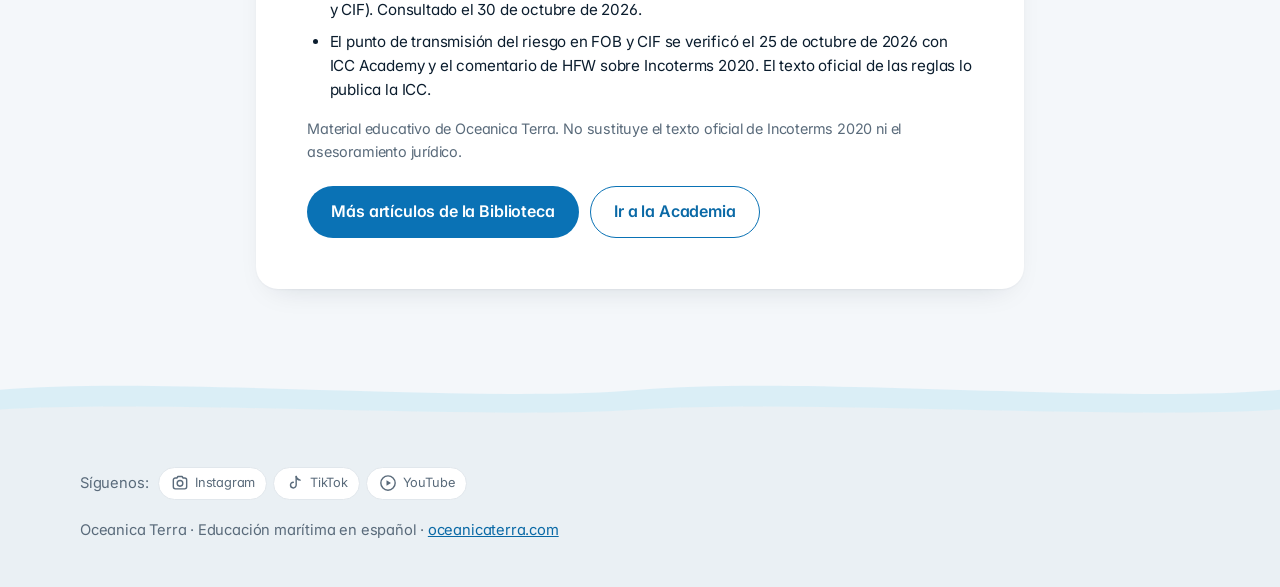
<file: articulos/fob-frente-a-cif.html>
<!doctype html>
<html lang="es">
<head>
<meta charset="utf-8">
<meta name="viewport" content="width=device-width, initial-scale=1, viewport-fit=cover">
<title>FOB frente a CIF sin confusiones · Oceanica Terra</title>
<meta name="description" content="Diferencias entre FOB y CIF en Incoterms 2020: quién paga el flete y el seguro, dónde pasa el riesgo, por qué no encajan con contenedores y qué no regulan los Incoterms.">
<link rel="canonical" href="https://www.oceanicaterra.com/articulos/fob-frente-a-cif.html">
<meta name="theme-color" content="#0B2545">
<meta property="og:type" content="article">
<meta property="og:locale" content="es_ES">
<meta property="og:site_name" content="Oceanica Terra">
<meta property="og:title" content="FOB frente a CIF sin confusiones">
<meta property="og:description" content="Diferencias entre FOB y CIF en Incoterms 2020: quién paga el flete y el seguro, dónde pasa el riesgo, por qué no encajan con contenedores y qué no regulan los Incoterms.">
<meta property="og:url" content="https://www.oceanicaterra.com/articulos/fob-frente-a-cif.html">
<meta property="og:image" content="https://www.oceanicaterra.com/assets/og-oceanica-terra.jpg">
<meta property="og:image:width" content="1200">
<meta property="og:image:height" content="630">
<meta name="twitter:card" content="summary_large_image">
<link rel="icon" href="data:image/svg+xml,%3Csvg xmlns='http://www.w3.org/2000/svg' viewBox='0 0 32 32'%3E%3Ccircle cx='16' cy='16' r='15' fill='%230B2545'/%3E%3Ccircle cx='16' cy='16' r='4' fill='%23D9480F'/%3E%3C/svg%3E">
<link rel="preconnect" href="https://fonts.googleapis.com">
<link rel="preconnect" href="https://fonts.gstatic.com" crossorigin>
<link rel="stylesheet" href="https://fonts.googleapis.com/css2?family=Inter:wght@400;500;600;700;800&display=swap">
<link rel="stylesheet" href="/assets/sitio.css">
<script type="application/ld+json">{"@context": "https://schema.org", "@type": "Article", "headline": "FOB frente a CIF sin confusiones", "description": "Diferencias entre FOB y CIF en Incoterms 2020: quién paga el flete y el seguro, dónde pasa el riesgo, por qué no encajan con contenedores y qué no regulan los Incoterms.", "inLanguage": "es", "datePublished": "2026-10-25", "dateModified": "2026-10-30", "mainEntityOfPage": "https://www.oceanicaterra.com/articulos/fob-frente-a-cif.html", "image": "https://www.oceanicaterra.com/assets/og-oceanica-terra.jpg", "author": {"@type": "Organization", "name": "Oceanica Terra", "url": "https://www.oceanicaterra.com/"}, "publisher": {"@type": "Organization", "name": "Oceanica Terra", "url": "https://www.oceanicaterra.com/"}}</script>
</head>
<body>
<header class="top">
  <div class="wrap gn-bar">
    <a class="brand" href="/" aria-label="Oceanica Terra, inicio">
      <svg viewBox="0 0 32 32" aria-hidden="true">
        <circle cx="16" cy="16" r="15" fill="none" stroke="currentColor" stroke-width="1.6"/>
        <path d="M16 2 L16 30 M2 16 L30 16 M6 6 L26 26 M26 6 L6 26" stroke="currentColor" stroke-width=".8" opacity=".55"/>
        <circle cx="16" cy="16" r="3" fill="#D9480F"/>
      </svg>
      <span>OCEANICA TERRA</span>
    </a>
    <button type="button" class="gn-burger" aria-expanded="false" aria-controls="gn-menu" aria-label="Abrir el menú"><span><i></i><i></i></span></button>
    <nav class="links gn-menu" id="gn-menu" aria-label="Secciones">
      <ul class="gn-list"><li class="gn-item" data-menu="bib"><a class="gn-top" href="/#biblioteca">Biblioteca</a><button type="button" class="gn-exp" aria-expanded="false" aria-controls="fly-bib" aria-label="Ver opciones de Biblioteca"><svg viewBox="0 0 16 16" aria-hidden="true"><path d="M3.5 6l4.5 4.5L12.5 6" fill="none" stroke="currentColor" stroke-width="1.6" stroke-linecap="round" stroke-linejoin="round"/></svg></button><div class="gn-flyout" id="fly-bib"><div class="wrap gn-fly-in"><div class="gn-col gn-big"><p class="gn-k">Explorar la biblioteca</p><ul><li><a href="/#biblioteca" data-tab="t-buques">Tipos de buque</a></li><li><a href="/#biblioteca" data-tab="t-logistica">Transporte y logística</a></li><li><a href="/#biblioteca" data-tab="t-ingenieria">Construcción e ingeniería</a></li><li><a href="/#biblioteca" data-tab="t-navegacion">Navegación y cubierta</a></li><li><a href="/#biblioteca" data-tab="t-seguridad">Seguridad y medio ambiente</a></li><li><a href="/#biblioteca" data-tab="t-convenios">Convenios e instituciones</a></li></ul></div><div class="gn-col gn-small"><p class="gn-k">Artículos</p><ul><li><a href="/articulos/conocimiento-de-embarque.html">El conocimiento de embarque, campo por campo</a></li><li><a href="/articulos/solas-en-10-minutos.html">SOLAS en 10 minutos</a></li><li><a href="/articulos/fob-frente-a-cif.html">FOB frente a CIF sin confusiones</a></li><li><a href="/#plataforma">Qué encontrarás en Oceanica Terra</a></li></ul></div><figure class="gn-pic" aria-hidden="true"><div class="tile"><svg class="ico" viewBox="0 0 48 48" aria-hidden="true" fill="none" stroke="currentColor" stroke-width="1.8" stroke-linecap="round" stroke-linejoin="round"><path d="M24 14C20 11 14 10 8 11v25c6-1 12 0 16 3 4-3 10-4 16-3V11c-6-1-12 0-16 3zM24 14v25"/><path d="M12 18c3-.4 6 0 8 1M12 24c3-.4 6 0 8 1M28 19c2-1 5-1.4 8-1M28 25c2-1 5-1.4 8-1" stroke-opacity=".5"/></svg></div><figcaption>Del casco al contrato: fichas y artículos con fuentes.</figcaption></figure></div></div></li><li class="gn-item" data-menu="aca"><a class="gn-top" href="/#academia">Academia</a><button type="button" class="gn-exp" aria-expanded="false" aria-controls="fly-aca" aria-label="Ver opciones de Academia"><svg viewBox="0 0 16 16" aria-hidden="true"><path d="M3.5 6l4.5 4.5L12.5 6" fill="none" stroke="currentColor" stroke-width="1.6" stroke-linecap="round" stroke-linejoin="round"/></svg></button><div class="gn-flyout" id="fly-aca"><div class="wrap gn-fly-in"><div class="gn-col gn-big"><p class="gn-k">Academia</p><ul><li><a href="/#academia">Plan de estudios: 20 módulos</a></li><li><a href="/#academia">Módulo 11 · Fletamentos y mercados de fletes</a></li></ul></div><div class="gn-col gn-small"><p class="gn-k">Formatos</p><ul><li><a href="/#academia">Cursos grabados</a></li><li><a href="/#academia">Webinars y talleres</a></li><li><a href="/#contacto">Formación para empresas y escuelas</a></li></ul></div><figure class="gn-pic" aria-hidden="true"><div class="tile"><svg class="ico" viewBox="0 0 48 48" aria-hidden="true" fill="none" stroke="currentColor" stroke-width="1.8" stroke-linecap="round" stroke-linejoin="round"><path d="M5 19l19-8 19 8-19 8z"/><path d="M13 23v8c0 3 22 3 22 0v-8M43 19v9"/></svg></div><figcaption>Plan de estudios en administración marítima y portuaria.</figcaption></figure></div></div></li><li class="gn-item" data-menu="her"><a class="gn-top" href="/herramientas/">Herramientas</a><button type="button" class="gn-exp" aria-expanded="false" aria-controls="fly-her" aria-label="Ver opciones de Herramientas"><svg viewBox="0 0 16 16" aria-hidden="true"><path d="M3.5 6l4.5 4.5L12.5 6" fill="none" stroke="currentColor" stroke-width="1.6" stroke-linecap="round" stroke-linejoin="round"/></svg></button><div class="gn-flyout" id="fly-her"><div class="wrap gn-fly-in"><div class="gn-col gn-big"><p class="gn-k">Herramientas gratuitas</p><ul><li><a href="/herramientas/conversor-nautico.html">Conversor náutico</a></li><li><a href="/#ejercicios">Calculadora de demora y despacho</a></li><li><a href="/herramientas/">Todas las herramientas</a></li></ul></div><div class="gn-col gn-small"><p class="gn-k">Practicar</p><ul><li><a href="/#ejercicios">Caso resuelto: ¿cuánto debe pagar el fletador?</a></li></ul></div><figure class="gn-pic" aria-hidden="true"><div class="tile"><svg class="ico" viewBox="0 0 48 48" aria-hidden="true" fill="none" stroke="currentColor" stroke-width="1.8" stroke-linecap="round" stroke-linejoin="round"><rect x="12" y="7" width="24" height="34" rx="4"/><rect x="16" y="11" width="16" height="7" rx="1.5"/><path d="M17 25h2M23 25h2M29 25h2M17 30h2M23 30h2M29 30h2M17 35h2M23 35h2M29 35h2" stroke-width="2.6" stroke-linecap="round"/></svg></div><figcaption>Calculadoras gratuitas para practicar.</figcaption></figure></div></div></li><li class="gn-item" data-menu="tie"><a class="gn-top" href="/#publicaciones">Tienda</a><button type="button" class="gn-exp" aria-expanded="false" aria-controls="fly-tie" aria-label="Ver opciones de Tienda"><svg viewBox="0 0 16 16" aria-hidden="true"><path d="M3.5 6l4.5 4.5L12.5 6" fill="none" stroke="currentColor" stroke-width="1.6" stroke-linecap="round" stroke-linejoin="round"/></svg></button><div class="gn-flyout" id="fly-tie"><div class="wrap gn-fly-in"><div class="gn-col gn-big"><p class="gn-k">Tienda</p><ul><li><a href="/#publicaciones">Ver la tienda</a></li><li><a href="/#guia-gratis">Guía gratis: Incoterms 2020</a></li><li><a href="/#guia-gratis-gmdss">Guía gratis: GMDSS</a></li></ul></div><div class="gn-col gn-small"><p class="gn-k">Publicaciones</p><ul><li><a href="/#producto-libro">Laytime y demora sin misterios</a></li><li><a href="/#producto-pack">Pack Laytime completo</a></li><li><a href="/#producto-calculadora">Calculadora de laytime y demora (Excel)</a></li><li><a href="/#producto-kit">Kit de documentación del buque en puerto</a></li><li><a href="/#producto-psc">Lista de comprobación para inspecciones PSC</a></li></ul></div><figure class="gn-pic" aria-hidden="true"><div class="tile"><div class="pcover"><span>GUÍA PRÁCTICA</span><b>Laytime y demora sin misterios</b></div></div><figcaption>Pago seguro con PayPal o tarjeta y descarga inmediata.</figcaption></figure></div></div></li><li class="gn-item" data-menu="not"><a class="gn-top" href="/#actualidad">Noticias</a><button type="button" class="gn-exp" aria-expanded="false" aria-controls="fly-not" aria-label="Ver opciones de Noticias"><svg viewBox="0 0 16 16" aria-hidden="true"><path d="M3.5 6l4.5 4.5L12.5 6" fill="none" stroke="currentColor" stroke-width="1.6" stroke-linecap="round" stroke-linejoin="round"/></svg></button><div class="gn-flyout" id="fly-not"><div class="wrap gn-fly-in"><div class="gn-col gn-big"><p class="gn-k">Noticias</p><ul><li><a href="/#actualidad">Noticias de hoy</a></li></ul></div><div class="gn-col gn-small"><p class="gn-k">Cada día en redes</p><ul><li><a href="https://www.instagram.com/oceanicaterra/" target="_blank" rel="noopener">Instagram</a></li><li><a href="https://www.tiktok.com/@oceanicaterra" target="_blank" rel="noopener">TikTok</a></li><li><a href="https://www.youtube.com/channel/UCG6881kVqyRiSnb0mSk_nrA" target="_blank" rel="noopener">YouTube</a></li></ul></div><figure class="gn-pic" aria-hidden="true"><div class="tile"><svg class="ico" viewBox="0 0 48 48" aria-hidden="true" fill="none" stroke="currentColor" stroke-width="1.8" stroke-linecap="round" stroke-linejoin="round"><circle cx="24" cy="24" r="15"/><ellipse cx="24" cy="24" rx="6.5" ry="15"/><path d="M9.5 19h29M9.5 29h29"/></svg></div><figcaption>Lo más importante del mar, resumido y con su fuente.</figcaption></figure></div></div></li><li class="gn-item" data-menu="vid"><a class="gn-top" href="/#videos">Videos</a><button type="button" class="gn-exp" aria-expanded="false" aria-controls="fly-vid" aria-label="Ver opciones de Videos"><svg viewBox="0 0 16 16" aria-hidden="true"><path d="M3.5 6l4.5 4.5L12.5 6" fill="none" stroke="currentColor" stroke-width="1.6" stroke-linecap="round" stroke-linejoin="round"/></svg></button><div class="gn-flyout" id="fly-vid"><div class="wrap gn-fly-in"><div class="gn-col gn-big"><p class="gn-k">Videos</p><ul><li><a href="/#videos">Diez primeros videos del canal</a></li><li><a href="https://www.youtube.com/channel/UCG6881kVqyRiSnb0mSk_nrA" target="_blank" rel="noopener">Canal de YouTube</a></li></ul></div><div class="gn-col gn-small"><p class="gn-k">También en</p><ul><li><a href="https://www.tiktok.com/@oceanicaterra" target="_blank" rel="noopener">TikTok</a></li><li><a href="https://www.instagram.com/oceanicaterra/" target="_blank" rel="noopener">Instagram</a></li></ul></div><figure class="gn-pic" aria-hidden="true"><div class="tile"><svg class="ico" viewBox="0 0 48 48" aria-hidden="true" fill="none" stroke="currentColor" stroke-width="1.8" stroke-linecap="round" stroke-linejoin="round"><rect x="7" y="11" width="34" height="26" rx="6"/><path d="M21 18l9 6-9 6z" fill="currentColor"/></svg></div><figcaption>Cómo funcionan los buques y el comercio marítimo.</figcaption></figure></div></div></li><li class="gn-item" data-menu="con"><a class="gn-top" href="/#contacto">Contacto</a><button type="button" class="gn-exp" aria-expanded="false" aria-controls="fly-con" aria-label="Ver opciones de Contacto"><svg viewBox="0 0 16 16" aria-hidden="true"><path d="M3.5 6l4.5 4.5L12.5 6" fill="none" stroke="currentColor" stroke-width="1.6" stroke-linecap="round" stroke-linejoin="round"/></svg></button><div class="gn-flyout" id="fly-con"><div class="wrap gn-fly-in"><div class="gn-col gn-big"><p class="gn-k">Contacto</p><ul><li><a href="/#contacto">Escríbenos</a></li><li><a href="/#sobre">Sobre nosotros</a></li><li><a href="/#preguntas">Preguntas frecuentes</a></li></ul></div><div class="gn-col gn-small"><p class="gn-k">El autor</p><ul><li><a href="/autor/cesar-andrade.html">César Andrade</a></li></ul></div><figure class="gn-pic" aria-hidden="true"><div class="tile"><svg class="ico" viewBox="0 0 48 48" aria-hidden="true" fill="none" stroke="currentColor" stroke-width="1.8" stroke-linecap="round" stroke-linejoin="round"><rect x="7" y="13" width="34" height="23" rx="3"/><path d="M8 15l16 11 16-11"/></svg></div><figcaption>contacto@oceanicaterra.com</figcaption></figure></div></div></li></ul>
      <div class="gn-tools"><span class="social" role="group" aria-label="Redes sociales de Oceanica Terra"><a href="https://www.instagram.com/oceanicaterra/" target="_blank" rel="noopener" title="Oceanica Terra en Instagram" aria-label="Oceanica Terra en Instagram (se abre en otra pestaña)"><svg viewBox="0 0 24 24" aria-hidden="true"><path d="M4 8.5A2.5 2.5 0 0 1 6.5 6h1.8l1.2-1.8h5l1.2 1.8h1.8A2.5 2.5 0 0 1 20 8.5v8A2.5 2.5 0 0 1 17.5 19h-11A2.5 2.5 0 0 1 4 16.5z" fill="none" stroke="currentColor" stroke-width="1.7" stroke-linejoin="round"/><circle cx="12" cy="12.4" r="3.4" fill="none" stroke="currentColor" stroke-width="1.7"/></svg><span>Instagram</span></a><a href="https://www.tiktok.com/@oceanicaterra" target="_blank" rel="noopener" title="Oceanica Terra en TikTok" aria-label="Oceanica Terra en TikTok (se abre en otra pestaña)"><svg viewBox="0 0 24 24" aria-hidden="true"><path d="M13.4 4.2v10.3a3.4 3.4 0 1 1-3.4-3.4" fill="none" stroke="currentColor" stroke-width="1.7" stroke-linecap="round" stroke-linejoin="round"/><path d="M13.4 4.2c.5 2.5 2.2 4.1 4.8 4.3" fill="none" stroke="currentColor" stroke-width="1.7" stroke-linecap="round"/></svg><span>TikTok</span></a><a href="https://www.youtube.com/channel/UCG6881kVqyRiSnb0mSk_nrA" target="_blank" rel="noopener" title="Oceanica Terra en YouTube" aria-label="Oceanica Terra en YouTube (se abre en otra pestaña)"><svg viewBox="0 0 24 24" aria-hidden="true"><circle cx="12" cy="12" r="8.6" fill="none" stroke="currentColor" stroke-width="1.7"/><path d="M10.2 8.6v6.8l5.4-3.4z" fill="currentColor"/></svg><span>YouTube</span></a></span></div>
    </nav>
  </div>
</header>
<div class="gn-curtain" aria-hidden="true"></div>
<main class="page">
  <div class="wrap">
    <nav class="crumbs" aria-label="Miga de pan"><ol><li><a href="/">Inicio</a></li><li><a href="/#biblioteca">Biblioteca</a></li><li aria-current="page">FOB frente a CIF</li></ol></nav>
    <article class="doc">
      <div class="doc-head">
        <p class="meta">Comercio internacional · Lectura de 8 minutos</p>
        <h1>FOB frente a CIF sin confusiones</h1>
        <p class="doc-lede">Son los dos Incoterms marítimos más usados y los más malinterpretados. La sorpresa para muchos: en ambos, el riesgo pasa del vendedor al comprador en el mismo momento, cuando la mercancía está a bordo en el puerto de carga.</p>
        <p class="byline">Redacción: Oceanica Terra · Publicado el 25 de octubre de 2026 · Revisado el 30 de octubre de 2026</p>
      </div>

      <h2>Qué son los Incoterms</h2>
      <p>Son reglas de la Cámara de Comercio Internacional (ICC) que reparten entre vendedor y comprador los costos, los riesgos y los trámites de la entrega. La versión actual es Incoterms 2020, aplicable desde el 1 de enero de 2020 a los contratos que la incorporan. No son una ley: se aplican porque las partes las eligen en su contrato.</p>
      <p>De las once reglas, cuatro están pensadas solo para transporte marítimo y por vías navegables interiores: FAS, FOB, CFR y CIF. Las otras siete sirven para cualquier modo de transporte.</p>

      <h2>FOB: libre a bordo</h2>
      <p>Se escribe con el <b>puerto de embarque</b>: «FOB Veracruz». El vendedor entrega la mercancía <b>a bordo del buque designado por el comprador</b> en ese puerto. El riesgo pasa al comprador cuando la carga está a bordo. El comprador contrata y paga el flete principal y decide si asegura la mercancía.</p>
      <p>Si el comprador no designa el buque a tiempo, o el buque llega tarde, puede tener que asumir riesgos y costos aunque la carga no se haya embarcado. Por eso un contrato FOB necesita una comunicación fluida sobre fechas de llegada y de carga.</p>

      <h2>CIF: costo, seguro y flete</h2>
      <p>Se escribe con el <b>puerto de destino</b>: «CIF Valencia». El vendedor contrata y paga el transporte hasta ese puerto y un seguro de la mercancía. Pero el riesgo pasa al comprador <b>en el mismo punto que en FOB</b>: a bordo, en origen. Si la carga se daña en alta mar, el perjudicado es el comprador, que reclamará al seguro contratado por el vendedor.</p>
      <p>En Incoterms 2020, CIF exige como mínimo la cobertura de las Institute Cargo Clauses (C), una cobertura básica por riesgos nombrados. CIP, su equivalente para cualquier modo de transporte, exige por defecto la cobertura de las cláusulas (A), de «todo riesgo». Las partes pueden pactar más cobertura en CIF, pero tienen que escribirlo.</p>
      <figure>
        <svg viewBox="0 0 720 256" role="img" aria-labelledby="fobcif-t" style="width:100%;height:auto;max-width:720px">
          <title id="fobcif-t">En FOB y en CIF el riesgo pasa al comprador cuando la mercancía está a bordo en el puerto de embarque; en CIF el vendedor paga además el flete y el seguro hasta el puerto de destino.</title>
          <rect x="0" y="0" width="720" height="256" rx="12" fill="#F4F8FB"/>
          <text x="30" y="40" font-family="IBM Plex Sans Condensed, sans-serif" font-size="16" font-weight="600" fill="#0B2545">Puerto de embarque</text>
          <text x="520" y="40" font-family="IBM Plex Sans Condensed, sans-serif" font-size="16" font-weight="600" fill="#0B2545">Puerto de destino</text>
          <line x1="60" y1="120" x2="660" y2="120" stroke="#8DA9C4" stroke-width="3" stroke-dasharray="8 6"/>
          <path d="M190 100 h70 l-12 22 h-48 z" fill="#134074"/>
          <rect x="205" y="86" width="22" height="14" fill="#D9480F"/>
          <line x1="225" y1="60" x2="225" y2="224" stroke="#D9480F" stroke-width="2"/>
          <text x="232" y="74" font-family="IBM Plex Mono, monospace" font-size="13" fill="#D9480F">a bordo: pasa el riesgo</text>
          <text x="30" y="160" font-family="IBM Plex Sans Condensed, sans-serif" font-size="15" font-weight="600" fill="#0B2545">FOB</text>
          <rect x="80" y="148" width="145" height="16" rx="3" fill="#134074"/>
          <rect x="225" y="148" width="435" height="16" rx="3" fill="#8DA9C4"/>
          <text x="30" y="214" font-family="IBM Plex Sans Condensed, sans-serif" font-size="15" font-weight="600" fill="#0B2545">CIF</text>
          <path d="M228 186 v-6 h432 v6" fill="none" stroke="#D9480F" stroke-width="1.5"/>
          <text x="444" y="174" text-anchor="middle" font-family="IBM Plex Mono, monospace" font-size="12" fill="#D9480F">flete y seguro hasta destino: los paga el vendedor</text>
          <rect x="80" y="202" width="145" height="16" rx="3" fill="#134074"/>
          <rect x="225" y="202" width="435" height="16" rx="3" fill="#8DA9C4"/>
          <rect x="80" y="232" width="14" height="10" fill="#134074"/><text x="100" y="241" font-family="IBM Plex Mono, monospace" font-size="12" fill="#0B2545">riesgo del vendedor</text>
          <rect x="300" y="232" width="14" height="10" fill="#8DA9C4"/><text x="320" y="241" font-family="IBM Plex Mono, monospace" font-size="12" fill="#0B2545">riesgo del comprador</text>
        </svg>
        <figcaption>En las dos reglas el riesgo cambia de manos en el mismo punto. Lo que cambia es quién paga el viaje y el seguro.</figcaption>
      </figure>

      <div class="table-wrap"><table>
        <thead><tr><th>Concepto</th><th>FOB</th><th>CIF</th></tr></thead>
        <tbody>
          <tr><td>Se nombra</td><td>Puerto de embarque (FOB Veracruz)</td><td>Puerto de destino (CIF Valencia)</td></tr>
          <tr><td>Flete principal</td><td>Lo contrata y paga el comprador</td><td>Lo contrata y paga el vendedor</td></tr>
          <tr><td>Seguro</td><td>Decide el comprador</td><td>Lo contrata el vendedor (mínimo cláusulas C)</td></tr>
          <tr><td>Paso del riesgo</td><td>A bordo, en origen</td><td>A bordo, en origen</td></tr>
          <tr><td>Modos de transporte</td><td>Solo marítimo y vías navegables</td><td>Solo marítimo y vías navegables</td></tr>
        </tbody>
      </table></div>

      <h2>El error de los contenedores</h2>
      <p>FOB y CIF nacieron antes de los contenedores. Cuando el vendedor entrega un contenedor en la terminal días antes del embarque, pierde el control de la carga pero sigue soportando el riesgo hasta que está a bordo. Por eso FOB no debería usarse, en general, para envíos en contenedor: para esos casos encajan mejor <b>FCA</b> en lugar de FOB y <b>CIP</b> en lugar de CIF.</p>
      <p>Muchos vendedores seguían usando FOB porque los créditos documentarios exigen un conocimiento de embarque con anotación de «a bordo». Incoterms 2020 resolvió esa dificultad: en FCA, las partes pueden acordar que el comprador pida a su transportista emitir ese documento al vendedor una vez cargada la mercancía.</p>

      <h2>Lo que los Incoterms no regulan</h2>
      <ul>
        <li>Cuándo se transmite la propiedad de la mercancía.</li>
        <li>El precio, la forma de pago ni las consecuencias de un incumplimiento.</li>
        <li>Las especificaciones del producto, los aranceles, los controles de exportación o la fuerza mayor.</li>
        <li>El contrato de transporte con la naviera: eso lo rige el <a href="/articulos/conocimiento-de-embarque.html">conocimiento de embarque</a> o la póliza de fletamento.</li>
      </ul>
      <p>Un Incoterm no sustituye al contrato de compraventa: es una cláusula dentro de él.</p>

      <div class="note"><b>Escríbelo completo:</b> «FOB Veracruz, Incoterms 2020» o «CIF Valencia, Incoterms 2020». Sin la versión y el lugar, la cláusula puede dar lugar a disputas.</div>
      <p>¿Quieres las once reglas en una tabla? Descarga gratis la <a href="/guia-gratis-incoterms-2020.pdf">guía rápida de Incoterms 2020</a>.</p>

      <section class="sources">
        <h2>Fuentes</h2>
        <ul>
          <li><a href="https://icc.academy/?p=14443" target="_blank" rel="noopener">ICC Academy: cambios de Incoterms 2020 frente a 2010</a> (FOB y contenedores; FCA con conocimiento «a bordo»). Consultado el 30 de octubre de 2026.</li>
          <li><a href="https://www.foley.com/insights/publications/2020/01/incoterms-2020-the-terms-they-are-achangin/" target="_blank" rel="noopener">Foley &amp; Lardner: Incoterms 2020, the terms they are a-changin’</a> (fecha de aplicación, seguro en CIF y CIP, lo que no regulan). Consultado el 30 de octubre de 2026.</li>
          <li><a href="https://itg.de/wp-content/uploads/2024/08/Incoterms2020_ITG-Infoblatt_en.pdf" target="_blank" rel="noopener">ITG: Incoterms 2020, hoja informativa</a> (reglas solo marítimas; lugar que se nombra en FOB y CIF). Consultado el 30 de octubre de 2026.</li>
          <li>El punto de transmisión del riesgo en FOB y CIF se verificó el 25 de octubre de 2026 con ICC Academy y el comentario de HFW sobre Incoterms 2020. El texto oficial de las reglas lo publica la ICC.</li>
        </ul>
      </section>
      <p class="disclaimer">Material educativo de Oceanica Terra. No sustituye el texto oficial de Incoterms 2020 ni el asesoramiento jurídico.</p>
      <div class="ctas">
        <a class="btn btn-primary" href="/#biblioteca">Más artículos de la Biblioteca</a>
        <a class="btn btn-ghost" href="/#academia">Ir a la Academia</a>
      </div>
    </article>
  </div>
</main>
<div class="shore" aria-hidden="true"><svg class="s1" viewBox="0 0 2880 100" preserveAspectRatio="none"><path d="M0 40 C180 24 540 56 720 40 C900 24 1260 56 1440 40 C1620 24 1980 56 2160 40 C2340 24 2700 56 2880 40 V100 H0 Z"/></svg><svg class="s2" viewBox="0 0 2880 100" preserveAspectRatio="none"><path d="M0 62 C180 50 540 74 720 62 C900 50 1260 74 1440 62 C1620 50 1980 74 2160 62 C2340 50 2700 74 2880 62 V100 H0 Z"/></svg></div>
<footer>
  <div class="wrap">
    <p class="social-row">Síguenos: <span class="social foot" role="group" aria-label="Redes sociales de Oceanica Terra"><a href="https://www.instagram.com/oceanicaterra/" target="_blank" rel="noopener" title="Oceanica Terra en Instagram" aria-label="Oceanica Terra en Instagram (se abre en otra pestaña)"><svg viewBox="0 0 24 24" aria-hidden="true"><path d="M4 8.5A2.5 2.5 0 0 1 6.5 6h1.8l1.2-1.8h5l1.2 1.8h1.8A2.5 2.5 0 0 1 20 8.5v8A2.5 2.5 0 0 1 17.5 19h-11A2.5 2.5 0 0 1 4 16.5z" fill="none" stroke="currentColor" stroke-width="1.7" stroke-linejoin="round"/><circle cx="12" cy="12.4" r="3.4" fill="none" stroke="currentColor" stroke-width="1.7"/></svg><span>Instagram</span></a><a href="https://www.tiktok.com/@oceanicaterra" target="_blank" rel="noopener" title="Oceanica Terra en TikTok" aria-label="Oceanica Terra en TikTok (se abre en otra pestaña)"><svg viewBox="0 0 24 24" aria-hidden="true"><path d="M13.4 4.2v10.3a3.4 3.4 0 1 1-3.4-3.4" fill="none" stroke="currentColor" stroke-width="1.7" stroke-linecap="round" stroke-linejoin="round"/><path d="M13.4 4.2c.5 2.5 2.2 4.1 4.8 4.3" fill="none" stroke="currentColor" stroke-width="1.7" stroke-linecap="round"/></svg><span>TikTok</span></a><a href="https://www.youtube.com/channel/UCG6881kVqyRiSnb0mSk_nrA" target="_blank" rel="noopener" title="Oceanica Terra en YouTube" aria-label="Oceanica Terra en YouTube (se abre en otra pestaña)"><svg viewBox="0 0 24 24" aria-hidden="true"><circle cx="12" cy="12" r="8.6" fill="none" stroke="currentColor" stroke-width="1.7"/><path d="M10.2 8.6v6.8l5.4-3.4z" fill="currentColor"/></svg><span>YouTube</span></a></span></p>
    <p>Oceanica Terra · Educación marítima en español · <a href="/">oceanicaterra.com</a></p>
  </div>
</footer>
<script src="/assets/menu.js" defer></script>
</body>
</html>
</file>
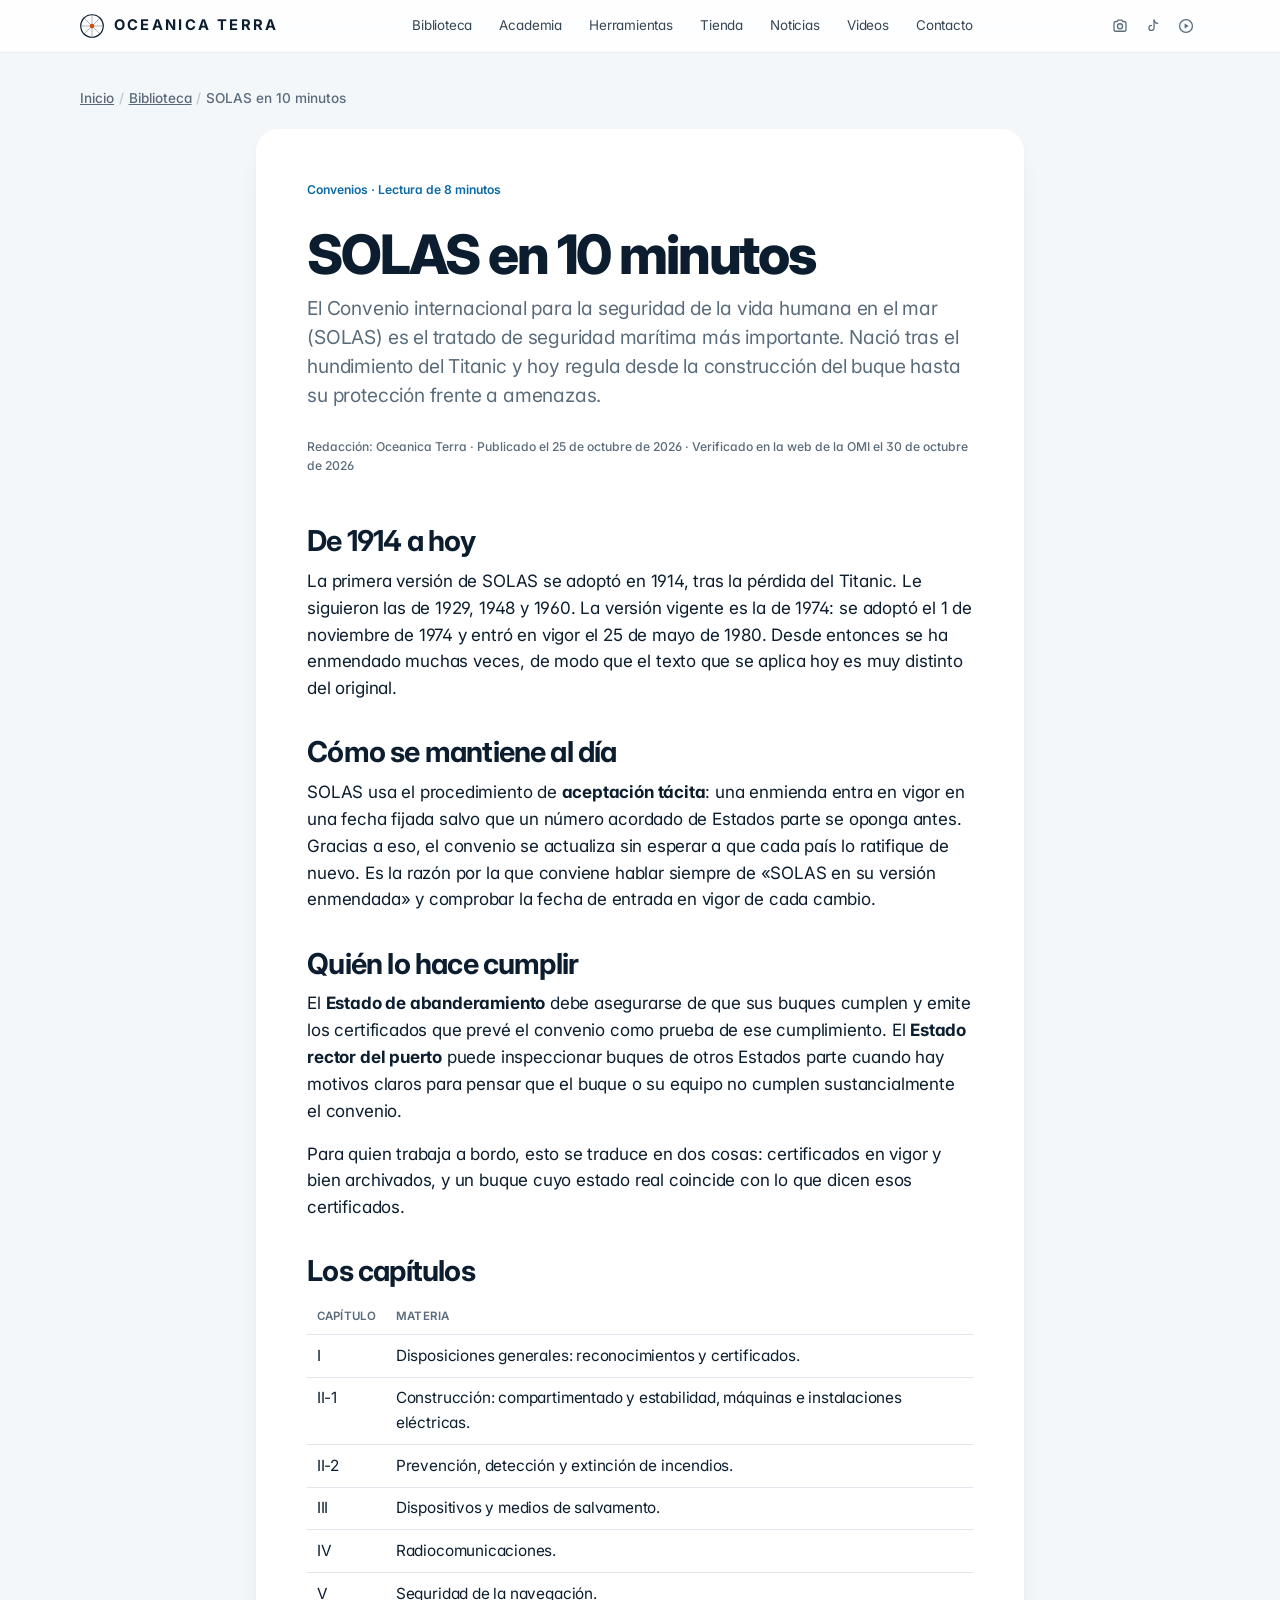
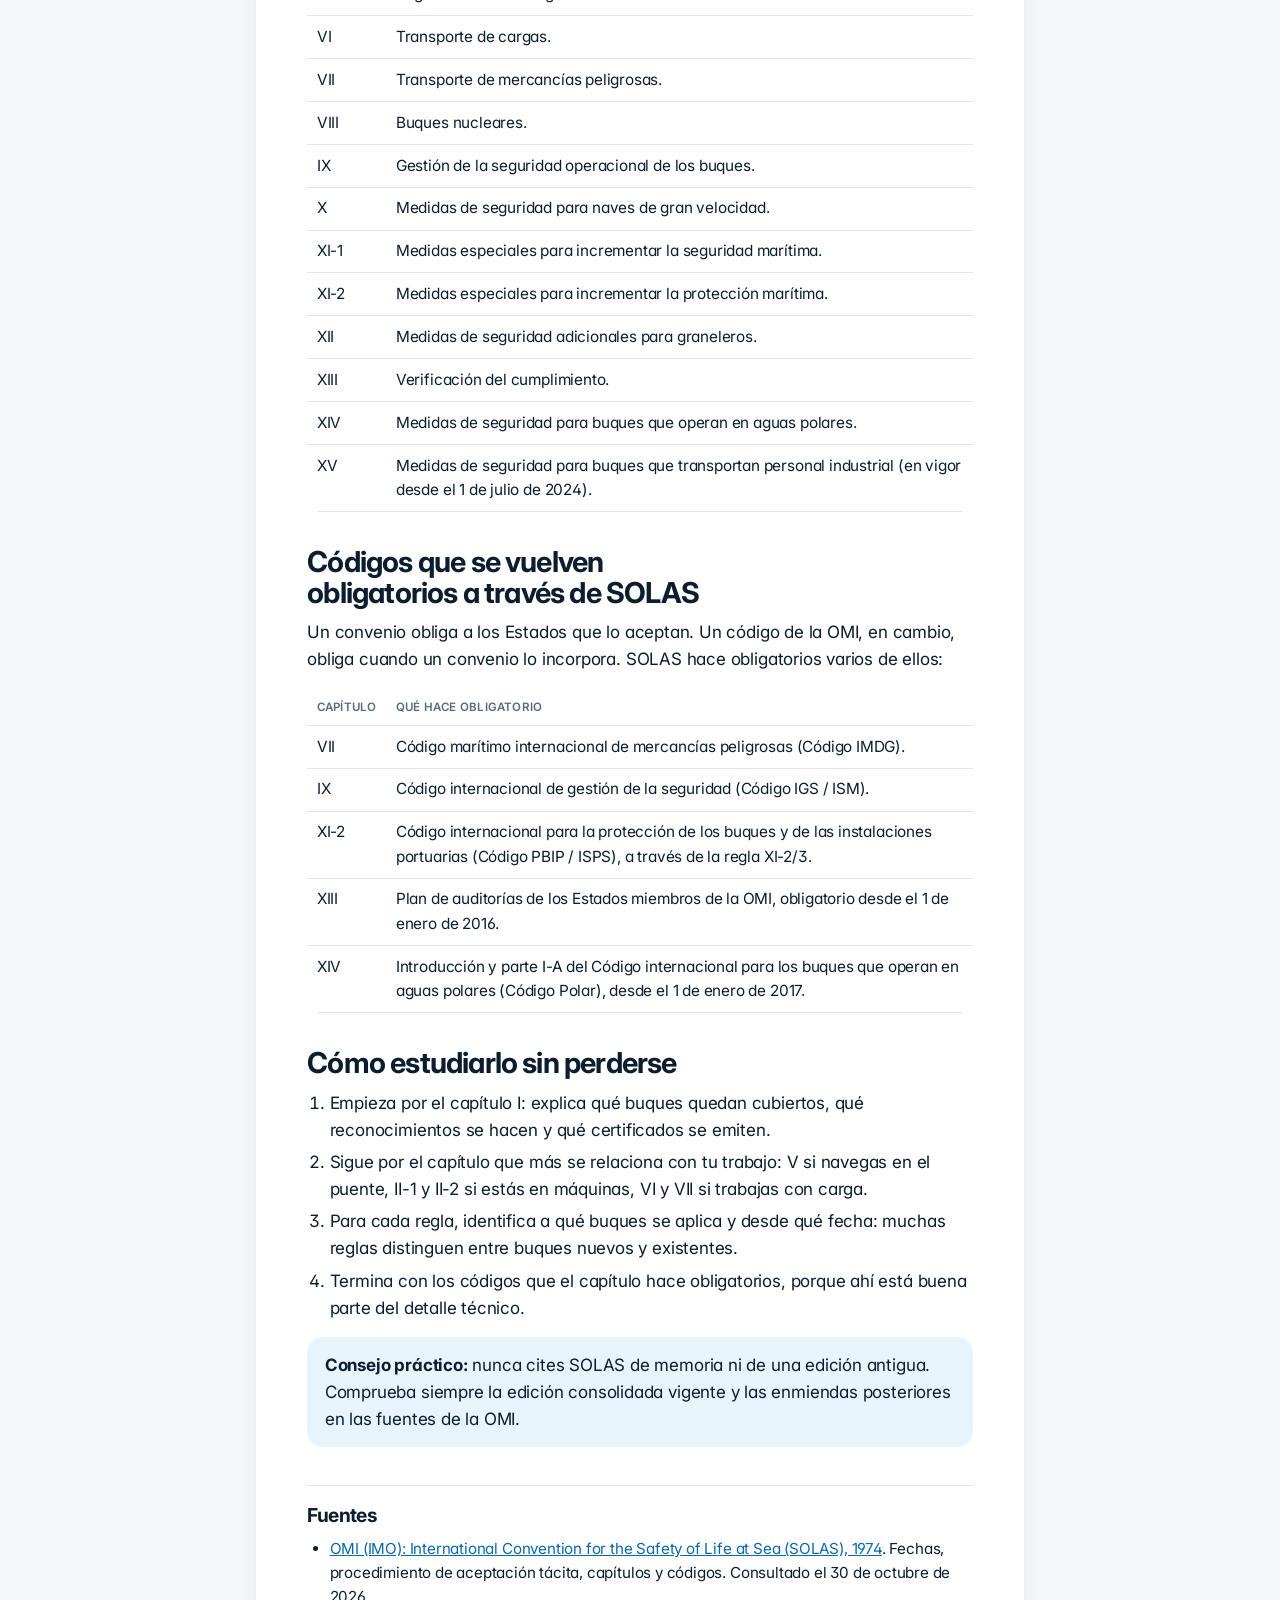
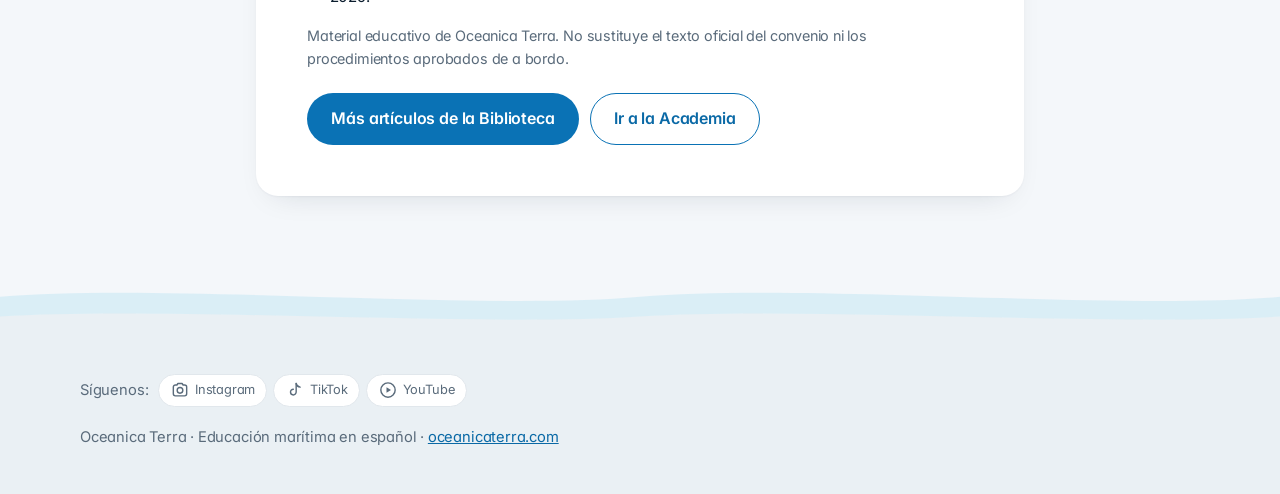
<file: articulos/solas-en-10-minutos.html>
<!doctype html>
<html lang="es">
<head>
<meta charset="utf-8">
<meta name="viewport" content="width=device-width, initial-scale=1, viewport-fit=cover">
<title>SOLAS en 10 minutos · Oceanica Terra</title>
<meta name="description" content="Qué es el Convenio SOLAS de 1974, cómo se actualiza por aceptación tácita, quién lo hace cumplir y qué regula cada uno de sus capítulos, del I al XV.">
<link rel="canonical" href="https://www.oceanicaterra.com/articulos/solas-en-10-minutos.html">
<meta name="theme-color" content="#0B2545">
<meta property="og:type" content="article">
<meta property="og:locale" content="es_ES">
<meta property="og:site_name" content="Oceanica Terra">
<meta property="og:title" content="SOLAS en 10 minutos">
<meta property="og:description" content="Qué es el Convenio SOLAS de 1974, cómo se actualiza por aceptación tácita, quién lo hace cumplir y qué regula cada uno de sus capítulos, del I al XV.">
<meta property="og:url" content="https://www.oceanicaterra.com/articulos/solas-en-10-minutos.html">
<meta property="og:image" content="https://www.oceanicaterra.com/assets/og-oceanica-terra.jpg">
<meta property="og:image:width" content="1200">
<meta property="og:image:height" content="630">
<meta name="twitter:card" content="summary_large_image">
<link rel="icon" href="data:image/svg+xml,%3Csvg xmlns='http://www.w3.org/2000/svg' viewBox='0 0 32 32'%3E%3Ccircle cx='16' cy='16' r='15' fill='%230B2545'/%3E%3Ccircle cx='16' cy='16' r='4' fill='%23D9480F'/%3E%3C/svg%3E">
<link rel="preconnect" href="https://fonts.googleapis.com">
<link rel="preconnect" href="https://fonts.gstatic.com" crossorigin>
<link rel="stylesheet" href="https://fonts.googleapis.com/css2?family=Inter:wght@400;500;600;700;800&display=swap">
<link rel="stylesheet" href="/assets/sitio.css">
<script type="application/ld+json">{"@context": "https://schema.org", "@type": "Article", "headline": "SOLAS en 10 minutos", "description": "Qué es el Convenio SOLAS de 1974, cómo se actualiza por aceptación tácita, quién lo hace cumplir y qué regula cada uno de sus capítulos, del I al XV.", "inLanguage": "es", "datePublished": "2026-10-25", "dateModified": "2026-10-30", "mainEntityOfPage": "https://www.oceanicaterra.com/articulos/solas-en-10-minutos.html", "image": "https://www.oceanicaterra.com/assets/og-oceanica-terra.jpg", "author": {"@type": "Organization", "name": "Oceanica Terra", "url": "https://www.oceanicaterra.com/"}, "publisher": {"@type": "Organization", "name": "Oceanica Terra", "url": "https://www.oceanicaterra.com/"}}</script>
</head>
<body>
<header class="top">
  <div class="wrap gn-bar">
    <a class="brand" href="/" aria-label="Oceanica Terra, inicio">
      <svg viewBox="0 0 32 32" aria-hidden="true">
        <circle cx="16" cy="16" r="15" fill="none" stroke="currentColor" stroke-width="1.6"/>
        <path d="M16 2 L16 30 M2 16 L30 16 M6 6 L26 26 M26 6 L6 26" stroke="currentColor" stroke-width=".8" opacity=".55"/>
        <circle cx="16" cy="16" r="3" fill="#D9480F"/>
      </svg>
      <span>OCEANICA TERRA</span>
    </a>
    <button type="button" class="gn-burger" aria-expanded="false" aria-controls="gn-menu" aria-label="Abrir el menú"><span><i></i><i></i></span></button>
    <nav class="links gn-menu" id="gn-menu" aria-label="Secciones">
      <ul class="gn-list"><li class="gn-item" data-menu="bib"><a class="gn-top" href="/#biblioteca">Biblioteca</a><button type="button" class="gn-exp" aria-expanded="false" aria-controls="fly-bib" aria-label="Ver opciones de Biblioteca"><svg viewBox="0 0 16 16" aria-hidden="true"><path d="M3.5 6l4.5 4.5L12.5 6" fill="none" stroke="currentColor" stroke-width="1.6" stroke-linecap="round" stroke-linejoin="round"/></svg></button><div class="gn-flyout" id="fly-bib"><div class="wrap gn-fly-in"><div class="gn-col gn-big"><p class="gn-k">Explorar la biblioteca</p><ul><li><a href="/#biblioteca" data-tab="t-buques">Tipos de buque</a></li><li><a href="/#biblioteca" data-tab="t-logistica">Transporte y logística</a></li><li><a href="/#biblioteca" data-tab="t-ingenieria">Construcción e ingeniería</a></li><li><a href="/#biblioteca" data-tab="t-navegacion">Navegación y cubierta</a></li><li><a href="/#biblioteca" data-tab="t-seguridad">Seguridad y medio ambiente</a></li><li><a href="/#biblioteca" data-tab="t-convenios">Convenios e instituciones</a></li></ul></div><div class="gn-col gn-small"><p class="gn-k">Artículos</p><ul><li><a href="/articulos/conocimiento-de-embarque.html">El conocimiento de embarque, campo por campo</a></li><li><a href="/articulos/solas-en-10-minutos.html">SOLAS en 10 minutos</a></li><li><a href="/articulos/fob-frente-a-cif.html">FOB frente a CIF sin confusiones</a></li><li><a href="/#plataforma">Qué encontrarás en Oceanica Terra</a></li></ul></div><figure class="gn-pic" aria-hidden="true"><div class="tile"><svg class="ico" viewBox="0 0 48 48" aria-hidden="true" fill="none" stroke="currentColor" stroke-width="1.8" stroke-linecap="round" stroke-linejoin="round"><path d="M24 14C20 11 14 10 8 11v25c6-1 12 0 16 3 4-3 10-4 16-3V11c-6-1-12 0-16 3zM24 14v25"/><path d="M12 18c3-.4 6 0 8 1M12 24c3-.4 6 0 8 1M28 19c2-1 5-1.4 8-1M28 25c2-1 5-1.4 8-1" stroke-opacity=".5"/></svg></div><figcaption>Del casco al contrato: fichas y artículos con fuentes.</figcaption></figure></div></div></li><li class="gn-item" data-menu="aca"><a class="gn-top" href="/#academia">Academia</a><button type="button" class="gn-exp" aria-expanded="false" aria-controls="fly-aca" aria-label="Ver opciones de Academia"><svg viewBox="0 0 16 16" aria-hidden="true"><path d="M3.5 6l4.5 4.5L12.5 6" fill="none" stroke="currentColor" stroke-width="1.6" stroke-linecap="round" stroke-linejoin="round"/></svg></button><div class="gn-flyout" id="fly-aca"><div class="wrap gn-fly-in"><div class="gn-col gn-big"><p class="gn-k">Academia</p><ul><li><a href="/#academia">Plan de estudios: 20 módulos</a></li><li><a href="/#academia">Módulo 11 · Fletamentos y mercados de fletes</a></li></ul></div><div class="gn-col gn-small"><p class="gn-k">Formatos</p><ul><li><a href="/#academia">Cursos grabados</a></li><li><a href="/#academia">Webinars y talleres</a></li><li><a href="/#contacto">Formación para empresas y escuelas</a></li></ul></div><figure class="gn-pic" aria-hidden="true"><div class="tile"><svg class="ico" viewBox="0 0 48 48" aria-hidden="true" fill="none" stroke="currentColor" stroke-width="1.8" stroke-linecap="round" stroke-linejoin="round"><path d="M5 19l19-8 19 8-19 8z"/><path d="M13 23v8c0 3 22 3 22 0v-8M43 19v9"/></svg></div><figcaption>Plan de estudios en administración marítima y portuaria.</figcaption></figure></div></div></li><li class="gn-item" data-menu="her"><a class="gn-top" href="/herramientas/">Herramientas</a><button type="button" class="gn-exp" aria-expanded="false" aria-controls="fly-her" aria-label="Ver opciones de Herramientas"><svg viewBox="0 0 16 16" aria-hidden="true"><path d="M3.5 6l4.5 4.5L12.5 6" fill="none" stroke="currentColor" stroke-width="1.6" stroke-linecap="round" stroke-linejoin="round"/></svg></button><div class="gn-flyout" id="fly-her"><div class="wrap gn-fly-in"><div class="gn-col gn-big"><p class="gn-k">Herramientas gratuitas</p><ul><li><a href="/herramientas/conversor-nautico.html">Conversor náutico</a></li><li><a href="/#ejercicios">Calculadora de demora y despacho</a></li><li><a href="/herramientas/">Todas las herramientas</a></li></ul></div><div class="gn-col gn-small"><p class="gn-k">Practicar</p><ul><li><a href="/#ejercicios">Caso resuelto: ¿cuánto debe pagar el fletador?</a></li></ul></div><figure class="gn-pic" aria-hidden="true"><div class="tile"><svg class="ico" viewBox="0 0 48 48" aria-hidden="true" fill="none" stroke="currentColor" stroke-width="1.8" stroke-linecap="round" stroke-linejoin="round"><rect x="12" y="7" width="24" height="34" rx="4"/><rect x="16" y="11" width="16" height="7" rx="1.5"/><path d="M17 25h2M23 25h2M29 25h2M17 30h2M23 30h2M29 30h2M17 35h2M23 35h2M29 35h2" stroke-width="2.6" stroke-linecap="round"/></svg></div><figcaption>Calculadoras gratuitas para practicar.</figcaption></figure></div></div></li><li class="gn-item" data-menu="tie"><a class="gn-top" href="/#publicaciones">Tienda</a><button type="button" class="gn-exp" aria-expanded="false" aria-controls="fly-tie" aria-label="Ver opciones de Tienda"><svg viewBox="0 0 16 16" aria-hidden="true"><path d="M3.5 6l4.5 4.5L12.5 6" fill="none" stroke="currentColor" stroke-width="1.6" stroke-linecap="round" stroke-linejoin="round"/></svg></button><div class="gn-flyout" id="fly-tie"><div class="wrap gn-fly-in"><div class="gn-col gn-big"><p class="gn-k">Tienda</p><ul><li><a href="/#publicaciones">Ver la tienda</a></li><li><a href="/#guia-gratis">Guía gratis: Incoterms 2020</a></li><li><a href="/#guia-gratis-gmdss">Guía gratis: GMDSS</a></li></ul></div><div class="gn-col gn-small"><p class="gn-k">Publicaciones</p><ul><li><a href="/#producto-libro">Laytime y demora sin misterios</a></li><li><a href="/#producto-pack">Pack Laytime completo</a></li><li><a href="/#producto-calculadora">Calculadora de laytime y demora (Excel)</a></li><li><a href="/#producto-kit">Kit de documentación del buque en puerto</a></li><li><a href="/#producto-psc">Lista de comprobación para inspecciones PSC</a></li></ul></div><figure class="gn-pic" aria-hidden="true"><div class="tile"><div class="pcover"><span>GUÍA PRÁCTICA</span><b>Laytime y demora sin misterios</b></div></div><figcaption>Pago seguro con PayPal o tarjeta y descarga inmediata.</figcaption></figure></div></div></li><li class="gn-item" data-menu="not"><a class="gn-top" href="/#actualidad">Noticias</a><button type="button" class="gn-exp" aria-expanded="false" aria-controls="fly-not" aria-label="Ver opciones de Noticias"><svg viewBox="0 0 16 16" aria-hidden="true"><path d="M3.5 6l4.5 4.5L12.5 6" fill="none" stroke="currentColor" stroke-width="1.6" stroke-linecap="round" stroke-linejoin="round"/></svg></button><div class="gn-flyout" id="fly-not"><div class="wrap gn-fly-in"><div class="gn-col gn-big"><p class="gn-k">Noticias</p><ul><li><a href="/#actualidad">Noticias de hoy</a></li></ul></div><div class="gn-col gn-small"><p class="gn-k">Cada día en redes</p><ul><li><a href="https://www.instagram.com/oceanicaterra/" target="_blank" rel="noopener">Instagram</a></li><li><a href="https://www.tiktok.com/@oceanicaterra" target="_blank" rel="noopener">TikTok</a></li><li><a href="https://www.youtube.com/channel/UCG6881kVqyRiSnb0mSk_nrA" target="_blank" rel="noopener">YouTube</a></li></ul></div><figure class="gn-pic" aria-hidden="true"><div class="tile"><svg class="ico" viewBox="0 0 48 48" aria-hidden="true" fill="none" stroke="currentColor" stroke-width="1.8" stroke-linecap="round" stroke-linejoin="round"><circle cx="24" cy="24" r="15"/><ellipse cx="24" cy="24" rx="6.5" ry="15"/><path d="M9.5 19h29M9.5 29h29"/></svg></div><figcaption>Lo más importante del mar, resumido y con su fuente.</figcaption></figure></div></div></li><li class="gn-item" data-menu="vid"><a class="gn-top" href="/#videos">Videos</a><button type="button" class="gn-exp" aria-expanded="false" aria-controls="fly-vid" aria-label="Ver opciones de Videos"><svg viewBox="0 0 16 16" aria-hidden="true"><path d="M3.5 6l4.5 4.5L12.5 6" fill="none" stroke="currentColor" stroke-width="1.6" stroke-linecap="round" stroke-linejoin="round"/></svg></button><div class="gn-flyout" id="fly-vid"><div class="wrap gn-fly-in"><div class="gn-col gn-big"><p class="gn-k">Videos</p><ul><li><a href="/#videos">Diez primeros videos del canal</a></li><li><a href="https://www.youtube.com/channel/UCG6881kVqyRiSnb0mSk_nrA" target="_blank" rel="noopener">Canal de YouTube</a></li></ul></div><div class="gn-col gn-small"><p class="gn-k">También en</p><ul><li><a href="https://www.tiktok.com/@oceanicaterra" target="_blank" rel="noopener">TikTok</a></li><li><a href="https://www.instagram.com/oceanicaterra/" target="_blank" rel="noopener">Instagram</a></li></ul></div><figure class="gn-pic" aria-hidden="true"><div class="tile"><svg class="ico" viewBox="0 0 48 48" aria-hidden="true" fill="none" stroke="currentColor" stroke-width="1.8" stroke-linecap="round" stroke-linejoin="round"><rect x="7" y="11" width="34" height="26" rx="6"/><path d="M21 18l9 6-9 6z" fill="currentColor"/></svg></div><figcaption>Cómo funcionan los buques y el comercio marítimo.</figcaption></figure></div></div></li><li class="gn-item" data-menu="con"><a class="gn-top" href="/#contacto">Contacto</a><button type="button" class="gn-exp" aria-expanded="false" aria-controls="fly-con" aria-label="Ver opciones de Contacto"><svg viewBox="0 0 16 16" aria-hidden="true"><path d="M3.5 6l4.5 4.5L12.5 6" fill="none" stroke="currentColor" stroke-width="1.6" stroke-linecap="round" stroke-linejoin="round"/></svg></button><div class="gn-flyout" id="fly-con"><div class="wrap gn-fly-in"><div class="gn-col gn-big"><p class="gn-k">Contacto</p><ul><li><a href="/#contacto">Escríbenos</a></li><li><a href="/#sobre">Sobre nosotros</a></li><li><a href="/#preguntas">Preguntas frecuentes</a></li></ul></div><div class="gn-col gn-small"><p class="gn-k">El autor</p><ul><li><a href="/autor/cesar-andrade.html">César Andrade</a></li></ul></div><figure class="gn-pic" aria-hidden="true"><div class="tile"><svg class="ico" viewBox="0 0 48 48" aria-hidden="true" fill="none" stroke="currentColor" stroke-width="1.8" stroke-linecap="round" stroke-linejoin="round"><rect x="7" y="13" width="34" height="23" rx="3"/><path d="M8 15l16 11 16-11"/></svg></div><figcaption>contacto@oceanicaterra.com</figcaption></figure></div></div></li></ul>
      <div class="gn-tools"><span class="social" role="group" aria-label="Redes sociales de Oceanica Terra"><a href="https://www.instagram.com/oceanicaterra/" target="_blank" rel="noopener" title="Oceanica Terra en Instagram" aria-label="Oceanica Terra en Instagram (se abre en otra pestaña)"><svg viewBox="0 0 24 24" aria-hidden="true"><path d="M4 8.5A2.5 2.5 0 0 1 6.5 6h1.8l1.2-1.8h5l1.2 1.8h1.8A2.5 2.5 0 0 1 20 8.5v8A2.5 2.5 0 0 1 17.5 19h-11A2.5 2.5 0 0 1 4 16.5z" fill="none" stroke="currentColor" stroke-width="1.7" stroke-linejoin="round"/><circle cx="12" cy="12.4" r="3.4" fill="none" stroke="currentColor" stroke-width="1.7"/></svg><span>Instagram</span></a><a href="https://www.tiktok.com/@oceanicaterra" target="_blank" rel="noopener" title="Oceanica Terra en TikTok" aria-label="Oceanica Terra en TikTok (se abre en otra pestaña)"><svg viewBox="0 0 24 24" aria-hidden="true"><path d="M13.4 4.2v10.3a3.4 3.4 0 1 1-3.4-3.4" fill="none" stroke="currentColor" stroke-width="1.7" stroke-linecap="round" stroke-linejoin="round"/><path d="M13.4 4.2c.5 2.5 2.2 4.1 4.8 4.3" fill="none" stroke="currentColor" stroke-width="1.7" stroke-linecap="round"/></svg><span>TikTok</span></a><a href="https://www.youtube.com/channel/UCG6881kVqyRiSnb0mSk_nrA" target="_blank" rel="noopener" title="Oceanica Terra en YouTube" aria-label="Oceanica Terra en YouTube (se abre en otra pestaña)"><svg viewBox="0 0 24 24" aria-hidden="true"><circle cx="12" cy="12" r="8.6" fill="none" stroke="currentColor" stroke-width="1.7"/><path d="M10.2 8.6v6.8l5.4-3.4z" fill="currentColor"/></svg><span>YouTube</span></a></span></div>
    </nav>
  </div>
</header>
<div class="gn-curtain" aria-hidden="true"></div>
<main class="page">
  <div class="wrap">
    <nav class="crumbs" aria-label="Miga de pan"><ol><li><a href="/">Inicio</a></li><li><a href="/#biblioteca">Biblioteca</a></li><li aria-current="page">SOLAS en 10 minutos</li></ol></nav>
    <article class="doc">
      <div class="doc-head">
        <p class="meta">Convenios · Lectura de 8 minutos</p>
        <h1>SOLAS en 10 minutos</h1>
        <p class="doc-lede">El Convenio internacional para la seguridad de la vida humana en el mar (SOLAS) es el tratado de seguridad marítima más importante. Nació tras el hundimiento del Titanic y hoy regula desde la construcción del buque hasta su protección frente a amenazas.</p>
        <p class="byline">Redacción: Oceanica Terra · Publicado el 25 de octubre de 2026 · Verificado en la web de la OMI el 30 de octubre de 2026</p>
      </div>

      <h2>De 1914 a hoy</h2>
      <p>La primera versión de SOLAS se adoptó en 1914, tras la pérdida del Titanic. Le siguieron las de 1929, 1948 y 1960. La versión vigente es la de 1974: se adoptó el 1 de noviembre de 1974 y entró en vigor el 25 de mayo de 1980. Desde entonces se ha enmendado muchas veces, de modo que el texto que se aplica hoy es muy distinto del original.</p>

      <h2>Cómo se mantiene al día</h2>
      <p>SOLAS usa el procedimiento de <b>aceptación tácita</b>: una enmienda entra en vigor en una fecha fijada salvo que un número acordado de Estados parte se oponga antes. Gracias a eso, el convenio se actualiza sin esperar a que cada país lo ratifique de nuevo. Es la razón por la que conviene hablar siempre de «SOLAS en su versión enmendada» y comprobar la fecha de entrada en vigor de cada cambio.</p>

      <h2>Quién lo hace cumplir</h2>
      <p>El <b>Estado de abanderamiento</b> debe asegurarse de que sus buques cumplen y emite los certificados que prevé el convenio como prueba de ese cumplimiento. El <b>Estado rector del puerto</b> puede inspeccionar buques de otros Estados parte cuando hay motivos claros para pensar que el buque o su equipo no cumplen sustancialmente el convenio.</p>
      <p>Para quien trabaja a bordo, esto se traduce en dos cosas: certificados en vigor y bien archivados, y un buque cuyo estado real coincide con lo que dicen esos certificados.</p>

      <h2>Los capítulos</h2>
      <div class="table-wrap"><table>
        <thead><tr><th>Capítulo</th><th>Materia</th></tr></thead>
        <tbody>
          <tr><td>I</td><td>Disposiciones generales: reconocimientos y certificados.</td></tr>
          <tr><td>II-1</td><td>Construcción: compartimentado y estabilidad, máquinas e instalaciones eléctricas.</td></tr>
          <tr><td>II-2</td><td>Prevención, detección y extinción de incendios.</td></tr>
          <tr><td>III</td><td>Dispositivos y medios de salvamento.</td></tr>
          <tr><td>IV</td><td>Radiocomunicaciones.</td></tr>
          <tr><td>V</td><td>Seguridad de la navegación.</td></tr>
          <tr><td>VI</td><td>Transporte de cargas.</td></tr>
          <tr><td>VII</td><td>Transporte de mercancías peligrosas.</td></tr>
          <tr><td>VIII</td><td>Buques nucleares.</td></tr>
          <tr><td>IX</td><td>Gestión de la seguridad operacional de los buques.</td></tr>
          <tr><td>X</td><td>Medidas de seguridad para naves de gran velocidad.</td></tr>
          <tr><td>XI-1</td><td>Medidas especiales para incrementar la seguridad marítima.</td></tr>
          <tr><td>XI-2</td><td>Medidas especiales para incrementar la protección marítima.</td></tr>
          <tr><td>XII</td><td>Medidas de seguridad adicionales para graneleros.</td></tr>
          <tr><td>XIII</td><td>Verificación del cumplimiento.</td></tr>
          <tr><td>XIV</td><td>Medidas de seguridad para buques que operan en aguas polares.</td></tr>
          <tr><td>XV</td><td>Medidas de seguridad para buques que transportan personal industrial (en vigor desde el 1 de julio de 2024).</td></tr>
        </tbody>
      </table></div>

      <h2>Códigos que se vuelven obligatorios a través de SOLAS</h2>
      <p>Un convenio obliga a los Estados que lo aceptan. Un código de la OMI, en cambio, obliga cuando un convenio lo incorpora. SOLAS hace obligatorios varios de ellos:</p>
      <div class="table-wrap"><table>
        <thead><tr><th>Capítulo</th><th>Qué hace obligatorio</th></tr></thead>
        <tbody>
          <tr><td>VII</td><td>Código marítimo internacional de mercancías peligrosas (Código IMDG).</td></tr>
          <tr><td>IX</td><td>Código internacional de gestión de la seguridad (Código IGS / ISM).</td></tr>
          <tr><td>XI-2</td><td>Código internacional para la protección de los buques y de las instalaciones portuarias (Código PBIP / ISPS), a través de la regla XI-2/3.</td></tr>
          <tr><td>XIII</td><td>Plan de auditorías de los Estados miembros de la OMI, obligatorio desde el 1 de enero de 2016.</td></tr>
          <tr><td>XIV</td><td>Introducción y parte I-A del Código internacional para los buques que operan en aguas polares (Código Polar), desde el 1 de enero de 2017.</td></tr>
        </tbody>
      </table></div>

      <h2>Cómo estudiarlo sin perderse</h2>
      <ol>
        <li>Empieza por el capítulo I: explica qué buques quedan cubiertos, qué reconocimientos se hacen y qué certificados se emiten.</li>
        <li>Sigue por el capítulo que más se relaciona con tu trabajo: V si navegas en el puente, II-1 y II-2 si estás en máquinas, VI y VII si trabajas con carga.</li>
        <li>Para cada regla, identifica a qué buques se aplica y desde qué fecha: muchas reglas distinguen entre buques nuevos y existentes.</li>
        <li>Termina con los códigos que el capítulo hace obligatorios, porque ahí está buena parte del detalle técnico.</li>
      </ol>

      <div class="note"><b>Consejo práctico:</b> nunca cites SOLAS de memoria ni de una edición antigua. Comprueba siempre la edición consolidada vigente y las enmiendas posteriores en las fuentes de la OMI.</div>

      <section class="sources">
        <h2>Fuentes</h2>
        <ul>
          <li><a href="https://www.imo.org/en/about/conventions/pages/international-convention-for-the-safety-of-life-at-sea-(solas),-1974.aspx" target="_blank" rel="noopener">OMI (IMO): International Convention for the Safety of Life at Sea (SOLAS), 1974</a>. Fechas, procedimiento de aceptación tácita, capítulos y códigos. Consultado el 30 de octubre de 2026.</li>
        </ul>
      </section>
      <p class="disclaimer">Material educativo de Oceanica Terra. No sustituye el texto oficial del convenio ni los procedimientos aprobados de a bordo.</p>
      <div class="ctas">
        <a class="btn btn-primary" href="/#biblioteca">Más artículos de la Biblioteca</a>
        <a class="btn btn-ghost" href="/#academia">Ir a la Academia</a>
      </div>
    </article>
  </div>
</main>
<div class="shore" aria-hidden="true"><svg class="s1" viewBox="0 0 2880 100" preserveAspectRatio="none"><path d="M0 40 C180 24 540 56 720 40 C900 24 1260 56 1440 40 C1620 24 1980 56 2160 40 C2340 24 2700 56 2880 40 V100 H0 Z"/></svg><svg class="s2" viewBox="0 0 2880 100" preserveAspectRatio="none"><path d="M0 62 C180 50 540 74 720 62 C900 50 1260 74 1440 62 C1620 50 1980 74 2160 62 C2340 50 2700 74 2880 62 V100 H0 Z"/></svg></div>
<footer>
  <div class="wrap">
    <p class="social-row">Síguenos: <span class="social foot" role="group" aria-label="Redes sociales de Oceanica Terra"><a href="https://www.instagram.com/oceanicaterra/" target="_blank" rel="noopener" title="Oceanica Terra en Instagram" aria-label="Oceanica Terra en Instagram (se abre en otra pestaña)"><svg viewBox="0 0 24 24" aria-hidden="true"><path d="M4 8.5A2.5 2.5 0 0 1 6.5 6h1.8l1.2-1.8h5l1.2 1.8h1.8A2.5 2.5 0 0 1 20 8.5v8A2.5 2.5 0 0 1 17.5 19h-11A2.5 2.5 0 0 1 4 16.5z" fill="none" stroke="currentColor" stroke-width="1.7" stroke-linejoin="round"/><circle cx="12" cy="12.4" r="3.4" fill="none" stroke="currentColor" stroke-width="1.7"/></svg><span>Instagram</span></a><a href="https://www.tiktok.com/@oceanicaterra" target="_blank" rel="noopener" title="Oceanica Terra en TikTok" aria-label="Oceanica Terra en TikTok (se abre en otra pestaña)"><svg viewBox="0 0 24 24" aria-hidden="true"><path d="M13.4 4.2v10.3a3.4 3.4 0 1 1-3.4-3.4" fill="none" stroke="currentColor" stroke-width="1.7" stroke-linecap="round" stroke-linejoin="round"/><path d="M13.4 4.2c.5 2.5 2.2 4.1 4.8 4.3" fill="none" stroke="currentColor" stroke-width="1.7" stroke-linecap="round"/></svg><span>TikTok</span></a><a href="https://www.youtube.com/channel/UCG6881kVqyRiSnb0mSk_nrA" target="_blank" rel="noopener" title="Oceanica Terra en YouTube" aria-label="Oceanica Terra en YouTube (se abre en otra pestaña)"><svg viewBox="0 0 24 24" aria-hidden="true"><circle cx="12" cy="12" r="8.6" fill="none" stroke="currentColor" stroke-width="1.7"/><path d="M10.2 8.6v6.8l5.4-3.4z" fill="currentColor"/></svg><span>YouTube</span></a></span></p>
    <p>Oceanica Terra · Educación marítima en español · <a href="/">oceanicaterra.com</a></p>
  </div>
</footer>
<script src="/assets/menu.js" defer></script>
</body>
</html>
</file>
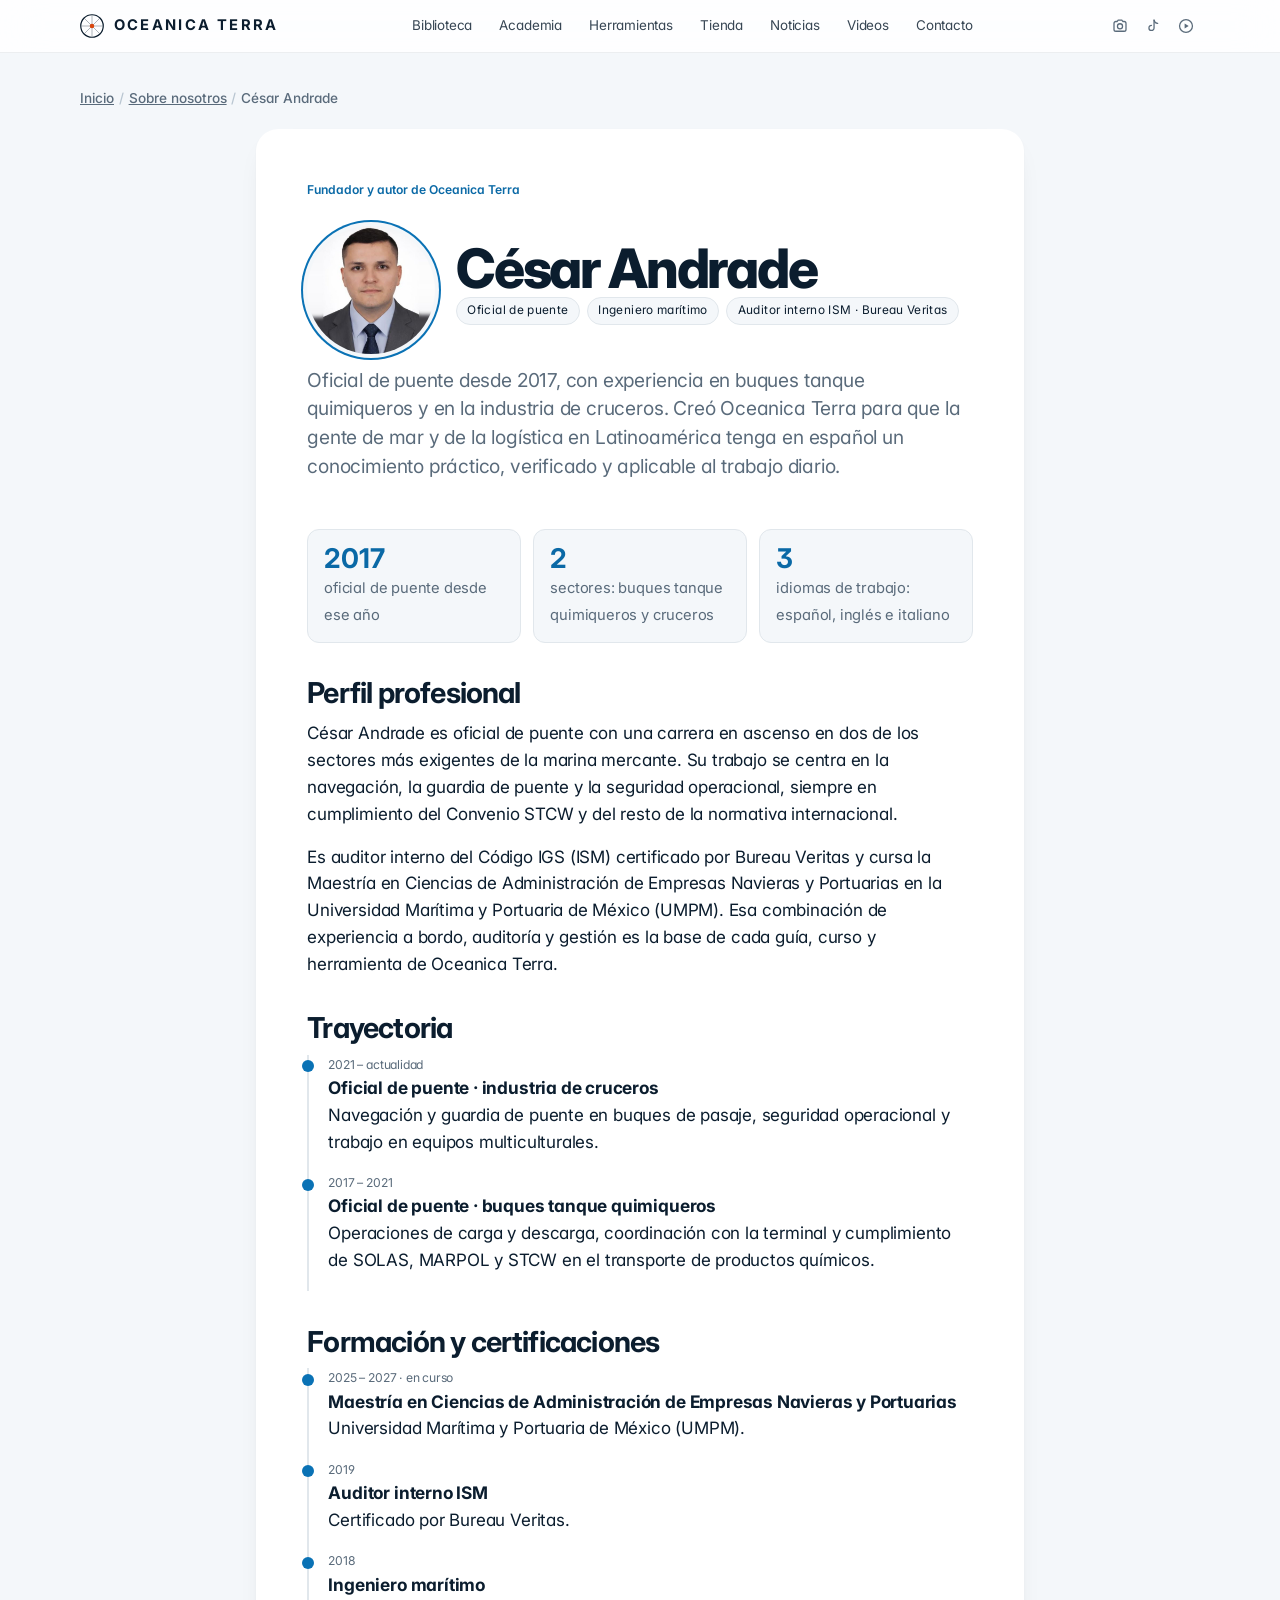
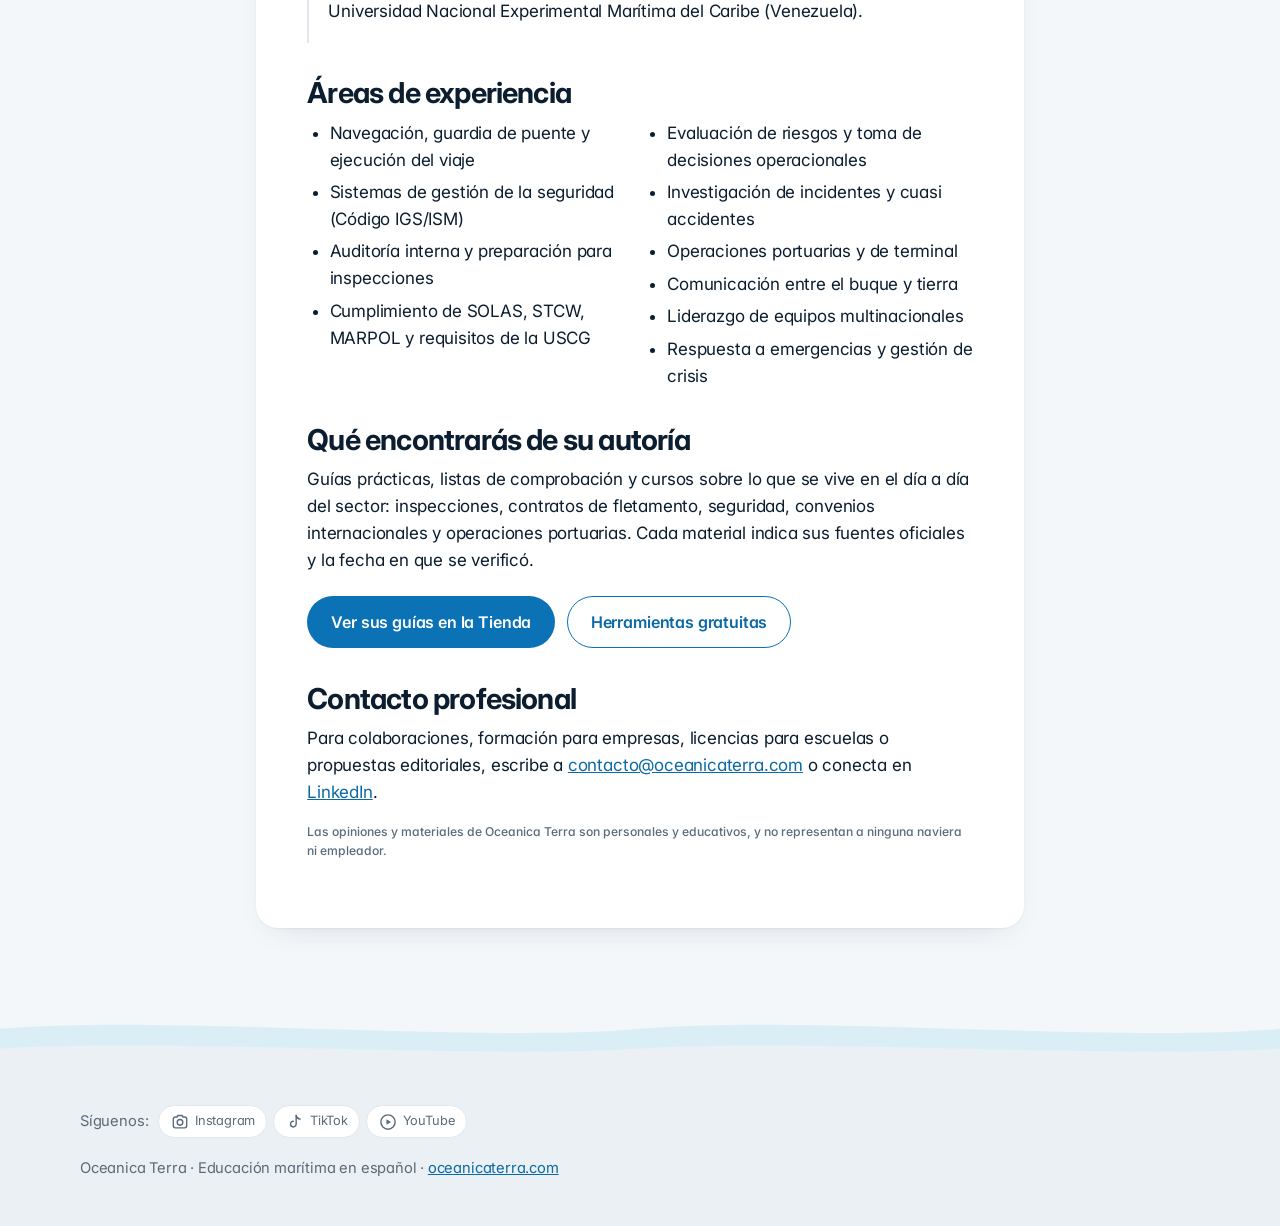
<file: autor/cesar-andrade.html>
<!doctype html>
<html lang="es">
<head>
<meta charset="utf-8">
<meta name="viewport" content="width=device-width, initial-scale=1, viewport-fit=cover">
<title>César Andrade, oficial de puente e ingeniero marítimo · Oceanica Terra</title>
<meta name="description" content="César Andrade, fundador y autor de Oceanica Terra: oficial de puente desde 2017 en buques tanque quimiqueros y cruceros, ingeniero marítimo y auditor interno ISM certificado por Bureau Veritas.">
<link rel="canonical" href="https://www.oceanicaterra.com/autor/cesar-andrade.html">
<meta name="theme-color" content="#0B2545">
<meta property="og:type" content="profile">
<meta property="og:locale" content="es_LA">
<meta property="og:site_name" content="Oceanica Terra">
<meta property="og:title" content="César Andrade · Oceanica Terra">
<meta property="og:description" content="César Andrade, fundador y autor de Oceanica Terra: oficial de puente desde 2017 en buques tanque quimiqueros y cruceros, ingeniero marítimo y auditor interno ISM certificado por Bureau Veritas.">
<meta property="og:url" content="https://www.oceanicaterra.com/autor/cesar-andrade.html">
<meta property="og:image" content="https://www.oceanicaterra.com/assets/cesar-andrade.jpg">
<meta property="og:image:width" content="480">
<meta property="og:image:height" content="480">
<meta name="twitter:card" content="summary">
<link rel="icon" href="data:image/svg+xml,%3Csvg xmlns='http://www.w3.org/2000/svg' viewBox='0 0 32 32'%3E%3Ccircle cx='16' cy='16' r='15' fill='%230B2545'/%3E%3Ccircle cx='16' cy='16' r='4' fill='%23D9480F'/%3E%3C/svg%3E">
<link rel="preconnect" href="https://fonts.googleapis.com">
<link rel="preconnect" href="https://fonts.gstatic.com" crossorigin>
<link rel="stylesheet" href="https://fonts.googleapis.com/css2?family=Inter:wght@400;500;600;700;800&display=swap">
<link rel="stylesheet" href="/assets/sitio.css">
<script type="application/ld+json">{"@context": "https://schema.org", "@type": "ProfilePage", "url": "https://www.oceanicaterra.com/autor/cesar-andrade.html", "inLanguage": "es", "mainEntity": {"@type": "Person", "@id": "https://www.oceanicaterra.com/autor/cesar-andrade.html#persona", "name": "César Andrade", "jobTitle": "Oficial de puente", "image": "https://www.oceanicaterra.com/assets/cesar-andrade.jpg", "description": "César Andrade, fundador y autor de Oceanica Terra: oficial de puente desde 2017 en buques tanque quimiqueros y cruceros, ingeniero marítimo y auditor interno ISM certificado por Bureau Veritas.", "url": "https://www.oceanicaterra.com/autor/cesar-andrade.html", "sameAs": ["https://www.linkedin.com/in/ciandradet/"], "alumniOf": [{"@type": "CollegeOrUniversity", "name": "Universidad Marítima y Portuaria de México"}, {"@type": "CollegeOrUniversity", "name": "Universidad Nacional Experimental Marítima del Caribe"}], "hasCredential": [{"@type": "EducationalOccupationalCredential", "name": "Auditor interno ISM", "credentialCategory": "certificado", "recognizedBy": {"@type": "Organization", "name": "Bureau Veritas"}}, {"@type": "EducationalOccupationalCredential", "name": "Ingeniero marítimo", "credentialCategory": "título universitario"}], "knowsAbout": ["Navegación y guardia de puente", "Código IGS (ISM)", "Auditoría interna de sistemas de gestión de la seguridad", "Convenio SOLAS", "Convenio STCW", "Convenio MARPOL", "Control por el Estado rector del puerto", "Buques tanque quimiqueros", "Industria de cruceros", "Operaciones portuarias", "Laytime y demora"], "knowsLanguage": ["es", "en", "it"], "worksFor": {"@type": "Organization", "name": "Oceanica Terra", "url": "https://www.oceanicaterra.com/"}}}</script>
<style>
.autor-top { display: grid; grid-template-columns: auto minmax(0,1fr); gap: 1.3rem; align-items: center; }
.mono { width: 128px; height: 128px; border-radius: 50%; background: var(--deep, #0B2545); color: #fff; display: grid; place-items: center; font-family: var(--font-display); font-weight: 700; font-size: 2.2rem; letter-spacing: .04em; box-shadow: 0 0 0 4px var(--paper), 0 0 0 6px var(--accent, #D9480F); object-fit: cover; }
.creds { display: flex; flex-wrap: wrap; gap: .45rem; margin: .2rem 0 0; padding: 0 !important; list-style: none; }
.creds li { font-family: var(--font-mono); font-size: .74rem; letter-spacing: .03em; border: 1px solid var(--rule); border-radius: 999px; padding: .22rem .65rem; background: var(--paper); margin: 0; }
.cifras { display: grid; grid-template-columns: repeat(3, minmax(0,1fr)); gap: .8rem; margin: 1.4rem 0 .4rem; }
.cifras div { background: var(--paper); border: 1px solid var(--rule); border-radius: 12px; padding: .9rem 1rem; }
.cifras b { display: block; font-family: var(--font-display); font-size: 1.7rem; color: var(--accent-ink); line-height: 1.1; }
.cifras span { font-size: .92rem; color: var(--muted); }
.linea { list-style: none; padding: 0 !important; margin: 0 0 1rem; border-left: 2px solid var(--rule); }
.linea li { position: relative; padding: 0 0 1.1rem 1.2rem; margin: 0; }
.linea li::before { content: ""; position: absolute; left: -7px; top: .35rem; width: 12px; height: 12px; border-radius: 50%; background: var(--accent, #D9480F); }
.linea .cuando { font-family: var(--font-mono); font-size: .76rem; color: var(--muted); display: block; }
.linea b { font-family: var(--font-display); font-size: 1.08rem; }
.areas { columns: 2; column-gap: 2rem; }
.areas li { break-inside: avoid; }
@media (max-width: 640px) { .autor-top { grid-template-columns: minmax(0,1fr); } .cifras { grid-template-columns: minmax(0,1fr); } .areas { columns: 1; } }
</style>
</head>
<body>
<header class="top">
  <div class="wrap gn-bar">
    <a class="brand" href="/" aria-label="Oceanica Terra, inicio">
      <svg viewBox="0 0 32 32" aria-hidden="true">
        <circle cx="16" cy="16" r="15" fill="none" stroke="currentColor" stroke-width="1.6"/>
        <path d="M16 2 L16 30 M2 16 L30 16 M6 6 L26 26 M26 6 L6 26" stroke="currentColor" stroke-width=".8" opacity=".55"/>
        <circle cx="16" cy="16" r="3" fill="#D9480F"/>
      </svg>
      <span>OCEANICA TERRA</span>
    </a>
    <button type="button" class="gn-burger" aria-expanded="false" aria-controls="gn-menu" aria-label="Abrir el menú"><span><i></i><i></i></span></button>
    <nav class="links gn-menu" id="gn-menu" aria-label="Secciones">
      <ul class="gn-list"><li class="gn-item" data-menu="bib"><a class="gn-top" href="/#biblioteca">Biblioteca</a><button type="button" class="gn-exp" aria-expanded="false" aria-controls="fly-bib" aria-label="Ver opciones de Biblioteca"><svg viewBox="0 0 16 16" aria-hidden="true"><path d="M3.5 6l4.5 4.5L12.5 6" fill="none" stroke="currentColor" stroke-width="1.6" stroke-linecap="round" stroke-linejoin="round"/></svg></button><div class="gn-flyout" id="fly-bib"><div class="wrap gn-fly-in"><div class="gn-col gn-big"><p class="gn-k">Explorar la biblioteca</p><ul><li><a href="/#biblioteca" data-tab="t-buques">Tipos de buque</a></li><li><a href="/#biblioteca" data-tab="t-logistica">Transporte y logística</a></li><li><a href="/#biblioteca" data-tab="t-ingenieria">Construcción e ingeniería</a></li><li><a href="/#biblioteca" data-tab="t-navegacion">Navegación y cubierta</a></li><li><a href="/#biblioteca" data-tab="t-seguridad">Seguridad y medio ambiente</a></li><li><a href="/#biblioteca" data-tab="t-convenios">Convenios e instituciones</a></li></ul></div><div class="gn-col gn-small"><p class="gn-k">Artículos</p><ul><li><a href="/articulos/conocimiento-de-embarque.html">El conocimiento de embarque, campo por campo</a></li><li><a href="/articulos/solas-en-10-minutos.html">SOLAS en 10 minutos</a></li><li><a href="/articulos/fob-frente-a-cif.html">FOB frente a CIF sin confusiones</a></li><li><a href="/#plataforma">Qué encontrarás en Oceanica Terra</a></li></ul></div><figure class="gn-pic" aria-hidden="true"><div class="tile"><svg class="ico" viewBox="0 0 48 48" aria-hidden="true" fill="none" stroke="currentColor" stroke-width="1.8" stroke-linecap="round" stroke-linejoin="round"><path d="M24 14C20 11 14 10 8 11v25c6-1 12 0 16 3 4-3 10-4 16-3V11c-6-1-12 0-16 3zM24 14v25"/><path d="M12 18c3-.4 6 0 8 1M12 24c3-.4 6 0 8 1M28 19c2-1 5-1.4 8-1M28 25c2-1 5-1.4 8-1" stroke-opacity=".5"/></svg></div><figcaption>Del casco al contrato: fichas y artículos con fuentes.</figcaption></figure></div></div></li><li class="gn-item" data-menu="aca"><a class="gn-top" href="/#academia">Academia</a><button type="button" class="gn-exp" aria-expanded="false" aria-controls="fly-aca" aria-label="Ver opciones de Academia"><svg viewBox="0 0 16 16" aria-hidden="true"><path d="M3.5 6l4.5 4.5L12.5 6" fill="none" stroke="currentColor" stroke-width="1.6" stroke-linecap="round" stroke-linejoin="round"/></svg></button><div class="gn-flyout" id="fly-aca"><div class="wrap gn-fly-in"><div class="gn-col gn-big"><p class="gn-k">Academia</p><ul><li><a href="/#academia">Plan de estudios: 20 módulos</a></li><li><a href="/#academia">Módulo 11 · Fletamentos y mercados de fletes</a></li></ul></div><div class="gn-col gn-small"><p class="gn-k">Formatos</p><ul><li><a href="/#academia">Cursos grabados</a></li><li><a href="/#academia">Webinars y talleres</a></li><li><a href="/#contacto">Formación para empresas y escuelas</a></li></ul></div><figure class="gn-pic" aria-hidden="true"><div class="tile"><svg class="ico" viewBox="0 0 48 48" aria-hidden="true" fill="none" stroke="currentColor" stroke-width="1.8" stroke-linecap="round" stroke-linejoin="round"><path d="M5 19l19-8 19 8-19 8z"/><path d="M13 23v8c0 3 22 3 22 0v-8M43 19v9"/></svg></div><figcaption>Plan de estudios en administración marítima y portuaria.</figcaption></figure></div></div></li><li class="gn-item" data-menu="her"><a class="gn-top" href="/herramientas/">Herramientas</a><button type="button" class="gn-exp" aria-expanded="false" aria-controls="fly-her" aria-label="Ver opciones de Herramientas"><svg viewBox="0 0 16 16" aria-hidden="true"><path d="M3.5 6l4.5 4.5L12.5 6" fill="none" stroke="currentColor" stroke-width="1.6" stroke-linecap="round" stroke-linejoin="round"/></svg></button><div class="gn-flyout" id="fly-her"><div class="wrap gn-fly-in"><div class="gn-col gn-big"><p class="gn-k">Herramientas gratuitas</p><ul><li><a href="/herramientas/conversor-nautico.html">Conversor náutico</a></li><li><a href="/#ejercicios">Calculadora de demora y despacho</a></li><li><a href="/herramientas/">Todas las herramientas</a></li></ul></div><div class="gn-col gn-small"><p class="gn-k">Practicar</p><ul><li><a href="/#ejercicios">Caso resuelto: ¿cuánto debe pagar el fletador?</a></li></ul></div><figure class="gn-pic" aria-hidden="true"><div class="tile"><svg class="ico" viewBox="0 0 48 48" aria-hidden="true" fill="none" stroke="currentColor" stroke-width="1.8" stroke-linecap="round" stroke-linejoin="round"><rect x="12" y="7" width="24" height="34" rx="4"/><rect x="16" y="11" width="16" height="7" rx="1.5"/><path d="M17 25h2M23 25h2M29 25h2M17 30h2M23 30h2M29 30h2M17 35h2M23 35h2M29 35h2" stroke-width="2.6" stroke-linecap="round"/></svg></div><figcaption>Calculadoras gratuitas para practicar.</figcaption></figure></div></div></li><li class="gn-item" data-menu="tie"><a class="gn-top" href="/#publicaciones">Tienda</a><button type="button" class="gn-exp" aria-expanded="false" aria-controls="fly-tie" aria-label="Ver opciones de Tienda"><svg viewBox="0 0 16 16" aria-hidden="true"><path d="M3.5 6l4.5 4.5L12.5 6" fill="none" stroke="currentColor" stroke-width="1.6" stroke-linecap="round" stroke-linejoin="round"/></svg></button><div class="gn-flyout" id="fly-tie"><div class="wrap gn-fly-in"><div class="gn-col gn-big"><p class="gn-k">Tienda</p><ul><li><a href="/#publicaciones">Ver la tienda</a></li><li><a href="/#guia-gratis">Guía gratis: Incoterms 2020</a></li><li><a href="/#guia-gratis-gmdss">Guía gratis: GMDSS</a></li></ul></div><div class="gn-col gn-small"><p class="gn-k">Publicaciones</p><ul><li><a href="/#producto-libro">Laytime y demora sin misterios</a></li><li><a href="/#producto-pack">Pack Laytime completo</a></li><li><a href="/#producto-calculadora">Calculadora de laytime y demora (Excel)</a></li><li><a href="/#producto-kit">Kit de documentación del buque en puerto</a></li><li><a href="/#producto-psc">Lista de comprobación para inspecciones PSC</a></li></ul></div><figure class="gn-pic" aria-hidden="true"><div class="tile"><div class="pcover"><span>GUÍA PRÁCTICA</span><b>Laytime y demora sin misterios</b></div></div><figcaption>Pago seguro con PayPal o tarjeta y descarga inmediata.</figcaption></figure></div></div></li><li class="gn-item" data-menu="not"><a class="gn-top" href="/#actualidad">Noticias</a><button type="button" class="gn-exp" aria-expanded="false" aria-controls="fly-not" aria-label="Ver opciones de Noticias"><svg viewBox="0 0 16 16" aria-hidden="true"><path d="M3.5 6l4.5 4.5L12.5 6" fill="none" stroke="currentColor" stroke-width="1.6" stroke-linecap="round" stroke-linejoin="round"/></svg></button><div class="gn-flyout" id="fly-not"><div class="wrap gn-fly-in"><div class="gn-col gn-big"><p class="gn-k">Noticias</p><ul><li><a href="/#actualidad">Noticias de hoy</a></li></ul></div><div class="gn-col gn-small"><p class="gn-k">Cada día en redes</p><ul><li><a href="https://www.instagram.com/oceanicaterra/" target="_blank" rel="noopener">Instagram</a></li><li><a href="https://www.tiktok.com/@oceanicaterra" target="_blank" rel="noopener">TikTok</a></li><li><a href="https://www.youtube.com/channel/UCG6881kVqyRiSnb0mSk_nrA" target="_blank" rel="noopener">YouTube</a></li></ul></div><figure class="gn-pic" aria-hidden="true"><div class="tile"><svg class="ico" viewBox="0 0 48 48" aria-hidden="true" fill="none" stroke="currentColor" stroke-width="1.8" stroke-linecap="round" stroke-linejoin="round"><circle cx="24" cy="24" r="15"/><ellipse cx="24" cy="24" rx="6.5" ry="15"/><path d="M9.5 19h29M9.5 29h29"/></svg></div><figcaption>Lo más importante del mar, resumido y con su fuente.</figcaption></figure></div></div></li><li class="gn-item" data-menu="vid"><a class="gn-top" href="/#videos">Videos</a><button type="button" class="gn-exp" aria-expanded="false" aria-controls="fly-vid" aria-label="Ver opciones de Videos"><svg viewBox="0 0 16 16" aria-hidden="true"><path d="M3.5 6l4.5 4.5L12.5 6" fill="none" stroke="currentColor" stroke-width="1.6" stroke-linecap="round" stroke-linejoin="round"/></svg></button><div class="gn-flyout" id="fly-vid"><div class="wrap gn-fly-in"><div class="gn-col gn-big"><p class="gn-k">Videos</p><ul><li><a href="/#videos">Diez primeros videos del canal</a></li><li><a href="https://www.youtube.com/channel/UCG6881kVqyRiSnb0mSk_nrA" target="_blank" rel="noopener">Canal de YouTube</a></li></ul></div><div class="gn-col gn-small"><p class="gn-k">También en</p><ul><li><a href="https://www.tiktok.com/@oceanicaterra" target="_blank" rel="noopener">TikTok</a></li><li><a href="https://www.instagram.com/oceanicaterra/" target="_blank" rel="noopener">Instagram</a></li></ul></div><figure class="gn-pic" aria-hidden="true"><div class="tile"><svg class="ico" viewBox="0 0 48 48" aria-hidden="true" fill="none" stroke="currentColor" stroke-width="1.8" stroke-linecap="round" stroke-linejoin="round"><rect x="7" y="11" width="34" height="26" rx="6"/><path d="M21 18l9 6-9 6z" fill="currentColor"/></svg></div><figcaption>Cómo funcionan los buques y el comercio marítimo.</figcaption></figure></div></div></li><li class="gn-item" data-menu="con"><a class="gn-top" href="/#contacto">Contacto</a><button type="button" class="gn-exp" aria-expanded="false" aria-controls="fly-con" aria-label="Ver opciones de Contacto"><svg viewBox="0 0 16 16" aria-hidden="true"><path d="M3.5 6l4.5 4.5L12.5 6" fill="none" stroke="currentColor" stroke-width="1.6" stroke-linecap="round" stroke-linejoin="round"/></svg></button><div class="gn-flyout" id="fly-con"><div class="wrap gn-fly-in"><div class="gn-col gn-big"><p class="gn-k">Contacto</p><ul><li><a href="/#contacto">Escríbenos</a></li><li><a href="/#sobre">Sobre nosotros</a></li><li><a href="/#preguntas">Preguntas frecuentes</a></li></ul></div><div class="gn-col gn-small"><p class="gn-k">El autor</p><ul><li><a href="/autor/cesar-andrade.html">César Andrade</a></li></ul></div><figure class="gn-pic" aria-hidden="true"><div class="tile"><svg class="ico" viewBox="0 0 48 48" aria-hidden="true" fill="none" stroke="currentColor" stroke-width="1.8" stroke-linecap="round" stroke-linejoin="round"><rect x="7" y="13" width="34" height="23" rx="3"/><path d="M8 15l16 11 16-11"/></svg></div><figcaption>contacto@oceanicaterra.com</figcaption></figure></div></div></li></ul>
      <div class="gn-tools"><span class="social" role="group" aria-label="Redes sociales de Oceanica Terra"><a href="https://www.instagram.com/oceanicaterra/" target="_blank" rel="noopener" title="Oceanica Terra en Instagram" aria-label="Oceanica Terra en Instagram (se abre en otra pestaña)"><svg viewBox="0 0 24 24" aria-hidden="true"><path d="M4 8.5A2.5 2.5 0 0 1 6.5 6h1.8l1.2-1.8h5l1.2 1.8h1.8A2.5 2.5 0 0 1 20 8.5v8A2.5 2.5 0 0 1 17.5 19h-11A2.5 2.5 0 0 1 4 16.5z" fill="none" stroke="currentColor" stroke-width="1.7" stroke-linejoin="round"/><circle cx="12" cy="12.4" r="3.4" fill="none" stroke="currentColor" stroke-width="1.7"/></svg><span>Instagram</span></a><a href="https://www.tiktok.com/@oceanicaterra" target="_blank" rel="noopener" title="Oceanica Terra en TikTok" aria-label="Oceanica Terra en TikTok (se abre en otra pestaña)"><svg viewBox="0 0 24 24" aria-hidden="true"><path d="M13.4 4.2v10.3a3.4 3.4 0 1 1-3.4-3.4" fill="none" stroke="currentColor" stroke-width="1.7" stroke-linecap="round" stroke-linejoin="round"/><path d="M13.4 4.2c.5 2.5 2.2 4.1 4.8 4.3" fill="none" stroke="currentColor" stroke-width="1.7" stroke-linecap="round"/></svg><span>TikTok</span></a><a href="https://www.youtube.com/channel/UCG6881kVqyRiSnb0mSk_nrA" target="_blank" rel="noopener" title="Oceanica Terra en YouTube" aria-label="Oceanica Terra en YouTube (se abre en otra pestaña)"><svg viewBox="0 0 24 24" aria-hidden="true"><circle cx="12" cy="12" r="8.6" fill="none" stroke="currentColor" stroke-width="1.7"/><path d="M10.2 8.6v6.8l5.4-3.4z" fill="currentColor"/></svg><span>YouTube</span></a></span></div>
    </nav>
  </div>
</header>
<div class="gn-curtain" aria-hidden="true"></div>
<main class="page">
  <div class="wrap">
    <nav class="crumbs" aria-label="Miga de pan"><ol><li><a href="/">Inicio</a></li><li><a href="/#sobre">Sobre nosotros</a></li><li aria-current="page">César Andrade</li></ol></nav>
    <article class="doc">
      <div class="doc-head">
        <p class="meta">Fundador y autor de Oceanica Terra</p>
        <div class="autor-top">
          <img class="mono" src="/assets/cesar-andrade.jpg" width="128" height="128" alt="César Andrade, fundador de Oceanica Terra" loading="eager" decoding="async">
          <div>
            <h1>César Andrade</h1>
            <ul class="creds" aria-label="Credenciales">
              <li>Oficial de puente</li><li>Ingeniero marítimo</li><li>Auditor interno ISM · Bureau Veritas</li>
            </ul>
          </div>
        </div>
        <p class="doc-lede">Oficial de puente desde 2017, con experiencia en buques tanque quimiqueros y en la industria de cruceros. Creó Oceanica Terra para que la gente de mar y de la logística en Latinoamérica tenga en español un conocimiento práctico, verificado y aplicable al trabajo diario.</p>
      </div>

      <div class="cifras">
        <div><b>2017</b><span>oficial de puente desde ese año</span></div>
        <div><b>2</b><span>sectores: buques tanque quimiqueros y cruceros</span></div>
        <div><b>3</b><span>idiomas de trabajo: español, inglés e italiano</span></div>
      </div>

      <h2>Perfil profesional</h2>
      <p>César Andrade es oficial de puente con una carrera en ascenso en dos de los sectores más exigentes de la marina mercante. Su trabajo se centra en la navegación, la guardia de puente y la seguridad operacional, siempre en cumplimiento del Convenio STCW y del resto de la normativa internacional.</p>
      <p>Es auditor interno del Código IGS (ISM) certificado por Bureau Veritas y cursa la Maestría en Ciencias de Administración de Empresas Navieras y Portuarias en la Universidad Marítima y Portuaria de México (UMPM). Esa combinación de experiencia a bordo, auditoría y gestión es la base de cada guía, curso y herramienta de Oceanica Terra.</p>

      <h2>Trayectoria</h2>
      <ul class="linea">
        <li><span class="cuando">2021 – actualidad</span><b>Oficial de puente · industria de cruceros</b><br>Navegación y guardia de puente en buques de pasaje, seguridad operacional y trabajo en equipos multiculturales.</li>
        <li><span class="cuando">2017 – 2021</span><b>Oficial de puente · buques tanque quimiqueros</b><br>Operaciones de carga y descarga, coordinación con la terminal y cumplimiento de SOLAS, MARPOL y STCW en el transporte de productos químicos.</li>
      </ul>

      <h2>Formación y certificaciones</h2>
      <ul class="linea">
        <li><span class="cuando">2025 – 2027 · en curso</span><b>Maestría en Ciencias de Administración de Empresas Navieras y Portuarias</b><br>Universidad Marítima y Portuaria de México (UMPM).</li>
        <li><span class="cuando">2019</span><b>Auditor interno ISM</b><br>Certificado por Bureau Veritas.</li>
        <li><span class="cuando">2018</span><b>Ingeniero marítimo</b><br>Universidad Nacional Experimental Marítima del Caribe (Venezuela).</li>
      </ul>

      <h2>Áreas de experiencia</h2>
      <ul class="areas">
        <li>Navegación, guardia de puente y ejecución del viaje</li>
        <li>Sistemas de gestión de la seguridad (Código IGS/ISM)</li>
        <li>Auditoría interna y preparación para inspecciones</li>
        <li>Cumplimiento de SOLAS, STCW, MARPOL y requisitos de la USCG</li>
        <li>Evaluación de riesgos y toma de decisiones operacionales</li>
        <li>Investigación de incidentes y cuasi accidentes</li>
        <li>Operaciones portuarias y de terminal</li>
        <li>Comunicación entre el buque y tierra</li>
        <li>Liderazgo de equipos multinacionales</li>
        <li>Respuesta a emergencias y gestión de crisis</li>
      </ul>

      <h2>Qué encontrarás de su autoría</h2>
      <p>Guías prácticas, listas de comprobación y cursos sobre lo que se vive en el día a día del sector: inspecciones, contratos de fletamento, seguridad, convenios internacionales y operaciones portuarias. Cada material indica sus fuentes oficiales y la fecha en que se verificó.</p>
      <div class="ctas">
        <a class="btn btn-primary" href="/#publicaciones">Ver sus guías en la Tienda</a>
        <a class="btn btn-ghost" href="/herramientas/">Herramientas gratuitas</a>
      </div>

      <h2>Contacto profesional</h2>
      <p>Para colaboraciones, formación para empresas, licencias para escuelas o propuestas editoriales, escribe a <a href="mailto:contacto@oceanicaterra.com">contacto@oceanicaterra.com</a> o conecta en <a href="https://www.linkedin.com/in/ciandradet/" target="_blank" rel="noopener">LinkedIn</a>.</p>
      <p class="byline">Las opiniones y materiales de Oceanica Terra son personales y educativos, y no representan a ninguna naviera ni empleador.</p>
    </article>
  </div>
</main>
<div class="shore" aria-hidden="true"><svg class="s1" viewBox="0 0 2880 100" preserveAspectRatio="none"><path d="M0 40 C180 24 540 56 720 40 C900 24 1260 56 1440 40 C1620 24 1980 56 2160 40 C2340 24 2700 56 2880 40 V100 H0 Z"/></svg><svg class="s2" viewBox="0 0 2880 100" preserveAspectRatio="none"><path d="M0 62 C180 50 540 74 720 62 C900 50 1260 74 1440 62 C1620 50 1980 74 2160 62 C2340 50 2700 74 2880 62 V100 H0 Z"/></svg></div>
<footer>
  <div class="wrap">
    <p class="social-row">Síguenos: <span class="social foot" role="group" aria-label="Redes sociales de Oceanica Terra"><a href="https://www.instagram.com/oceanicaterra/" target="_blank" rel="noopener" title="Oceanica Terra en Instagram" aria-label="Oceanica Terra en Instagram (se abre en otra pestaña)"><svg viewBox="0 0 24 24" aria-hidden="true"><path d="M4 8.5A2.5 2.5 0 0 1 6.5 6h1.8l1.2-1.8h5l1.2 1.8h1.8A2.5 2.5 0 0 1 20 8.5v8A2.5 2.5 0 0 1 17.5 19h-11A2.5 2.5 0 0 1 4 16.5z" fill="none" stroke="currentColor" stroke-width="1.7" stroke-linejoin="round"/><circle cx="12" cy="12.4" r="3.4" fill="none" stroke="currentColor" stroke-width="1.7"/></svg><span>Instagram</span></a><a href="https://www.tiktok.com/@oceanicaterra" target="_blank" rel="noopener" title="Oceanica Terra en TikTok" aria-label="Oceanica Terra en TikTok (se abre en otra pestaña)"><svg viewBox="0 0 24 24" aria-hidden="true"><path d="M13.4 4.2v10.3a3.4 3.4 0 1 1-3.4-3.4" fill="none" stroke="currentColor" stroke-width="1.7" stroke-linecap="round" stroke-linejoin="round"/><path d="M13.4 4.2c.5 2.5 2.2 4.1 4.8 4.3" fill="none" stroke="currentColor" stroke-width="1.7" stroke-linecap="round"/></svg><span>TikTok</span></a><a href="https://www.youtube.com/channel/UCG6881kVqyRiSnb0mSk_nrA" target="_blank" rel="noopener" title="Oceanica Terra en YouTube" aria-label="Oceanica Terra en YouTube (se abre en otra pestaña)"><svg viewBox="0 0 24 24" aria-hidden="true"><circle cx="12" cy="12" r="8.6" fill="none" stroke="currentColor" stroke-width="1.7"/><path d="M10.2 8.6v6.8l5.4-3.4z" fill="currentColor"/></svg><span>YouTube</span></a></span></p>
    <p>Oceanica Terra · Educación marítima en español · <a href="/">oceanicaterra.com</a></p>
  </div>
</footer>
<script src="/assets/menu.js" defer></script>
</body>
</html>
</file>
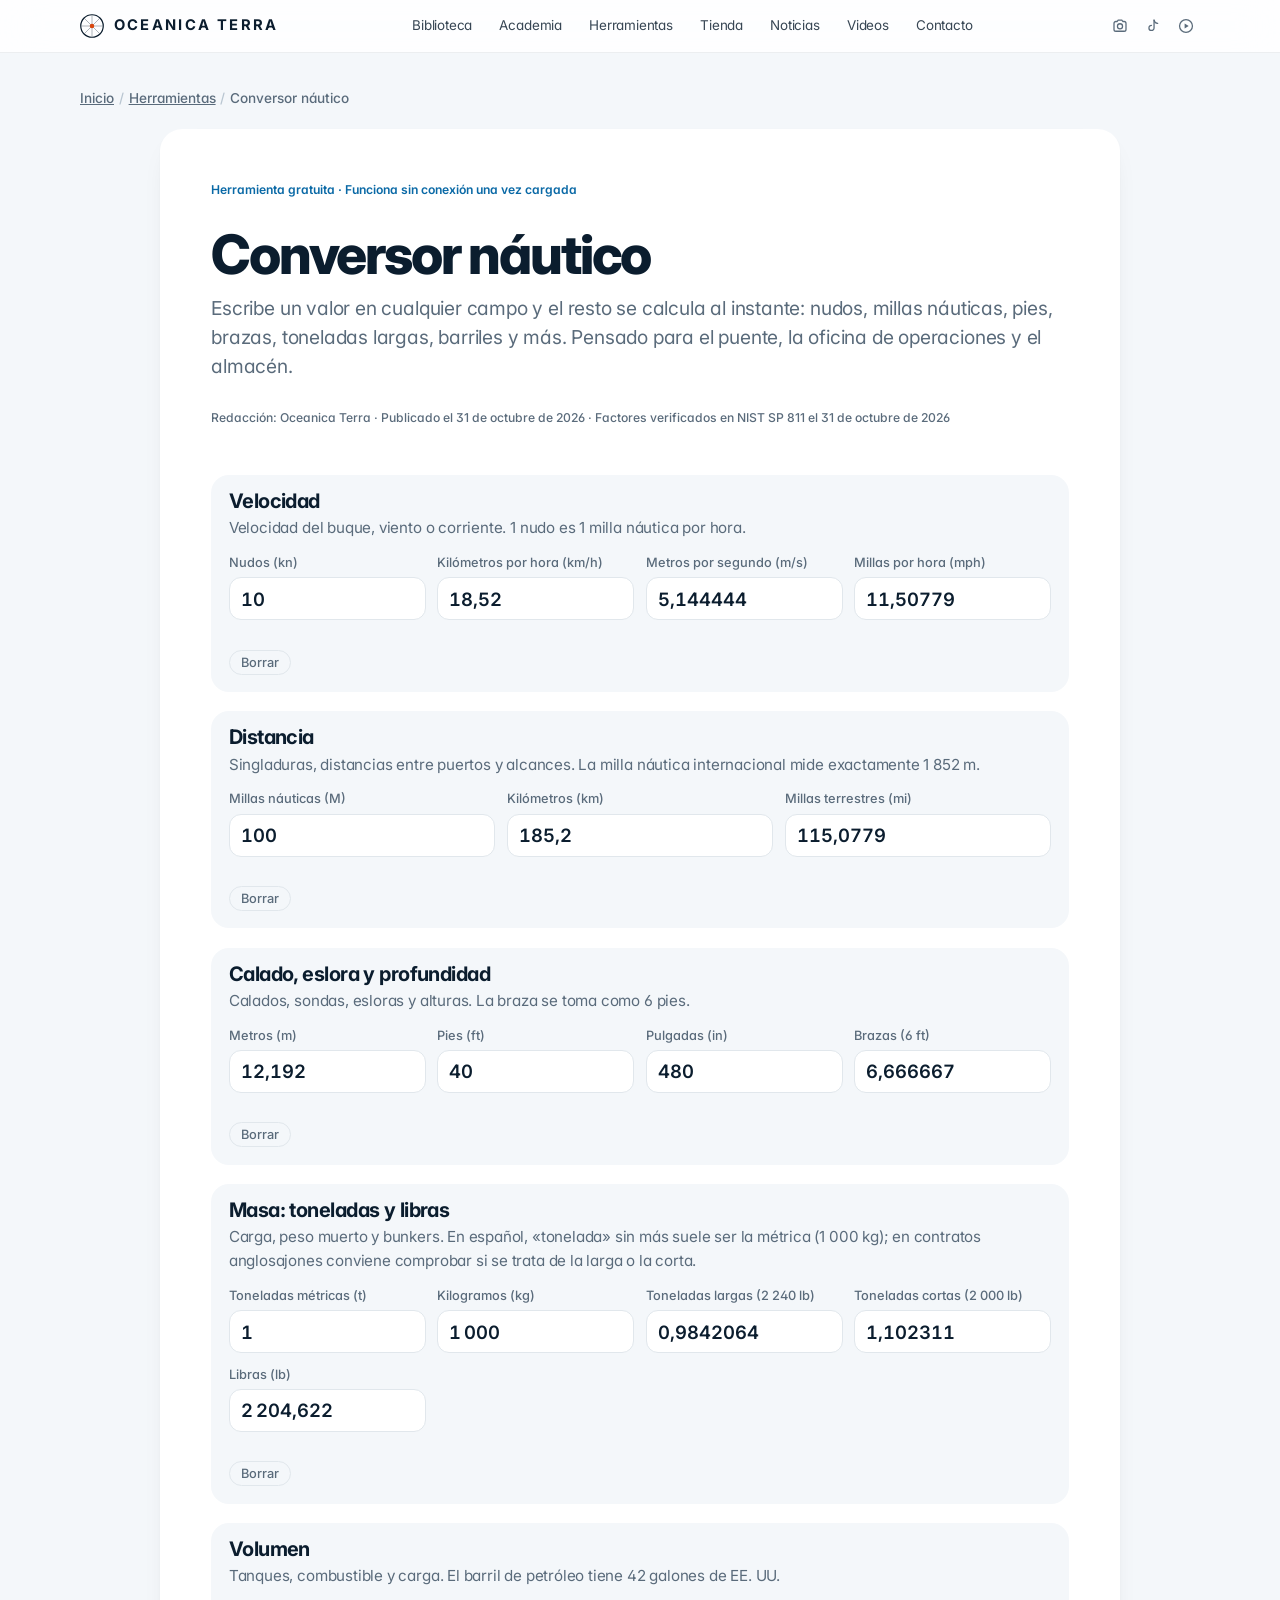
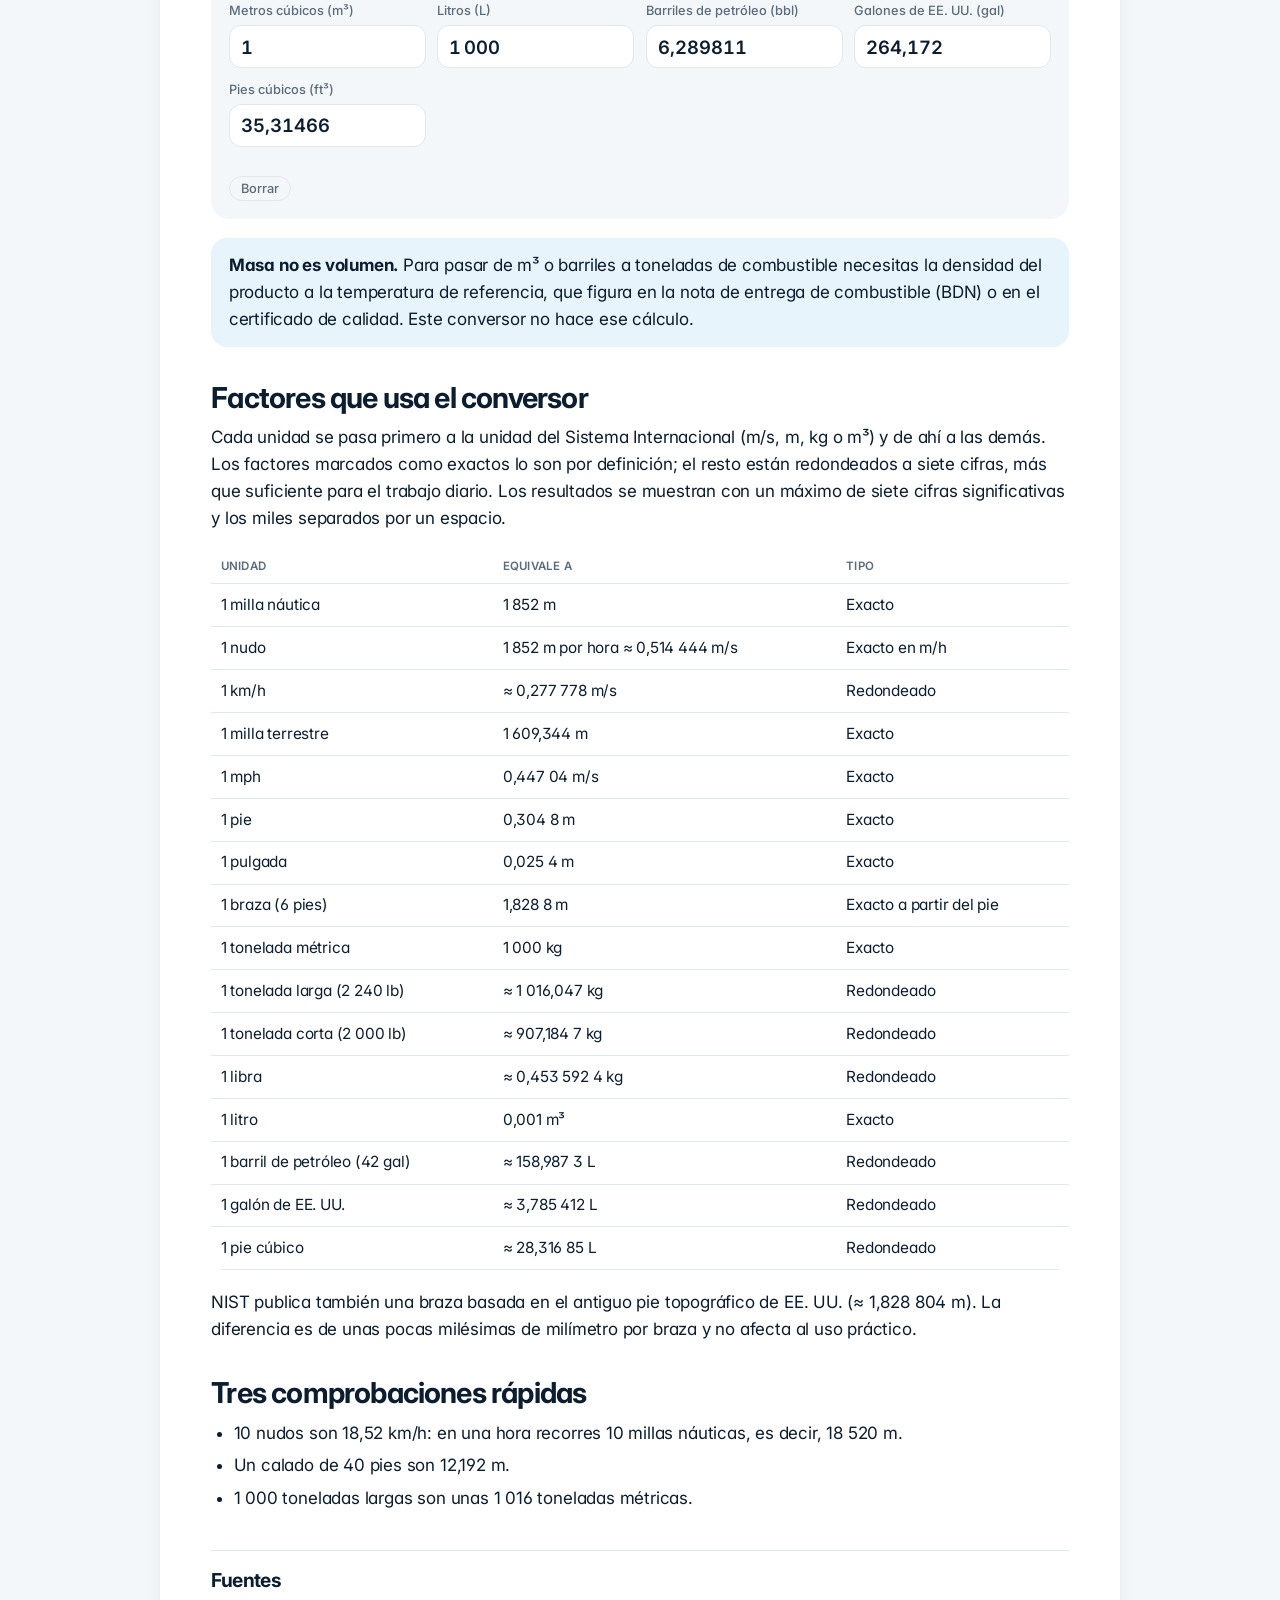
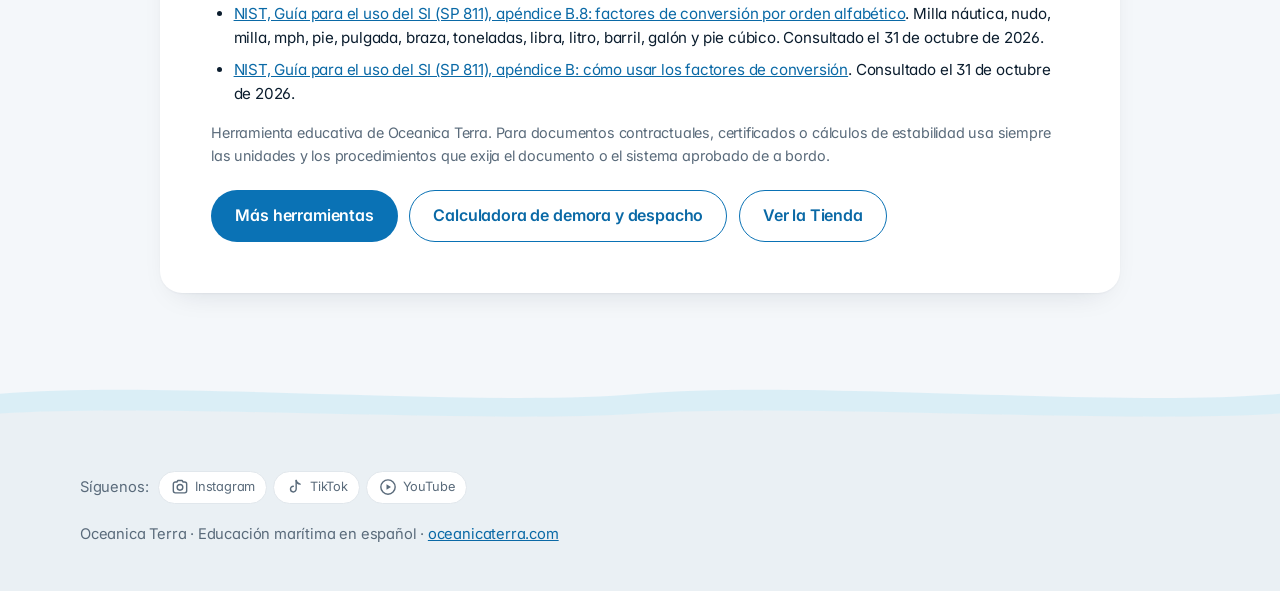
<file: herramientas/conversor-nautico.html>
<!doctype html>
<html lang="es">
<head>
<meta charset="utf-8">
<meta name="viewport" content="width=device-width, initial-scale=1, viewport-fit=cover">
<title>Conversor náutico: nudos, millas, pies y toneladas · Oceanica Terra</title>
<meta name="description" content="Conversor náutico gratuito: nudos, km/h y m/s; millas náuticas y kilómetros; pies, metros y brazas; toneladas métricas, largas y cortas; m³, barriles y galones. Factores de NIST.">
<link rel="canonical" href="https://www.oceanicaterra.com/herramientas/conversor-nautico.html">
<meta name="theme-color" content="#0B2545">
<meta property="og:type" content="website">
<meta property="og:locale" content="es_ES">
<meta property="og:site_name" content="Oceanica Terra">
<meta property="og:title" content="Conversor náutico">
<meta property="og:description" content="Conversor náutico gratuito: nudos, km/h y m/s; millas náuticas y kilómetros; pies, metros y brazas; toneladas métricas, largas y cortas; m³, barriles y galones. Factores de NIST.">
<meta property="og:url" content="https://www.oceanicaterra.com/herramientas/conversor-nautico.html">
<meta property="og:image" content="https://www.oceanicaterra.com/assets/og-oceanica-terra.jpg">
<meta property="og:image:width" content="1200">
<meta property="og:image:height" content="630">
<meta name="twitter:card" content="summary_large_image">
<link rel="icon" href="data:image/svg+xml,%3Csvg xmlns='http://www.w3.org/2000/svg' viewBox='0 0 32 32'%3E%3Ccircle cx='16' cy='16' r='15' fill='%230B2545'/%3E%3Ccircle cx='16' cy='16' r='4' fill='%23D9480F'/%3E%3C/svg%3E">
<link rel="preconnect" href="https://fonts.googleapis.com">
<link rel="preconnect" href="https://fonts.gstatic.com" crossorigin>
<link rel="stylesheet" href="https://fonts.googleapis.com/css2?family=Inter:wght@400;500;600;700;800&display=swap">
<link rel="stylesheet" href="/assets/sitio.css">
<script type="application/ld+json">{"@context": "https://schema.org", "@type": "WebApplication", "name": "Conversor náutico", "description": "Conversor náutico gratuito: nudos, km/h y m/s; millas náuticas y kilómetros; pies, metros y brazas; toneladas métricas, largas y cortas; m³, barriles y galones. Factores de NIST.", "inLanguage": "es", "applicationCategory": "UtilitiesApplication", "operatingSystem": "Cualquiera (navegador web)", "isAccessibleForFree": true, "offers": {"@type": "Offer", "price": "0", "priceCurrency": "USD"}, "url": "https://www.oceanicaterra.com/herramientas/conversor-nautico.html", "datePublished": "2026-10-31", "publisher": {"@type": "Organization", "name": "Oceanica Terra", "url": "https://www.oceanicaterra.com/"}}</script>
</head>
<body>
<header class="top">
  <div class="wrap gn-bar">
    <a class="brand" href="/" aria-label="Oceanica Terra, inicio">
      <svg viewBox="0 0 32 32" aria-hidden="true">
        <circle cx="16" cy="16" r="15" fill="none" stroke="currentColor" stroke-width="1.6"/>
        <path d="M16 2 L16 30 M2 16 L30 16 M6 6 L26 26 M26 6 L6 26" stroke="currentColor" stroke-width=".8" opacity=".55"/>
        <circle cx="16" cy="16" r="3" fill="#D9480F"/>
      </svg>
      <span>OCEANICA TERRA</span>
    </a>
    <button type="button" class="gn-burger" aria-expanded="false" aria-controls="gn-menu" aria-label="Abrir el menú"><span><i></i><i></i></span></button>
    <nav class="links gn-menu" id="gn-menu" aria-label="Secciones">
      <ul class="gn-list"><li class="gn-item" data-menu="bib"><a class="gn-top" href="/#biblioteca">Biblioteca</a><button type="button" class="gn-exp" aria-expanded="false" aria-controls="fly-bib" aria-label="Ver opciones de Biblioteca"><svg viewBox="0 0 16 16" aria-hidden="true"><path d="M3.5 6l4.5 4.5L12.5 6" fill="none" stroke="currentColor" stroke-width="1.6" stroke-linecap="round" stroke-linejoin="round"/></svg></button><div class="gn-flyout" id="fly-bib"><div class="wrap gn-fly-in"><div class="gn-col gn-big"><p class="gn-k">Explorar la biblioteca</p><ul><li><a href="/#biblioteca" data-tab="t-buques">Tipos de buque</a></li><li><a href="/#biblioteca" data-tab="t-logistica">Transporte y logística</a></li><li><a href="/#biblioteca" data-tab="t-ingenieria">Construcción e ingeniería</a></li><li><a href="/#biblioteca" data-tab="t-navegacion">Navegación y cubierta</a></li><li><a href="/#biblioteca" data-tab="t-seguridad">Seguridad y medio ambiente</a></li><li><a href="/#biblioteca" data-tab="t-convenios">Convenios e instituciones</a></li></ul></div><div class="gn-col gn-small"><p class="gn-k">Artículos</p><ul><li><a href="/articulos/conocimiento-de-embarque.html">El conocimiento de embarque, campo por campo</a></li><li><a href="/articulos/solas-en-10-minutos.html">SOLAS en 10 minutos</a></li><li><a href="/articulos/fob-frente-a-cif.html">FOB frente a CIF sin confusiones</a></li><li><a href="/#plataforma">Qué encontrarás en Oceanica Terra</a></li></ul></div><figure class="gn-pic" aria-hidden="true"><div class="tile"><svg class="ico" viewBox="0 0 48 48" aria-hidden="true" fill="none" stroke="currentColor" stroke-width="1.8" stroke-linecap="round" stroke-linejoin="round"><path d="M24 14C20 11 14 10 8 11v25c6-1 12 0 16 3 4-3 10-4 16-3V11c-6-1-12 0-16 3zM24 14v25"/><path d="M12 18c3-.4 6 0 8 1M12 24c3-.4 6 0 8 1M28 19c2-1 5-1.4 8-1M28 25c2-1 5-1.4 8-1" stroke-opacity=".5"/></svg></div><figcaption>Del casco al contrato: fichas y artículos con fuentes.</figcaption></figure></div></div></li><li class="gn-item" data-menu="aca"><a class="gn-top" href="/#academia">Academia</a><button type="button" class="gn-exp" aria-expanded="false" aria-controls="fly-aca" aria-label="Ver opciones de Academia"><svg viewBox="0 0 16 16" aria-hidden="true"><path d="M3.5 6l4.5 4.5L12.5 6" fill="none" stroke="currentColor" stroke-width="1.6" stroke-linecap="round" stroke-linejoin="round"/></svg></button><div class="gn-flyout" id="fly-aca"><div class="wrap gn-fly-in"><div class="gn-col gn-big"><p class="gn-k">Academia</p><ul><li><a href="/#academia">Plan de estudios: 20 módulos</a></li><li><a href="/#academia">Módulo 11 · Fletamentos y mercados de fletes</a></li></ul></div><div class="gn-col gn-small"><p class="gn-k">Formatos</p><ul><li><a href="/#academia">Cursos grabados</a></li><li><a href="/#academia">Webinars y talleres</a></li><li><a href="/#contacto">Formación para empresas y escuelas</a></li></ul></div><figure class="gn-pic" aria-hidden="true"><div class="tile"><svg class="ico" viewBox="0 0 48 48" aria-hidden="true" fill="none" stroke="currentColor" stroke-width="1.8" stroke-linecap="round" stroke-linejoin="round"><path d="M5 19l19-8 19 8-19 8z"/><path d="M13 23v8c0 3 22 3 22 0v-8M43 19v9"/></svg></div><figcaption>Plan de estudios en administración marítima y portuaria.</figcaption></figure></div></div></li><li class="gn-item" data-menu="her"><a class="gn-top" href="/herramientas/">Herramientas</a><button type="button" class="gn-exp" aria-expanded="false" aria-controls="fly-her" aria-label="Ver opciones de Herramientas"><svg viewBox="0 0 16 16" aria-hidden="true"><path d="M3.5 6l4.5 4.5L12.5 6" fill="none" stroke="currentColor" stroke-width="1.6" stroke-linecap="round" stroke-linejoin="round"/></svg></button><div class="gn-flyout" id="fly-her"><div class="wrap gn-fly-in"><div class="gn-col gn-big"><p class="gn-k">Herramientas gratuitas</p><ul><li><a href="/herramientas/conversor-nautico.html">Conversor náutico</a></li><li><a href="/#ejercicios">Calculadora de demora y despacho</a></li><li><a href="/herramientas/">Todas las herramientas</a></li></ul></div><div class="gn-col gn-small"><p class="gn-k">Practicar</p><ul><li><a href="/#ejercicios">Caso resuelto: ¿cuánto debe pagar el fletador?</a></li></ul></div><figure class="gn-pic" aria-hidden="true"><div class="tile"><svg class="ico" viewBox="0 0 48 48" aria-hidden="true" fill="none" stroke="currentColor" stroke-width="1.8" stroke-linecap="round" stroke-linejoin="round"><rect x="12" y="7" width="24" height="34" rx="4"/><rect x="16" y="11" width="16" height="7" rx="1.5"/><path d="M17 25h2M23 25h2M29 25h2M17 30h2M23 30h2M29 30h2M17 35h2M23 35h2M29 35h2" stroke-width="2.6" stroke-linecap="round"/></svg></div><figcaption>Calculadoras gratuitas para practicar.</figcaption></figure></div></div></li><li class="gn-item" data-menu="tie"><a class="gn-top" href="/#publicaciones">Tienda</a><button type="button" class="gn-exp" aria-expanded="false" aria-controls="fly-tie" aria-label="Ver opciones de Tienda"><svg viewBox="0 0 16 16" aria-hidden="true"><path d="M3.5 6l4.5 4.5L12.5 6" fill="none" stroke="currentColor" stroke-width="1.6" stroke-linecap="round" stroke-linejoin="round"/></svg></button><div class="gn-flyout" id="fly-tie"><div class="wrap gn-fly-in"><div class="gn-col gn-big"><p class="gn-k">Tienda</p><ul><li><a href="/#publicaciones">Ver la tienda</a></li><li><a href="/#guia-gratis">Guía gratis: Incoterms 2020</a></li><li><a href="/#guia-gratis-gmdss">Guía gratis: GMDSS</a></li></ul></div><div class="gn-col gn-small"><p class="gn-k">Publicaciones</p><ul><li><a href="/#producto-libro">Laytime y demora sin misterios</a></li><li><a href="/#producto-pack">Pack Laytime completo</a></li><li><a href="/#producto-calculadora">Calculadora de laytime y demora (Excel)</a></li><li><a href="/#producto-kit">Kit de documentación del buque en puerto</a></li><li><a href="/#producto-psc">Lista de comprobación para inspecciones PSC</a></li></ul></div><figure class="gn-pic" aria-hidden="true"><div class="tile"><div class="pcover"><span>GUÍA PRÁCTICA</span><b>Laytime y demora sin misterios</b></div></div><figcaption>Pago seguro con PayPal o tarjeta y descarga inmediata.</figcaption></figure></div></div></li><li class="gn-item" data-menu="not"><a class="gn-top" href="/#actualidad">Noticias</a><button type="button" class="gn-exp" aria-expanded="false" aria-controls="fly-not" aria-label="Ver opciones de Noticias"><svg viewBox="0 0 16 16" aria-hidden="true"><path d="M3.5 6l4.5 4.5L12.5 6" fill="none" stroke="currentColor" stroke-width="1.6" stroke-linecap="round" stroke-linejoin="round"/></svg></button><div class="gn-flyout" id="fly-not"><div class="wrap gn-fly-in"><div class="gn-col gn-big"><p class="gn-k">Noticias</p><ul><li><a href="/#actualidad">Noticias de hoy</a></li></ul></div><div class="gn-col gn-small"><p class="gn-k">Cada día en redes</p><ul><li><a href="https://www.instagram.com/oceanicaterra/" target="_blank" rel="noopener">Instagram</a></li><li><a href="https://www.tiktok.com/@oceanicaterra" target="_blank" rel="noopener">TikTok</a></li><li><a href="https://www.youtube.com/channel/UCG6881kVqyRiSnb0mSk_nrA" target="_blank" rel="noopener">YouTube</a></li></ul></div><figure class="gn-pic" aria-hidden="true"><div class="tile"><svg class="ico" viewBox="0 0 48 48" aria-hidden="true" fill="none" stroke="currentColor" stroke-width="1.8" stroke-linecap="round" stroke-linejoin="round"><circle cx="24" cy="24" r="15"/><ellipse cx="24" cy="24" rx="6.5" ry="15"/><path d="M9.5 19h29M9.5 29h29"/></svg></div><figcaption>Lo más importante del mar, resumido y con su fuente.</figcaption></figure></div></div></li><li class="gn-item" data-menu="vid"><a class="gn-top" href="/#videos">Videos</a><button type="button" class="gn-exp" aria-expanded="false" aria-controls="fly-vid" aria-label="Ver opciones de Videos"><svg viewBox="0 0 16 16" aria-hidden="true"><path d="M3.5 6l4.5 4.5L12.5 6" fill="none" stroke="currentColor" stroke-width="1.6" stroke-linecap="round" stroke-linejoin="round"/></svg></button><div class="gn-flyout" id="fly-vid"><div class="wrap gn-fly-in"><div class="gn-col gn-big"><p class="gn-k">Videos</p><ul><li><a href="/#videos">Diez primeros videos del canal</a></li><li><a href="https://www.youtube.com/channel/UCG6881kVqyRiSnb0mSk_nrA" target="_blank" rel="noopener">Canal de YouTube</a></li></ul></div><div class="gn-col gn-small"><p class="gn-k">También en</p><ul><li><a href="https://www.tiktok.com/@oceanicaterra" target="_blank" rel="noopener">TikTok</a></li><li><a href="https://www.instagram.com/oceanicaterra/" target="_blank" rel="noopener">Instagram</a></li></ul></div><figure class="gn-pic" aria-hidden="true"><div class="tile"><svg class="ico" viewBox="0 0 48 48" aria-hidden="true" fill="none" stroke="currentColor" stroke-width="1.8" stroke-linecap="round" stroke-linejoin="round"><rect x="7" y="11" width="34" height="26" rx="6"/><path d="M21 18l9 6-9 6z" fill="currentColor"/></svg></div><figcaption>Cómo funcionan los buques y el comercio marítimo.</figcaption></figure></div></div></li><li class="gn-item" data-menu="con"><a class="gn-top" href="/#contacto">Contacto</a><button type="button" class="gn-exp" aria-expanded="false" aria-controls="fly-con" aria-label="Ver opciones de Contacto"><svg viewBox="0 0 16 16" aria-hidden="true"><path d="M3.5 6l4.5 4.5L12.5 6" fill="none" stroke="currentColor" stroke-width="1.6" stroke-linecap="round" stroke-linejoin="round"/></svg></button><div class="gn-flyout" id="fly-con"><div class="wrap gn-fly-in"><div class="gn-col gn-big"><p class="gn-k">Contacto</p><ul><li><a href="/#contacto">Escríbenos</a></li><li><a href="/#sobre">Sobre nosotros</a></li><li><a href="/#preguntas">Preguntas frecuentes</a></li></ul></div><div class="gn-col gn-small"><p class="gn-k">El autor</p><ul><li><a href="/autor/cesar-andrade.html">César Andrade</a></li></ul></div><figure class="gn-pic" aria-hidden="true"><div class="tile"><svg class="ico" viewBox="0 0 48 48" aria-hidden="true" fill="none" stroke="currentColor" stroke-width="1.8" stroke-linecap="round" stroke-linejoin="round"><rect x="7" y="13" width="34" height="23" rx="3"/><path d="M8 15l16 11 16-11"/></svg></div><figcaption>contacto@oceanicaterra.com</figcaption></figure></div></div></li></ul>
      <div class="gn-tools"><span class="social" role="group" aria-label="Redes sociales de Oceanica Terra"><a href="https://www.instagram.com/oceanicaterra/" target="_blank" rel="noopener" title="Oceanica Terra en Instagram" aria-label="Oceanica Terra en Instagram (se abre en otra pestaña)"><svg viewBox="0 0 24 24" aria-hidden="true"><path d="M4 8.5A2.5 2.5 0 0 1 6.5 6h1.8l1.2-1.8h5l1.2 1.8h1.8A2.5 2.5 0 0 1 20 8.5v8A2.5 2.5 0 0 1 17.5 19h-11A2.5 2.5 0 0 1 4 16.5z" fill="none" stroke="currentColor" stroke-width="1.7" stroke-linejoin="round"/><circle cx="12" cy="12.4" r="3.4" fill="none" stroke="currentColor" stroke-width="1.7"/></svg><span>Instagram</span></a><a href="https://www.tiktok.com/@oceanicaterra" target="_blank" rel="noopener" title="Oceanica Terra en TikTok" aria-label="Oceanica Terra en TikTok (se abre en otra pestaña)"><svg viewBox="0 0 24 24" aria-hidden="true"><path d="M13.4 4.2v10.3a3.4 3.4 0 1 1-3.4-3.4" fill="none" stroke="currentColor" stroke-width="1.7" stroke-linecap="round" stroke-linejoin="round"/><path d="M13.4 4.2c.5 2.5 2.2 4.1 4.8 4.3" fill="none" stroke="currentColor" stroke-width="1.7" stroke-linecap="round"/></svg><span>TikTok</span></a><a href="https://www.youtube.com/channel/UCG6881kVqyRiSnb0mSk_nrA" target="_blank" rel="noopener" title="Oceanica Terra en YouTube" aria-label="Oceanica Terra en YouTube (se abre en otra pestaña)"><svg viewBox="0 0 24 24" aria-hidden="true"><circle cx="12" cy="12" r="8.6" fill="none" stroke="currentColor" stroke-width="1.7"/><path d="M10.2 8.6v6.8l5.4-3.4z" fill="currentColor"/></svg><span>YouTube</span></a></span></div>
    </nav>
  </div>
</header>
<div class="gn-curtain" aria-hidden="true"></div>
<main class="page">
  <div class="wrap">
    <nav class="crumbs" aria-label="Miga de pan"><ol><li><a href="/">Inicio</a></li><li><a href="/herramientas/">Herramientas</a></li><li aria-current="page">Conversor náutico</li></ol></nav>
    <article class="doc wide">
      <div class="doc-head">
        <p class="meta">Herramienta gratuita · Funciona sin conexión una vez cargada</p>
        <h1>Conversor náutico</h1>
        <p class="doc-lede">Escribe un valor en cualquier campo y el resto se calcula al instante: nudos, millas náuticas, pies, brazas, toneladas largas, barriles y más. Pensado para el puente, la oficina de operaciones y el almacén.</p>
        <p class="byline">Redacción: Oceanica Terra · Publicado el 31 de octubre de 2026 · Factores verificados en NIST SP 811 el 31 de octubre de 2026</p>
      </div>

      <noscript><p class="note warn">Esta herramienta necesita JavaScript. Mientras tanto, tienes las equivalencias básicas en la tabla de abajo.</p></noscript>

      <section class="conv" data-group="velocidad" aria-labelledby="g-vel">
        <h2 id="g-vel">Velocidad</h2>
        <p>Velocidad del buque, viento o corriente. 1 nudo es 1 milla náutica por hora.</p>
        <div class="conv-fields">
          <label>Nudos (kn)<input inputmode="decimal" autocomplete="off" data-f="0.51444444444444444" value="10"></label>
          <label>Kilómetros por hora (km/h)<input inputmode="decimal" autocomplete="off" data-f="0.27777777777777778"></label>
          <label>Metros por segundo (m/s)<input inputmode="decimal" autocomplete="off" data-f="1"></label>
          <label>Millas por hora (mph)<input inputmode="decimal" autocomplete="off" data-f="0.44704"></label>
        </div>
        <p class="err" aria-live="polite"></p>
      </section>

      <section class="conv" data-group="distancia" aria-labelledby="g-dis">
        <h2 id="g-dis">Distancia</h2>
        <p>Singladuras, distancias entre puertos y alcances. La milla náutica internacional mide exactamente 1 852 m.</p>
        <div class="conv-fields">
          <label>Millas náuticas (M)<input inputmode="decimal" autocomplete="off" data-f="1852" value="100"></label>
          <label>Kilómetros (km)<input inputmode="decimal" autocomplete="off" data-f="1000"></label>
          <label>Millas terrestres (mi)<input inputmode="decimal" autocomplete="off" data-f="1609.344"></label>
        </div>
        <p class="err" aria-live="polite"></p>
      </section>

      <section class="conv" data-group="longitud" aria-labelledby="g-lon">
        <h2 id="g-lon">Calado, eslora y profundidad</h2>
        <p>Calados, sondas, esloras y alturas. La braza se toma como 6 pies.</p>
        <div class="conv-fields">
          <label>Metros (m)<input inputmode="decimal" autocomplete="off" data-f="1"></label>
          <label>Pies (ft)<input inputmode="decimal" autocomplete="off" data-f="0.3048" value="40"></label>
          <label>Pulgadas (in)<input inputmode="decimal" autocomplete="off" data-f="0.0254"></label>
          <label>Brazas (6 ft)<input inputmode="decimal" autocomplete="off" data-f="1.8288"></label>
        </div>
        <p class="err" aria-live="polite"></p>
      </section>

      <section class="conv" data-group="masa" aria-labelledby="g-mas">
        <h2 id="g-mas">Masa: toneladas y libras</h2>
        <p>Carga, peso muerto y bunkers. En español, «tonelada» sin más suele ser la métrica (1 000 kg); en contratos anglosajones conviene comprobar si se trata de la larga o la corta.</p>
        <div class="conv-fields">
          <label>Toneladas métricas (t)<input inputmode="decimal" autocomplete="off" data-f="1000" value="1"></label>
          <label>Kilogramos (kg)<input inputmode="decimal" autocomplete="off" data-f="1"></label>
          <label>Toneladas largas (2 240 lb)<input inputmode="decimal" autocomplete="off" data-f="1016.047"></label>
          <label>Toneladas cortas (2 000 lb)<input inputmode="decimal" autocomplete="off" data-f="907.1847"></label>
          <label>Libras (lb)<input inputmode="decimal" autocomplete="off" data-f="0.4535924"></label>
        </div>
        <p class="err" aria-live="polite"></p>
      </section>

      <section class="conv" data-group="volumen" aria-labelledby="g-vol">
        <h2 id="g-vol">Volumen</h2>
        <p>Tanques, combustible y carga. El barril de petróleo tiene 42 galones de EE. UU.</p>
        <div class="conv-fields">
          <label>Metros cúbicos (m³)<input inputmode="decimal" autocomplete="off" data-f="1" value="1"></label>
          <label>Litros (L)<input inputmode="decimal" autocomplete="off" data-f="0.001"></label>
          <label>Barriles de petróleo (bbl)<input inputmode="decimal" autocomplete="off" data-f="0.1589873"></label>
          <label>Galones de EE. UU. (gal)<input inputmode="decimal" autocomplete="off" data-f="0.003785412"></label>
          <label>Pies cúbicos (ft³)<input inputmode="decimal" autocomplete="off" data-f="0.02831685"></label>
        </div>
        <p class="err" aria-live="polite"></p>
      </section>

      <div class="note"><b>Masa no es volumen.</b> Para pasar de m³ o barriles a toneladas de combustible necesitas la densidad del producto a la temperatura de referencia, que figura en la nota de entrega de combustible (BDN) o en el certificado de calidad. Este conversor no hace ese cálculo.</div>

      <h2>Factores que usa el conversor</h2>
      <p>Cada unidad se pasa primero a la unidad del Sistema Internacional (m/s, m, kg o m³) y de ahí a las demás. Los factores marcados como exactos lo son por definición; el resto están redondeados a siete cifras, más que suficiente para el trabajo diario. Los resultados se muestran con un máximo de siete cifras significativas y los miles separados por un espacio.</p>
      <div class="table-wrap"><table>
        <thead><tr><th>Unidad</th><th>Equivale a</th><th>Tipo</th></tr></thead>
        <tbody>
          <tr><td>1 milla náutica</td><td>1 852 m</td><td>Exacto</td></tr>
          <tr><td>1 nudo</td><td>1 852 m por hora ≈ 0,514 444 m/s</td><td>Exacto en m/h</td></tr>
          <tr><td>1 km/h</td><td>≈ 0,277 778 m/s</td><td>Redondeado</td></tr>
          <tr><td>1 milla terrestre</td><td>1 609,344 m</td><td>Exacto</td></tr>
          <tr><td>1 mph</td><td>0,447 04 m/s</td><td>Exacto</td></tr>
          <tr><td>1 pie</td><td>0,304 8 m</td><td>Exacto</td></tr>
          <tr><td>1 pulgada</td><td>0,025 4 m</td><td>Exacto</td></tr>
          <tr><td>1 braza (6 pies)</td><td>1,828 8 m</td><td>Exacto a partir del pie</td></tr>
          <tr><td>1 tonelada métrica</td><td>1 000 kg</td><td>Exacto</td></tr>
          <tr><td>1 tonelada larga (2 240 lb)</td><td>≈ 1 016,047 kg</td><td>Redondeado</td></tr>
          <tr><td>1 tonelada corta (2 000 lb)</td><td>≈ 907,184 7 kg</td><td>Redondeado</td></tr>
          <tr><td>1 libra</td><td>≈ 0,453 592 4 kg</td><td>Redondeado</td></tr>
          <tr><td>1 litro</td><td>0,001 m³</td><td>Exacto</td></tr>
          <tr><td>1 barril de petróleo (42 gal)</td><td>≈ 158,987 3 L</td><td>Redondeado</td></tr>
          <tr><td>1 galón de EE. UU.</td><td>≈ 3,785 412 L</td><td>Redondeado</td></tr>
          <tr><td>1 pie cúbico</td><td>≈ 28,316 85 L</td><td>Redondeado</td></tr>
        </tbody>
      </table></div>
      <p>NIST publica también una braza basada en el antiguo pie topográfico de EE. UU. (≈ 1,828 804 m). La diferencia es de unas pocas milésimas de milímetro por braza y no afecta al uso práctico.</p>

      <h2>Tres comprobaciones rápidas</h2>
      <ul>
        <li>10 nudos son 18,52 km/h: en una hora recorres 10 millas náuticas, es decir, 18 520 m.</li>
        <li>Un calado de 40 pies son 12,192 m.</li>
        <li>1 000 toneladas largas son unas 1 016 toneladas métricas.</li>
      </ul>

      <section class="sources">
        <h2>Fuentes</h2>
        <ul>
          <li><a href="https://www.nist.gov/pml/special-publication-811/nist-guide-si-appendix-b-conversion-factors/nist-guide-si-appendix-b8" target="_blank" rel="noopener">NIST, Guía para el uso del SI (SP 811), apéndice B.8: factores de conversión por orden alfabético</a>. Milla náutica, nudo, milla, mph, pie, pulgada, braza, toneladas, libra, litro, barril, galón y pie cúbico. Consultado el 31 de octubre de 2026.</li>
          <li><a href="https://www.nist.gov/pml/special-publication-811/nist-guide-si-appendix-b-conversion-factors" target="_blank" rel="noopener">NIST, Guía para el uso del SI (SP 811), apéndice B: cómo usar los factores de conversión</a>. Consultado el 31 de octubre de 2026.</li>
        </ul>
      </section>
      <p class="disclaimer">Herramienta educativa de Oceanica Terra. Para documentos contractuales, certificados o cálculos de estabilidad usa siempre las unidades y los procedimientos que exija el documento o el sistema aprobado de a bordo.</p>
      <div class="ctas">
        <a class="btn btn-primary" href="/herramientas/">Más herramientas</a>
        <a class="btn btn-ghost" href="/#ejercicios">Calculadora de demora y despacho</a>
        <a class="btn btn-ghost" href="/#publicaciones">Ver la Tienda</a>
      </div>
    </article>
  </div>
</main>
<script>
(function () {
  "use strict";
  // Convierte el texto escrito a número: admite coma o punto decimal y espacios de miles.
  function leer(txt) {
    var t = String(txt).trim().replace(/[\s  ]/g, "");
    if (t === "") return null;
    if (t.indexOf(",") !== -1 && t.indexOf(".") !== -1) {
      // El último separador es el decimal.
      if (t.lastIndexOf(",") > t.lastIndexOf(".")) t = t.replace(/\./g, "").replace(",", ".");
      else t = t.replace(/,/g, "");
    } else {
      t = t.replace(",", ".");
    }
    if (!/^-?(\d+\.?\d*|\.\d+)(e-?\d+)?$/i.test(t)) return NaN;
    return parseFloat(t);
  }
  var fmt = new Intl.NumberFormat("es-ES", { maximumSignificantDigits: 7, useGrouping: "always" });
  function escribir(n) {
    if (n === 0) return "0";
    var a = Math.abs(n);
    if (a !== 0 && (a < 1e-6 || a >= 1e15)) return n.toExponential(4).replace(".", ",");
    return fmt.format(n).replace(/\./g, "\u202f"); // miles con espacio fino, como en el texto
  }
  var grupos = document.querySelectorAll(".conv");
  Array.prototype.forEach.call(grupos, function (g) {
    var inputs = g.querySelectorAll("input[data-f]");
    var err = g.querySelector(".err");
    function actualizar(origen) {
      var v = leer(origen.value);
      if (v === null) { err.textContent = ""; origen.removeAttribute("aria-invalid");
        Array.prototype.forEach.call(inputs, function (i) { if (i !== origen) i.value = ""; }); return; }
      if (isNaN(v)) { err.textContent = "Escribe solo números (puedes usar coma o punto decimal)."; origen.setAttribute("aria-invalid", "true"); return; }
      err.textContent = ""; origen.removeAttribute("aria-invalid");
      var base = v * parseFloat(origen.getAttribute("data-f"));
      Array.prototype.forEach.call(inputs, function (i) {
        if (i !== origen) i.value = escribir(base / parseFloat(i.getAttribute("data-f")));
      });
    }
    Array.prototype.forEach.call(inputs, function (i) {
      i.addEventListener("input", function () { actualizar(i); });
    });
    var inicial = null;
    Array.prototype.forEach.call(inputs, function (i) { if (!inicial && i.value) inicial = i; });
    if (inicial) actualizar(inicial);
    var b = document.createElement("button");
    b.type = "button"; b.className = "reset"; b.textContent = "Borrar";
    b.addEventListener("click", function () { Array.prototype.forEach.call(inputs, function (i) { i.value = ""; i.removeAttribute("aria-invalid"); }); err.textContent = ""; inputs[0].focus(); });
    g.appendChild(b);
  });
})();
</script>
<div class="shore" aria-hidden="true"><svg class="s1" viewBox="0 0 2880 100" preserveAspectRatio="none"><path d="M0 40 C180 24 540 56 720 40 C900 24 1260 56 1440 40 C1620 24 1980 56 2160 40 C2340 24 2700 56 2880 40 V100 H0 Z"/></svg><svg class="s2" viewBox="0 0 2880 100" preserveAspectRatio="none"><path d="M0 62 C180 50 540 74 720 62 C900 50 1260 74 1440 62 C1620 50 1980 74 2160 62 C2340 50 2700 74 2880 62 V100 H0 Z"/></svg></div>
<footer>
  <div class="wrap">
    <p class="social-row">Síguenos: <span class="social foot" role="group" aria-label="Redes sociales de Oceanica Terra"><a href="https://www.instagram.com/oceanicaterra/" target="_blank" rel="noopener" title="Oceanica Terra en Instagram" aria-label="Oceanica Terra en Instagram (se abre en otra pestaña)"><svg viewBox="0 0 24 24" aria-hidden="true"><path d="M4 8.5A2.5 2.5 0 0 1 6.5 6h1.8l1.2-1.8h5l1.2 1.8h1.8A2.5 2.5 0 0 1 20 8.5v8A2.5 2.5 0 0 1 17.5 19h-11A2.5 2.5 0 0 1 4 16.5z" fill="none" stroke="currentColor" stroke-width="1.7" stroke-linejoin="round"/><circle cx="12" cy="12.4" r="3.4" fill="none" stroke="currentColor" stroke-width="1.7"/></svg><span>Instagram</span></a><a href="https://www.tiktok.com/@oceanicaterra" target="_blank" rel="noopener" title="Oceanica Terra en TikTok" aria-label="Oceanica Terra en TikTok (se abre en otra pestaña)"><svg viewBox="0 0 24 24" aria-hidden="true"><path d="M13.4 4.2v10.3a3.4 3.4 0 1 1-3.4-3.4" fill="none" stroke="currentColor" stroke-width="1.7" stroke-linecap="round" stroke-linejoin="round"/><path d="M13.4 4.2c.5 2.5 2.2 4.1 4.8 4.3" fill="none" stroke="currentColor" stroke-width="1.7" stroke-linecap="round"/></svg><span>TikTok</span></a><a href="https://www.youtube.com/channel/UCG6881kVqyRiSnb0mSk_nrA" target="_blank" rel="noopener" title="Oceanica Terra en YouTube" aria-label="Oceanica Terra en YouTube (se abre en otra pestaña)"><svg viewBox="0 0 24 24" aria-hidden="true"><circle cx="12" cy="12" r="8.6" fill="none" stroke="currentColor" stroke-width="1.7"/><path d="M10.2 8.6v6.8l5.4-3.4z" fill="currentColor"/></svg><span>YouTube</span></a></span></p>
    <p>Oceanica Terra · Educación marítima en español · <a href="/">oceanicaterra.com</a></p>
  </div>
</footer>
<script src="/assets/menu.js" defer></script>
</body>
</html>
</file>
<file: assets/sitio.css>
/* Oceanica Terra — estilo compartido de las páginas internas (/articulos/, /buques/, /academia/ y 404).
   Mismos colores, tipografías y componentes que index.html. Sin librerías ni cookies. */
:root {
  --paper: #F3F9FC; --surface: #FFFFFF; --ink: #0A2540; --muted: #4A6075; --rule: #D3E2EB;
  --accent: #D9480F; --accent-ink: #0B6E8F; --on-accent: #FFFFFF;
  --good: #1F6F4A; --good-bg: #DCEFE4; --wait: #6B5A12; --wait-bg: #F3ECCB;
  --sea-2: #B5E1F0; --sea-3: #6FC0DE; --sea-line: #BFE3F0; --glow: rgba(111, 192, 222, .28);
  --deep: #0B3A57; --deep-fg: #FFFFFF; --deep-soft: #C3DDEA;
  --shadow: 0 1px 2px rgba(10, 37, 64, .05), 0 10px 28px -14px rgba(10, 37, 64, .22);
  --font-display: "IBM Plex Sans Condensed", "Arial Narrow", "Helvetica Neue", Arial, sans-serif;
  --font-body: "Source Serif 4", Georgia, "Times New Roman", serif;
  --font-mono: "IBM Plex Mono", ui-monospace, "SFMono-Regular", Menlo, Consolas, monospace;
  color-scheme: light;
  padding-top: env(safe-area-inset-top, 0px); padding-bottom: env(safe-area-inset-bottom, 0px);
}
* { box-sizing: border-box; }
html { scroll-behavior: smooth; }
@media (prefers-reduced-motion: reduce) { html { scroll-behavior: auto; } }
body {
  margin: 0; background-color: var(--paper); color: var(--ink);
  background-image:
    radial-gradient(ellipse 70% 45% at 8% 18%, var(--glow), transparent 62%),
    radial-gradient(ellipse 60% 45% at 95% 55%, var(--glow), transparent 62%);
  background-attachment: fixed;
  font-family: var(--font-body); font-size: 1.0625rem; line-height: 1.6;
  -webkit-font-smoothing: antialiased; overflow-wrap: break-word;
}
img, svg { max-width: 100%; }
[hidden] { display: none !important; }
.wrap { max-width: 72rem; margin: 0 auto; padding-left: max(16px, env(safe-area-inset-left, 0px)); padding-right: max(16px, env(safe-area-inset-right, 0px)); }
h1, h2, h3, h4 { font-family: var(--font-display); line-height: 1.12; text-wrap: balance; margin: 0; letter-spacing: -.01em; }
a { color: var(--accent-ink); }
.label { font-family: var(--font-mono); font-size: .74rem; letter-spacing: .12em; text-transform: uppercase; color: var(--muted); }
.muted { color: var(--muted); }
:focus-visible { outline: 2px solid var(--accent); outline-offset: 3px; border-radius: 2px; }
.chip { display: inline-flex; align-items: center; gap: .35rem; font-family: var(--font-mono); font-size: .7rem; letter-spacing: .06em; text-transform: uppercase; padding: .18rem .55rem; border-radius: 999px; white-space: nowrap; }
.chip::before { content: ""; width: .45rem; height: .45rem; border-radius: 50%; background: currentColor; }
.chip.on { color: var(--good); background: var(--good-bg); }
.chip.soon { color: var(--wait); background: var(--wait-bg); }

/* Cabecera */
header.top { position: sticky; top: env(safe-area-inset-top, 0px); z-index: 5; background: color-mix(in srgb, var(--paper) 93%, transparent); backdrop-filter: blur(6px); border-bottom: 1px solid var(--rule); }
header.top .wrap { display: flex; align-items: center; justify-content: space-between; gap: .8rem 1.2rem; padding-block: .7rem; flex-wrap: wrap; }
.brand { display: flex; align-items: center; gap: .6rem; text-decoration: none; color: var(--ink); }
.brand svg { width: 28px; height: 28px; flex: none; }
.brand span { font-family: var(--font-display); font-weight: 700; font-size: 1.05rem; letter-spacing: .14em; }
nav.links { display: flex; gap: .4rem 1rem; flex-wrap: wrap; align-items: center; font-family: var(--font-display); font-size: .98rem; }
nav.links a { color: var(--ink); text-decoration: none; }
nav.links a:hover { color: var(--accent-ink); }
.social { display: inline-flex; gap: .35rem; align-items: center; }
.social a { display: inline-flex; align-items: center; gap: .3rem; padding: .22rem .55rem; border: 1px solid var(--rule); border-radius: 999px; color: var(--ink); text-decoration: none; font-family: var(--font-mono); font-size: .74rem; line-height: 1; }
.social a:hover, .social a:focus-visible { color: var(--accent-ink); border-color: currentColor; }
.social svg { width: 18px; height: 18px; flex: none; }
header.top .social span { position: absolute; width: 1px; height: 1px; overflow: hidden; clip: rect(0 0 0 0); white-space: nowrap; }
header.top .social a { padding: .3rem; }
.social.foot a { color: var(--deep-soft); border-color: currentColor; font-size: .8rem; padding: .35rem .7rem; }
.social.foot a:hover, .social.foot a:focus-visible { color: #fff; }
.social.foot svg { width: 20px; height: 20px; }
.social-row { display: flex; flex-wrap: wrap; align-items: center; gap: .6rem; margin: 0; }

/* Botones */
.btn { box-shadow: 0 6px 16px -10px rgba(10, 37, 64, .45); display: inline-flex; align-items: center; justify-content: center; gap: .5rem; font-family: var(--font-display); font-weight: 600; font-size: 1.05rem; letter-spacing: .02em; padding: .78rem 1.25rem; border-radius: 6px; text-decoration: none; cursor: pointer; border: 2px solid transparent; }
.btn-primary { background: var(--accent); color: var(--on-accent); }
.btn-primary:hover { filter: brightness(1.06); }
.btn-ghost { border-color: var(--ink); color: var(--ink); background: transparent; }
.btn-ghost:hover { background: var(--surface); }
.ctas { display: flex; flex-wrap: wrap; gap: .7rem; margin-top: 1.4rem; }

/* Miga de pan */
.crumbs { font-family: var(--font-mono); font-size: .76rem; letter-spacing: .04em; color: var(--muted); margin: 1.6rem 0 0; }
.crumbs ol { list-style: none; display: flex; flex-wrap: wrap; gap: .3rem; padding: 0; margin: 0; }
.crumbs li + li::before { content: "/"; margin-right: .3rem; color: var(--rule); }
.crumbs a { color: var(--muted); }

/* Página de lectura (artículo, guía, lección) */
.page { padding-block: 1.2rem 3rem; }
.doc { background: var(--surface); border: 1px solid var(--rule); border-radius: 14px; box-shadow: var(--shadow); padding: clamp(1.2rem, 4vw, 2.6rem); max-width: 50rem; margin: 1rem auto 0; }
.doc-head { display: grid; gap: .6rem; margin-bottom: 1.6rem; }
.doc-head .meta { font-family: var(--font-mono); font-size: .76rem; color: var(--accent-ink); letter-spacing: .04em; }
.doc-head h1 { font-size: clamp(1.9rem, 5vw, 2.8rem); font-weight: 700; }
.doc-lede { font-size: 1.15rem; color: var(--ink); }
.byline { font-family: var(--font-mono); font-size: .76rem; color: var(--muted); }
.doc h2 { font-size: clamp(1.4rem, 3.4vw, 1.8rem); font-weight: 700; margin: 2.2rem 0 .7rem; }
.doc h3 { font-size: 1.18rem; font-weight: 600; margin: 1.6rem 0 .5rem; }
.doc p { margin: 0 0 1rem; }
.doc ul, .doc ol { margin: 0 0 1rem; padding-left: 1.4rem; }
.doc li { margin-bottom: .35rem; }
.doc .table-wrap { overflow-x: auto; margin: 0 0 1.2rem; }
.doc table { border-collapse: collapse; width: 100%; font-size: .96rem; }
.doc th, .doc td { text-align: left; vertical-align: top; padding: .55rem .6rem; border-bottom: 1px solid var(--rule); }
.doc th { font-family: var(--font-mono); font-size: .72rem; letter-spacing: .08em; text-transform: uppercase; color: var(--muted); font-weight: 500; }
.doc figure { margin: 1.4rem 0; }
.doc figcaption { font-size: .9rem; color: var(--muted); margin-top: .4rem; }
.note { background: var(--paper); border-left: 4px solid var(--accent-ink); border-radius: 6px; padding: .9rem 1.1rem; margin: 0 0 1.2rem; }
.note.warn { border-left-color: var(--accent); }
.sources { border-top: 1px solid var(--rule); margin-top: 2.4rem; padding-top: 1.2rem; font-size: .95rem; }
.sources h2 { margin-top: 0; font-size: 1.2rem; }
.sources li { margin-bottom: .5rem; }
.disclaimer { font-size: .9rem; color: var(--muted); margin-top: 1.6rem; }

/* Pie */
.shore { position: relative; height: clamp(50px, 7vw, 90px); overflow: hidden; margin-top: 2rem; }
.shore svg { position: absolute; bottom: -1px; left: 0; width: 200%; max-width: none; height: 100%; }
.shore .s1 path { fill: var(--sea-3); opacity: .45; }
.shore .s2 path { fill: var(--deep); }
@media (prefers-reduced-motion: no-preference) {
  .shore .s1 { animation: drift 30s linear infinite reverse; }
  .shore .s2 { animation: drift 22s linear infinite; }
}
@keyframes drift { from { transform: translateX(0); } to { transform: translateX(-50%); } }
footer { background: var(--deep); padding-block: 1.5rem 2.8rem; font-size: .92rem; color: var(--deep-soft); }
footer .wrap { display: grid; gap: 1.2rem; }
footer a { color: var(--deep-fg); }
footer p { margin: 0; }

@media (max-width: 640px) {
  header.top .wrap { padding-block: .55rem; }
  nav.links { font-size: .92rem; gap: .3rem .8rem; }
  .doc { border-radius: 10px; }
}

/* Herramientas (/herramientas/): conversores y calculadoras ligeras, sin librerías */
.doc.wide { max-width: 60rem; }
.tools-grid { display: grid; gap: 1rem; grid-template-columns: repeat(auto-fit, minmax(15.5rem, 1fr)); margin: 1.2rem 0 1.6rem; }
.tool-card { display: grid; gap: .45rem; align-content: start; background: var(--paper); border: 1px solid var(--rule); border-radius: 12px; padding: 1rem 1.1rem; text-decoration: none; color: var(--ink); }
a.tool-card:hover, a.tool-card:focus-visible { border-color: var(--accent-ink); box-shadow: var(--shadow); }
.tool-card h3 { margin: 0; font-size: 1.15rem; }
.tool-card p { margin: 0; font-size: .97rem; color: var(--muted); }
.tool-card .go { font-family: var(--font-display); font-weight: 600; color: var(--accent-ink); }
.conv { background: var(--paper); border: 1px solid var(--rule); border-radius: 12px; padding: 1rem 1.1rem 1.1rem; margin: 0 0 1.2rem; }
.conv h2 { margin: 0 0 .25rem; font-size: 1.25rem; }
.conv > p { margin: 0 0 .8rem; font-size: .95rem; color: var(--muted); }
.conv-fields { display: grid; gap: .7rem; grid-template-columns: repeat(auto-fit, minmax(10.5rem, 1fr)); }
.conv label { display: grid; gap: .25rem; font-family: var(--font-mono); font-size: .74rem; letter-spacing: .04em; color: var(--muted); }
.conv input { width: 100%; min-width: 0; font: 600 1.15rem/1.2 var(--font-mono); color: var(--ink); background: var(--surface); border: 1px solid var(--rule); border-radius: 8px; padding: .6rem .7rem; }
.conv input:focus { outline: 2px solid var(--accent-ink); outline-offset: 1px; border-color: transparent; }
.conv input[aria-invalid="true"] { border-color: var(--accent); }
.conv .err { min-height: 1.2em; margin: .4rem 0 0; font-size: .85rem; color: var(--accent); }
.conv .reset { margin-top: .4rem; font: 500 .8rem var(--font-mono); background: none; border: 1px solid var(--rule); border-radius: 999px; padding: .25rem .7rem; color: var(--muted); cursor: pointer; }
.conv .reset:hover { color: var(--accent-ink); border-color: currentColor; }

/* ===== Diseño B «Apple + mar» (31/10/2026) ===== */
/* Diseño B «Apple + mar»: bandas blancas y gris perla alternas, titulares grandes centrados,
   tarjetas sin bordes con esquinas amplias, ilustraciones marítimas propias y menú que se despliega al pasar el mouse. */
:root {
  --paper: #F4F7FA;
  --surface: #FFFFFF;
  --ink: #0B1D2E;
  --muted: #5A6B7B;
  --rule: #E1E7EC;
  --accent: #0A72B5;
  --accent-ink: #0A69A6;
  --sun: #E2622A;
  --sea-1: #E7F4FB;
  --sea-2: #C2E5F4;
  --sea-3: #8ACDE6;
  --hero-top: #FFFFFF;
  --hero-bottom: #F1F8FC;
  --deep: #F4F7FA;
  --deep-fg: #0B1D2E;
  --deep-soft: #5A6B7B;
  --radius: 22px;
  --shadow: 0 1px 2px rgba(11, 29, 46, .04), 0 12px 32px -18px rgba(11, 29, 46, .18);
  --lift: 0 2px 4px rgba(11, 29, 46, .05), 0 22px 44px -22px rgba(11, 29, 46, .28);
  --font-display: "Inter", -apple-system, BlinkMacSystemFont, "Segoe UI", Roboto, "Helvetica Neue", Arial, sans-serif;
  --font-body: "Inter", -apple-system, BlinkMacSystemFont, "Segoe UI", Roboto, "Helvetica Neue", Arial, sans-serif;
  --font-mono: "Inter", -apple-system, BlinkMacSystemFont, "Segoe UI", Roboto, Arial, sans-serif;
  --bar-h: 52px;
}
body { background: var(--surface); background-image: none; font-size: 1.0625rem; line-height: 1.58; letter-spacing: -.011em; font-feature-settings: "cv11", "ss01"; }
body::before { background: rgba(255,255,255,.86); }
.bg-sea { display: none; }
h1, h2, h3, h4 { letter-spacing: -.022em; font-weight: 700; }
h2 { font-size: clamp(2.1rem, 5vw, 3.4rem); letter-spacing: -.032em; line-height: 1.06; }
h3 { font-weight: 650; }
.label { font-family: var(--font-display); text-transform: none; letter-spacing: 0; font-size: .95rem; font-weight: 600; color: var(--accent-ink); }
.chip { font-family: var(--font-display); text-transform: none; letter-spacing: 0; font-size: .76rem; font-weight: 600; padding: .22rem .65rem; }
:focus-visible { outline-color: var(--accent); }
section[id], main[id] { scroll-margin-top: calc(var(--bar-h) + 12px); }

/* ---- Barra superior con menú desplegable ---- */
header.top { top: env(safe-area-inset-top, 0px); z-index: 50; background: rgba(255,255,255,.86); -webkit-backdrop-filter: saturate(180%) blur(20px); backdrop-filter: saturate(180%) blur(20px); border-bottom: 1px solid rgba(11,29,46,.07); }
header.top .wrap.gn-bar { height: var(--bar-h); padding-block: 0; flex-wrap: nowrap; gap: 1rem; }
.brand span { font-weight: 700; font-size: .92rem; letter-spacing: .16em; }
.brand svg { width: 24px; height: 24px; }
nav.gn-menu { font-family: var(--font-display); font-size: .84rem; }
.gn-list { list-style: none; margin: 0; padding: 0; display: flex; }
.gn-item { display: flex; align-items: center; }
nav.links a.gn-top { color: color-mix(in srgb, var(--ink) 82%, transparent); text-decoration: none; display: flex; align-items: center; }
nav.links a.gn-top:hover { color: var(--ink); }
.gn-exp { display: none; }
.gn-tools { display: flex; align-items: center; gap: .5rem; }
.langs { border-color: var(--rule); }
.langs button { font-family: var(--font-display); font-weight: 600; font-size: .72rem; }
header.top .social a { border: 0; padding: .3rem; color: var(--muted); }
header.top .social a:hover { color: var(--accent-ink); }
.gn-flyout { background: rgba(255,255,255,.97); }
header.top .wrap.gn-fly-in { display: grid; grid-template-columns: minmax(0, 1.25fr) minmax(0, 1fr) auto; gap: 1rem 3.5rem; padding-block: 2.2rem 2.8rem; align-items: start; }
.gn-col { display: grid; gap: .55rem; align-content: start; }
.gn-k { font-size: .76rem; font-weight: 500; color: var(--muted); margin-bottom: .2rem; }
.gn-col ul { list-style: none; margin: 0; padding: 0; display: grid; gap: .5rem; }
nav.links .gn-col a { color: var(--ink); text-decoration: none; }
nav.links .gn-col a:hover { color: var(--accent-ink); }
.gn-big a { font-size: 1.45rem; font-weight: 650; letter-spacing: -.02em; line-height: 1.2; }
.gn-small a { font-size: .9rem; font-weight: 500; }
.gn-mail { font-size: .9rem; color: var(--muted); user-select: all; }
.gn-pic { margin: 0; width: 230px; display: grid; gap: .55rem; }
.gn-pic .tile { aspect-ratio: 16 / 11; max-width: 100%; border-radius: 16px; background: linear-gradient(180deg, var(--sea-1), #D7EDF7); display: grid; place-items: center; color: var(--accent-ink); position: relative; overflow: hidden; }
.gn-pic .tile::after { content: ""; position: absolute; left: -10%; right: -10%; bottom: -14px; height: 36px; border-radius: 50% 50% 0 0; background: var(--sea-2); opacity: .7; }
.gn-pic .tile .ico { width: 64px; height: 64px; position: relative; z-index: 1; }
.gn-pic .tile .pcover { width: 92px; min-height: 120px; padding: .6rem .55rem; position: relative; z-index: 1; transform: rotate(-4deg); box-shadow: inset 4px 0 0 rgba(0,0,0,.25), 0 14px 22px -12px rgba(5,20,40,.5); }
.gn-pic .tile .pcover b { font-size: .78rem; margin-top: .5rem; color: #fff; }
.gn-pic figcaption { font-size: .82rem; color: var(--muted); line-height: 1.35; }
.gn-curtain { position: fixed; inset: 0; z-index: 40; background: rgba(236, 243, 248, .55); -webkit-backdrop-filter: blur(8px); backdrop-filter: blur(8px); opacity: 0; visibility: hidden; pointer-events: none; transition: opacity .3s ease, visibility 0s linear .3s; }
.gn-burger { display: none; }

@media (hover: hover) and (min-width: 1100px) {
  nav.gn-menu { flex: 1; display: flex; align-items: stretch; justify-content: space-between; align-self: stretch; gap: 1rem; }
  .gn-list { margin-inline: auto; align-items: stretch; }
  nav.links a.gn-top { padding: 0 .85rem; height: 100%; }
  .gn-flyout { position: absolute; left: 0; right: 0; top: 100%; border-bottom: 1px solid var(--rule); box-shadow: 0 40px 50px -40px rgba(11,29,46,.35); visibility: hidden; opacity: 0; transform: translateY(-6px); pointer-events: none; transition: opacity .22s ease, transform .3s ease, visibility 0s linear .3s; }
  .gn-item:hover > .gn-flyout, .gn-item:focus-within > .gn-flyout { visibility: visible; opacity: 1; transform: none; pointer-events: auto; transition: opacity .25s ease .1s, transform .35s ease .1s, visibility 0s linear .1s; }
  .gn-item:hover > a.gn-top, .gn-item:focus-within > a.gn-top { color: var(--ink); }
  header.top:has(.gn-item:hover, .gn-item:focus-within) + .gn-curtain { opacity: 1; visibility: visible; transition: opacity .3s ease .1s, visibility 0s linear .1s; }
  header.top.gn-hush .gn-flyout { visibility: hidden !important; opacity: 0 !important; }
  header.top.gn-hush + .gn-curtain { opacity: 0 !important; visibility: hidden !important; }
}
@media (prefers-reduced-motion: reduce) { .gn-flyout, .gn-curtain { transition: none !important; transform: none !important; } }

@media not all and (hover: hover) and (min-width: 1100px) {
  header.top { -webkit-backdrop-filter: none; backdrop-filter: none; background: rgba(255,255,255,.97); }
  header.top .wrap.gn-bar { justify-content: space-between; }
  .gn-burger { display: inline-grid; place-items: center; width: 44px; height: 44px; margin-right: -10px; border: 0; background: transparent; color: var(--ink); cursor: pointer; }
  .gn-burger i { display: block; width: 18px; height: 1.6px; background: currentColor; border-radius: 2px; transition: transform .25s ease; }
  .gn-burger span { display: grid; gap: 6px; }
  header.top.open .gn-burger i:first-child { transform: translateY(3.8px) rotate(45deg); }
  header.top.open .gn-burger i:last-child { transform: translateY(-3.8px) rotate(-45deg); }
  nav.gn-menu { display: none; position: fixed; left: 0; right: 0; bottom: 0; top: calc(env(safe-area-inset-top, 0px) + var(--bar-h)); background: var(--surface); overflow-y: auto; overscroll-behavior: contain; padding: .6rem max(20px, env(safe-area-inset-right, 0px)) calc(2rem + env(safe-area-inset-bottom, 0px)) max(20px, env(safe-area-inset-left, 0px)); }
  header.top.open nav.gn-menu { display: block; }
  .gn-list { flex-direction: column; }
  .gn-item { flex-wrap: wrap; border-bottom: 1px solid var(--rule); }
  nav.links a.gn-top { flex: 1; font-size: 1.6rem; font-weight: 650; letter-spacing: -.02em; padding: .7rem 0; color: var(--ink); }
  .gn-exp { display: inline-grid; place-items: center; width: 44px; height: 44px; border: 0; background: transparent; color: var(--muted); cursor: pointer; border-radius: 50%; }
  .gn-exp svg { width: 16px; height: 16px; transition: transform .25s ease; }
  .gn-item.open .gn-exp svg { transform: rotate(180deg); }
  .gn-flyout { display: none; flex-basis: 100%; }
  .gn-item.open .gn-flyout { display: block; }
  header.top .gn-flyout > .wrap { padding-left: 0; padding-right: 0; }
  header.top .wrap.gn-fly-in { grid-template-columns: minmax(0, 1fr); gap: 1.2rem; padding-block: .2rem 1.3rem; }
  .gn-big a { font-size: 1.12rem; }
  .gn-pic { display: none; }
  .gn-tools { flex-wrap: wrap; gap: 1rem; padding-top: 1.4rem; }
  header.top .social span { position: static; width: auto; height: auto; clip: auto; }
  header.top .social a { border: 1px solid var(--rule); padding: .4rem .8rem; border-radius: 999px; font-family: var(--font-display); font-size: .85rem; gap: .4rem; }
  body.gn-lock { overflow: hidden; }
}

/* ---- Botones tipo píldora ---- */
.btn { border-radius: 980px; font-family: var(--font-display); font-weight: 600; font-size: 1rem; letter-spacing: -.01em; padding: .78rem 1.45rem; box-shadow: none; border-width: 1.5px; }
.btn-primary { background: var(--accent); }
.btn-primary:hover { filter: none; background: #08609A; }
.btn-ghost { border-color: var(--accent); color: var(--accent-ink); }
.btn-ghost:hover { background: color-mix(in srgb, var(--accent) 8%, transparent); }

/* Pie claro */
.shore { background: var(--surface); }
.shore .s1 path { fill: var(--sea-2); opacity: .5; }
.shore .s2 path { fill: var(--paper); }
footer { background: var(--paper); color: var(--muted); }
.legal details summary { color: var(--ink); }
.social.foot a { color: var(--muted); border-color: var(--rule); background: var(--surface); }
.social.foot a:hover, .social.foot a:focus-visible { color: var(--accent-ink); border-color: currentColor; }


/* Páginas internas (diseño B) */
body { background: var(--paper); }
.crumbs { font-family: var(--font-display); letter-spacing: 0; font-size: .85rem; font-weight: 500; }
.crumbs li + li::before { color: #B9C6D1; }
.page { padding-block: .6rem 4rem; }
.doc { border: 0; border-radius: var(--radius); box-shadow: var(--shadow); padding: clamp(1.4rem, 5vw, 3.2rem); max-width: 48rem; margin-top: 1.2rem; }
.doc-head { gap: .7rem; margin-bottom: 2rem; }
.doc-head .meta, .byline { font-family: var(--font-display); letter-spacing: 0; font-weight: 600; }
.byline { font-weight: 500; }
.doc-head h1 { font-size: clamp(2.2rem, 6vw, 3.4rem); font-weight: 800; letter-spacing: -.04em; line-height: 1.04; }
.doc-lede { font-size: 1.2rem; line-height: 1.5; color: var(--muted); }
.doc h2 { letter-spacing: -.028em; }
.doc th { font-family: var(--font-display); letter-spacing: .02em; font-weight: 600; }
.doc .table-wrap { border-radius: 14px; }
.note { border-left: 0; border-radius: 16px; background: var(--sea-1); }
.note.warn { background: #FDEEE6; }
.sources { border-top-color: var(--rule); }
.tool-card, .conv { border: 0; border-radius: 18px; background: var(--paper); }
a.tool-card:hover, a.tool-card:focus-visible { box-shadow: var(--lift); }
.tool-card .go { font-family: var(--font-display); }
.conv label { font-family: var(--font-display); letter-spacing: 0; font-weight: 500; font-size: .8rem; }
.conv input { font-family: var(--font-display); font-variant-numeric: tabular-nums; border-radius: 12px; }
.conv .reset { font-family: var(--font-display); }
.shore { margin-top: 0; background: var(--paper); }
.shore .s2 path { fill: #EAF0F4; }
footer { background: #EAF0F4; }
footer a { color: var(--accent-ink); }
/* Portadita del producto en el menú */
:root { --cover-bg: #0B2545; --cover-line: rgba(140, 175, 210, .22); --cover-fg: #FFFFFF; --cover-soft: #BFD0E0; }
.pcover { background: repeating-conic-gradient(from 0deg at 74% 72%, var(--cover-line) 0deg .45deg, transparent .45deg 11.25deg), var(--cover-bg); color: var(--cover-fg); border-radius: 3px 8px 8px 3px; display: flex; flex-direction: column; justify-content: space-between; }
.pcover span { font-family: var(--font-display); letter-spacing: .16em; font-size: .56rem; color: var(--cover-soft); font-weight: 600; }
.pcover b { font-family: var(--font-display); line-height: 1.15; display: block; }
</file>
